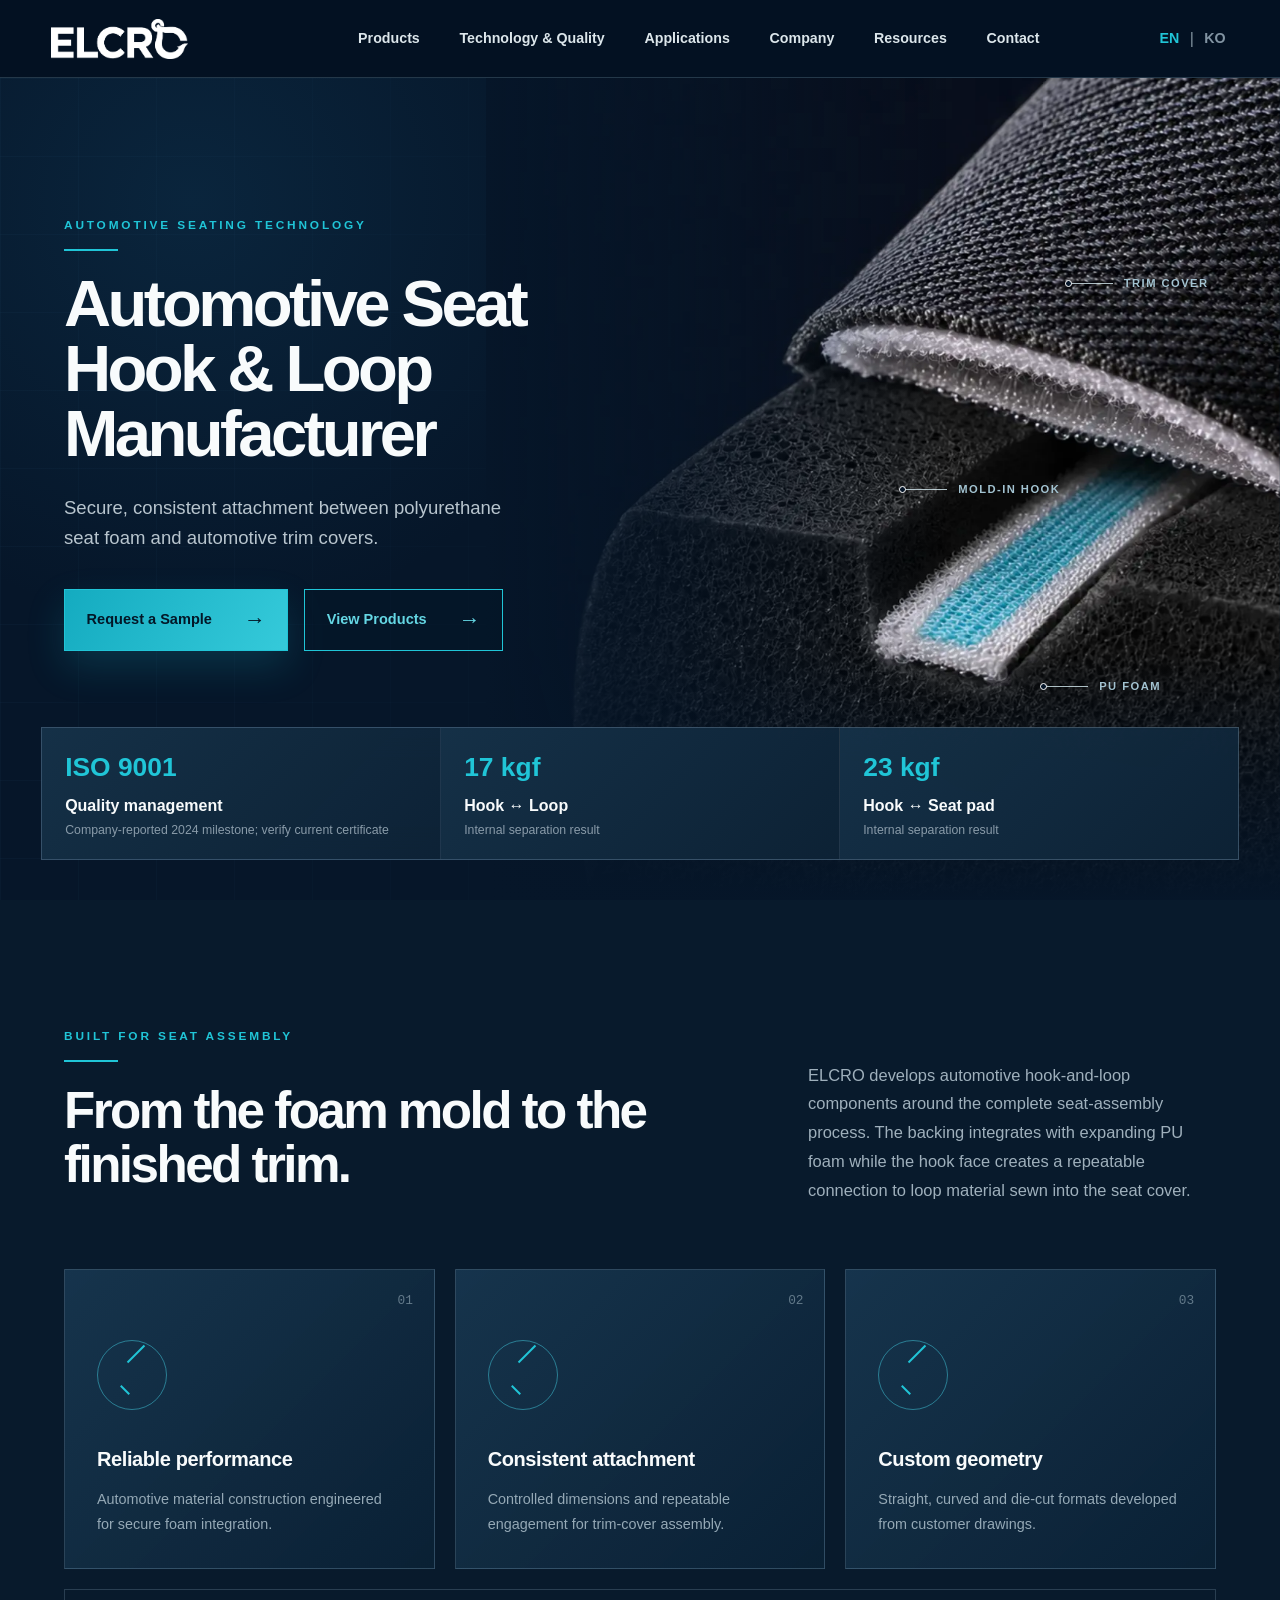
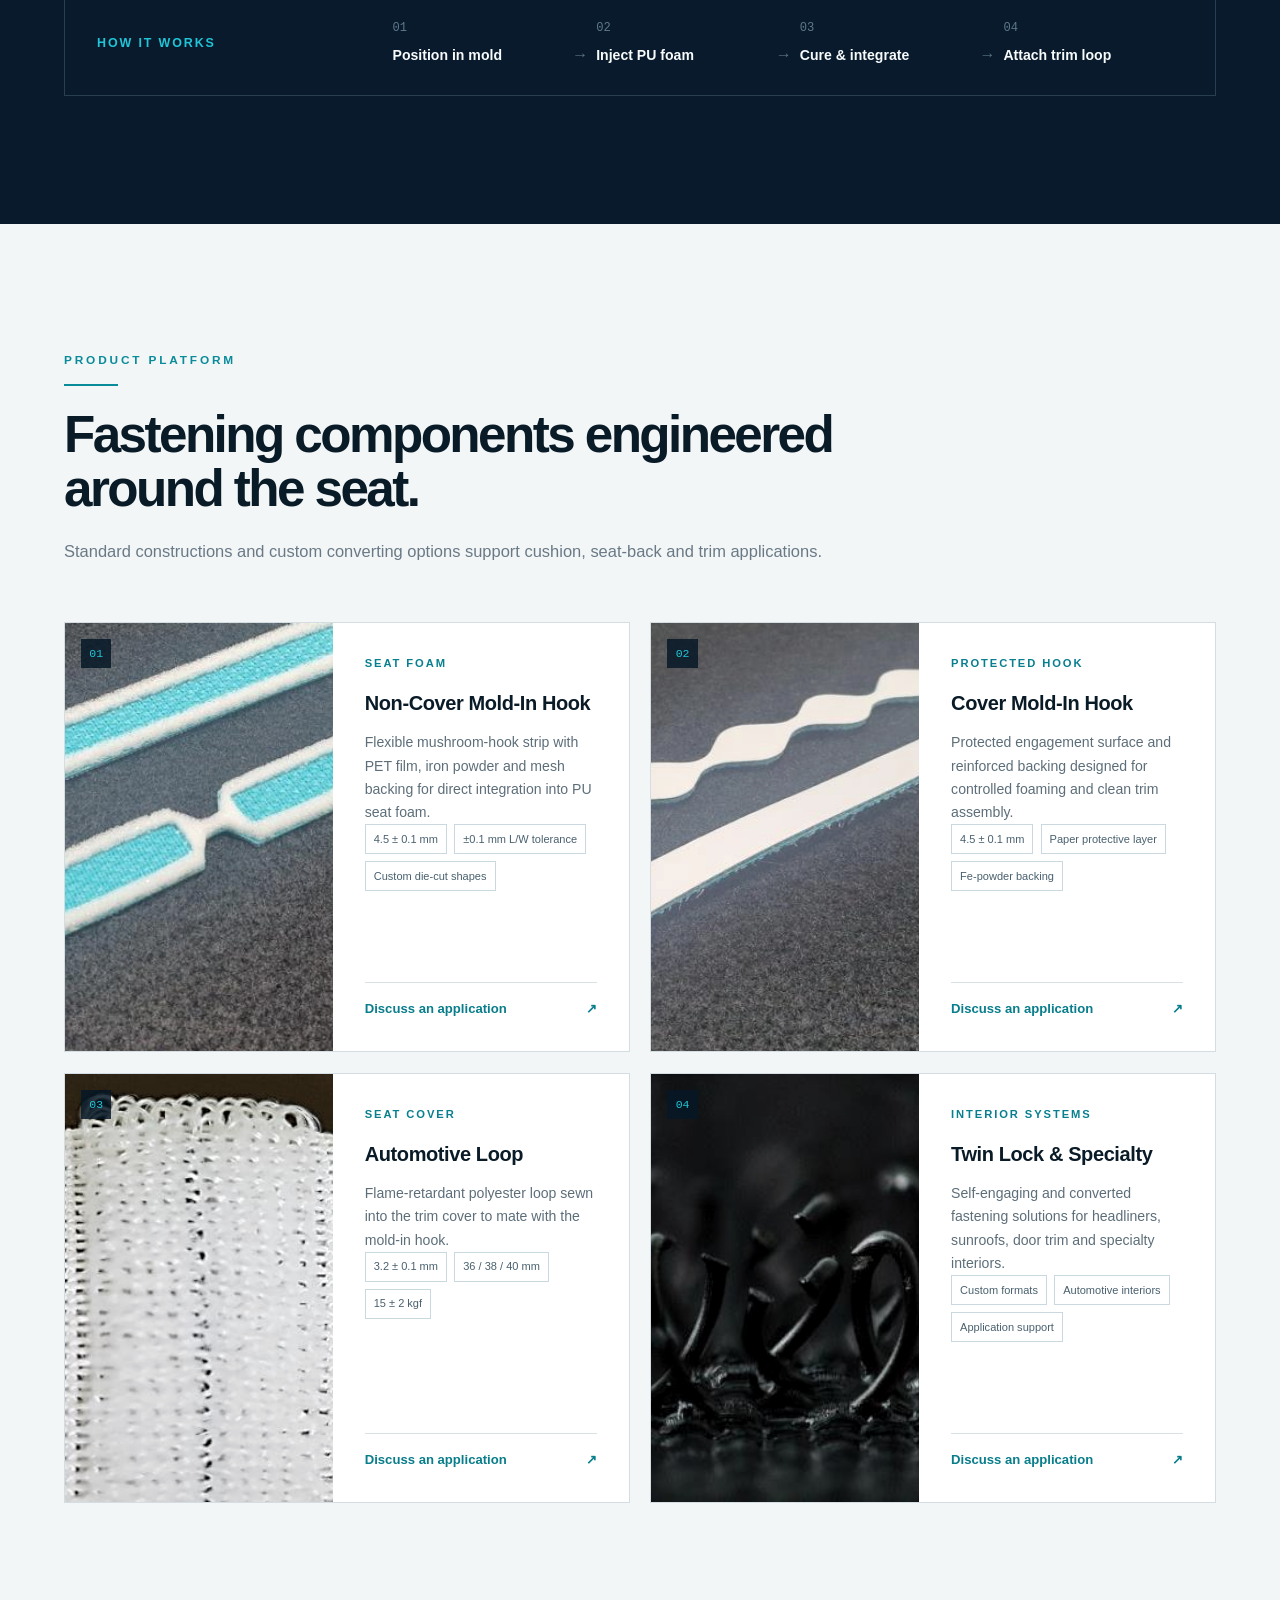
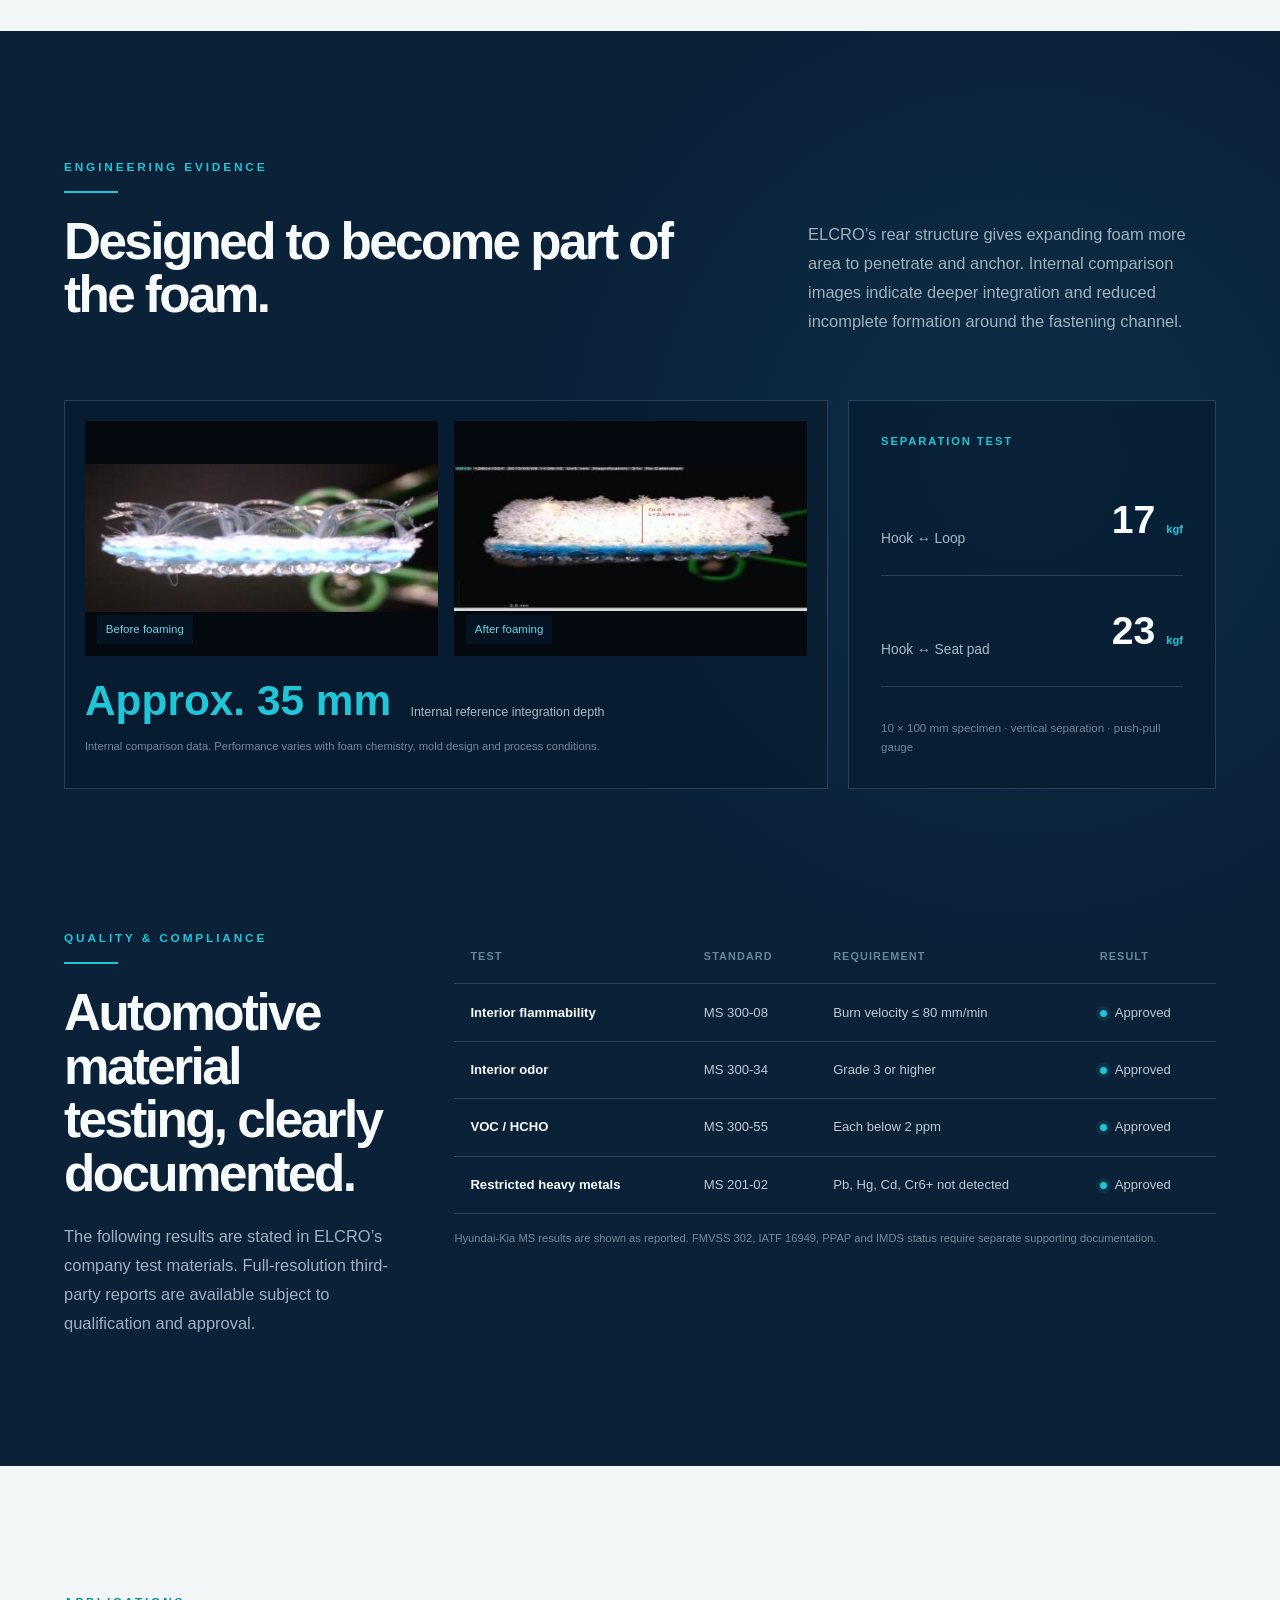
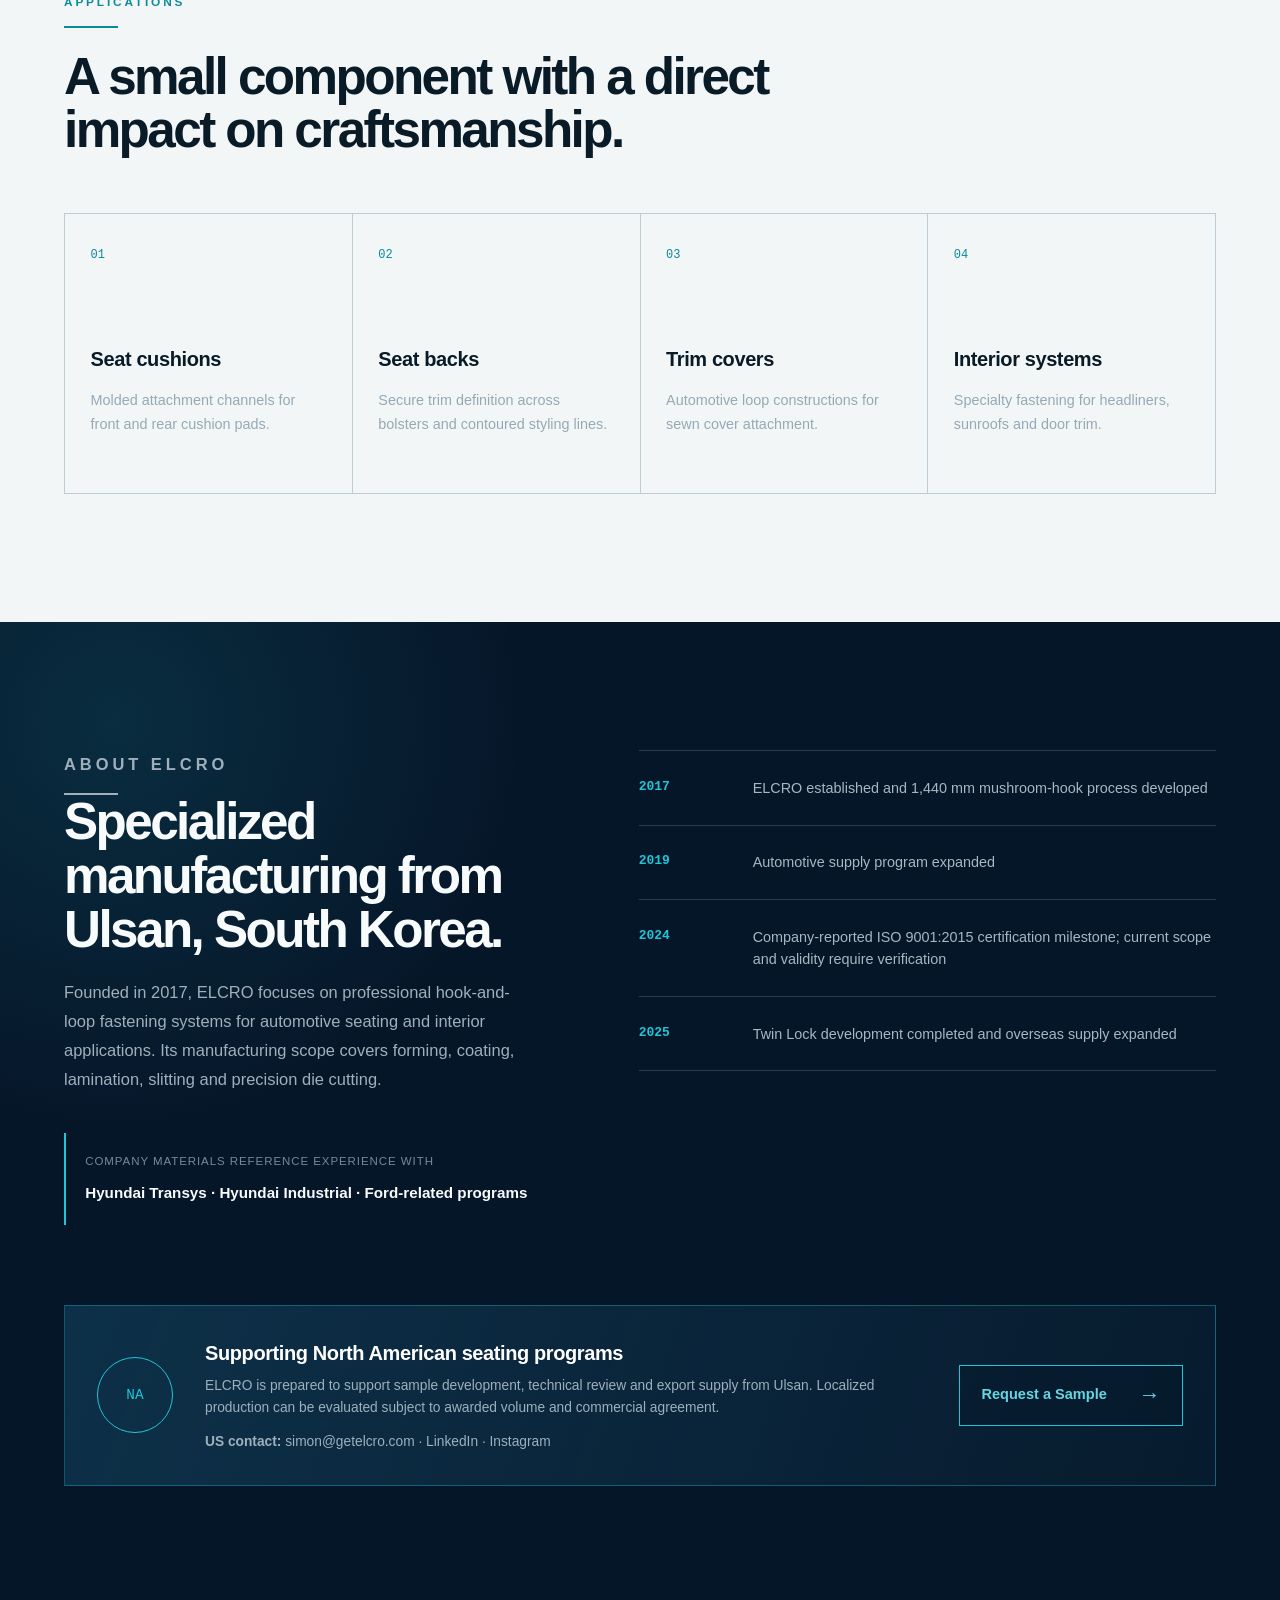
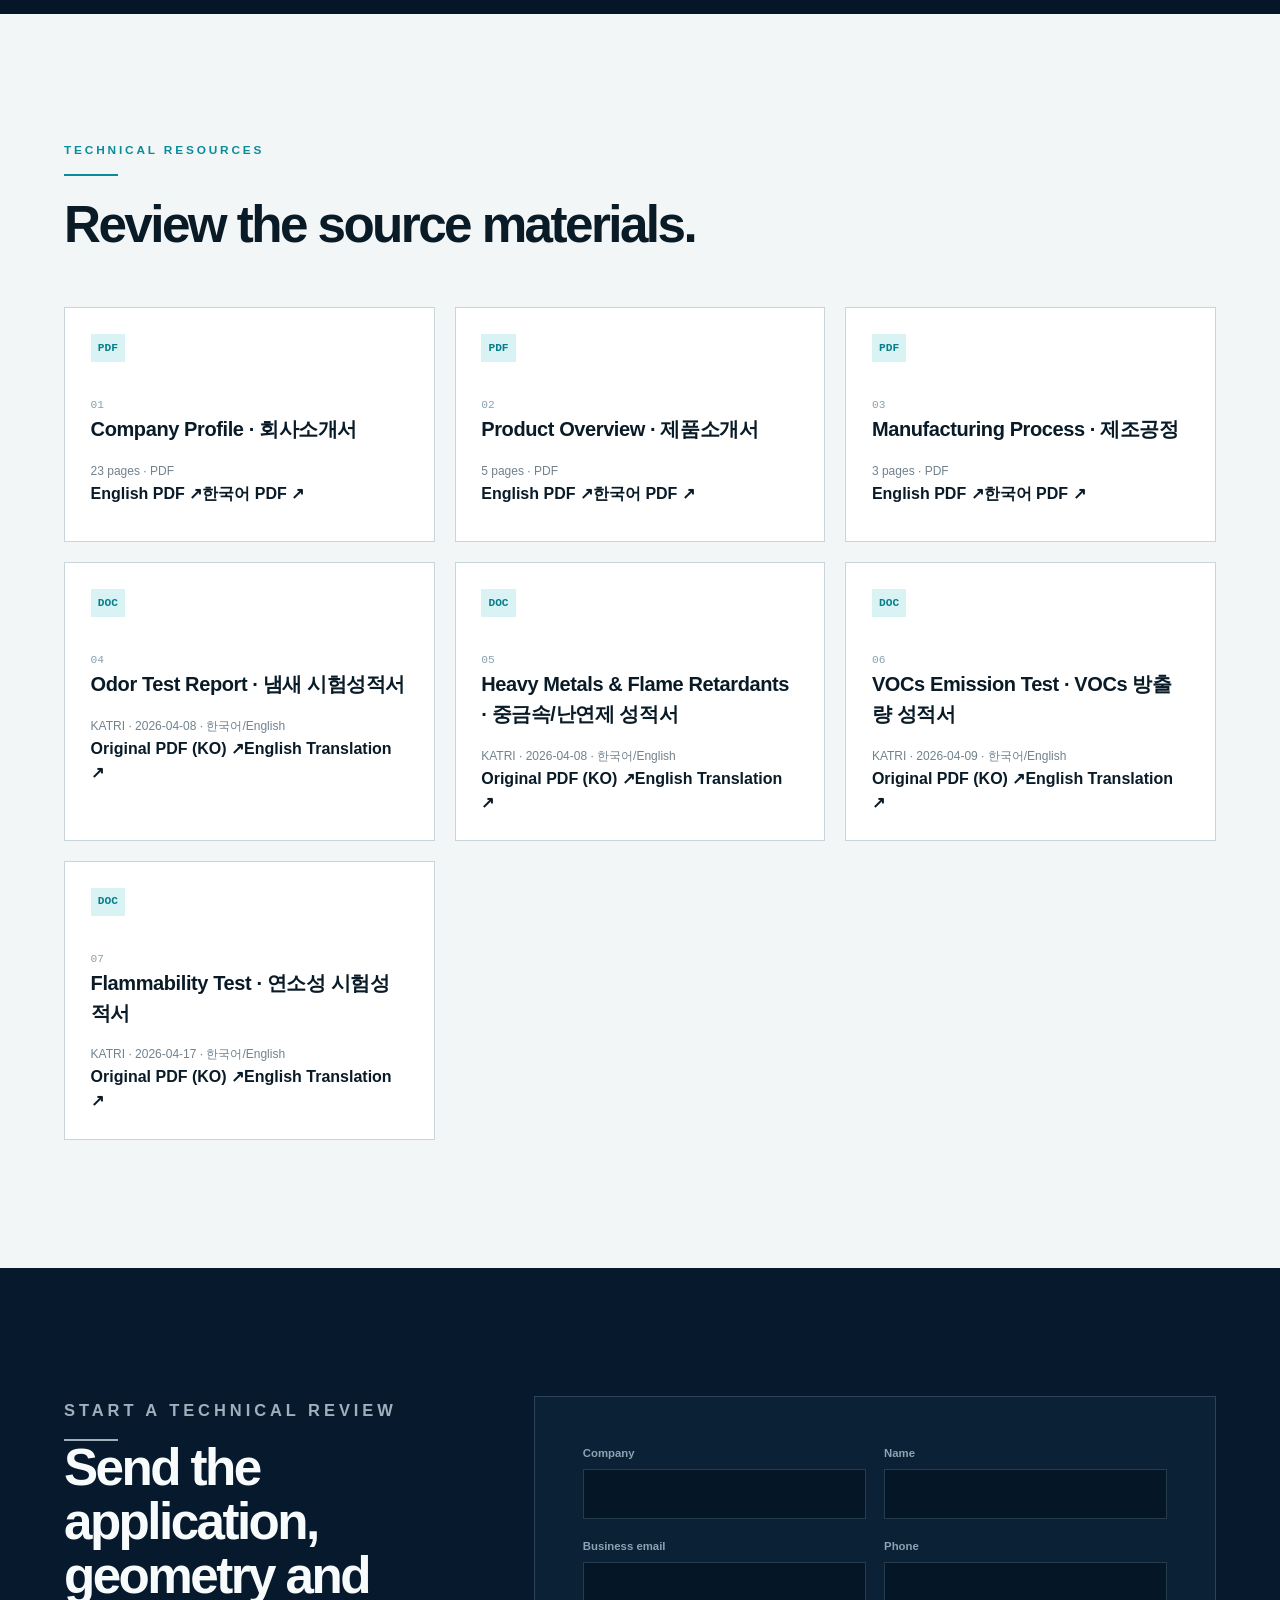
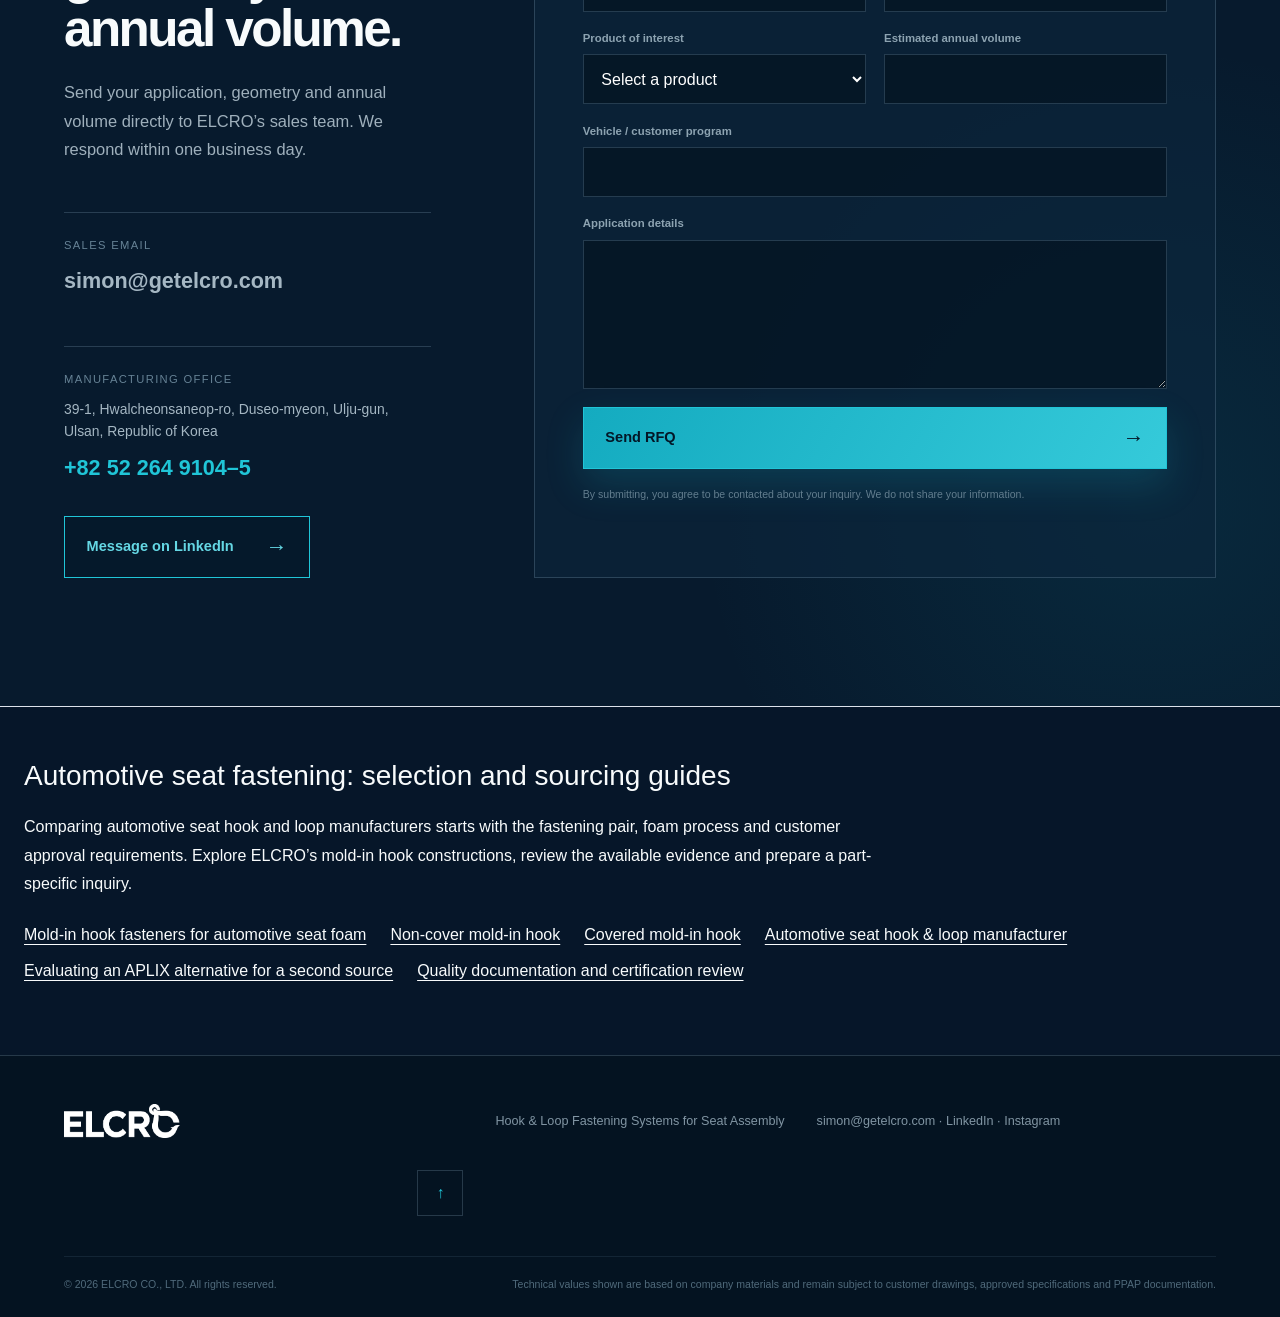
<file: index.html>
<!DOCTYPE html><html lang="en"><head><meta charSet="utf-8"/><meta name="viewport" content="width=device-width, initial-scale=1"/><link rel="preload" as="image" href="images/hero-production.webp" fetchPriority="high"/><link rel="stylesheet" href="_next/static/chunks/0lzzm9ht5tmoj.css" data-precedence="next"/><title>Automotive Seat Hook &amp; Loop Manufacturer | ELCRO</title><meta name="description" content="ELCRO manufactures automotive seat hook and loop fastening systems, including covered and non-cover mold-in hook for PU foam and trim-cover assembly."/><meta name="keywords" content="automotive mold-in hook fastener,automotive seat foam fastener,PU seat foam hook,automotive hook and loop manufacturer,seat trim attachment system"/><meta property="og:title" content="Automotive Seat Hook &amp; Loop Manufacturer | ELCRO"/><meta property="og:description" content="ELCRO manufactures automotive seat hook and loop fastening systems, including covered and non-cover mold-in hook for PU foam and trim-cover assembly."/><meta property="og:type" content="website"/><meta property="og:url" content="https://www.getelcro.com/"/><meta property="og:image" content="https://www.getelcro.com/images/og-image.png"/><meta name="twitter:card" content="summary"/><meta name="twitter:title" content="Automotive Seat Hook &amp; Loop Manufacturer | ELCRO"/><meta name="twitter:description" content="ELCRO manufactures automotive seat hook and loop fastening systems, including covered and non-cover mold-in hook for PU foam and trim-cover assembly."/><link rel="canonical" href="https://www.getelcro.com/"/><link rel="alternate" hreflang="en" href="https://www.getelcro.com/"/><link rel="alternate" hreflang="ko" href="https://www.getelcro.com/ko-index.html"/><link rel="alternate" hreflang="x-default" href="https://www.getelcro.com/"/><script type="application/ld+json">{"@context": "https://schema.org", "@type": "Organization", "@id": "https://www.getelcro.com/#organization", "name": "ELCRO", "legalName": "ELCRO CO., LTD.", "url": "https://www.getelcro.com/", "logo": "https://www.getelcro.com/elcro-logo.png", "description": "Hook and loop fastening systems for automotive seat assembly.", "email": "simon@getelcro.com", "address": {"@type": "PostalAddress", "streetAddress": "39-1, Hwalcheonsaneop-ro, Duseo-myeon", "addressLocality": "Ulju-gun, Ulsan", "addressCountry": "KR"}}</script><!-- Google tag (gtag.js) for getelcro.com --><script async src="https://www.googletagmanager.com/gtag/js?id=G-CCHFV2VJ75"></script><script>window.dataLayer=window.dataLayer||[];function gtag(){dataLayer.push(arguments);}gtag('js',new Date());gtag('config','G-CCHFV2VJ75');</script><link rel="shortcut icon" href="favicon.svg"/><link rel="icon" href="favicon.svg"/><link rel="stylesheet" href="technical-guides.css"/></head><body><div hidden=""><!--$--><!--/$--></div><main><header class="site-header"><a class="wordmark" href="index.html#top" aria-label="ELCRO home"><img src="[data-uri]" alt="ELCRO" style="height:40px;width:auto;display:block"></a><nav class="desktop-nav" aria-label="Primary navigation"><a href="index.html#products">Products</a><a href="index.html#technology">Technology &amp; Quality</a><a href="index.html#applications">Applications</a><a href="index.html#company">Company</a><a href="index.html#resources">Resources</a><a href="index.html#contact">Contact</a></nav><div class="header-actions"><div class="language-switch" aria-label="Language"><button class="active" aria-pressed="true">EN</button><span aria-hidden="true">|</span><button class="" aria-pressed="false" onclick="location.href='ko-index.html'">KO</button></div><button class="menu-toggle" aria-expanded="false" aria-controls="mobile-navigation">Menu</button></div><nav id="mobile-navigation" class="mobile-nav " aria-label="Mobile navigation"><a href="index.html#products">Products</a><a href="index.html#technology">Technology &amp; Quality</a><a href="index.html#applications">Applications</a><a href="index.html#company">Company</a><a href="index.html#resources">Resources</a><a href="index.html#contact">Contact</a></nav></header><section class="hero" id="top"><div class="hero-grid blueprint-grid" aria-hidden="true"></div><div class="hero-copy"><p class="eyebrow">AUTOMOTIVE SEATING TECHNOLOGY</p><h1>Automotive Seat Hook &amp; Loop Manufacturer</h1><p class="hero-body">Secure, consistent attachment between polyurethane seat foam and automotive trim covers.</p><div class="hero-actions"><a class="button primary" href="index.html#contact">Request a Sample<span aria-hidden="true">→</span></a><a class="button secondary" href="index.html#products">View Products<span aria-hidden="true">→</span></a></div></div><div class="hero-visual" role="img" aria-label="Advanced Mold-In Fastening Systems for Automotive Seating"><img src="images/hero-production.webp" alt="" fetchPriority="high"/><div class="hero-gradient"></div><div class="callout callout-trim"><i></i><span>TRIM COVER</span></div><div class="callout callout-hook"><i></i><span>MOLD-IN HOOK</span></div><div class="callout callout-foam"><i></i><span>PU FOAM</span></div></div><div class="proof-bar"><article><p class="proof-value">ISO 9001</p><p class="proof-label">Quality management</p><p class="proof-note"><a href="quality-certifications.html">Company-reported 2024 milestone; verify current certificate</a></p></article><article><p class="proof-value">17 kgf</p><p class="proof-label">Hook ↔ Loop</p><p class="proof-note">Internal separation result</p></article><article><p class="proof-value">23 kgf</p><p class="proof-label">Hook ↔ Seat pad</p><p class="proof-note">Internal separation result</p></article></div></section><section class="section section-dark intro" id="overview"><div class="section-heading split-heading"><div><p class="eyebrow">BUILT FOR SEAT ASSEMBLY</p><h2>From the foam mold to the finished trim.</h2></div><p>ELCRO develops automotive hook-and-loop components around the complete seat-assembly process. The backing integrates with expanding PU foam while the hook face creates a repeatable connection to loop material sewn into the seat cover.</p></div><div class="benefit-grid"><article class="benefit-card"><span class="card-num">01</span><div class="line-icon" aria-hidden="true"><span></span></div><h3>Reliable performance</h3><p>Automotive material construction engineered for secure foam integration.</p></article><article class="benefit-card"><span class="card-num">02</span><div class="line-icon" aria-hidden="true"><span></span></div><h3>Consistent attachment</h3><p>Controlled dimensions and repeatable engagement for trim-cover assembly.</p></article><article class="benefit-card"><span class="card-num">03</span><div class="line-icon" aria-hidden="true"><span></span></div><h3>Custom geometry</h3><p>Straight, curved and die-cut formats developed from customer drawings.</p></article></div><div class="process-panel"><p class="process-label">How it works</p><ol><li><span>01</span><strong>Position in mold</strong></li><li><span>02</span><strong>Inject PU foam</strong></li><li><span>03</span><strong>Cure &amp; integrate</strong></li><li><span>04</span><strong>Attach trim loop</strong></li></ol></div></section><section class="section section-light" id="products"><div class="section-heading"><p class="eyebrow dark">PRODUCT PLATFORM</p><h2>Fastening components engineered around the seat.</h2><p>Standard constructions and custom converting options support cushion, seat-back and trim applications.</p></div><div class="product-grid"><article class="product-card"><div class="product-image"><img src="images/non-cover-hook-front.jpg" alt="Non-Cover Mold-In Hook" loading="lazy"/><span>01</span></div><div class="product-content"><p class="product-type">SEAT FOAM</p><h3><a href="non-cover-mold-in-hook.html">Non-Cover Mold-In Hook</a></h3><p>Flexible mushroom-hook strip with PET film, iron powder and mesh backing for direct integration into PU seat foam.</p><ul><li>4.5 ± 0.1 mm</li><li>±0.1 mm L/W tolerance</li><li>Custom die-cut shapes</li></ul><a href="index.html#contact">Discuss an application<!-- --> <span aria-hidden="true">↗</span></a></div></article><article class="product-card"><div class="product-image"><img src="images/cover-hook.jpg" alt="Cover Mold-In Hook" loading="lazy"/><span>02</span></div><div class="product-content"><p class="product-type">PROTECTED HOOK</p><h3><a href="covered-mold-in-hook.html">Cover Mold-In Hook</a></h3><p>Protected engagement surface and reinforced backing designed for controlled foaming and clean trim assembly.</p><ul><li>4.5 ± 0.1 mm</li><li>Paper protective layer</li><li>Fe-powder backing</li></ul><a href="index.html#contact">Discuss an application<!-- --> <span aria-hidden="true">↗</span></a></div></article><article class="product-card"><div class="product-image"><img src="images/automotive-loop-macro.jpg" alt="Automotive Loop" loading="lazy"/><span>03</span></div><div class="product-content"><p class="product-type">SEAT COVER</p><h3><a href="automotive-seat-hook-loop-manufacturer.html">Automotive Loop</a></h3><p>Flame-retardant polyester loop sewn into the trim cover to mate with the mold-in hook.</p><ul><li>3.2 ± 0.1 mm</li><li>36 / 38 / 40 mm</li><li>15 ± 2 kgf</li></ul><a href="index.html#contact">Discuss an application<!-- --> <span aria-hidden="true">↗</span></a></div></article><article class="product-card"><div class="product-image"><img src="images/textile-hook-macro.jpg" alt="Twin Lock &amp; Specialty" loading="lazy"/><span>04</span></div><div class="product-content"><p class="product-type">INTERIOR SYSTEMS</p><h3>Twin Lock &amp; Specialty</h3><p>Self-engaging and converted fastening solutions for headliners, sunroofs, door trim and specialty interiors.</p><ul><li>Custom formats</li><li>Automotive interiors</li><li>Application support</li></ul><a href="index.html#contact">Discuss an application<!-- --> <span aria-hidden="true">↗</span></a></div></article></div></section><section class="section section-navy" id="technology"><div class="section-heading split-heading"><div><p class="eyebrow">ENGINEERING EVIDENCE</p><h2>Designed to become part of the foam.</h2></div><p>ELCRO’s rear structure gives expanding foam more area to penetrate and anchor. Internal comparison images indicate deeper integration and reduced incomplete formation around the fastening channel.</p></div><div class="technology-grid"><article class="foam-evidence"><div class="evidence-images"><figure><img src="images/hook-before-foaming.jpg" alt="Before foaming" loading="lazy"/><figcaption>Before foaming</figcaption></figure><figure><img src="images/hook-after-foaming.jpg" alt="After foaming" loading="lazy"/><figcaption>After foaming</figcaption></figure></div><div class="integration-stat"><strong>Approx. 35 mm</strong><span>Internal reference integration depth</span></div><p class="fine-print">Internal comparison data. Performance varies with foam chemistry, mold design and process conditions.</p></article><article class="test-panel"><p class="panel-kicker">Separation test</p><div class="test-result"><span>Hook ↔ Loop</span><strong>17 <small>kgf</small></strong></div><div class="test-result"><span>Hook ↔ Seat pad</span><strong>23 <small>kgf</small></strong></div><p class="test-method">10 × 100 mm specimen · vertical separation · push-pull gauge</p></article></div><div class="quality-block"><div class="quality-intro"><p class="eyebrow">QUALITY &amp; COMPLIANCE</p><h2>Automotive material testing, clearly documented.</h2><p>The following results are stated in ELCRO’s company test materials. Full-resolution third-party reports are available subject to qualification and approval.</p></div><div class="quality-table-wrap"><table><thead><tr><th>Test</th><th>Standard</th><th>Requirement</th><th>Result</th></tr></thead><tbody><tr><td>Interior flammability</td><td>MS 300-08</td><td>Burn velocity ≤ 80 mm/min</td><td><span class="status-dot"></span>Approved</td></tr><tr><td>Interior odor</td><td>MS 300-34</td><td>Grade 3 or higher</td><td><span class="status-dot"></span>Approved</td></tr><tr><td>VOC / HCHO</td><td>MS 300-55</td><td>Each below 2 ppm</td><td><span class="status-dot"></span>Approved</td></tr><tr><td>Restricted heavy metals</td><td>MS 201-02</td><td>Pb, Hg, Cd, Cr6+ not detected</td><td><span class="status-dot"></span>Approved</td></tr></tbody></table><p class="fine-print">Hyundai-Kia MS results are shown as reported. FMVSS 302, IATF 16949, PPAP and IMDS status require separate supporting documentation.</p></div></div></section><section class="section section-light" id="applications"><div class="section-heading"><p class="eyebrow dark">APPLICATIONS</p><h2>A small component with a direct impact on craftsmanship.</h2></div><div class="application-grid"><article><span>01</span><h3>Seat cushions</h3><p>Molded attachment channels for front and rear cushion pads.</p></article><article><span>02</span><h3>Seat backs</h3><p>Secure trim definition across bolsters and contoured styling lines.</p></article><article><span>03</span><h3>Trim covers</h3><p>Automotive loop constructions for sewn cover attachment.</p></article><article><span>04</span><h3>Interior systems</h3><p>Specialty fastening for headliners, sunroofs and door trim.</p></article></div></section><section class="section company-section" id="company"><div class="company-grid"><div class="company-copy"><p class="eyebrow">ABOUT ELCRO</p><h2>Specialized manufacturing from Ulsan, South Korea.</h2><p>Founded in 2017, ELCRO focuses on professional hook-and-loop fastening systems for automotive seating and interior applications. Its manufacturing scope covers forming, coating, lamination, slitting and precision die cutting.</p><div class="experience"><span>Company materials reference experience with</span><strong>Hyundai Transys · Hyundai Industrial · Ford-related programs</strong></div></div><ol class="timeline"><li><strong>2017</strong><span>ELCRO established and 1,440 mm mushroom-hook process developed</span></li><li><strong>2019</strong><span>Automotive supply program expanded</span></li><li><strong>2024</strong><span>Company-reported ISO 9001:2015 certification milestone; current scope and validity require verification</span></li><li><strong>2025</strong><span>Twin Lock development completed and overseas supply expanded</span></li></ol></div><article class="north-america"><span class="map-mark" aria-hidden="true">NA</span><div><h3>Supporting North American seating programs</h3><p>ELCRO is prepared to support sample development, technical review and export supply from Ulsan. Localized production can be evaluated subject to awarded volume and commercial agreement.</p><p style="margin-top:0.75rem;"><strong>US contact:</strong> <a href="mailto:simon@getelcro.com">simon@getelcro.com</a> · <a href="https://www.linkedin.com/company/elcro-automotive" target="_blank" rel="noreferrer">LinkedIn</a> · <a href="https://www.instagram.com/getelcro" target="_blank" rel="noreferrer">Instagram</a></p></div><a class="button secondary" href="index.html#contact">Request a Sample<!-- --> <span aria-hidden="true">→</span></a></article></section><section class="section section-light" id="resources"><div class="section-heading"><p class="eyebrow dark">TECHNICAL RESOURCES</p><h2>Review the source materials.</h2></div><div class="resource-grid"><div class="resource-card"><span class="pdf-icon" aria-hidden="true">PDF</span><div><p>01</p><h3>Company Profile · 회사소개서</h3><span>23 pages · PDF</span></div><div class="lang-downloads"><a href="downloads/elcro-company-profile-en.pdf" target="_blank" rel="noreferrer"><strong>English PDF<!-- --> <span aria-hidden="true">↗</span></strong></a><a href="downloads/elcro-company-profile-ko.pdf" target="_blank" rel="noreferrer"><strong>한국어 PDF<!-- --> <span aria-hidden="true">↗</span></strong></a></div></div><div class="resource-card"><span class="pdf-icon" aria-hidden="true">PDF</span><div><p>02</p><h3>Product Overview · 제품소개서</h3><span>5 pages · PDF</span></div><div class="lang-downloads"><a href="downloads/elcro-product-overview-en.pdf" target="_blank" rel="noreferrer"><strong>English PDF<!-- --> <span aria-hidden="true">↗</span></strong></a><a href="downloads/elcro-product-overview-ko.pdf" target="_blank" rel="noreferrer"><strong>한국어 PDF<!-- --> <span aria-hidden="true">↗</span></strong></a></div></div><div class="resource-card"><span class="pdf-icon" aria-hidden="true">PDF</span><div><p>03</p><h3>Manufacturing Process · 제조공정</h3><span>3 pages · PDF</span></div><div class="lang-downloads"><a href="downloads/elcro-manufacturing-process-en.pdf" target="_blank" rel="noreferrer"><strong>English PDF<!-- --> <span aria-hidden="true">↗</span></strong></a><a href="downloads/elcro-manufacturing-process-ko.pdf" target="_blank" rel="noreferrer"><strong>한국어 PDF<!-- --> <span aria-hidden="true">↗</span></strong></a></div></div><div class="resource-card"><span class="pdf-icon" aria-hidden="true">DOC</span><div><p>04</p><h3>Odor Test Report · 냄새 시험성적서</h3><span>KATRI · 2026-04-08 · 한국어/English</span></div><div class="lang-downloads"><a href="downloads/elcro-test-report-odor-ko.pdf" target="_blank" rel="noreferrer"><strong>Original PDF (KO)<!-- --> <span aria-hidden="true">↗</span></strong></a><a href="standards/test-0408.html" target="_blank" rel="noreferrer"><strong>English Translation<!-- --> <span aria-hidden="true">↗</span></strong></a></div></div><div class="resource-card"><span class="pdf-icon" aria-hidden="true">DOC</span><div><p>05</p><h3>Heavy Metals &amp; Flame Retardants · 중금속/난연제 성적서</h3><span>KATRI · 2026-04-08 · 한국어/English</span></div><div class="lang-downloads"><a href="downloads/elcro-test-report-heavymetals-ko.pdf" target="_blank" rel="noreferrer"><strong>Original PDF (KO)<!-- --> <span aria-hidden="true">↗</span></strong></a><a href="standards/test-0408-2.html" target="_blank" rel="noreferrer"><strong>English Translation<!-- --> <span aria-hidden="true">↗</span></strong></a></div></div><div class="resource-card"><span class="pdf-icon" aria-hidden="true">DOC</span><div><p>06</p><h3>VOCs Emission Test · VOCs 방출량 성적서</h3><span>KATRI · 2026-04-09 · 한국어/English</span></div><div class="lang-downloads"><a href="downloads/elcro-test-report-vocs-ko.pdf" target="_blank" rel="noreferrer"><strong>Original PDF (KO)<!-- --> <span aria-hidden="true">↗</span></strong></a><a href="standards/test-vocs-0408.html" target="_blank" rel="noreferrer"><strong>English Translation<!-- --> <span aria-hidden="true">↗</span></strong></a></div></div><div class="resource-card"><span class="pdf-icon" aria-hidden="true">DOC</span><div><p>07</p><h3>Flammability Test · 연소성 시험성적서</h3><span>KATRI · 2026-04-17 · 한국어/English</span></div><div class="lang-downloads"><a href="downloads/elcro-test-report-flammability-ko.pdf" target="_blank" rel="noreferrer"><strong>Original PDF (KO)<!-- --> <span aria-hidden="true">↗</span></strong></a><a href="standards/test-0417.html" target="_blank" rel="noreferrer"><strong>English Translation<!-- --> <span aria-hidden="true">↗</span></strong></a></div></div></div></section><section class="section contact-section" id="contact"><div class="contact-grid"><div class="contact-copy"><p class="eyebrow">START A TECHNICAL REVIEW</p><h2>Send the application, geometry and annual volume.</h2><p>Send your application, geometry and annual volume directly to ELCRO’s sales team. We respond within one business day.</p><div class="contact-details"><span>Sales email</span><p><a href="mailto:simon@getelcro.com" style="color:inherit;font-weight:600;">simon@getelcro.com</a></p></div><div class="contact-details"><span>Manufacturing office</span><p>39-1, Hwalcheonsaneop-ro, Duseo-myeon, Ulju-gun, Ulsan, Republic of Korea</p><a href="tel:+82522649104">+82 52 264 9104–5</a></div><a class="button secondary" href="https://www.linkedin.com/company/elcro-automotive" target="_blank" rel="noreferrer">Message on LinkedIn<!-- --> <span aria-hidden="true">→</span></a></div><form class="rfq-form"><div class="form-row"><label><span>Company</span><input required="" name="company"/></label><label><span>Name</span><input required="" name="name"/></label></div><div class="form-row"><label><span>Business email</span><input type="email" required="" name="email"/></label><label><span>Phone</span><input type="tel" name="phone"/></label></div><div class="form-row"><label><span>Product of interest</span><select name="product" required=""><option value="" disabled="" selected="">Select a product</option><option>Non-Cover Mold-In Hook</option><option>Cover Mold-In Hook</option><option>Automotive Loop</option><option>Twin Lock</option><option>Custom application</option></select></label><label><span>Estimated annual volume</span><input name="volume"/></label></div><label><span>Vehicle / customer program</span><input name="program"/></label><label><span>Application details</span><textarea name="message" rows="5" required=""></textarea></label><button class="button primary form-submit" type="submit">Send RFQ<!-- --> <span aria-hidden="true">→</span></button><p class="form-note" style="display:none;color:#1a7f37;font-weight:600;">Thank you — your RFQ was sent. Our sales team will respond within one business day.</p><p class="form-privacy">By submitting, you agree to be contacted about your inquiry. We do not share your information.</p></form></div></section><section class="guide-home" id="technical-guides"><h2>Automotive seat fastening: selection and sourcing guides</h2><p>Comparing automotive seat hook and loop manufacturers starts with the fastening pair, foam process and customer approval requirements. Explore ELCRO’s mold-in hook constructions, review the available evidence and prepare a part-specific inquiry.</p><nav class="guide-links" aria-label="Technical buying guides"><a href="mold-in-hook.html">Mold-in hook fasteners for automotive seat foam</a><a href="non-cover-mold-in-hook.html">Non-cover mold-in hook</a><a href="covered-mold-in-hook.html">Covered mold-in hook</a><a href="automotive-seat-hook-loop-manufacturer.html">Automotive seat hook &amp; loop manufacturer</a><a href="aplix-alternative-second-source.html">Evaluating an APLIX alternative for a second source</a><a href="quality-certifications.html">Quality documentation and certification review</a></nav></section><footer><div class="footer-main"><a class="wordmark" href="index.html#top"><img src="[data-uri]" alt="ELCRO" style="height:34px;width:auto;display:block"></a><p>Hook &amp; Loop Fastening Systems for Seat Assembly</p><p><a href="mailto:simon@getelcro.com" style="color:inherit;">simon@getelcro.com</a> · <a href="https://www.linkedin.com/company/elcro-automotive" target="_blank" rel="noreferrer" style="color:inherit;">LinkedIn</a> · <a href="https://www.instagram.com/getelcro" target="_blank" rel="noreferrer" style="color:inherit;">Instagram</a></p><a href="index.html#top" aria-label="Back to top">↑</a></div><div class="footer-bottom"><p>© <!-- -->2026<!-- --> <!-- -->ELCRO CO., LTD. All rights reserved.</p><p>Technical values shown are based on company materials and remain subject to customer drawings, approved specifications and PPAP documentation.</p></div></footer></main><!--$--><!--/$--><script>
(function(){
  var form = document.querySelector('.rfq-form');
  if(!form) return;
  var fresh = form.cloneNode(true);
  form.replaceWith(fresh);
  form = fresh;
  form.addEventListener('submit', function(e){
    e.preventDefault();
    var btn = form.querySelector('.form-submit');
    var note = form.querySelector('.form-note');
    var data = {};
    new FormData(form).forEach(function(v,k){ data[k]=v; });
    data['_subject'] = 'Website RFQ: ' + (data.company||'') + ' \u2014 ' + (data.product||'');
    btn.disabled = true;
    if(btn.firstChild) btn.firstChild.textContent = 'Sending\u2026 ';
    fetch('https://formsubmit.co/ajax/0f2c8254a7e2e703db266498dee0f8e7', {
      method: 'POST',
      headers: {'Content-Type':'application/json','Accept':'application/json'},
      body: JSON.stringify(data)
    }).then(function(r){ if(!r.ok) throw new Error('Request failed'); return r.json(); }).then(function(result){ if(result.success !== true && result.success !== 'true') throw new Error('Submission not accepted');
      btn.style.display = 'none';
      if(note) note.style.display = 'block';
      form.querySelectorAll('input,select,textarea').forEach(function(el){ el.disabled = true; });
    }).catch(function(){
      btn.disabled = false;
      if(btn.firstChild) btn.firstChild.textContent = 'Send RFQ ';
      alert('Something went wrong. Please email simon@getelcro.com directly.');
    });
  });
})();
</script>
<script src="site-navigation.js" defer></script></body></html>
</file>
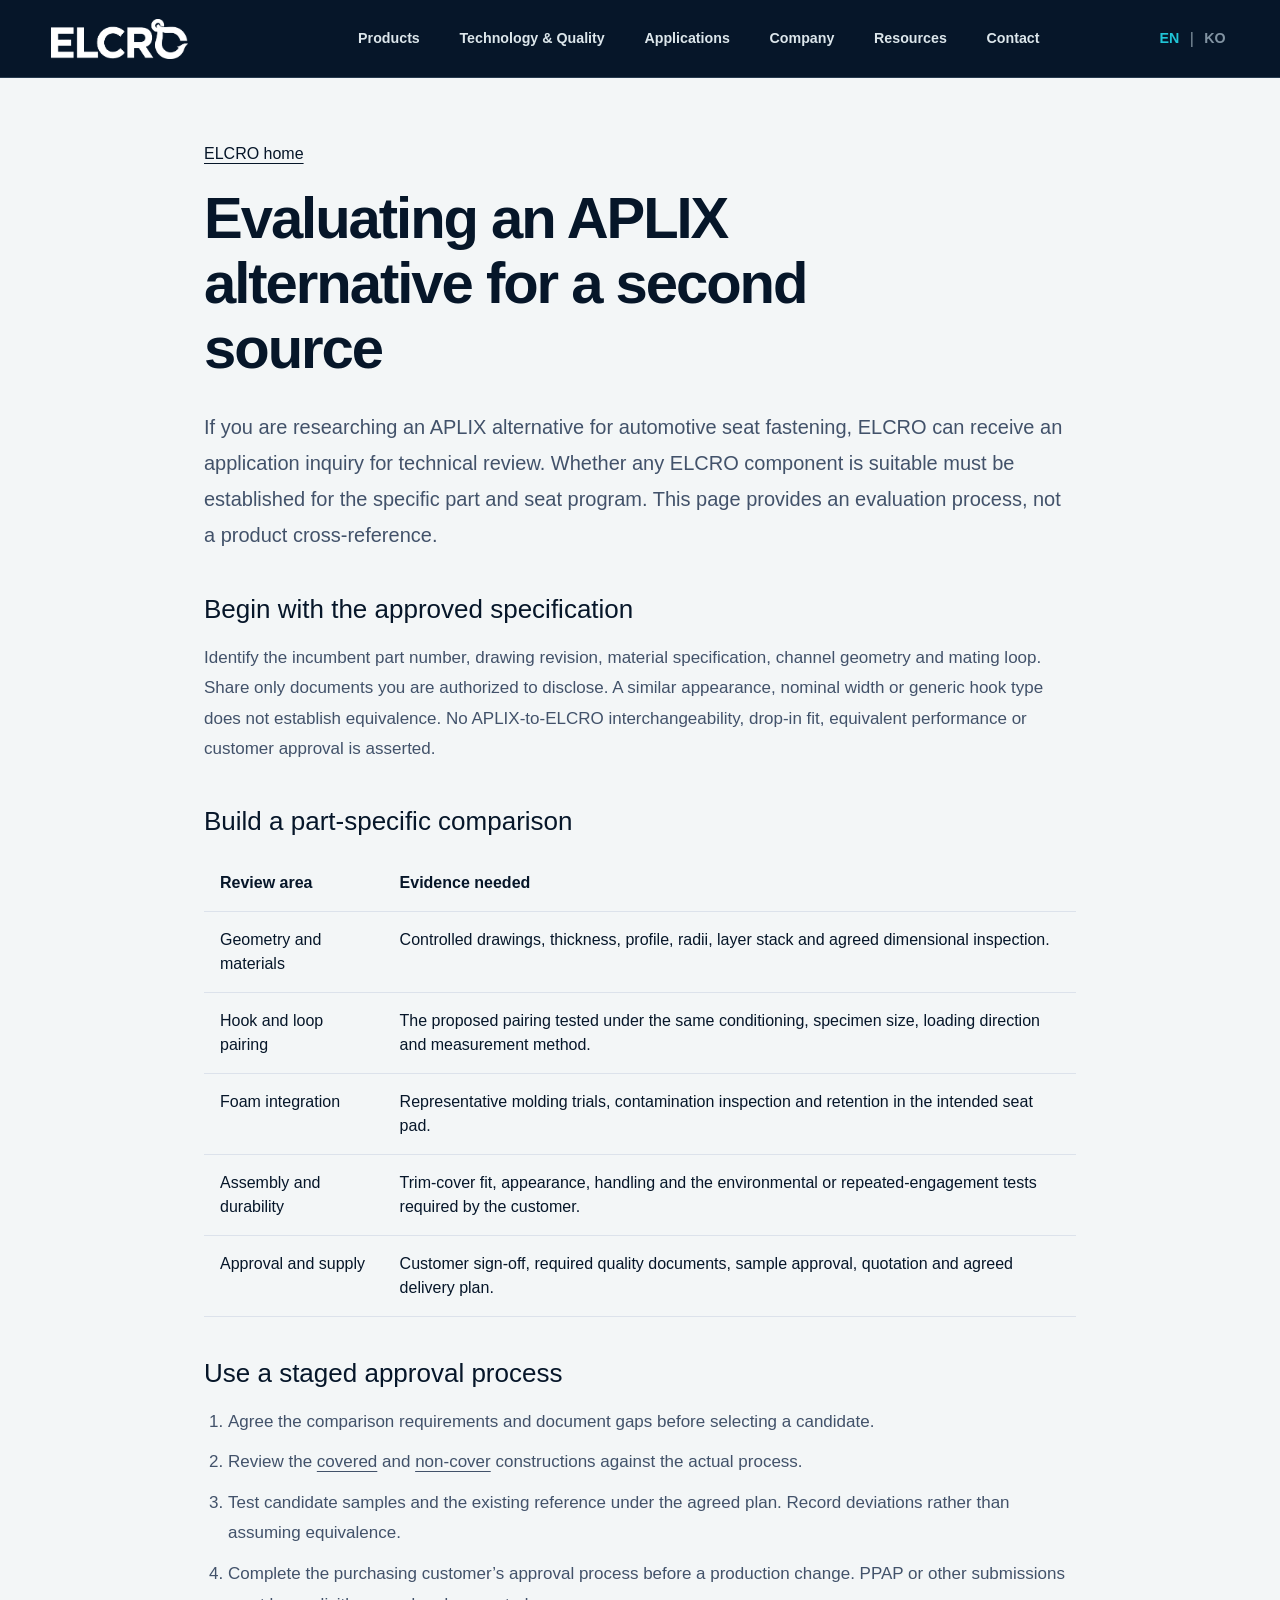
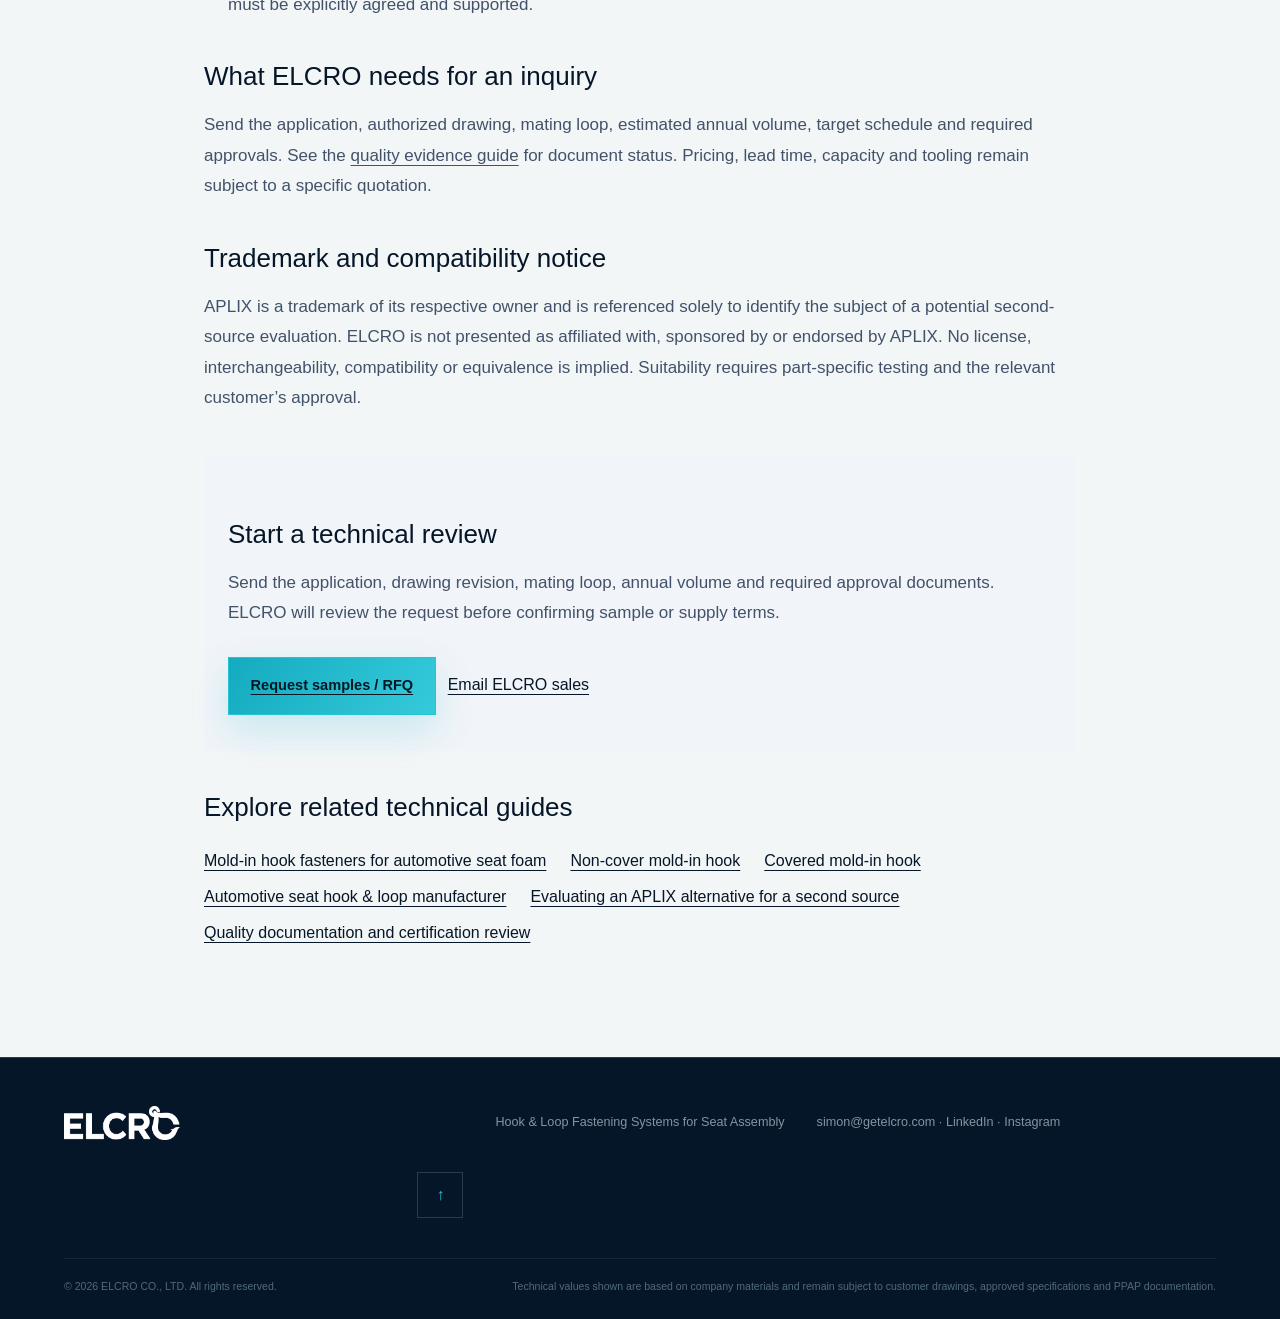
<file: aplix-alternative-second-source.html>
<!DOCTYPE html><html lang="en"><head><meta charset="utf-8"><meta name="viewport" content="width=device-width, initial-scale=1"><title>APLIX Alternative: Second-Source Evaluation Guide | ELCRO</title><meta name="description" content="Evaluate ELCRO as a potential second source for an APLIX-specified seat-fastener application through drawings, paired testing and customer approval."><link rel="canonical" href="https://www.getelcro.com/aplix-alternative-second-source.html"><meta property="og:type" content="website"><meta property="og:title" content="APLIX Alternative: Second-Source Evaluation Guide | ELCRO"><meta property="og:description" content="Evaluate ELCRO as a potential second source for an APLIX-specified seat-fastener application through drawings, paired testing and customer approval."><meta property="og:url" content="https://www.getelcro.com/aplix-alternative-second-source.html"><meta property="og:image" content="https://www.getelcro.com/images/og-image.png"><meta name="twitter:card" content="summary_large_image"><link rel="icon" href="favicon.svg"><link rel="stylesheet" href="_next/static/chunks/0lzzm9ht5tmoj.css"><link rel="stylesheet" href="technical-guides.css"><script type="application/ld+json">[{"@context": "https://schema.org", "@type": "Organization", "@id": "https://www.getelcro.com/#organization", "name": "ELCRO", "legalName": "ELCRO CO., LTD.", "url": "https://www.getelcro.com/", "logo": "https://www.getelcro.com/elcro-logo.png", "description": "Hook and loop fastening systems for automotive seat assembly.", "email": "simon@getelcro.com", "address": {"@type": "PostalAddress", "streetAddress": "39-1, Hwalcheonsaneop-ro, Duseo-myeon", "addressLocality": "Ulju-gun, Ulsan", "addressCountry": "KR"}}, {"@context": "https://schema.org", "@type": "WebPage", "@id": "https://www.getelcro.com/aplix-alternative-second-source.html#webpage", "url": "https://www.getelcro.com/aplix-alternative-second-source.html", "name": "APLIX Alternative: Second-Source Evaluation Guide | ELCRO", "description": "Evaluate ELCRO as a potential second source for an APLIX-specified seat-fastener application through drawings, paired testing and customer approval.", "publisher": {"@id": "https://www.getelcro.com/#organization"}}]</script></head><body class="technical-page"><main><header class="site-header"><a class="wordmark" href="index.html#top" aria-label="ELCRO home"><img src="[data-uri]" alt="ELCRO" style="height:40px;width:auto;display:block"></a><nav class="desktop-nav" aria-label="Primary navigation"><a href="index.html#products">Products</a><a href="index.html#technology">Technology &amp; Quality</a><a href="index.html#applications">Applications</a><a href="index.html#company">Company</a><a href="index.html#resources">Resources</a><a href="index.html#contact">Contact</a></nav><div class="header-actions"><div class="language-switch" aria-label="Language"><button class="active" aria-pressed="true">EN</button><span aria-hidden="true">|</span><button class="" aria-pressed="false" onclick="location.href='ko-index.html'">KO</button></div><button class="menu-toggle" aria-expanded="false" aria-controls="mobile-navigation">Menu</button></div><nav id="mobile-navigation" class="mobile-nav " aria-label="Mobile navigation"><a href="index.html#products">Products</a><a href="index.html#technology">Technology &amp; Quality</a><a href="index.html#applications">Applications</a><a href="index.html#company">Company</a><a href="index.html#resources">Resources</a><a href="index.html#contact">Contact</a></nav></header><article class="guide-copy"><a href="index.html">ELCRO home</a><h1>Evaluating an APLIX alternative for a second source</h1><p class="guide-lead">If you are researching an APLIX alternative for automotive seat fastening, ELCRO can receive an application inquiry for technical review. Whether any ELCRO component is suitable must be established for the specific part and seat program. This page provides an evaluation process, not a product cross-reference.</p><h2>Begin with the approved specification</h2><p>Identify the incumbent part number, drawing revision, material specification, channel geometry and mating loop. Share only documents you are authorized to disclose. A similar appearance, nominal width or generic hook type does not establish equivalence. No APLIX-to-ELCRO interchangeability, drop-in fit, equivalent performance or customer approval is asserted.</p>
<h2>Build a part-specific comparison</h2><div class="guide-table-wrap"><table><thead><tr><th>Review area</th><th>Evidence needed</th></tr></thead><tbody><tr><td>Geometry and materials</td><td>Controlled drawings, thickness, profile, radii, layer stack and agreed dimensional inspection.</td></tr><tr><td>Hook and loop pairing</td><td>The proposed pairing tested under the same conditioning, specimen size, loading direction and measurement method.</td></tr><tr><td>Foam integration</td><td>Representative molding trials, contamination inspection and retention in the intended seat pad.</td></tr><tr><td>Assembly and durability</td><td>Trim-cover fit, appearance, handling and the environmental or repeated-engagement tests required by the customer.</td></tr><tr><td>Approval and supply</td><td>Customer sign-off, required quality documents, sample approval, quotation and agreed delivery plan.</td></tr></tbody></table></div>
<h2>Use a staged approval process</h2><ol><li>Agree the comparison requirements and document gaps before selecting a candidate.</li><li>Review the <a href="covered-mold-in-hook.html">covered</a> and <a href="non-cover-mold-in-hook.html">non-cover</a> constructions against the actual process.</li><li>Test candidate samples and the existing reference under the agreed plan. Record deviations rather than assuming equivalence.</li><li>Complete the purchasing customer’s approval process before a production change. PPAP or other submissions must be explicitly agreed and supported.</li></ol>
<h2>What ELCRO needs for an inquiry</h2><p>Send the application, authorized drawing, mating loop, estimated annual volume, target schedule and required approvals. See the <a href="quality-certifications.html">quality evidence guide</a> for document status. Pricing, lead time, capacity and tooling remain subject to a specific quotation.</p>
<h2>Trademark and compatibility notice</h2><p>APLIX is a trademark of its respective owner and is referenced solely to identify the subject of a potential second-source evaluation. ELCRO is not presented as affiliated with, sponsored by or endorsed by APLIX. No license, interchangeability, compatibility or equivalence is implied. Suitability requires part-specific testing and the relevant customer’s approval.</p><section class="guide-cta"><h2>Start a technical review</h2><p>Send the application, drawing revision, mating loop, annual volume and required approval documents. ELCRO will review the request before confirming sample or supply terms.</p><a class="button primary" href="index.html#contact">Request samples / RFQ</a><a href="mailto:simon@getelcro.com?subject=aplix-alternative-second-source%20technical%20inquiry">Email ELCRO sales</a></section><h2>Explore related technical guides</h2><nav class="guide-links" aria-label="Technical buying guides"><a href="mold-in-hook.html">Mold-in hook fasteners for automotive seat foam</a><a href="non-cover-mold-in-hook.html">Non-cover mold-in hook</a><a href="covered-mold-in-hook.html">Covered mold-in hook</a><a href="automotive-seat-hook-loop-manufacturer.html">Automotive seat hook &amp; loop manufacturer</a><a href="aplix-alternative-second-source.html">Evaluating an APLIX alternative for a second source</a><a href="quality-certifications.html">Quality documentation and certification review</a></nav></article><footer><div class="footer-main"><a class="wordmark" href="index.html#top"><img src="[data-uri]" alt="ELCRO" style="height:34px;width:auto;display:block"></a><p>Hook &amp; Loop Fastening Systems for Seat Assembly</p><p><a href="mailto:simon@getelcro.com" style="color:inherit;">simon@getelcro.com</a> · <a href="https://www.linkedin.com/company/elcro-automotive" target="_blank" rel="noreferrer" style="color:inherit;">LinkedIn</a> · <a href="https://www.instagram.com/getelcro" target="_blank" rel="noreferrer" style="color:inherit;">Instagram</a></p><a href="index.html#top" aria-label="Back to top">↑</a></div><div class="footer-bottom"><p>© <!-- -->2026<!-- --> <!-- -->ELCRO CO., LTD. All rights reserved.</p><p>Technical values shown are based on company materials and remain subject to customer drawings, approved specifications and PPAP documentation.</p></div></footer></main><script src="site-navigation.js" defer></script></body></html>
</file>
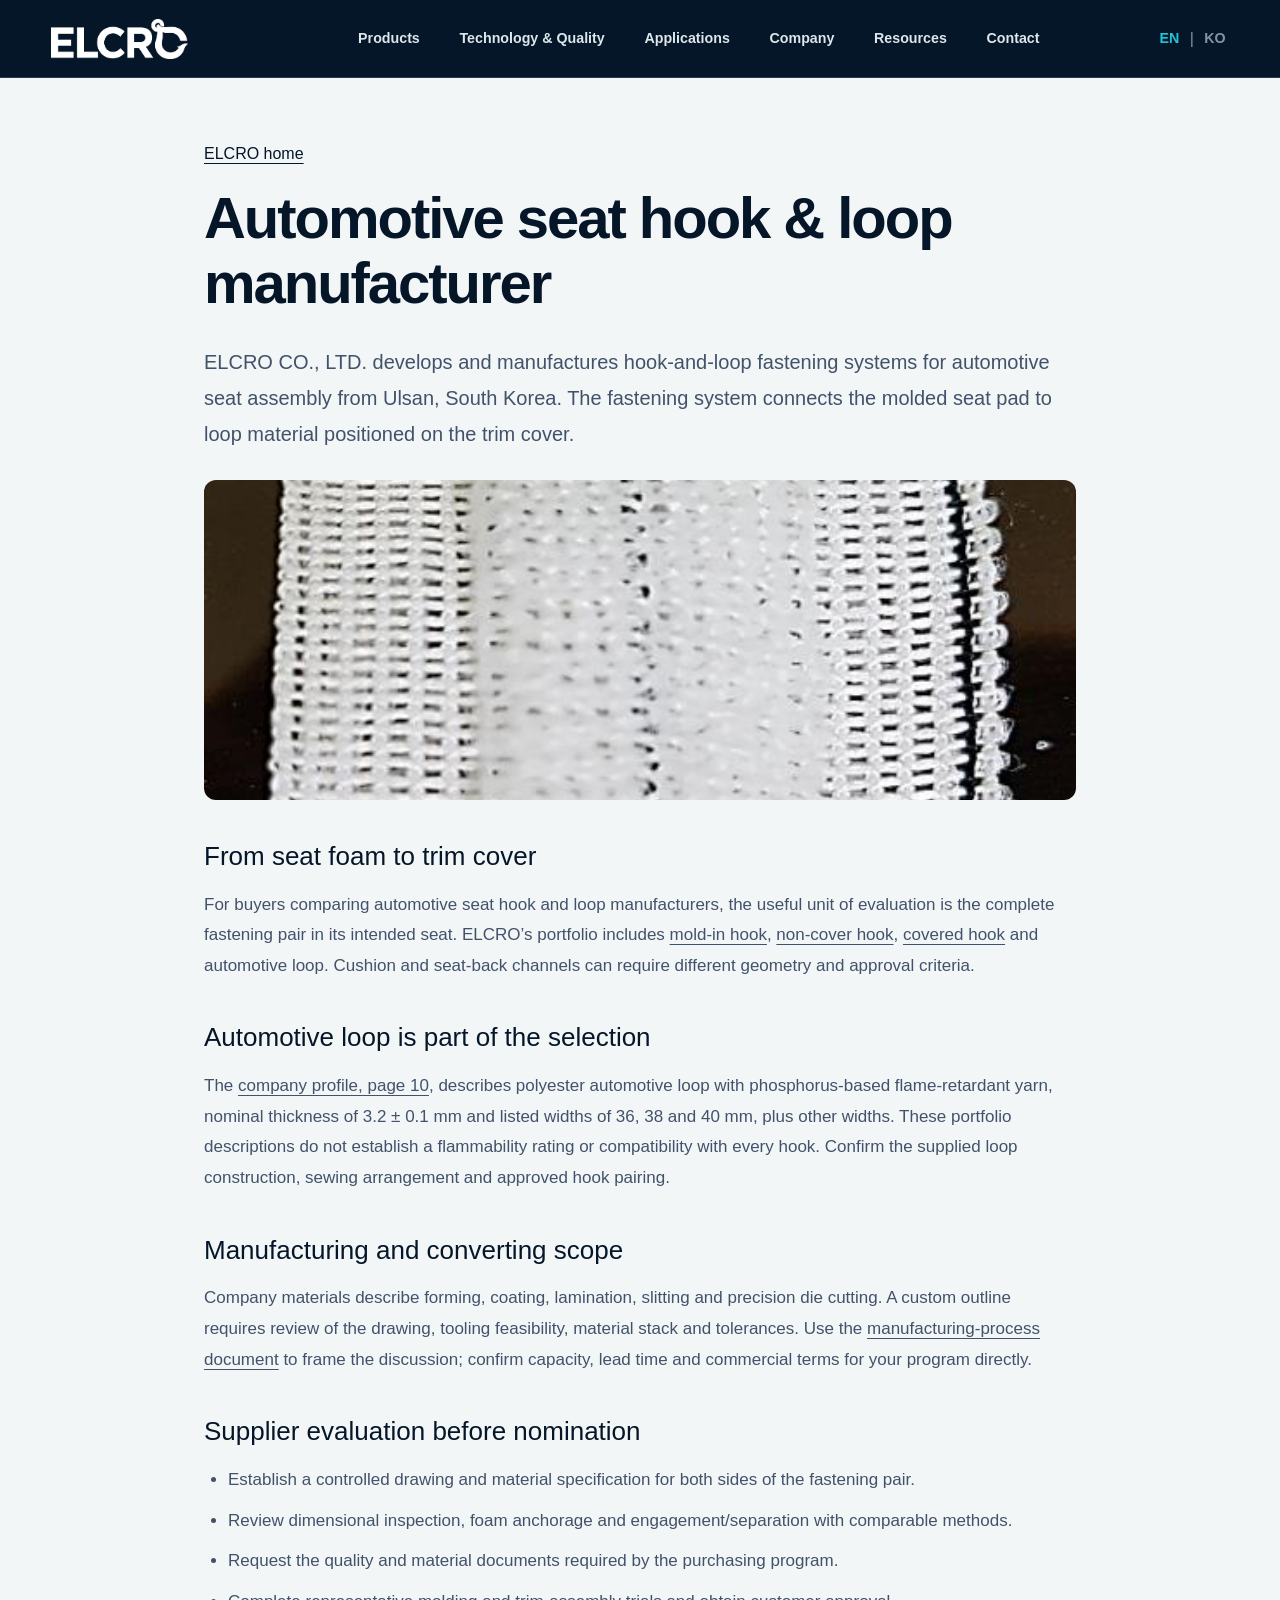
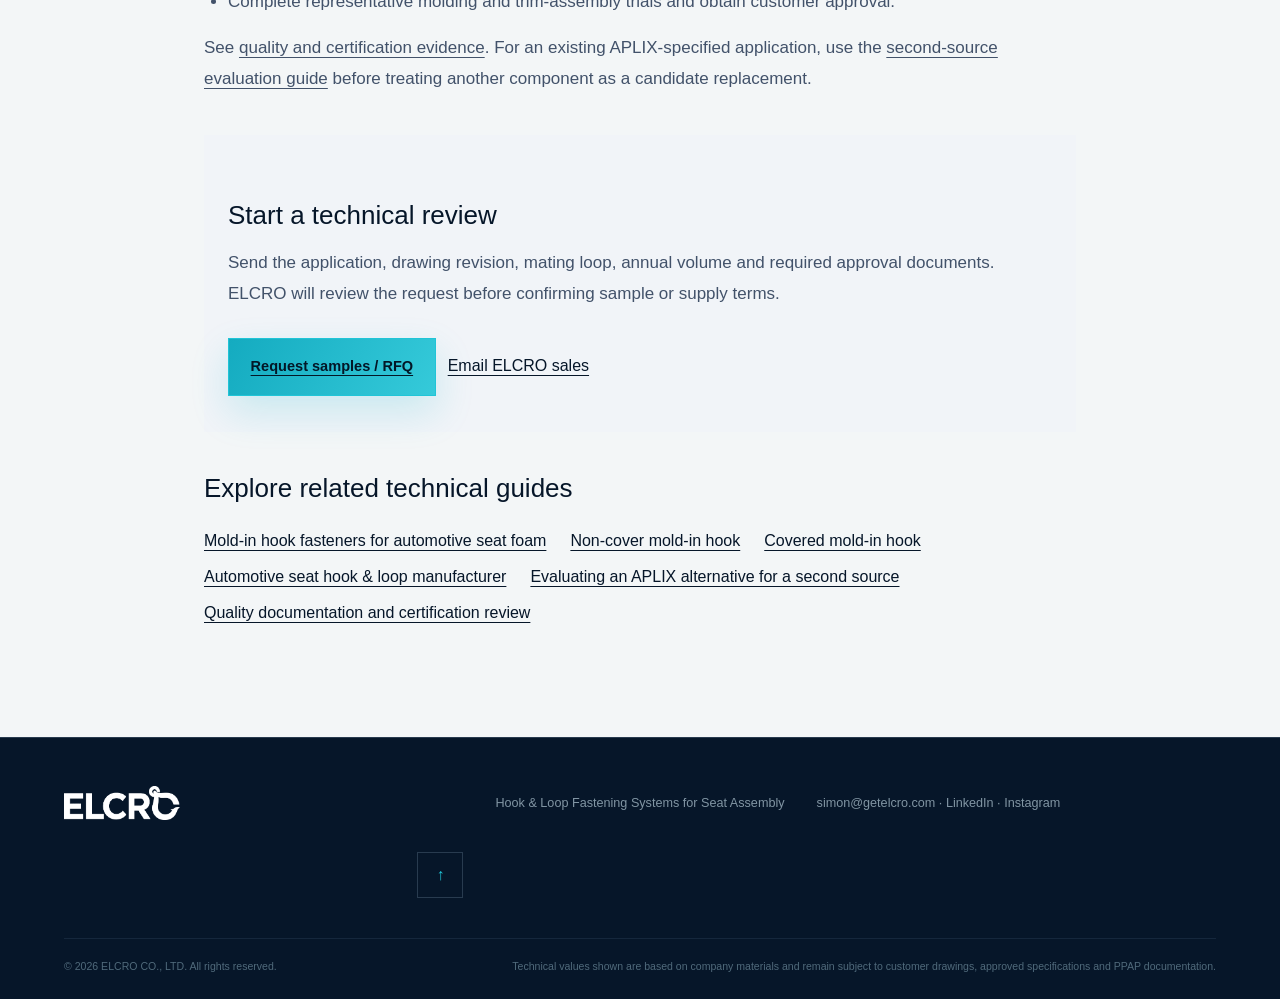
<file: automotive-seat-hook-loop-manufacturer.html>
<!DOCTYPE html><html lang="en"><head><meta charset="utf-8"><meta name="viewport" content="width=device-width, initial-scale=1"><title>Automotive Seat Hook &amp; Loop Manufacturer | ELCRO</title><meta name="description" content="ELCRO manufactures hook and loop fastening systems for automotive seating. Explore mold-in hook variants, trim-cover loop and technical RFQ requirements."><link rel="canonical" href="https://www.getelcro.com/automotive-seat-hook-loop-manufacturer.html"><meta property="og:type" content="website"><meta property="og:title" content="Automotive Seat Hook &amp; Loop Manufacturer | ELCRO"><meta property="og:description" content="ELCRO manufactures hook and loop fastening systems for automotive seating. Explore mold-in hook variants, trim-cover loop and technical RFQ requirements."><meta property="og:url" content="https://www.getelcro.com/automotive-seat-hook-loop-manufacturer.html"><meta property="og:image" content="https://www.getelcro.com/images/og-image.png"><meta name="twitter:card" content="summary_large_image"><link rel="icon" href="favicon.svg"><link rel="stylesheet" href="_next/static/chunks/0lzzm9ht5tmoj.css"><link rel="stylesheet" href="technical-guides.css"><script type="application/ld+json">[{"@context": "https://schema.org", "@type": "Organization", "@id": "https://www.getelcro.com/#organization", "name": "ELCRO", "legalName": "ELCRO CO., LTD.", "url": "https://www.getelcro.com/", "logo": "https://www.getelcro.com/elcro-logo.png", "description": "Hook and loop fastening systems for automotive seat assembly.", "email": "simon@getelcro.com", "address": {"@type": "PostalAddress", "streetAddress": "39-1, Hwalcheonsaneop-ro, Duseo-myeon", "addressLocality": "Ulju-gun, Ulsan", "addressCountry": "KR"}}, {"@context": "https://schema.org", "@type": "WebPage", "@id": "https://www.getelcro.com/automotive-seat-hook-loop-manufacturer.html#webpage", "url": "https://www.getelcro.com/automotive-seat-hook-loop-manufacturer.html", "name": "Automotive Seat Hook & Loop Manufacturer | ELCRO", "description": "ELCRO manufactures hook and loop fastening systems for automotive seating. Explore mold-in hook variants, trim-cover loop and technical RFQ requirements.", "publisher": {"@id": "https://www.getelcro.com/#organization"}}]</script></head><body class="technical-page"><main><header class="site-header"><a class="wordmark" href="index.html#top" aria-label="ELCRO home"><img src="[data-uri]" alt="ELCRO" style="height:40px;width:auto;display:block"></a><nav class="desktop-nav" aria-label="Primary navigation"><a href="index.html#products">Products</a><a href="index.html#technology">Technology &amp; Quality</a><a href="index.html#applications">Applications</a><a href="index.html#company">Company</a><a href="index.html#resources">Resources</a><a href="index.html#contact">Contact</a></nav><div class="header-actions"><div class="language-switch" aria-label="Language"><button class="active" aria-pressed="true">EN</button><span aria-hidden="true">|</span><button class="" aria-pressed="false" onclick="location.href='ko-index.html'">KO</button></div><button class="menu-toggle" aria-expanded="false" aria-controls="mobile-navigation">Menu</button></div><nav id="mobile-navigation" class="mobile-nav " aria-label="Mobile navigation"><a href="index.html#products">Products</a><a href="index.html#technology">Technology &amp; Quality</a><a href="index.html#applications">Applications</a><a href="index.html#company">Company</a><a href="index.html#resources">Resources</a><a href="index.html#contact">Contact</a></nav></header><article class="guide-copy"><a href="index.html">ELCRO home</a><h1>Automotive seat hook &amp; loop manufacturer</h1><p class="guide-lead">ELCRO CO., LTD. develops and manufactures hook-and-loop fastening systems for automotive seat assembly from Ulsan, South Korea. The fastening system connects the molded seat pad to loop material positioned on the trim cover.</p><img class="guide-image" src="images/automotive-loop-macro.jpg" alt="Automotive seat hook &amp; loop manufacturer" width="1000" height="320"><h2>From seat foam to trim cover</h2><p>For buyers comparing automotive seat hook and loop manufacturers, the useful unit of evaluation is the complete fastening pair in its intended seat. ELCRO’s portfolio includes <a href="mold-in-hook.html">mold-in hook</a>, <a href="non-cover-mold-in-hook.html">non-cover hook</a>, <a href="covered-mold-in-hook.html">covered hook</a> and automotive loop. Cushion and seat-back channels can require different geometry and approval criteria.</p>
<h2>Automotive loop is part of the selection</h2><p>The <a href="downloads/elcro-company-profile-en.pdf">company profile, page 10</a>, describes polyester automotive loop with phosphorus-based flame-retardant yarn, nominal thickness of 3.2 ± 0.1 mm and listed widths of 36, 38 and 40 mm, plus other widths. These portfolio descriptions do not establish a flammability rating or compatibility with every hook. Confirm the supplied loop construction, sewing arrangement and approved hook pairing.</p>
<h2>Manufacturing and converting scope</h2><p>Company materials describe forming, coating, lamination, slitting and precision die cutting. A custom outline requires review of the drawing, tooling feasibility, material stack and tolerances. Use the <a href="downloads/elcro-manufacturing-process-en.pdf">manufacturing-process document</a> to frame the discussion; confirm capacity, lead time and commercial terms for your program directly.</p>
<h2>Supplier evaluation before nomination</h2><ul><li>Establish a controlled drawing and material specification for both sides of the fastening pair.</li><li>Review dimensional inspection, foam anchorage and engagement/separation with comparable methods.</li><li>Request the quality and material documents required by the purchasing program.</li><li>Complete representative molding and trim-assembly trials and obtain customer approval.</li></ul><p>See <a href="quality-certifications.html">quality and certification evidence</a>. For an existing APLIX-specified application, use the <a href="aplix-alternative-second-source.html">second-source evaluation guide</a> before treating another component as a candidate replacement.</p><section class="guide-cta"><h2>Start a technical review</h2><p>Send the application, drawing revision, mating loop, annual volume and required approval documents. ELCRO will review the request before confirming sample or supply terms.</p><a class="button primary" href="index.html#contact">Request samples / RFQ</a><a href="mailto:simon@getelcro.com?subject=automotive-seat-hook-loop-manufacturer%20technical%20inquiry">Email ELCRO sales</a></section><h2>Explore related technical guides</h2><nav class="guide-links" aria-label="Technical buying guides"><a href="mold-in-hook.html">Mold-in hook fasteners for automotive seat foam</a><a href="non-cover-mold-in-hook.html">Non-cover mold-in hook</a><a href="covered-mold-in-hook.html">Covered mold-in hook</a><a href="automotive-seat-hook-loop-manufacturer.html">Automotive seat hook &amp; loop manufacturer</a><a href="aplix-alternative-second-source.html">Evaluating an APLIX alternative for a second source</a><a href="quality-certifications.html">Quality documentation and certification review</a></nav></article><footer><div class="footer-main"><a class="wordmark" href="index.html#top"><img src="[data-uri]" alt="ELCRO" style="height:34px;width:auto;display:block"></a><p>Hook &amp; Loop Fastening Systems for Seat Assembly</p><p><a href="mailto:simon@getelcro.com" style="color:inherit;">simon@getelcro.com</a> · <a href="https://www.linkedin.com/company/elcro-automotive" target="_blank" rel="noreferrer" style="color:inherit;">LinkedIn</a> · <a href="https://www.instagram.com/getelcro" target="_blank" rel="noreferrer" style="color:inherit;">Instagram</a></p><a href="index.html#top" aria-label="Back to top">↑</a></div><div class="footer-bottom"><p>© <!-- -->2026<!-- --> <!-- -->ELCRO CO., LTD. All rights reserved.</p><p>Technical values shown are based on company materials and remain subject to customer drawings, approved specifications and PPAP documentation.</p></div></footer></main><script src="site-navigation.js" defer></script></body></html>
</file>
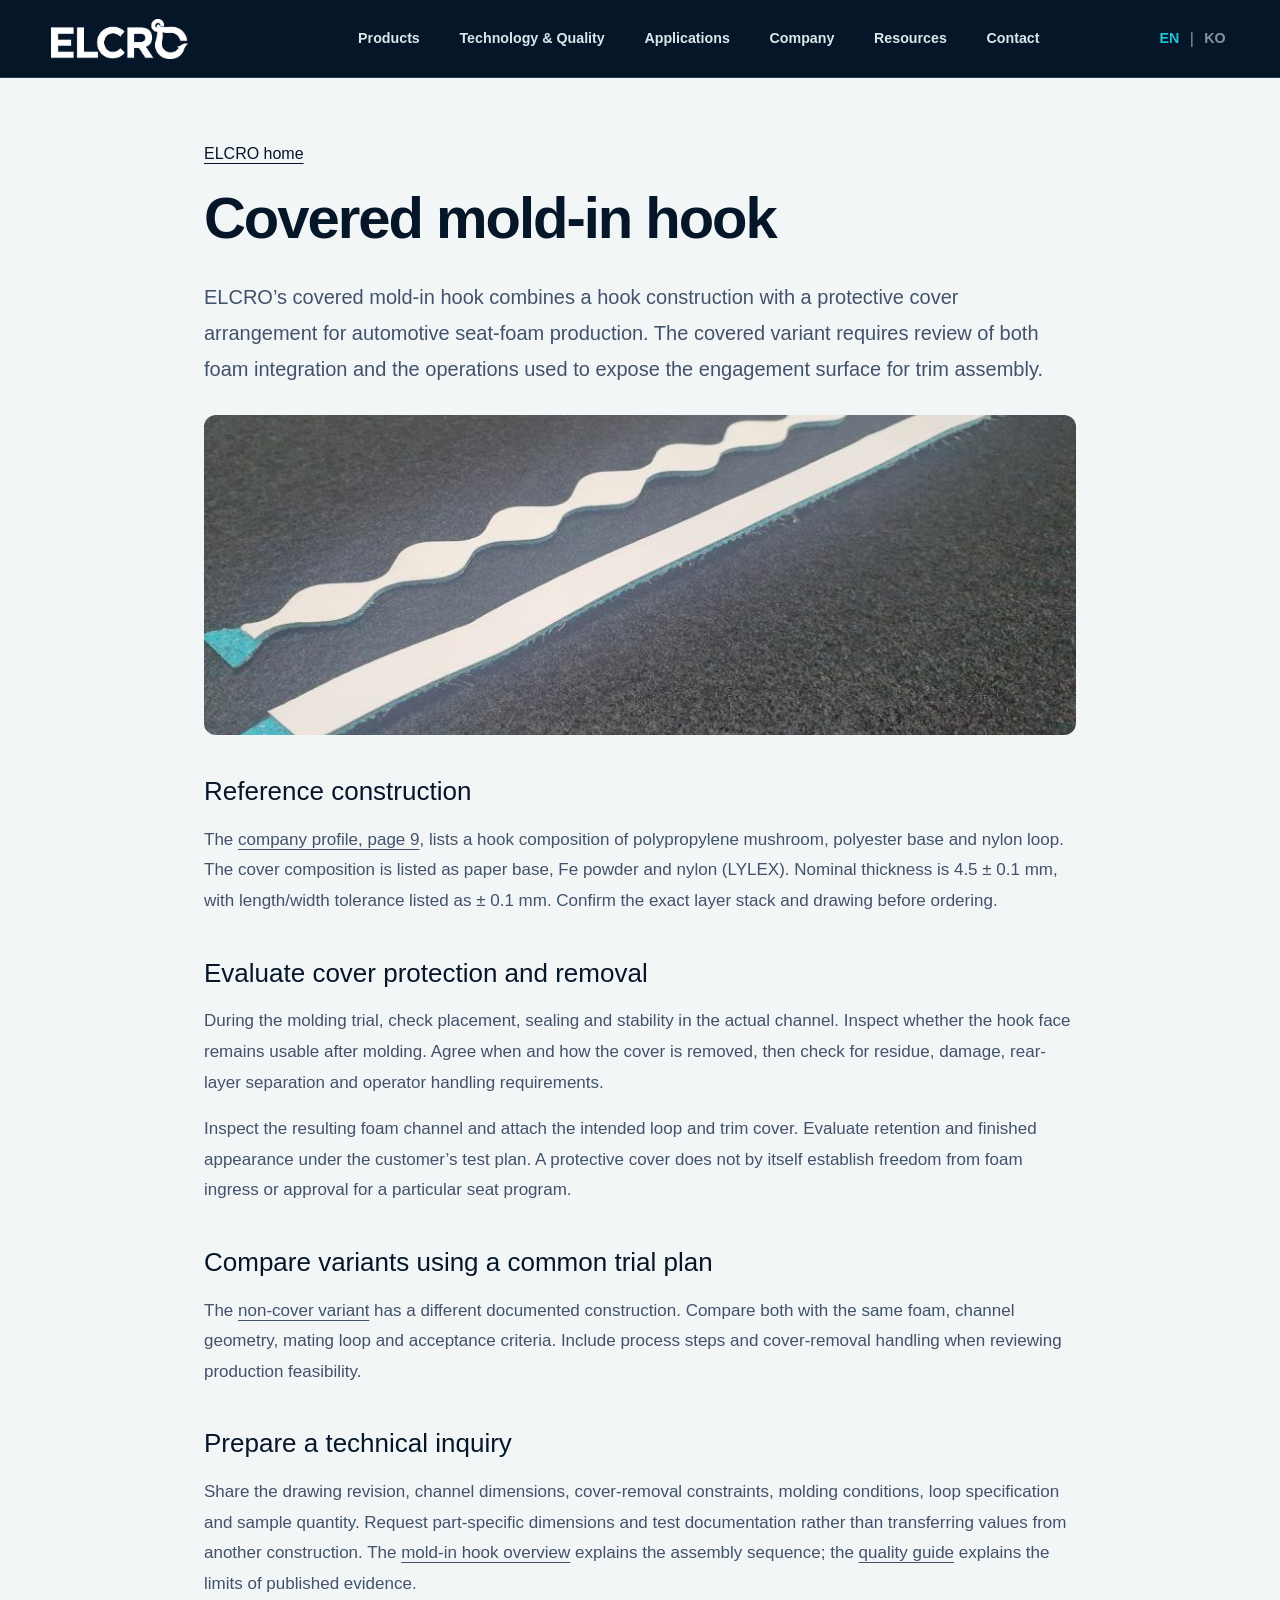
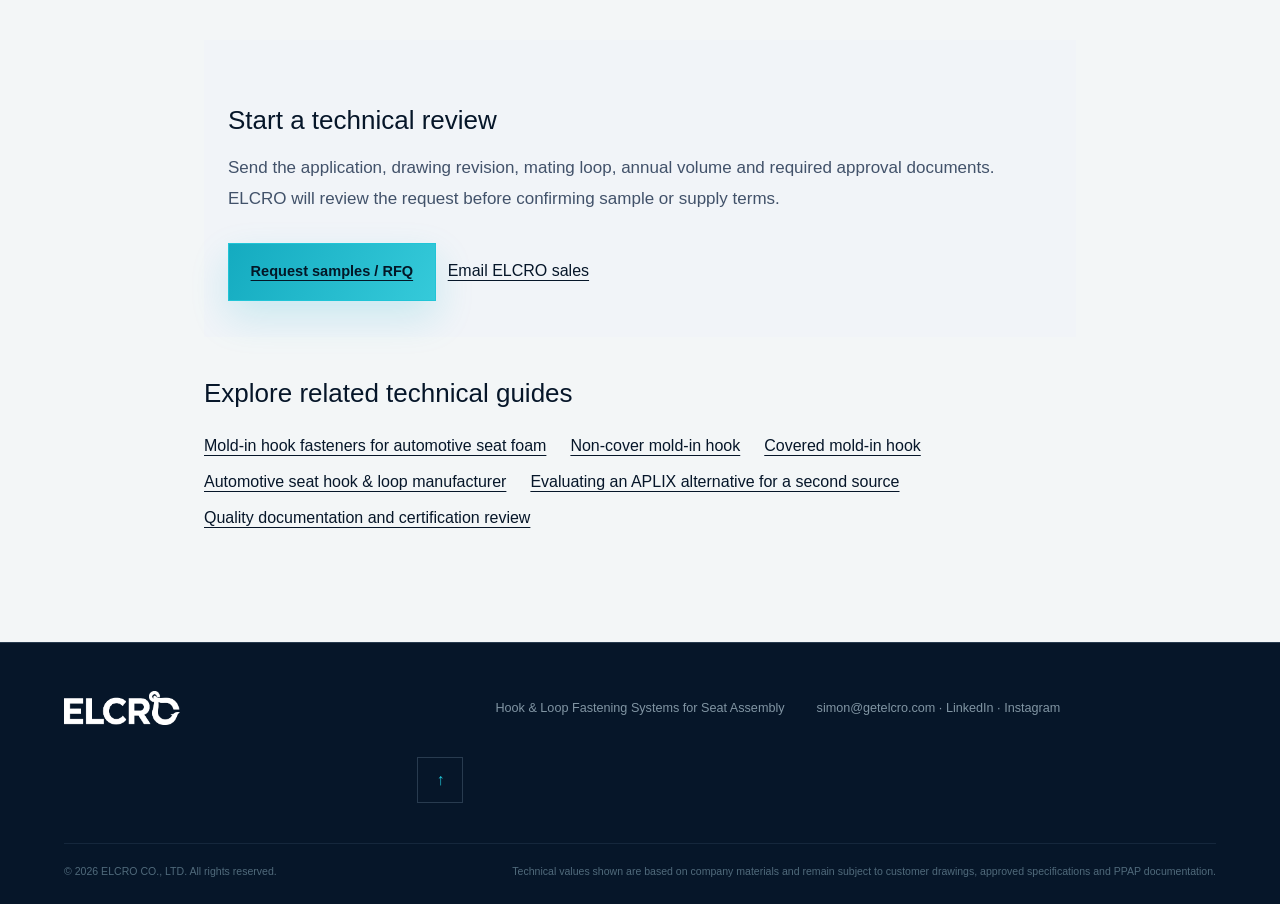
<file: covered-mold-in-hook.html>
<!DOCTYPE html><html lang="en"><head><meta charset="utf-8"><meta name="viewport" content="width=device-width, initial-scale=1"><title>Covered Mold-In Hook for Automotive Seat Foam | ELCRO</title><meta name="description" content="Review ELCRO covered mold-in hook, its protective construction, cover-removal checks and sample evaluation for automotive seat-foam production."><link rel="canonical" href="https://www.getelcro.com/covered-mold-in-hook.html"><meta property="og:type" content="website"><meta property="og:title" content="Covered Mold-In Hook for Automotive Seat Foam | ELCRO"><meta property="og:description" content="Review ELCRO covered mold-in hook, its protective construction, cover-removal checks and sample evaluation for automotive seat-foam production."><meta property="og:url" content="https://www.getelcro.com/covered-mold-in-hook.html"><meta property="og:image" content="https://www.getelcro.com/images/og-image.png"><meta name="twitter:card" content="summary_large_image"><link rel="icon" href="favicon.svg"><link rel="stylesheet" href="_next/static/chunks/0lzzm9ht5tmoj.css"><link rel="stylesheet" href="technical-guides.css"><script type="application/ld+json">[{"@context": "https://schema.org", "@type": "Organization", "@id": "https://www.getelcro.com/#organization", "name": "ELCRO", "legalName": "ELCRO CO., LTD.", "url": "https://www.getelcro.com/", "logo": "https://www.getelcro.com/elcro-logo.png", "description": "Hook and loop fastening systems for automotive seat assembly.", "email": "simon@getelcro.com", "address": {"@type": "PostalAddress", "streetAddress": "39-1, Hwalcheonsaneop-ro, Duseo-myeon", "addressLocality": "Ulju-gun, Ulsan", "addressCountry": "KR"}}, {"@context": "https://schema.org", "@type": "WebPage", "@id": "https://www.getelcro.com/covered-mold-in-hook.html#webpage", "url": "https://www.getelcro.com/covered-mold-in-hook.html", "name": "Covered Mold-In Hook for Automotive Seat Foam | ELCRO", "description": "Review ELCRO covered mold-in hook, its protective construction, cover-removal checks and sample evaluation for automotive seat-foam production.", "publisher": {"@id": "https://www.getelcro.com/#organization"}}, {"@context": "https://schema.org", "@type": "Product", "@id": "https://www.getelcro.com/covered-mold-in-hook.html#product", "name": "ELCRO Covered Mold-In Hook", "description": "ELCRO’s covered mold-in hook combines a hook construction with a protective cover arrangement for automotive seat-foam production. The covered variant requires review of both foam integration and the operations used to expose the engagement surface for trim assembly.", "image": "https://www.getelcro.com/images/cover-hook.jpg", "url": "https://www.getelcro.com/covered-mold-in-hook.html", "manufacturer": {"@id": "https://www.getelcro.com/#organization"}, "brand": {"@type": "Brand", "name": "ELCRO"}}]</script></head><body class="technical-page"><main><header class="site-header"><a class="wordmark" href="index.html#top" aria-label="ELCRO home"><img src="[data-uri]" alt="ELCRO" style="height:40px;width:auto;display:block"></a><nav class="desktop-nav" aria-label="Primary navigation"><a href="index.html#products">Products</a><a href="index.html#technology">Technology &amp; Quality</a><a href="index.html#applications">Applications</a><a href="index.html#company">Company</a><a href="index.html#resources">Resources</a><a href="index.html#contact">Contact</a></nav><div class="header-actions"><div class="language-switch" aria-label="Language"><button class="active" aria-pressed="true">EN</button><span aria-hidden="true">|</span><button class="" aria-pressed="false" onclick="location.href='ko-index.html'">KO</button></div><button class="menu-toggle" aria-expanded="false" aria-controls="mobile-navigation">Menu</button></div><nav id="mobile-navigation" class="mobile-nav " aria-label="Mobile navigation"><a href="index.html#products">Products</a><a href="index.html#technology">Technology &amp; Quality</a><a href="index.html#applications">Applications</a><a href="index.html#company">Company</a><a href="index.html#resources">Resources</a><a href="index.html#contact">Contact</a></nav></header><article class="guide-copy"><a href="index.html">ELCRO home</a><h1>Covered mold-in hook</h1><p class="guide-lead">ELCRO’s covered mold-in hook combines a hook construction with a protective cover arrangement for automotive seat-foam production. The covered variant requires review of both foam integration and the operations used to expose the engagement surface for trim assembly.</p><img class="guide-image" src="images/cover-hook.jpg" alt="ELCRO Covered Mold-In Hook" width="1000" height="320"><h2>Reference construction</h2><p>The <a href="downloads/elcro-company-profile-en.pdf">company profile, page 9</a>, lists a hook composition of polypropylene mushroom, polyester base and nylon loop. The cover composition is listed as paper base, Fe powder and nylon (LYLEX). Nominal thickness is 4.5 ± 0.1 mm, with length/width tolerance listed as ± 0.1 mm. Confirm the exact layer stack and drawing before ordering.</p>
<h2>Evaluate cover protection and removal</h2><p>During the molding trial, check placement, sealing and stability in the actual channel. Inspect whether the hook face remains usable after molding. Agree when and how the cover is removed, then check for residue, damage, rear-layer separation and operator handling requirements.</p><p>Inspect the resulting foam channel and attach the intended loop and trim cover. Evaluate retention and finished appearance under the customer’s test plan. A protective cover does not by itself establish freedom from foam ingress or approval for a particular seat program.</p>
<h2>Compare variants using a common trial plan</h2><p>The <a href="non-cover-mold-in-hook.html">non-cover variant</a> has a different documented construction. Compare both with the same foam, channel geometry, mating loop and acceptance criteria. Include process steps and cover-removal handling when reviewing production feasibility.</p>
<h2>Prepare a technical inquiry</h2><p>Share the drawing revision, channel dimensions, cover-removal constraints, molding conditions, loop specification and sample quantity. Request part-specific dimensions and test documentation rather than transferring values from another construction. The <a href="mold-in-hook.html">mold-in hook overview</a> explains the assembly sequence; the <a href="quality-certifications.html">quality guide</a> explains the limits of published evidence.</p><section class="guide-cta"><h2>Start a technical review</h2><p>Send the application, drawing revision, mating loop, annual volume and required approval documents. ELCRO will review the request before confirming sample or supply terms.</p><a class="button primary" href="index.html#contact">Request samples / RFQ</a><a href="mailto:simon@getelcro.com?subject=covered-mold-in-hook%20technical%20inquiry">Email ELCRO sales</a></section><h2>Explore related technical guides</h2><nav class="guide-links" aria-label="Technical buying guides"><a href="mold-in-hook.html">Mold-in hook fasteners for automotive seat foam</a><a href="non-cover-mold-in-hook.html">Non-cover mold-in hook</a><a href="covered-mold-in-hook.html">Covered mold-in hook</a><a href="automotive-seat-hook-loop-manufacturer.html">Automotive seat hook &amp; loop manufacturer</a><a href="aplix-alternative-second-source.html">Evaluating an APLIX alternative for a second source</a><a href="quality-certifications.html">Quality documentation and certification review</a></nav></article><footer><div class="footer-main"><a class="wordmark" href="index.html#top"><img src="[data-uri]" alt="ELCRO" style="height:34px;width:auto;display:block"></a><p>Hook &amp; Loop Fastening Systems for Seat Assembly</p><p><a href="mailto:simon@getelcro.com" style="color:inherit;">simon@getelcro.com</a> · <a href="https://www.linkedin.com/company/elcro-automotive" target="_blank" rel="noreferrer" style="color:inherit;">LinkedIn</a> · <a href="https://www.instagram.com/getelcro" target="_blank" rel="noreferrer" style="color:inherit;">Instagram</a></p><a href="index.html#top" aria-label="Back to top">↑</a></div><div class="footer-bottom"><p>© <!-- -->2026<!-- --> <!-- -->ELCRO CO., LTD. All rights reserved.</p><p>Technical values shown are based on company materials and remain subject to customer drawings, approved specifications and PPAP documentation.</p></div></footer></main><script src="site-navigation.js" defer></script></body></html>
</file>
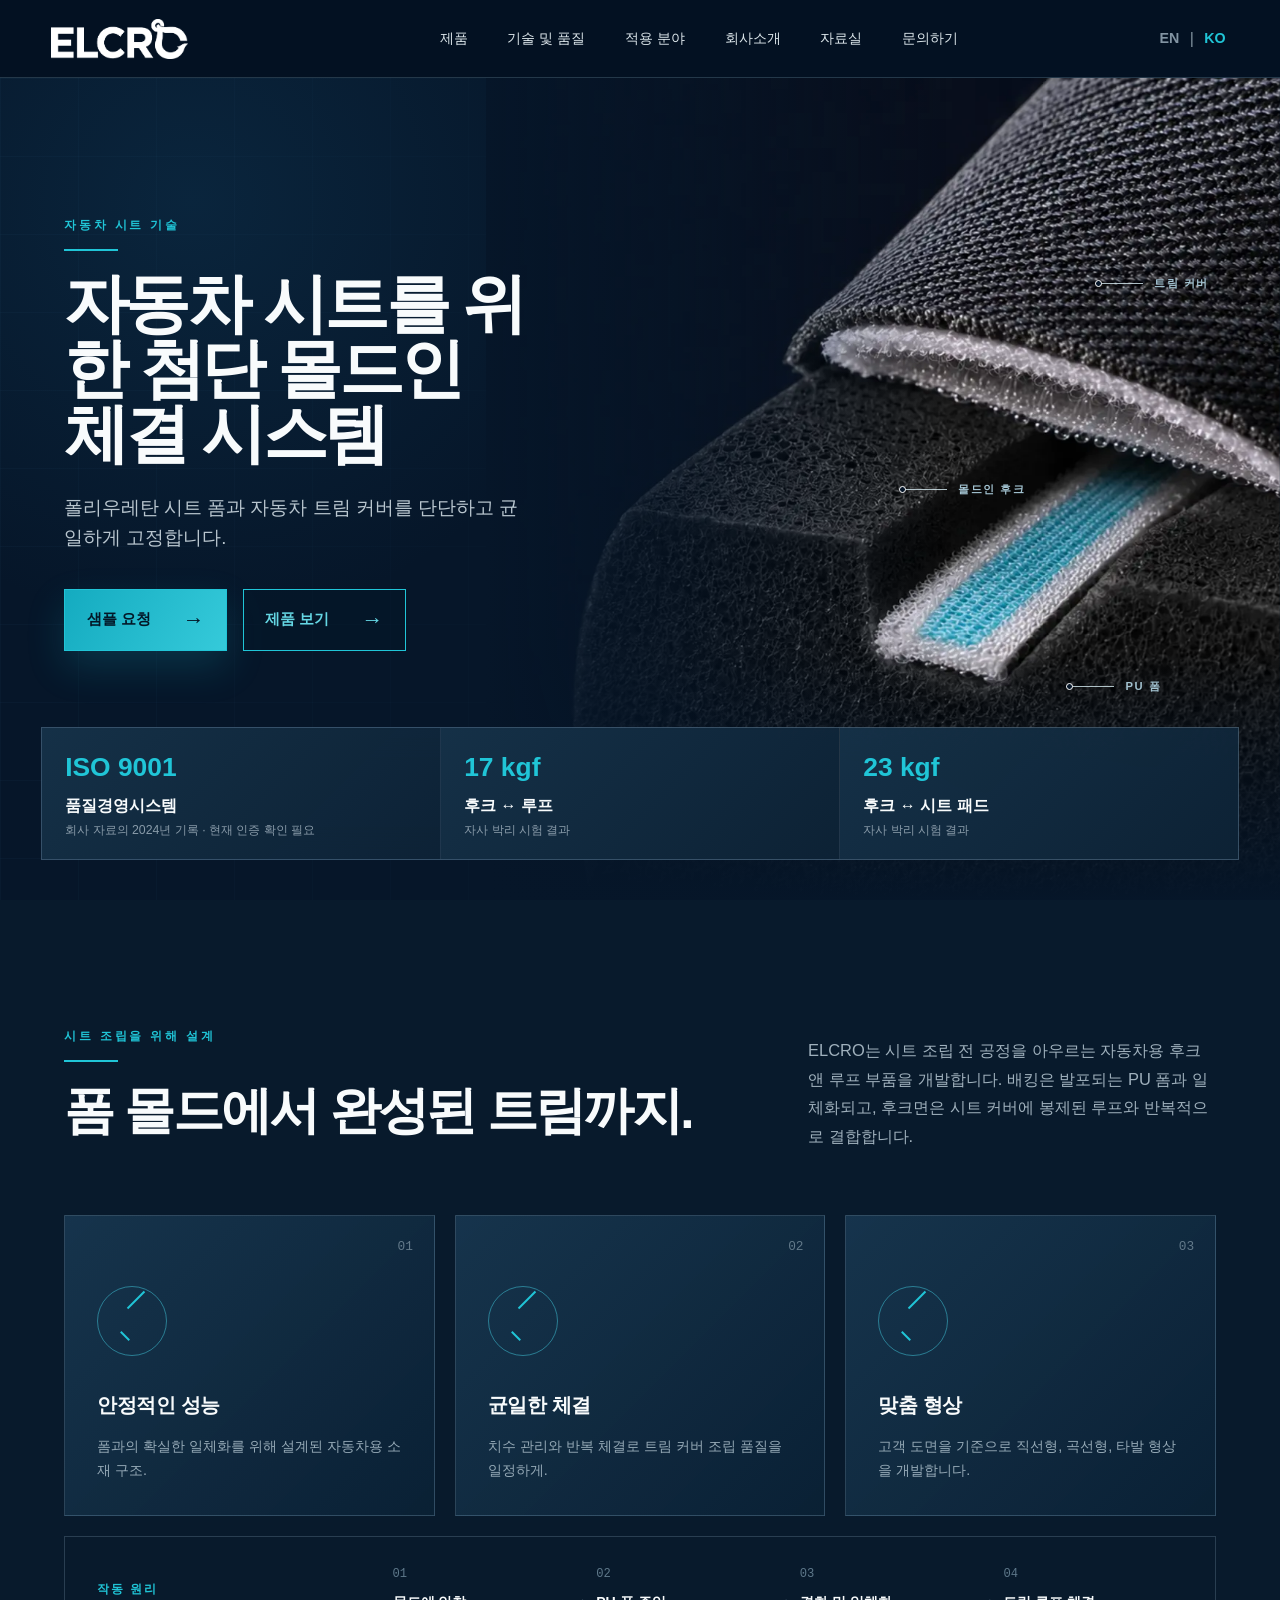
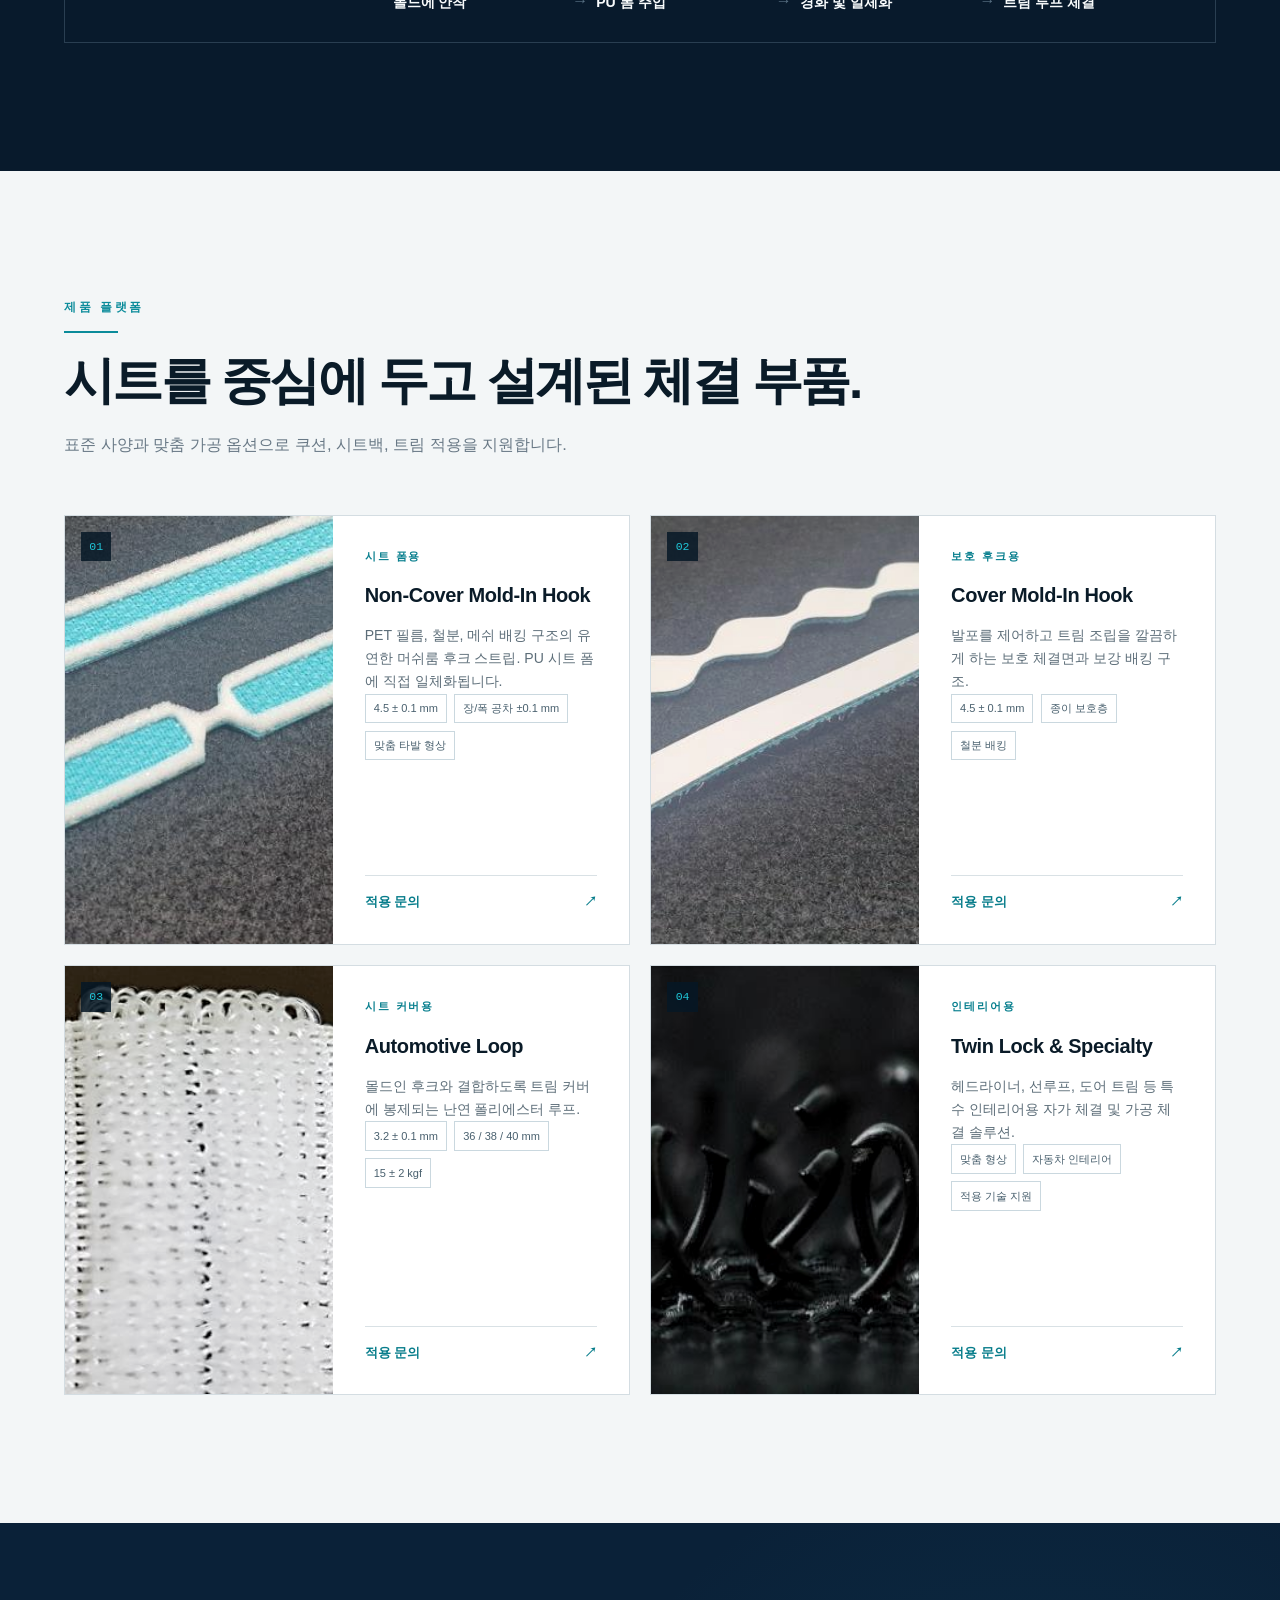
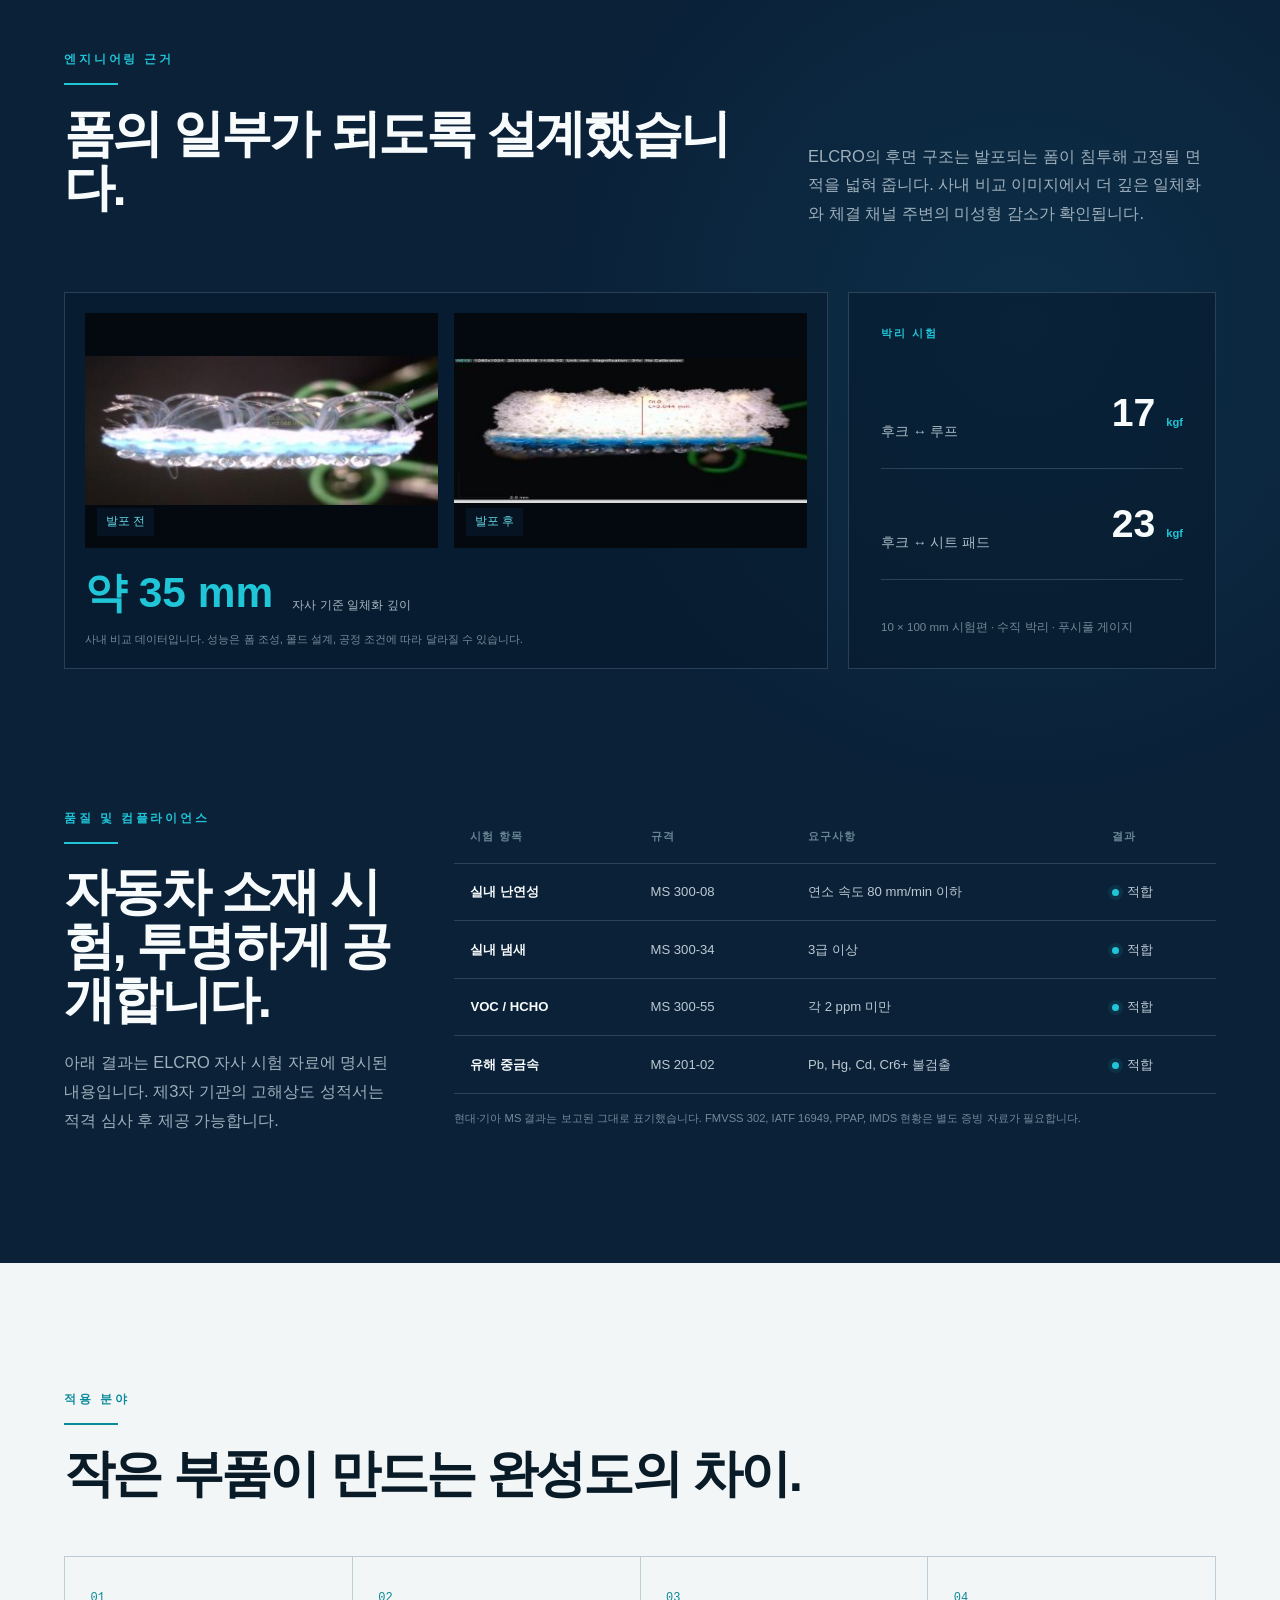
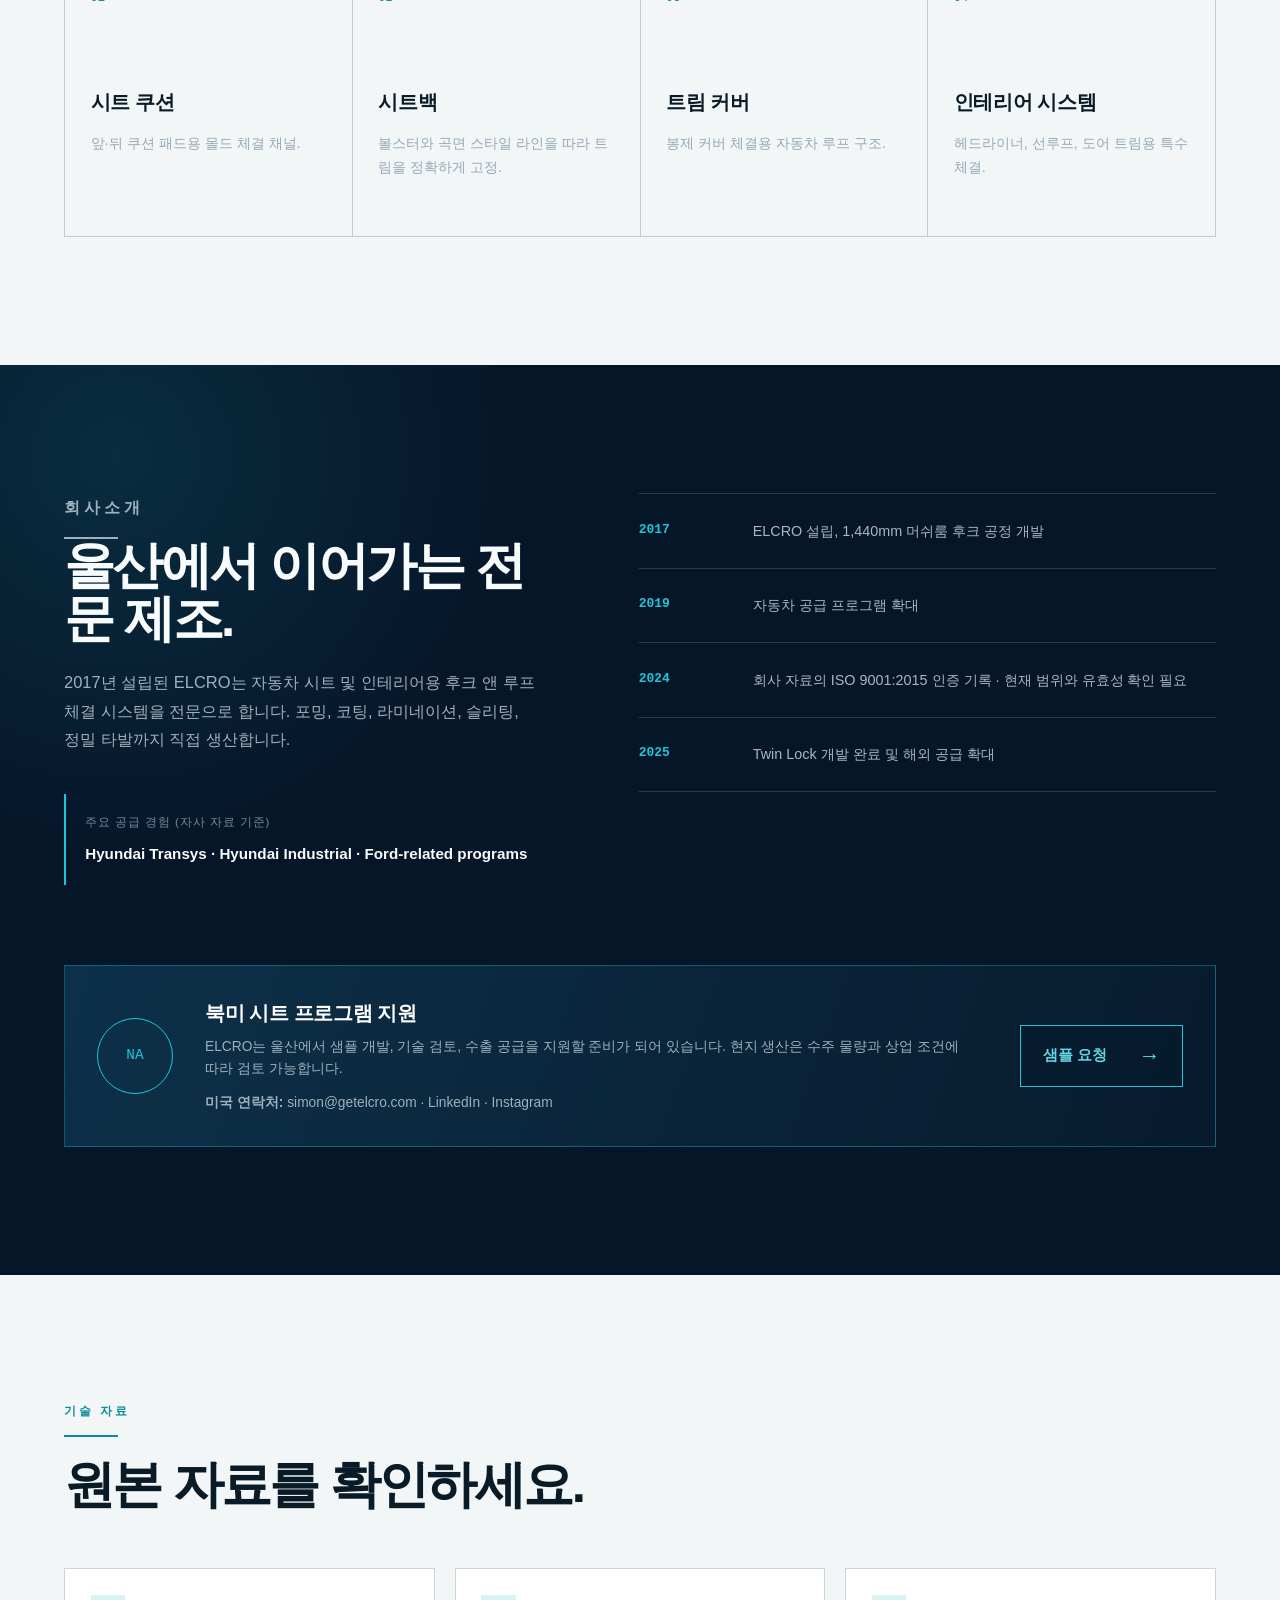
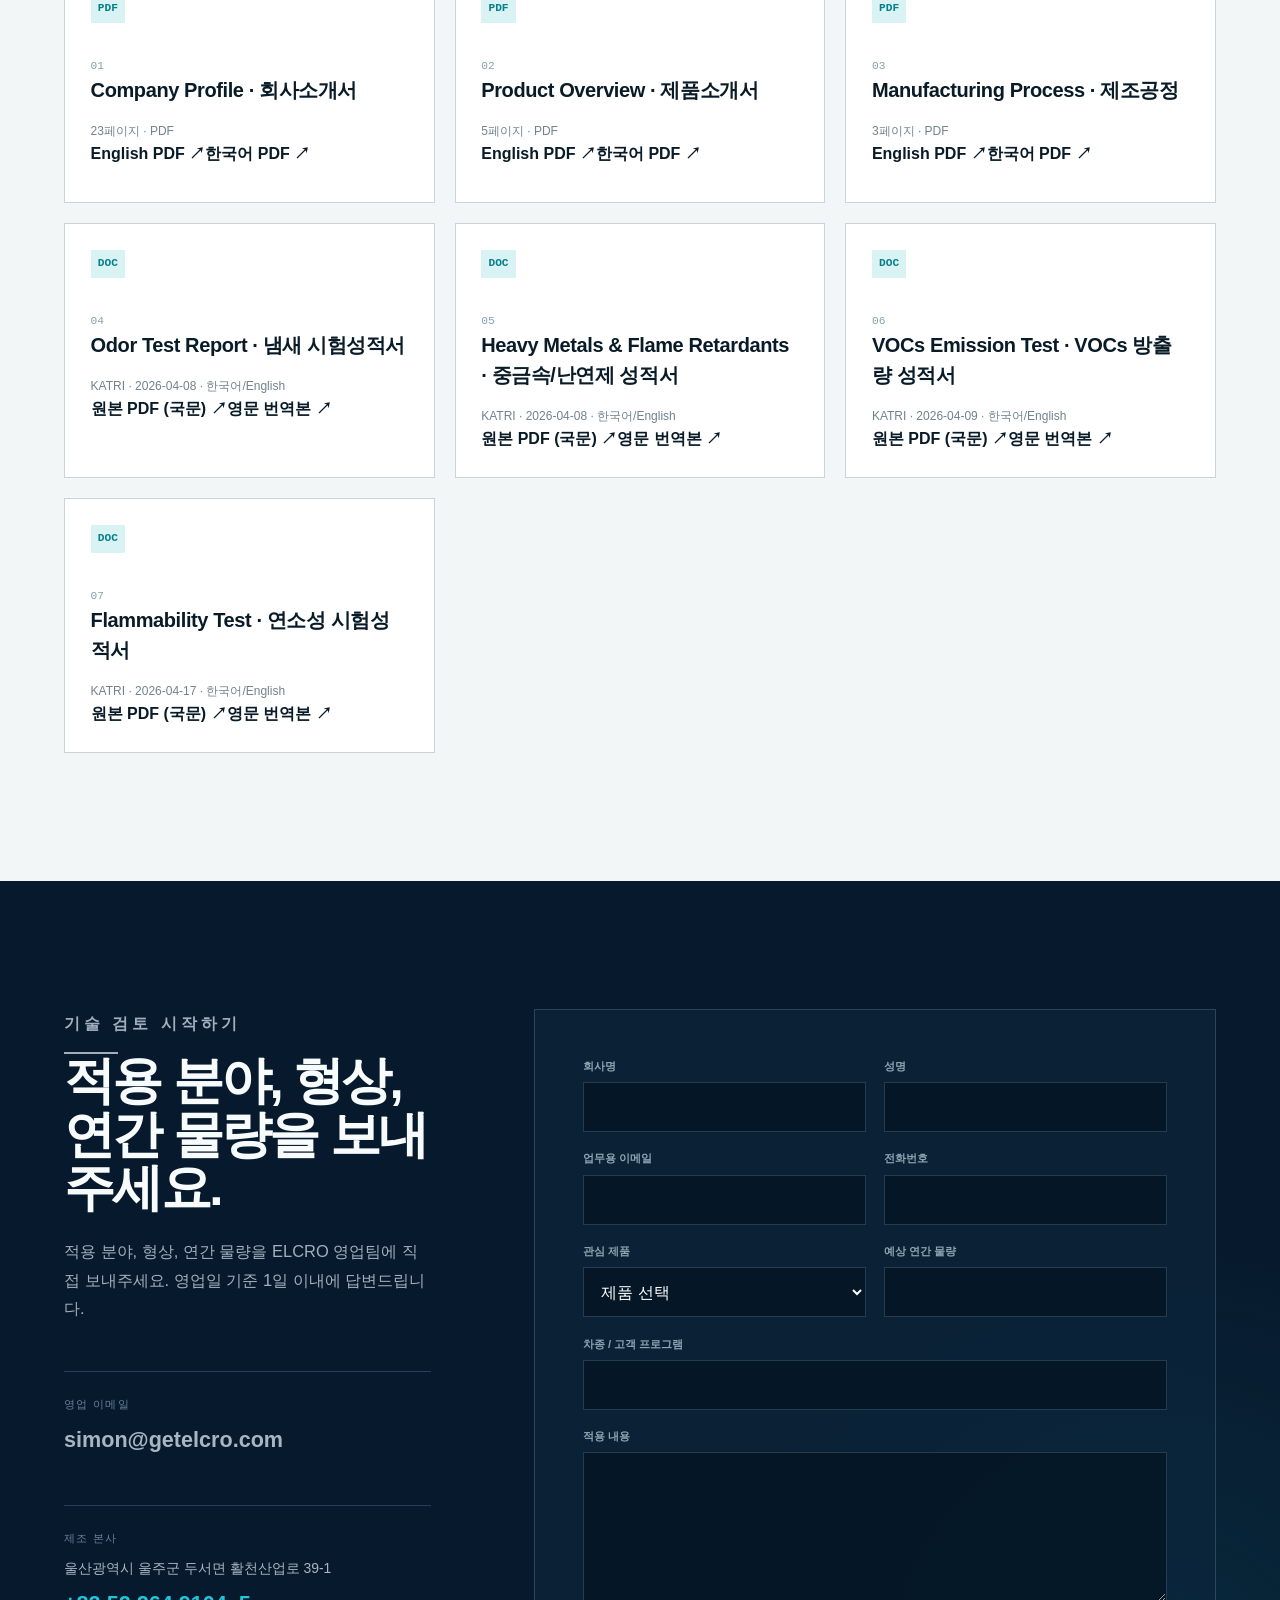
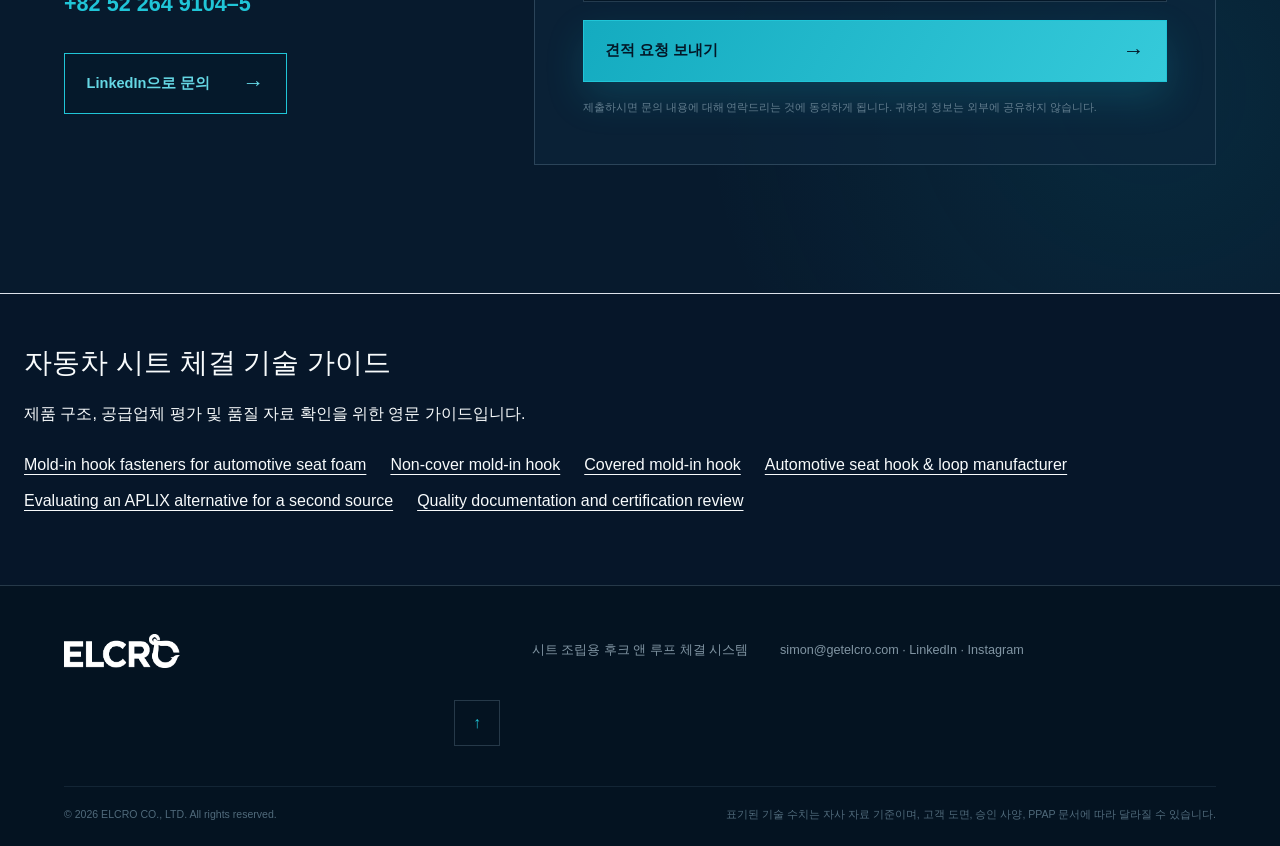
<file: ko-index.html>
<!DOCTYPE html><html lang="ko"><head><meta charSet="utf-8"/><meta name="viewport" content="width=device-width, initial-scale=1"/><link rel="preload" as="image" href="images/hero-production.webp" fetchPriority="high"/><link rel="stylesheet" href="_next/static/chunks/0lzzm9ht5tmoj.css" data-precedence="next"/><title>ELCRO | 자동차 시트용 몰드인 체결 시스템</title><meta name="description" content="폴리우레탄 시트 폼과 트림 커버 조립을 위해 설계된 자동차용 몰드인 후크 앤 루프 체결 시스템."/><meta name="keywords" content="자동차 몰드인 후크,시트 폼 후크,PU 시트 폼 체결,자동차 후크앤루프 제조,시트 트림 체결 시스템"/><meta property="og:title" content="ELCRO 자동차 체결 시스템"/><meta property="og:description" content="자동차 시트 조립을 위한 신뢰할 수 있는 몰드인 후크 앤 루프 부품."/><meta property="og:type" content="website"/><meta property="og:url" content="https://www.getelcro.com/ko-index.html"/><meta property="og:image" content="https://www.getelcro.com/images/og-image.png"/><meta name="twitter:card" content="summary"/><meta name="twitter:title" content="ELCRO 자동차 체결 시스템"/><meta name="twitter:description" content="자동차 시트 조립을 위한 신뢰할 수 있는 몰드인 후크 앤 루프 부품."/><link rel="canonical" href="https://www.getelcro.com/ko-index.html"/><link rel="alternate" hreflang="ko" href="https://www.getelcro.com/ko-index.html"/><link rel="alternate" hreflang="en" href="https://www.getelcro.com/"/><link rel="alternate" hreflang="x-default" href="https://www.getelcro.com/"/><script type="application/ld+json">{"@context": "https://schema.org", "@type": "Organization", "@id": "https://www.getelcro.com/#organization", "name": "ELCRO", "legalName": "ELCRO CO., LTD.", "url": "https://www.getelcro.com/", "logo": "https://www.getelcro.com/elcro-logo.png", "description": "Hook and loop fastening systems for automotive seat assembly.", "email": "simon@getelcro.com", "address": {"@type": "PostalAddress", "streetAddress": "39-1, Hwalcheonsaneop-ro, Duseo-myeon", "addressLocality": "Ulju-gun, Ulsan", "addressCountry": "KR"}}</script><!-- Google tag (gtag.js) for getelcro.com --><script async src="https://www.googletagmanager.com/gtag/js?id=G-CCHFV2VJ75"></script><script>window.dataLayer=window.dataLayer||[];function gtag(){dataLayer.push(arguments);}gtag('js',new Date());gtag('config','G-CCHFV2VJ75');</script><link rel="shortcut icon" href="favicon.svg"/><link rel="icon" href="favicon.svg"/><link rel="stylesheet" href="technical-guides.css"/></head><body><main><header class="site-header"><a class="wordmark" href="#top" aria-label="ELCRO 홈"><img src="[data-uri]" alt="ELCRO" style="height:40px;width:auto;display:block"></a><nav class="desktop-nav" aria-label="주 메뉴"><a href="#products">제품</a><a href="#technology">기술 및 품질</a><a href="#applications">적용 분야</a><a href="#company">회사소개</a><a href="#resources">자료실</a><a href="#contact">문의하기</a></nav><div class="header-actions"><div class="language-switch" aria-label="Language"><button class="" aria-pressed="false" onclick="location.href='../'">EN</button><span aria-hidden="true">|</span><button class="active" aria-pressed="true">KO</button></div><button class="menu-toggle" aria-expanded="false" aria-controls="mobile-navigation">메뉴</button></div><nav id="mobile-navigation" class="mobile-nav " aria-label="모바일 메뉴"><a href="#products">제품</a><a href="#technology">기술 및 품질</a><a href="#applications">적용 분야</a><a href="#company">회사소개</a><a href="#resources">자료실</a><a href="#contact">문의하기</a></nav></header><section class="hero" id="top"><div class="hero-grid blueprint-grid" aria-hidden="true"></div><div class="hero-copy"><p class="eyebrow">자동차 시트 기술</p><h1>자동차 시트를 위한 첨단 몰드인 체결 시스템</h1><p class="hero-body">폴리우레탄 시트 폼과 자동차 트림 커버를 단단하고 균일하게 고정합니다.</p><div class="hero-actions"><a class="button primary" href="#contact">샘플 요청<span aria-hidden="true">→</span></a><a class="button secondary" href="#products">제품 보기<span aria-hidden="true">→</span></a></div></div><div class="hero-visual" role="img" aria-label="자동차 시트를 위한 첨단 몰드인 체결 시스템"><img src="images/hero-production.webp" alt="" fetchPriority="high"/><div class="hero-gradient"></div><div class="callout callout-trim"><i></i><span>트림 커버</span></div><div class="callout callout-hook"><i></i><span>몰드인 후크</span></div><div class="callout callout-foam"><i></i><span>PU 폼</span></div></div><div class="proof-bar"><article><p class="proof-value">ISO 9001</p><p class="proof-label">품질경영시스템</p><p class="proof-note">회사 자료의 2024년 기록 · 현재 인증 확인 필요</p></article><article><p class="proof-value">17 kgf</p><p class="proof-label">후크 ↔ 루프</p><p class="proof-note">자사 박리 시험 결과</p></article><article><p class="proof-value">23 kgf</p><p class="proof-label">후크 ↔ 시트 패드</p><p class="proof-note">자사 박리 시험 결과</p></article></div></section><section class="section section-dark intro" id="overview"><div class="section-heading split-heading"><div><p class="eyebrow">시트 조립을 위해 설계</p><h2>폼 몰드에서 완성된 트림까지.</h2></div><p>ELCRO는 시트 조립 전 공정을 아우르는 자동차용 후크 앤 루프 부품을 개발합니다. 배킹은 발포되는 PU 폼과 일체화되고, 후크면은 시트 커버에 봉제된 루프와 반복적으로 결합합니다.</p></div><div class="benefit-grid"><article class="benefit-card"><span class="card-num">01</span><div class="line-icon" aria-hidden="true"><span></span></div><h3>안정적인 성능</h3><p>폼과의 확실한 일체화를 위해 설계된 자동차용 소재 구조.</p></article><article class="benefit-card"><span class="card-num">02</span><div class="line-icon" aria-hidden="true"><span></span></div><h3>균일한 체결</h3><p>치수 관리와 반복 체결로 트림 커버 조립 품질을 일정하게.</p></article><article class="benefit-card"><span class="card-num">03</span><div class="line-icon" aria-hidden="true"><span></span></div><h3>맞춤 형상</h3><p>고객 도면을 기준으로 직선형, 곡선형, 타발 형상을 개발합니다.</p></article></div><div class="process-panel"><p class="process-label">작동 원리</p><ol><li><span>01</span><strong>몰드에 안착</strong></li><li><span>02</span><strong>PU 폼 주입</strong></li><li><span>03</span><strong>경화 및 일체화</strong></li><li><span>04</span><strong>트림 루프 체결</strong></li></ol></div></section><section class="section section-light" id="products"><div class="section-heading"><p class="eyebrow dark">제품 플랫폼</p><h2>시트를 중심에 두고 설계된 체결 부품.</h2><p>표준 사양과 맞춤 가공 옵션으로 쿠션, 시트백, 트림 적용을 지원합니다.</p></div><div class="product-grid"><article class="product-card"><div class="product-image"><img src="images/non-cover-hook-front.jpg" alt="Non-Cover Mold-In Hook" loading="lazy"/><span>01</span></div><div class="product-content"><p class="product-type">시트 폼용</p><h3>Non-Cover Mold-In Hook</h3><p>PET 필름, 철분, 메쉬 배킹 구조의 유연한 머쉬룸 후크 스트립. PU 시트 폼에 직접 일체화됩니다.</p><ul><li>4.5 ± 0.1 mm</li><li>장/폭 공차 ±0.1 mm</li><li>맞춤 타발 형상</li></ul><a href="#contact">적용 문의<!-- --> <span aria-hidden="true">↗</span></a></div></article><article class="product-card"><div class="product-image"><img src="images/cover-hook.jpg" alt="Cover Mold-In Hook" loading="lazy"/><span>02</span></div><div class="product-content"><p class="product-type">보호 후크용</p><h3>Cover Mold-In Hook</h3><p>발포를 제어하고 트림 조립을 깔끔하게 하는 보호 체결면과 보강 배킹 구조.</p><ul><li>4.5 ± 0.1 mm</li><li>종이 보호층</li><li>철분 배킹</li></ul><a href="#contact">적용 문의<!-- --> <span aria-hidden="true">↗</span></a></div></article><article class="product-card"><div class="product-image"><img src="images/automotive-loop-macro.jpg" alt="Automotive Loop" loading="lazy"/><span>03</span></div><div class="product-content"><p class="product-type">시트 커버용</p><h3>Automotive Loop</h3><p>몰드인 후크와 결합하도록 트림 커버에 봉제되는 난연 폴리에스터 루프.</p><ul><li>3.2 ± 0.1 mm</li><li>36 / 38 / 40 mm</li><li>15 ± 2 kgf</li></ul><a href="#contact">적용 문의<!-- --> <span aria-hidden="true">↗</span></a></div></article><article class="product-card"><div class="product-image"><img src="images/textile-hook-macro.jpg" alt="Twin Lock &amp; Specialty" loading="lazy"/><span>04</span></div><div class="product-content"><p class="product-type">인테리어용</p><h3>Twin Lock &amp; Specialty</h3><p>헤드라이너, 선루프, 도어 트림 등 특수 인테리어용 자가 체결 및 가공 체결 솔루션.</p><ul><li>맞춤 형상</li><li>자동차 인테리어</li><li>적용 기술 지원</li></ul><a href="#contact">적용 문의<!-- --> <span aria-hidden="true">↗</span></a></div></article></div></section><section class="section section-navy" id="technology"><div class="section-heading split-heading"><div><p class="eyebrow">엔지니어링 근거</p><h2>폼의 일부가 되도록 설계했습니다.</h2></div><p>ELCRO의 후면 구조는 발포되는 폼이 침투해 고정될 면적을 넓혀 줍니다. 사내 비교 이미지에서 더 깊은 일체화와 체결 채널 주변의 미성형 감소가 확인됩니다.</p></div><div class="technology-grid"><article class="foam-evidence"><div class="evidence-images"><figure><img src="images/hook-before-foaming.jpg" alt="발포 전" loading="lazy"/><figcaption>발포 전</figcaption></figure><figure><img src="images/hook-after-foaming.jpg" alt="발포 후" loading="lazy"/><figcaption>발포 후</figcaption></figure></div><div class="integration-stat"><strong>약 35 mm</strong><span>자사 기준 일체화 깊이</span></div><p class="fine-print">사내 비교 데이터입니다. 성능은 폼 조성, 몰드 설계, 공정 조건에 따라 달라질 수 있습니다.</p></article><article class="test-panel"><p class="panel-kicker">박리 시험</p><div class="test-result"><span>후크 ↔ 루프</span><strong>17 <small>kgf</small></strong></div><div class="test-result"><span>후크 ↔ 시트 패드</span><strong>23 <small>kgf</small></strong></div><p class="test-method">10 × 100 mm 시험편 · 수직 박리 · 푸시풀 게이지</p></article></div><div class="quality-block"><div class="quality-intro"><p class="eyebrow">품질 및 컴플라이언스</p><h2>자동차 소재 시험, 투명하게 공개합니다.</h2><p>아래 결과는 ELCRO 자사 시험 자료에 명시된 내용입니다. 제3자 기관의 고해상도 성적서는 적격 심사 후 제공 가능합니다.</p></div><div class="quality-table-wrap"><table><thead><tr><th>시험 항목</th><th>규격</th><th>요구사항</th><th>결과</th></tr></thead><tbody><tr><td>실내 난연성</td><td>MS 300-08</td><td>연소 속도 80 mm/min 이하</td><td><span class="status-dot"></span>적합</td></tr><tr><td>실내 냄새</td><td>MS 300-34</td><td>3급 이상</td><td><span class="status-dot"></span>적합</td></tr><tr><td>VOC / HCHO</td><td>MS 300-55</td><td>각 2 ppm 미만</td><td><span class="status-dot"></span>적합</td></tr><tr><td>유해 중금속</td><td>MS 201-02</td><td>Pb, Hg, Cd, Cr6+ 불검출</td><td><span class="status-dot"></span>적합</td></tr></tbody></table><p class="fine-print">현대·기아 MS 결과는 보고된 그대로 표기했습니다. FMVSS 302, IATF 16949, PPAP, IMDS 현황은 별도 증빙 자료가 필요합니다.</p></div></div></section><section class="section section-light" id="applications"><div class="section-heading"><p class="eyebrow dark">적용 분야</p><h2>작은 부품이 만드는 완성도의 차이.</h2></div><div class="application-grid"><article><span>01</span><h3>시트 쿠션</h3><p>앞·뒤 쿠션 패드용 몰드 체결 채널.</p></article><article><span>02</span><h3>시트백</h3><p>볼스터와 곡면 스타일 라인을 따라 트림을 정확하게 고정.</p></article><article><span>03</span><h3>트림 커버</h3><p>봉제 커버 체결용 자동차 루프 구조.</p></article><article><span>04</span><h3>인테리어 시스템</h3><p>헤드라이너, 선루프, 도어 트림용 특수 체결.</p></article></div></section><section class="section company-section" id="company"><div class="company-grid"><div class="company-copy"><p class="eyebrow">회사소개</p><h2>울산에서 이어가는 전문 제조.</h2><p>2017년 설립된 ELCRO는 자동차 시트 및 인테리어용 후크 앤 루프 체결 시스템을 전문으로 합니다. 포밍, 코팅, 라미네이션, 슬리팅, 정밀 타발까지 직접 생산합니다.</p><div class="experience"><span>주요 공급 경험 (자사 자료 기준)</span><strong>Hyundai Transys · Hyundai Industrial · Ford-related programs</strong></div></div><ol class="timeline"><li><strong>2017</strong><span>ELCRO 설립, 1,440mm 머쉬룸 후크 공정 개발</span></li><li><strong>2019</strong><span>자동차 공급 프로그램 확대</span></li><li><strong>2024</strong><span>회사 자료의 ISO 9001:2015 인증 기록 · 현재 범위와 유효성 확인 필요</span></li><li><strong>2025</strong><span>Twin Lock 개발 완료 및 해외 공급 확대</span></li></ol></div><article class="north-america"><span class="map-mark" aria-hidden="true">NA</span><div><h3>북미 시트 프로그램 지원</h3><p>ELCRO는 울산에서 샘플 개발, 기술 검토, 수출 공급을 지원할 준비가 되어 있습니다. 현지 생산은 수주 물량과 상업 조건에 따라 검토 가능합니다.</p><p style="margin-top:0.75rem;"><strong>미국 연락처:</strong> <a href="mailto:simon@getelcro.com">simon@getelcro.com</a> · <a href="https://www.linkedin.com/company/elcro-automotive" target="_blank" rel="noreferrer">LinkedIn</a> · <a href="https://www.instagram.com/getelcro" target="_blank" rel="noreferrer">Instagram</a></p></div><a class="button secondary" href="#contact">샘플 요청<!-- --> <span aria-hidden="true">→</span></a></article></section><section class="section section-light" id="resources"><div class="section-heading"><p class="eyebrow dark">기술 자료</p><h2>원본 자료를 확인하세요.</h2></div><div class="resource-grid"><div class="resource-card"><span class="pdf-icon" aria-hidden="true">PDF</span><div><p>01</p><h3>Company Profile · 회사소개서</h3><span>23페이지 · PDF</span></div><div class="lang-downloads"><a href="downloads/elcro-company-profile-en.pdf" target="_blank" rel="noreferrer"><strong>English PDF<!-- --> <span aria-hidden="true">↗</span></strong></a><a href="downloads/elcro-company-profile-ko.pdf" target="_blank" rel="noreferrer"><strong>한국어 PDF<!-- --> <span aria-hidden="true">↗</span></strong></a></div></div><div class="resource-card"><span class="pdf-icon" aria-hidden="true">PDF</span><div><p>02</p><h3>Product Overview · 제품소개서</h3><span>5페이지 · PDF</span></div><div class="lang-downloads"><a href="downloads/elcro-product-overview-en.pdf" target="_blank" rel="noreferrer"><strong>English PDF<!-- --> <span aria-hidden="true">↗</span></strong></a><a href="downloads/elcro-product-overview-ko.pdf" target="_blank" rel="noreferrer"><strong>한국어 PDF<!-- --> <span aria-hidden="true">↗</span></strong></a></div></div><div class="resource-card"><span class="pdf-icon" aria-hidden="true">PDF</span><div><p>03</p><h3>Manufacturing Process · 제조공정</h3><span>3페이지 · PDF</span></div><div class="lang-downloads"><a href="downloads/elcro-manufacturing-process-en.pdf" target="_blank" rel="noreferrer"><strong>English PDF<!-- --> <span aria-hidden="true">↗</span></strong></a><a href="downloads/elcro-manufacturing-process-ko.pdf" target="_blank" rel="noreferrer"><strong>한국어 PDF<!-- --> <span aria-hidden="true">↗</span></strong></a></div></div><div class="resource-card"><span class="pdf-icon" aria-hidden="true">DOC</span><div><p>04</p><h3>Odor Test Report · 냄새 시험성적서</h3><span>KATRI · 2026-04-08 · 한국어/English</span></div><div class="lang-downloads"><a href="downloads/elcro-test-report-odor-ko.pdf" target="_blank" rel="noreferrer"><strong>원본 PDF (국문)<!-- --> <span aria-hidden="true">↗</span></strong></a><a href="standards/test-0408.html" target="_blank" rel="noreferrer"><strong>영문 번역본<!-- --> <span aria-hidden="true">↗</span></strong></a></div></div><div class="resource-card"><span class="pdf-icon" aria-hidden="true">DOC</span><div><p>05</p><h3>Heavy Metals &amp; Flame Retardants · 중금속/난연제 성적서</h3><span>KATRI · 2026-04-08 · 한국어/English</span></div><div class="lang-downloads"><a href="downloads/elcro-test-report-heavymetals-ko.pdf" target="_blank" rel="noreferrer"><strong>원본 PDF (국문)<!-- --> <span aria-hidden="true">↗</span></strong></a><a href="standards/test-0408-2.html" target="_blank" rel="noreferrer"><strong>영문 번역본<!-- --> <span aria-hidden="true">↗</span></strong></a></div></div><div class="resource-card"><span class="pdf-icon" aria-hidden="true">DOC</span><div><p>06</p><h3>VOCs Emission Test · VOCs 방출량 성적서</h3><span>KATRI · 2026-04-09 · 한국어/English</span></div><div class="lang-downloads"><a href="downloads/elcro-test-report-vocs-ko.pdf" target="_blank" rel="noreferrer"><strong>원본 PDF (국문)<!-- --> <span aria-hidden="true">↗</span></strong></a><a href="standards/test-vocs-0408.html" target="_blank" rel="noreferrer"><strong>영문 번역본<!-- --> <span aria-hidden="true">↗</span></strong></a></div></div><div class="resource-card"><span class="pdf-icon" aria-hidden="true">DOC</span><div><p>07</p><h3>Flammability Test · 연소성 시험성적서</h3><span>KATRI · 2026-04-17 · 한국어/English</span></div><div class="lang-downloads"><a href="downloads/elcro-test-report-flammability-ko.pdf" target="_blank" rel="noreferrer"><strong>원본 PDF (국문)<!-- --> <span aria-hidden="true">↗</span></strong></a><a href="standards/test-0417.html" target="_blank" rel="noreferrer"><strong>영문 번역본<!-- --> <span aria-hidden="true">↗</span></strong></a></div></div></div></section><section class="section contact-section" id="contact"><div class="contact-grid"><div class="contact-copy"><p class="eyebrow">기술 검토 시작하기</p><h2>적용 분야, 형상, 연간 물량을 보내주세요.</h2><p>적용 분야, 형상, 연간 물량을 ELCRO 영업팀에 직접 보내주세요. 영업일 기준 1일 이내에 답변드립니다.</p><div class="contact-details"><span>영업 이메일</span><p><a href="mailto:simon@getelcro.com" style="color:inherit;font-weight:600;">simon@getelcro.com</a></p></div><div class="contact-details"><span>제조 본사</span><p>울산광역시 울주군 두서면 활천산업로 39-1</p><a href="tel:+82522649104">+82 52 264 9104–5</a></div><a class="button secondary" href="https://www.linkedin.com/company/elcro-automotive" target="_blank" rel="noreferrer">LinkedIn으로 문의<!-- --> <span aria-hidden="true">→</span></a></div><form class="rfq-form"><div class="form-row"><label><span>회사명</span><input required="" name="company"/></label><label><span>성명</span><input required="" name="name"/></label></div><div class="form-row"><label><span>업무용 이메일</span><input type="email" required="" name="email"/></label><label><span>전화번호</span><input type="tel" name="phone"/></label></div><div class="form-row"><label><span>관심 제품</span><select name="product" required=""><option value="" disabled="" selected="">제품 선택</option><option>Non-Cover Mold-In Hook</option><option>Cover Mold-In Hook</option><option>Automotive Loop</option><option>Twin Lock</option><option>맞춤 적용</option></select></label><label><span>예상 연간 물량</span><input name="volume"/></label></div><label><span>차종 / 고객 프로그램</span><input name="program"/></label><label><span>적용 내용</span><textarea name="message" rows="5" required=""></textarea></label><button class="button primary form-submit" type="submit">견적 요청 보내기<!-- --> <span aria-hidden="true">→</span></button><p class="form-note" style="display:none;color:#1a7f37;font-weight:600;">감사합니다. 견적 요청이 접수되었습니다. 영업일 기준 1일 이내에 답변드리겠습니다.</p><p class="form-privacy">제출하시면 문의 내용에 대해 연락드리는 것에 동의하게 됩니다. 귀하의 정보는 외부에 공유하지 않습니다.</p></form></div></section><section class="guide-home" id="technical-guides"><h2>자동차 시트 체결 기술 가이드</h2><p>제품 구조, 공급업체 평가 및 품질 자료 확인을 위한 영문 가이드입니다.</p><nav class="guide-links" aria-label="Technical buying guides"><a href="mold-in-hook.html">Mold-in hook fasteners for automotive seat foam</a><a href="non-cover-mold-in-hook.html">Non-cover mold-in hook</a><a href="covered-mold-in-hook.html">Covered mold-in hook</a><a href="automotive-seat-hook-loop-manufacturer.html">Automotive seat hook &amp; loop manufacturer</a><a href="aplix-alternative-second-source.html">Evaluating an APLIX alternative for a second source</a><a href="quality-certifications.html">Quality documentation and certification review</a></nav></section><footer><div class="footer-main"><a class="wordmark" href="#top"><img src="[data-uri]" alt="ELCRO" style="height:34px;width:auto;display:block"></a><p>시트 조립용 후크 앤 루프 체결 시스템</p><p><a href="mailto:simon@getelcro.com" style="color:inherit;">simon@getelcro.com</a> · <a href="https://www.linkedin.com/company/elcro-automotive" target="_blank" rel="noreferrer" style="color:inherit;">LinkedIn</a> · <a href="https://www.instagram.com/getelcro" target="_blank" rel="noreferrer" style="color:inherit;">Instagram</a></p><a href="#top" aria-label="맨 위로">↑</a></div><div class="footer-bottom"><p>© <!-- -->2026<!-- --> <!-- -->ELCRO CO., LTD. All rights reserved.</p><p>표기된 기술 수치는 자사 자료 기준이며, 고객 도면, 승인 사양, PPAP 문서에 따라 달라질 수 있습니다.</p></div></footer></main><!--$--><!--/$--><script>
(function(){
  var form = document.querySelector('.rfq-form');
  if(!form) return;
  var fresh = form.cloneNode(true);
  form.replaceWith(fresh);
  form = fresh;
  form.addEventListener('submit', function(e){
    e.preventDefault();
    var btn = form.querySelector('.form-submit');
    var note = form.querySelector('.form-note');
    var data = {};
    new FormData(form).forEach(function(v,k){ data[k]=v; });
    data['_subject'] = '웹사이트 견적 요청: ' + (data.company||'') + ' - ' + (data.product||'');
    btn.disabled = true;
    if(btn.firstChild) btn.firstChild.textContent = '전송 중... ';
    fetch('https://formsubmit.co/ajax/0f2c8254a7e2e703db266498dee0f8e7', {
      method: 'POST',
      headers: {'Content-Type':'application/json','Accept':'application/json'},
      body: JSON.stringify(data)
    }).then(function(r){ if(!r.ok) throw new Error('Request failed'); return r.json(); }).then(function(result){ if(result.success !== true && result.success !== 'true') throw new Error('Submission not accepted');
      btn.style.display = 'none';
      if(note) note.style.display = 'block';
      form.querySelectorAll('input,select,textarea').forEach(function(el){ el.disabled = true; });
    }).catch(function(){
      btn.disabled = false;
      if(btn.firstChild) btn.firstChild.textContent = '견적 요청 보내기 ';
      alert('오류가 발생했습니다. simon@getelcro.com으로 직접 이메일 보내주세요.');
    });
  });
})();
</script>

<script src="site-navigation.js" defer></script></body></html>
</file>
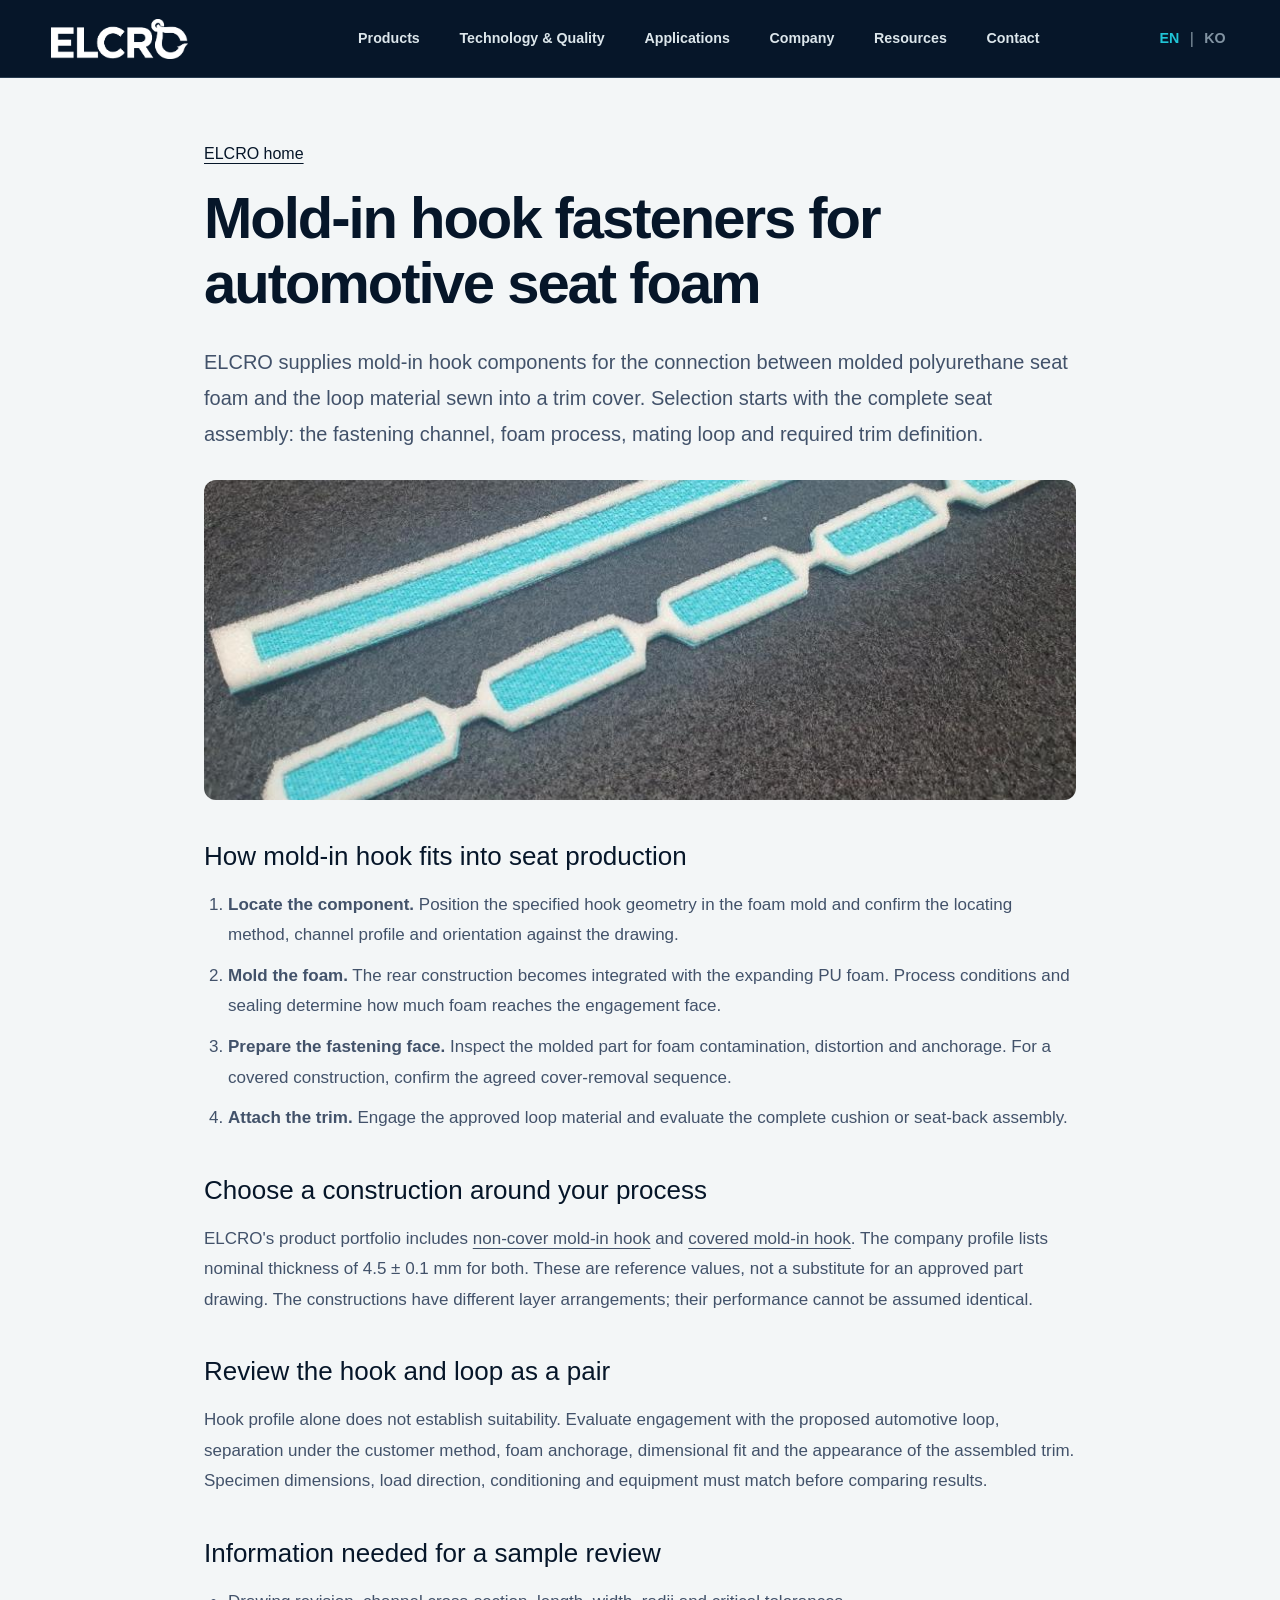
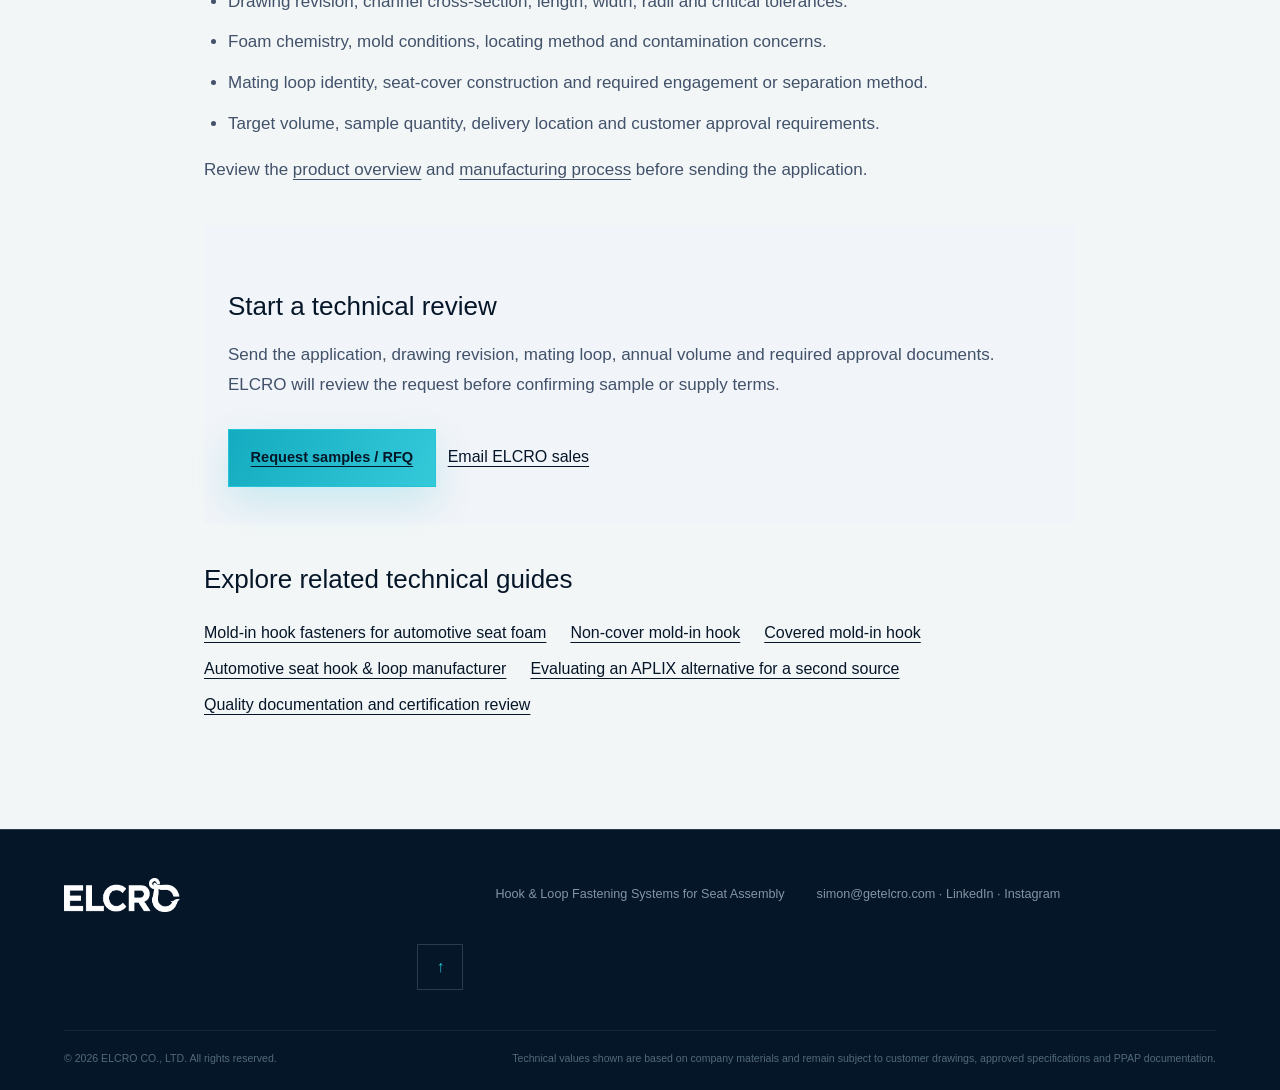
<file: mold-in-hook.html>
<!DOCTYPE html><html lang="en"><head><meta charset="utf-8"><meta name="viewport" content="width=device-width, initial-scale=1"><title>Mold-In Hook Fasteners for Automotive Seat Foam | ELCRO</title><meta name="description" content="Explore ELCRO mold-in hook fasteners for PU seat foam, covered and non-cover constructions, mating loop selection and application review."><link rel="canonical" href="https://www.getelcro.com/mold-in-hook.html"><meta property="og:type" content="website"><meta property="og:title" content="Mold-In Hook Fasteners for Automotive Seat Foam | ELCRO"><meta property="og:description" content="Explore ELCRO mold-in hook fasteners for PU seat foam, covered and non-cover constructions, mating loop selection and application review."><meta property="og:url" content="https://www.getelcro.com/mold-in-hook.html"><meta property="og:image" content="https://www.getelcro.com/images/og-image.png"><meta name="twitter:card" content="summary_large_image"><link rel="icon" href="favicon.svg"><link rel="stylesheet" href="_next/static/chunks/0lzzm9ht5tmoj.css"><link rel="stylesheet" href="technical-guides.css"><script type="application/ld+json">[{"@context": "https://schema.org", "@type": "Organization", "@id": "https://www.getelcro.com/#organization", "name": "ELCRO", "legalName": "ELCRO CO., LTD.", "url": "https://www.getelcro.com/", "logo": "https://www.getelcro.com/elcro-logo.png", "description": "Hook and loop fastening systems for automotive seat assembly.", "email": "simon@getelcro.com", "address": {"@type": "PostalAddress", "streetAddress": "39-1, Hwalcheonsaneop-ro, Duseo-myeon", "addressLocality": "Ulju-gun, Ulsan", "addressCountry": "KR"}}, {"@context": "https://schema.org", "@type": "WebPage", "@id": "https://www.getelcro.com/mold-in-hook.html#webpage", "url": "https://www.getelcro.com/mold-in-hook.html", "name": "Mold-In Hook Fasteners for Automotive Seat Foam | ELCRO", "description": "Explore ELCRO mold-in hook fasteners for PU seat foam, covered and non-cover constructions, mating loop selection and application review.", "publisher": {"@id": "https://www.getelcro.com/#organization"}}, {"@context": "https://schema.org", "@type": "Product", "@id": "https://www.getelcro.com/mold-in-hook.html#product", "name": "ELCRO Mold-In Hook Fastener", "description": "ELCRO supplies mold-in hook components for the connection between molded polyurethane seat foam and the loop material sewn into a trim cover. Selection starts with the complete seat assembly: the fastening channel, foam process, mating loop and required trim definition.", "image": "https://www.getelcro.com/images/non-cover-hook-front.jpg", "url": "https://www.getelcro.com/mold-in-hook.html", "manufacturer": {"@id": "https://www.getelcro.com/#organization"}, "brand": {"@type": "Brand", "name": "ELCRO"}}]</script></head><body class="technical-page"><main><header class="site-header"><a class="wordmark" href="index.html#top" aria-label="ELCRO home"><img src="[data-uri]" alt="ELCRO" style="height:40px;width:auto;display:block"></a><nav class="desktop-nav" aria-label="Primary navigation"><a href="index.html#products">Products</a><a href="index.html#technology">Technology &amp; Quality</a><a href="index.html#applications">Applications</a><a href="index.html#company">Company</a><a href="index.html#resources">Resources</a><a href="index.html#contact">Contact</a></nav><div class="header-actions"><div class="language-switch" aria-label="Language"><button class="active" aria-pressed="true">EN</button><span aria-hidden="true">|</span><button class="" aria-pressed="false" onclick="location.href='ko-index.html'">KO</button></div><button class="menu-toggle" aria-expanded="false" aria-controls="mobile-navigation">Menu</button></div><nav id="mobile-navigation" class="mobile-nav " aria-label="Mobile navigation"><a href="index.html#products">Products</a><a href="index.html#technology">Technology &amp; Quality</a><a href="index.html#applications">Applications</a><a href="index.html#company">Company</a><a href="index.html#resources">Resources</a><a href="index.html#contact">Contact</a></nav></header><article class="guide-copy"><a href="index.html">ELCRO home</a><h1>Mold-in hook fasteners for automotive seat foam</h1><p class="guide-lead">ELCRO supplies mold-in hook components for the connection between molded polyurethane seat foam and the loop material sewn into a trim cover. Selection starts with the complete seat assembly: the fastening channel, foam process, mating loop and required trim definition.</p><img class="guide-image" src="images/non-cover-hook-front.jpg" alt="ELCRO Mold-In Hook Fastener" width="1000" height="320"><h2>How mold-in hook fits into seat production</h2><ol><li><strong>Locate the component.</strong> Position the specified hook geometry in the foam mold and confirm the locating method, channel profile and orientation against the drawing.</li><li><strong>Mold the foam.</strong> The rear construction becomes integrated with the expanding PU foam. Process conditions and sealing determine how much foam reaches the engagement face.</li><li><strong>Prepare the fastening face.</strong> Inspect the molded part for foam contamination, distortion and anchorage. For a covered construction, confirm the agreed cover-removal sequence.</li><li><strong>Attach the trim.</strong> Engage the approved loop material and evaluate the complete cushion or seat-back assembly.</li></ol>
<h2>Choose a construction around your process</h2><p>ELCRO's product portfolio includes <a href="non-cover-mold-in-hook.html">non-cover mold-in hook</a> and <a href="covered-mold-in-hook.html">covered mold-in hook</a>. The company profile lists nominal thickness of 4.5 ± 0.1 mm for both. These are reference values, not a substitute for an approved part drawing. The constructions have different layer arrangements; their performance cannot be assumed identical.</p>
<h2>Review the hook and loop as a pair</h2><p>Hook profile alone does not establish suitability. Evaluate engagement with the proposed automotive loop, separation under the customer method, foam anchorage, dimensional fit and the appearance of the assembled trim. Specimen dimensions, load direction, conditioning and equipment must match before comparing results.</p>
<h2>Information needed for a sample review</h2><ul><li>Drawing revision, channel cross-section, length, width, radii and critical tolerances.</li><li>Foam chemistry, mold conditions, locating method and contamination concerns.</li><li>Mating loop identity, seat-cover construction and required engagement or separation method.</li><li>Target volume, sample quantity, delivery location and customer approval requirements.</li></ul><p>Review the <a href="downloads/elcro-product-overview-en.pdf">product overview</a> and <a href="downloads/elcro-manufacturing-process-en.pdf">manufacturing process</a> before sending the application.</p><section class="guide-cta"><h2>Start a technical review</h2><p>Send the application, drawing revision, mating loop, annual volume and required approval documents. ELCRO will review the request before confirming sample or supply terms.</p><a class="button primary" href="index.html#contact">Request samples / RFQ</a><a href="mailto:simon@getelcro.com?subject=mold-in-hook%20technical%20inquiry">Email ELCRO sales</a></section><h2>Explore related technical guides</h2><nav class="guide-links" aria-label="Technical buying guides"><a href="mold-in-hook.html">Mold-in hook fasteners for automotive seat foam</a><a href="non-cover-mold-in-hook.html">Non-cover mold-in hook</a><a href="covered-mold-in-hook.html">Covered mold-in hook</a><a href="automotive-seat-hook-loop-manufacturer.html">Automotive seat hook &amp; loop manufacturer</a><a href="aplix-alternative-second-source.html">Evaluating an APLIX alternative for a second source</a><a href="quality-certifications.html">Quality documentation and certification review</a></nav></article><footer><div class="footer-main"><a class="wordmark" href="index.html#top"><img src="[data-uri]" alt="ELCRO" style="height:34px;width:auto;display:block"></a><p>Hook &amp; Loop Fastening Systems for Seat Assembly</p><p><a href="mailto:simon@getelcro.com" style="color:inherit;">simon@getelcro.com</a> · <a href="https://www.linkedin.com/company/elcro-automotive" target="_blank" rel="noreferrer" style="color:inherit;">LinkedIn</a> · <a href="https://www.instagram.com/getelcro" target="_blank" rel="noreferrer" style="color:inherit;">Instagram</a></p><a href="index.html#top" aria-label="Back to top">↑</a></div><div class="footer-bottom"><p>© <!-- -->2026<!-- --> <!-- -->ELCRO CO., LTD. All rights reserved.</p><p>Technical values shown are based on company materials and remain subject to customer drawings, approved specifications and PPAP documentation.</p></div></footer></main><script src="site-navigation.js" defer></script></body></html>
</file>
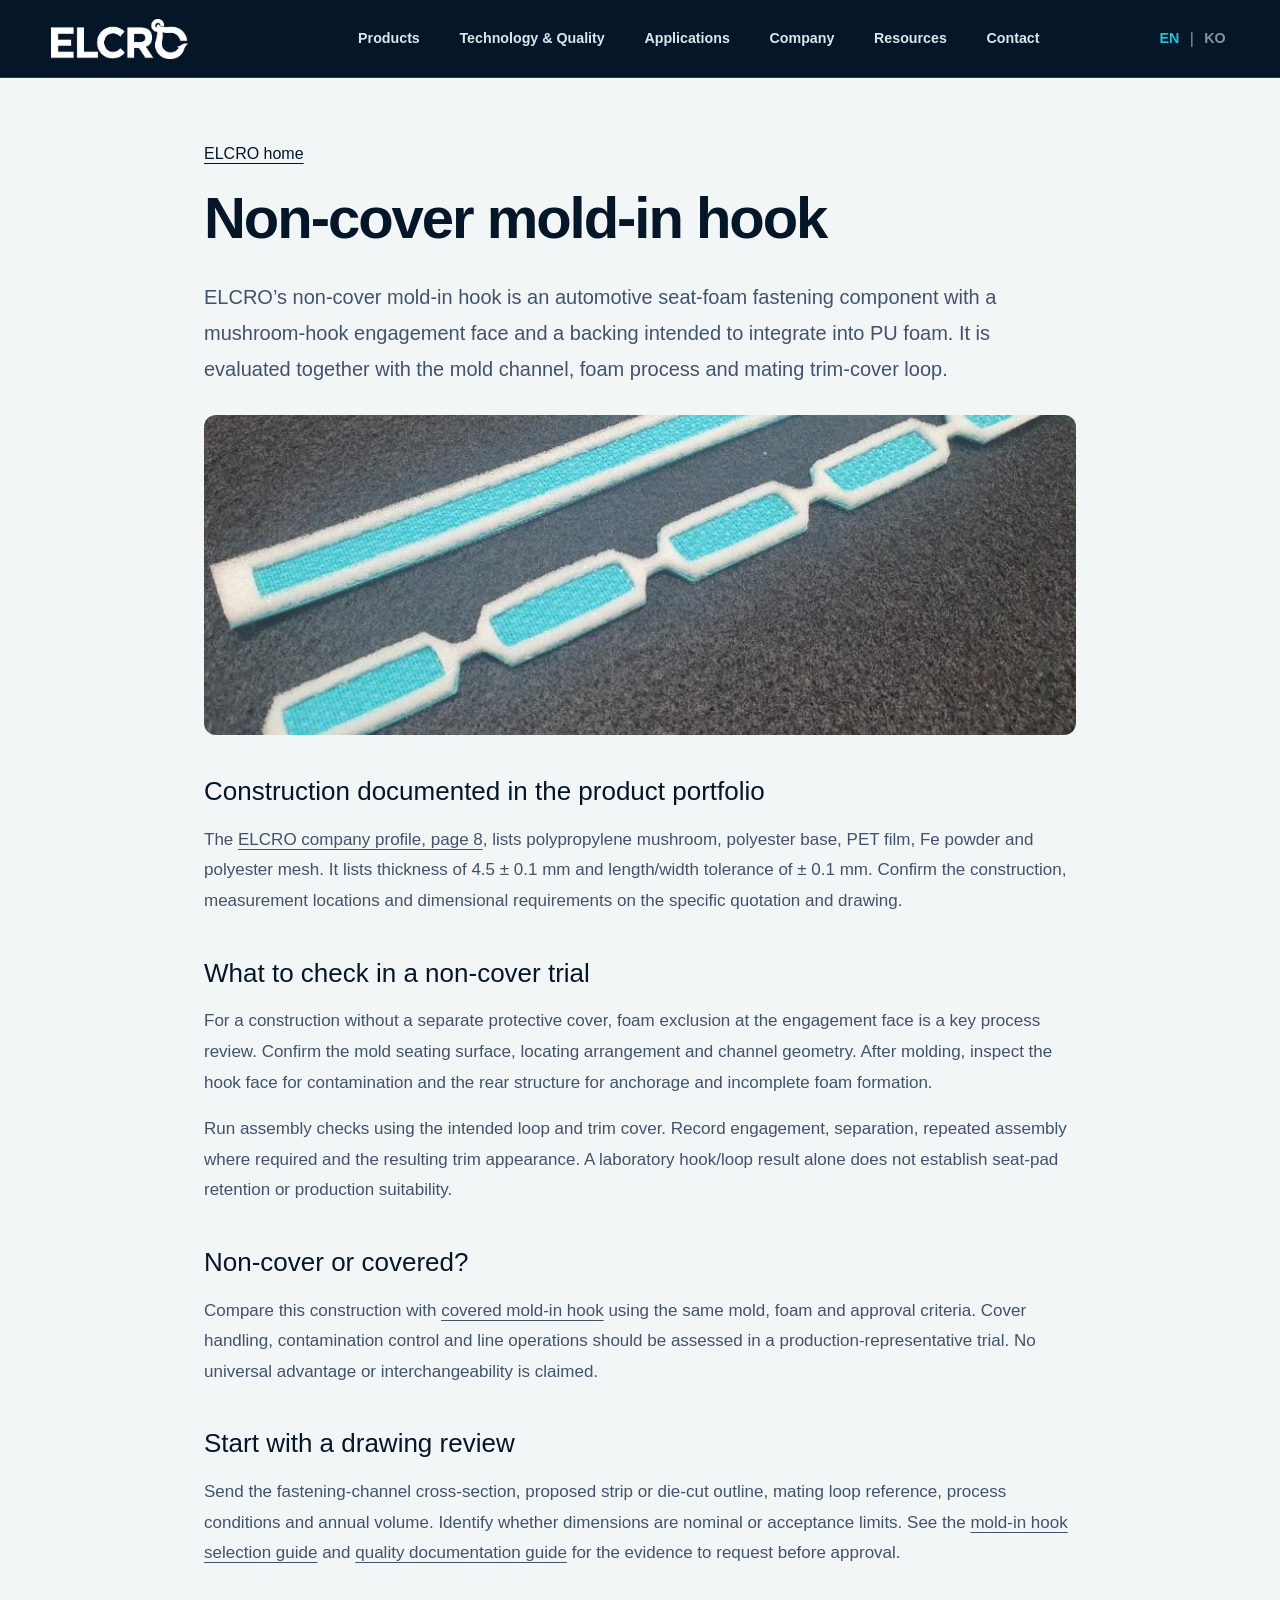
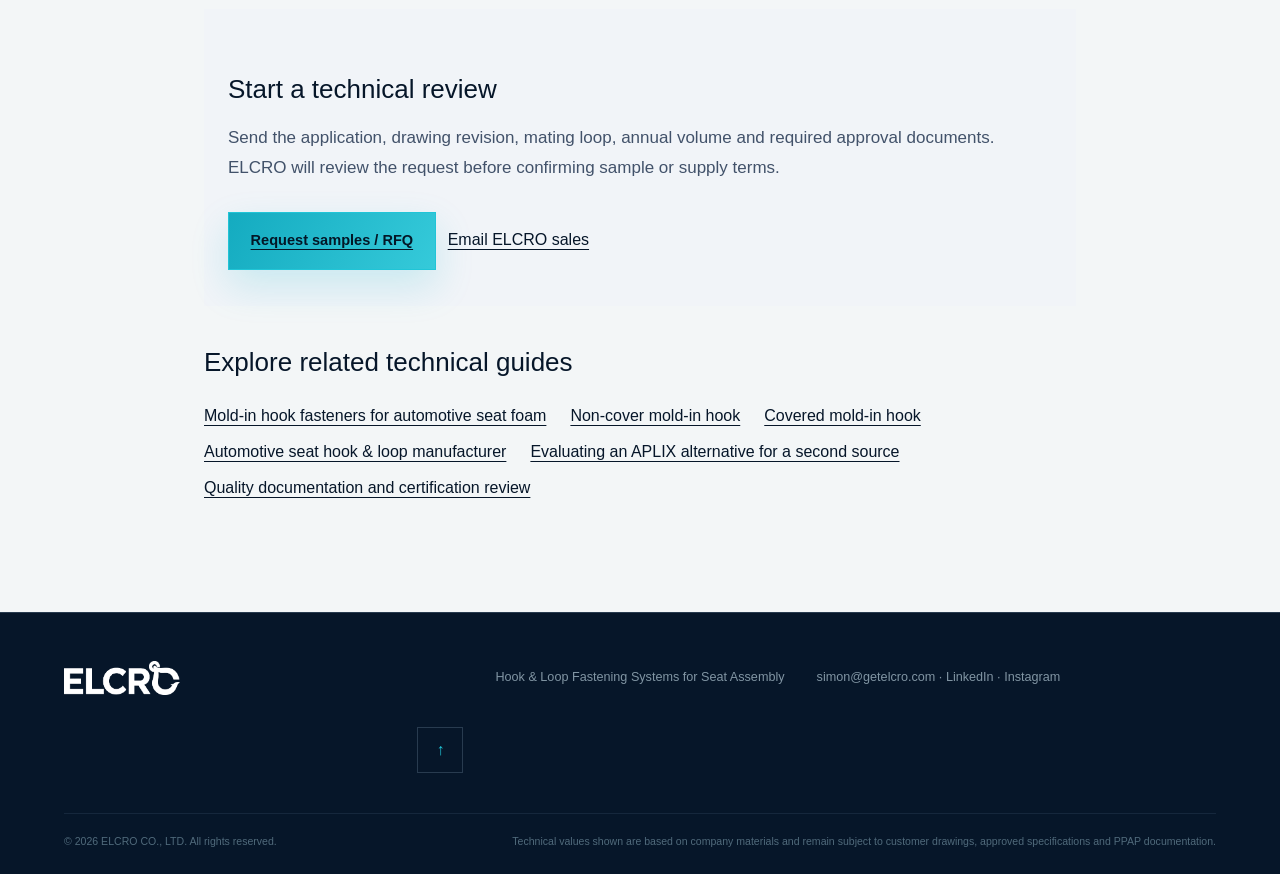
<file: non-cover-mold-in-hook.html>
<!DOCTYPE html><html lang="en"><head><meta charset="utf-8"><meta name="viewport" content="width=device-width, initial-scale=1"><title>Non-Cover Mold-In Hook for Automotive Seats | ELCRO</title><meta name="description" content="Review ELCRO non-cover mold-in hook construction, nominal dimensions and the process checks needed for PU seat-foam sample evaluation."><link rel="canonical" href="https://www.getelcro.com/non-cover-mold-in-hook.html"><meta property="og:type" content="website"><meta property="og:title" content="Non-Cover Mold-In Hook for Automotive Seats | ELCRO"><meta property="og:description" content="Review ELCRO non-cover mold-in hook construction, nominal dimensions and the process checks needed for PU seat-foam sample evaluation."><meta property="og:url" content="https://www.getelcro.com/non-cover-mold-in-hook.html"><meta property="og:image" content="https://www.getelcro.com/images/og-image.png"><meta name="twitter:card" content="summary_large_image"><link rel="icon" href="favicon.svg"><link rel="stylesheet" href="_next/static/chunks/0lzzm9ht5tmoj.css"><link rel="stylesheet" href="technical-guides.css"><script type="application/ld+json">[{"@context": "https://schema.org", "@type": "Organization", "@id": "https://www.getelcro.com/#organization", "name": "ELCRO", "legalName": "ELCRO CO., LTD.", "url": "https://www.getelcro.com/", "logo": "https://www.getelcro.com/elcro-logo.png", "description": "Hook and loop fastening systems for automotive seat assembly.", "email": "simon@getelcro.com", "address": {"@type": "PostalAddress", "streetAddress": "39-1, Hwalcheonsaneop-ro, Duseo-myeon", "addressLocality": "Ulju-gun, Ulsan", "addressCountry": "KR"}}, {"@context": "https://schema.org", "@type": "WebPage", "@id": "https://www.getelcro.com/non-cover-mold-in-hook.html#webpage", "url": "https://www.getelcro.com/non-cover-mold-in-hook.html", "name": "Non-Cover Mold-In Hook for Automotive Seats | ELCRO", "description": "Review ELCRO non-cover mold-in hook construction, nominal dimensions and the process checks needed for PU seat-foam sample evaluation.", "publisher": {"@id": "https://www.getelcro.com/#organization"}}, {"@context": "https://schema.org", "@type": "Product", "@id": "https://www.getelcro.com/non-cover-mold-in-hook.html#product", "name": "ELCRO Non-Cover Mold-In Hook", "description": "ELCRO’s non-cover mold-in hook is an automotive seat-foam fastening component with a mushroom-hook engagement face and a backing intended to integrate into PU foam. It is evaluated together with the mold channel, foam process and mating trim-cover loop.", "image": "https://www.getelcro.com/images/non-cover-hook-front.jpg", "url": "https://www.getelcro.com/non-cover-mold-in-hook.html", "manufacturer": {"@id": "https://www.getelcro.com/#organization"}, "brand": {"@type": "Brand", "name": "ELCRO"}}]</script></head><body class="technical-page"><main><header class="site-header"><a class="wordmark" href="index.html#top" aria-label="ELCRO home"><img src="[data-uri]" alt="ELCRO" style="height:40px;width:auto;display:block"></a><nav class="desktop-nav" aria-label="Primary navigation"><a href="index.html#products">Products</a><a href="index.html#technology">Technology &amp; Quality</a><a href="index.html#applications">Applications</a><a href="index.html#company">Company</a><a href="index.html#resources">Resources</a><a href="index.html#contact">Contact</a></nav><div class="header-actions"><div class="language-switch" aria-label="Language"><button class="active" aria-pressed="true">EN</button><span aria-hidden="true">|</span><button class="" aria-pressed="false" onclick="location.href='ko-index.html'">KO</button></div><button class="menu-toggle" aria-expanded="false" aria-controls="mobile-navigation">Menu</button></div><nav id="mobile-navigation" class="mobile-nav " aria-label="Mobile navigation"><a href="index.html#products">Products</a><a href="index.html#technology">Technology &amp; Quality</a><a href="index.html#applications">Applications</a><a href="index.html#company">Company</a><a href="index.html#resources">Resources</a><a href="index.html#contact">Contact</a></nav></header><article class="guide-copy"><a href="index.html">ELCRO home</a><h1>Non-cover mold-in hook</h1><p class="guide-lead">ELCRO’s non-cover mold-in hook is an automotive seat-foam fastening component with a mushroom-hook engagement face and a backing intended to integrate into PU foam. It is evaluated together with the mold channel, foam process and mating trim-cover loop.</p><img class="guide-image" src="images/non-cover-hook-front.jpg" alt="ELCRO Non-Cover Mold-In Hook" width="1000" height="320"><h2>Construction documented in the product portfolio</h2><p>The <a href="downloads/elcro-company-profile-en.pdf">ELCRO company profile, page 8</a>, lists polypropylene mushroom, polyester base, PET film, Fe powder and polyester mesh. It lists thickness of 4.5 ± 0.1 mm and length/width tolerance of ± 0.1 mm. Confirm the construction, measurement locations and dimensional requirements on the specific quotation and drawing.</p>
<h2>What to check in a non-cover trial</h2><p>For a construction without a separate protective cover, foam exclusion at the engagement face is a key process review. Confirm the mold seating surface, locating arrangement and channel geometry. After molding, inspect the hook face for contamination and the rear structure for anchorage and incomplete foam formation.</p><p>Run assembly checks using the intended loop and trim cover. Record engagement, separation, repeated assembly where required and the resulting trim appearance. A laboratory hook/loop result alone does not establish seat-pad retention or production suitability.</p>
<h2>Non-cover or covered?</h2><p>Compare this construction with <a href="covered-mold-in-hook.html">covered mold-in hook</a> using the same mold, foam and approval criteria. Cover handling, contamination control and line operations should be assessed in a production-representative trial. No universal advantage or interchangeability is claimed.</p>
<h2>Start with a drawing review</h2><p>Send the fastening-channel cross-section, proposed strip or die-cut outline, mating loop reference, process conditions and annual volume. Identify whether dimensions are nominal or acceptance limits. See the <a href="mold-in-hook.html">mold-in hook selection guide</a> and <a href="quality-certifications.html">quality documentation guide</a> for the evidence to request before approval.</p><section class="guide-cta"><h2>Start a technical review</h2><p>Send the application, drawing revision, mating loop, annual volume and required approval documents. ELCRO will review the request before confirming sample or supply terms.</p><a class="button primary" href="index.html#contact">Request samples / RFQ</a><a href="mailto:simon@getelcro.com?subject=non-cover-mold-in-hook%20technical%20inquiry">Email ELCRO sales</a></section><h2>Explore related technical guides</h2><nav class="guide-links" aria-label="Technical buying guides"><a href="mold-in-hook.html">Mold-in hook fasteners for automotive seat foam</a><a href="non-cover-mold-in-hook.html">Non-cover mold-in hook</a><a href="covered-mold-in-hook.html">Covered mold-in hook</a><a href="automotive-seat-hook-loop-manufacturer.html">Automotive seat hook &amp; loop manufacturer</a><a href="aplix-alternative-second-source.html">Evaluating an APLIX alternative for a second source</a><a href="quality-certifications.html">Quality documentation and certification review</a></nav></article><footer><div class="footer-main"><a class="wordmark" href="index.html#top"><img src="[data-uri]" alt="ELCRO" style="height:34px;width:auto;display:block"></a><p>Hook &amp; Loop Fastening Systems for Seat Assembly</p><p><a href="mailto:simon@getelcro.com" style="color:inherit;">simon@getelcro.com</a> · <a href="https://www.linkedin.com/company/elcro-automotive" target="_blank" rel="noreferrer" style="color:inherit;">LinkedIn</a> · <a href="https://www.instagram.com/getelcro" target="_blank" rel="noreferrer" style="color:inherit;">Instagram</a></p><a href="index.html#top" aria-label="Back to top">↑</a></div><div class="footer-bottom"><p>© <!-- -->2026<!-- --> <!-- -->ELCRO CO., LTD. All rights reserved.</p><p>Technical values shown are based on company materials and remain subject to customer drawings, approved specifications and PPAP documentation.</p></div></footer></main><script src="site-navigation.js" defer></script></body></html>
</file>
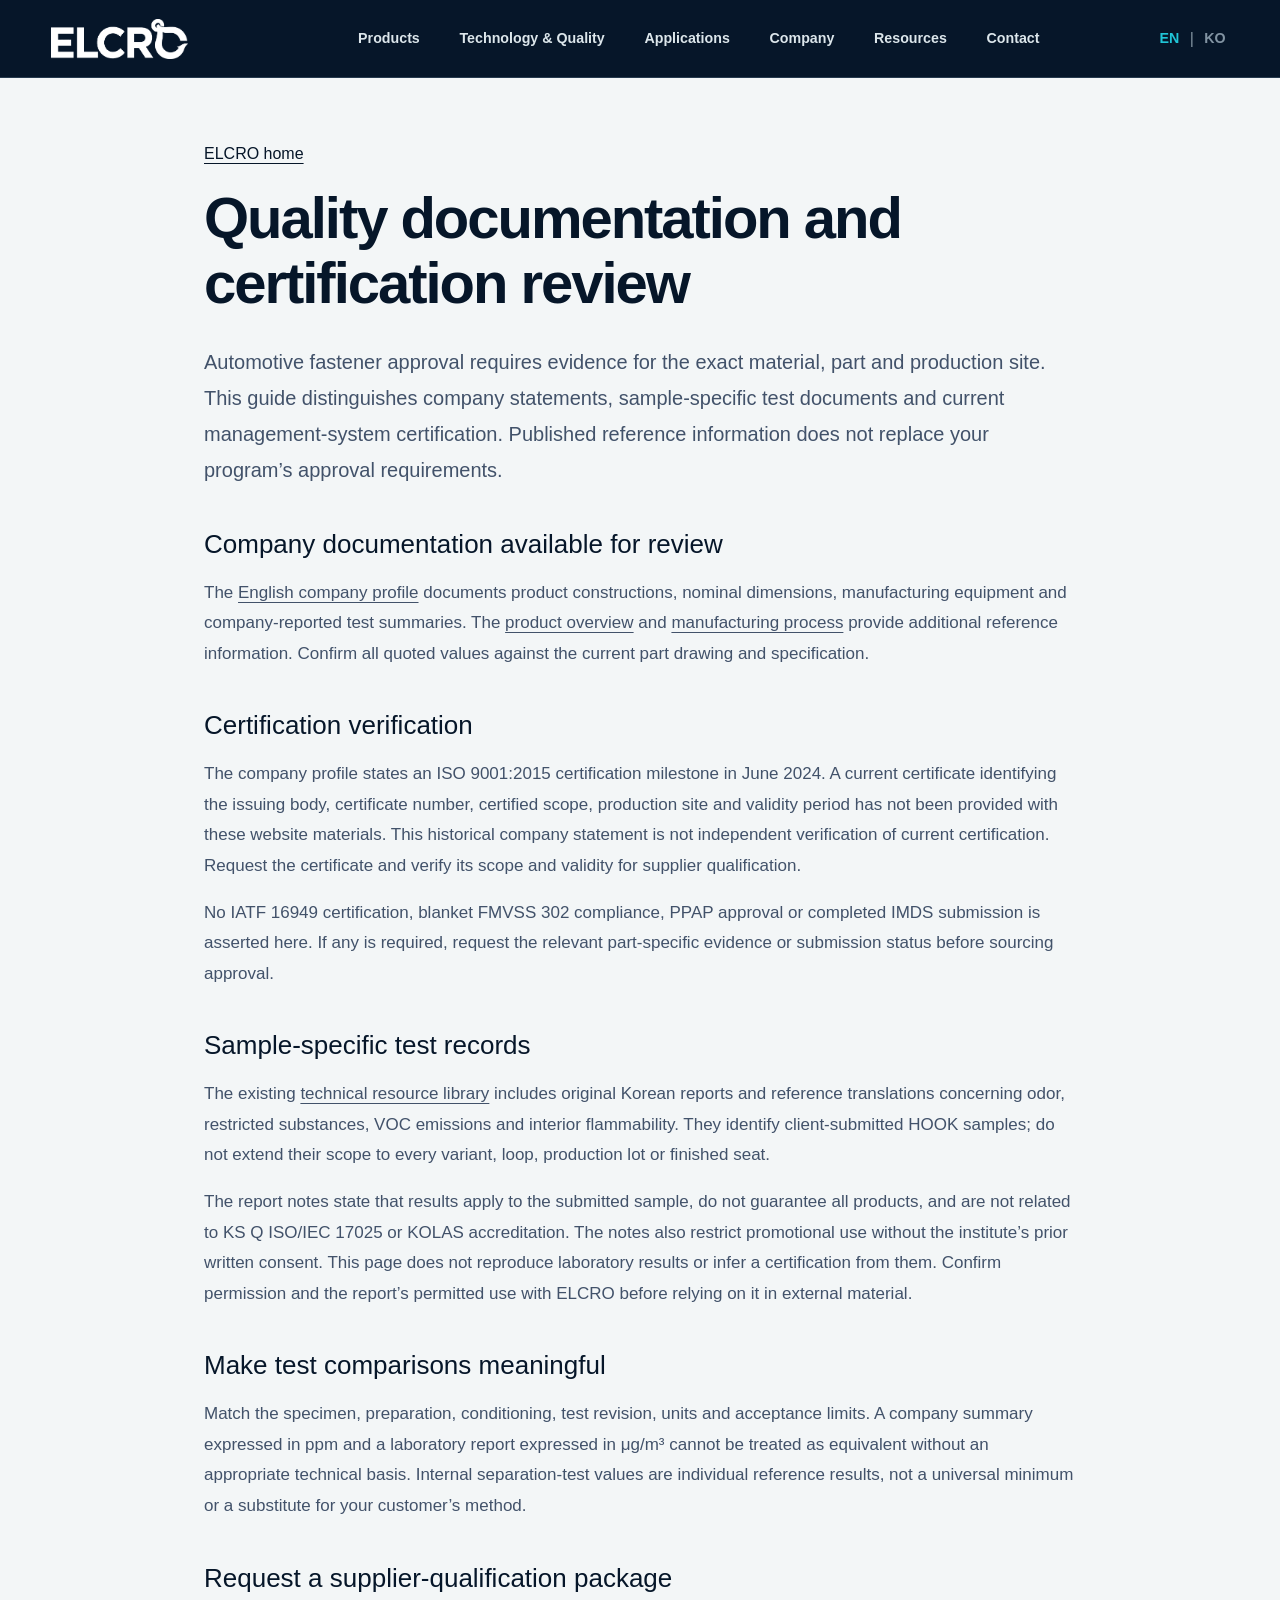
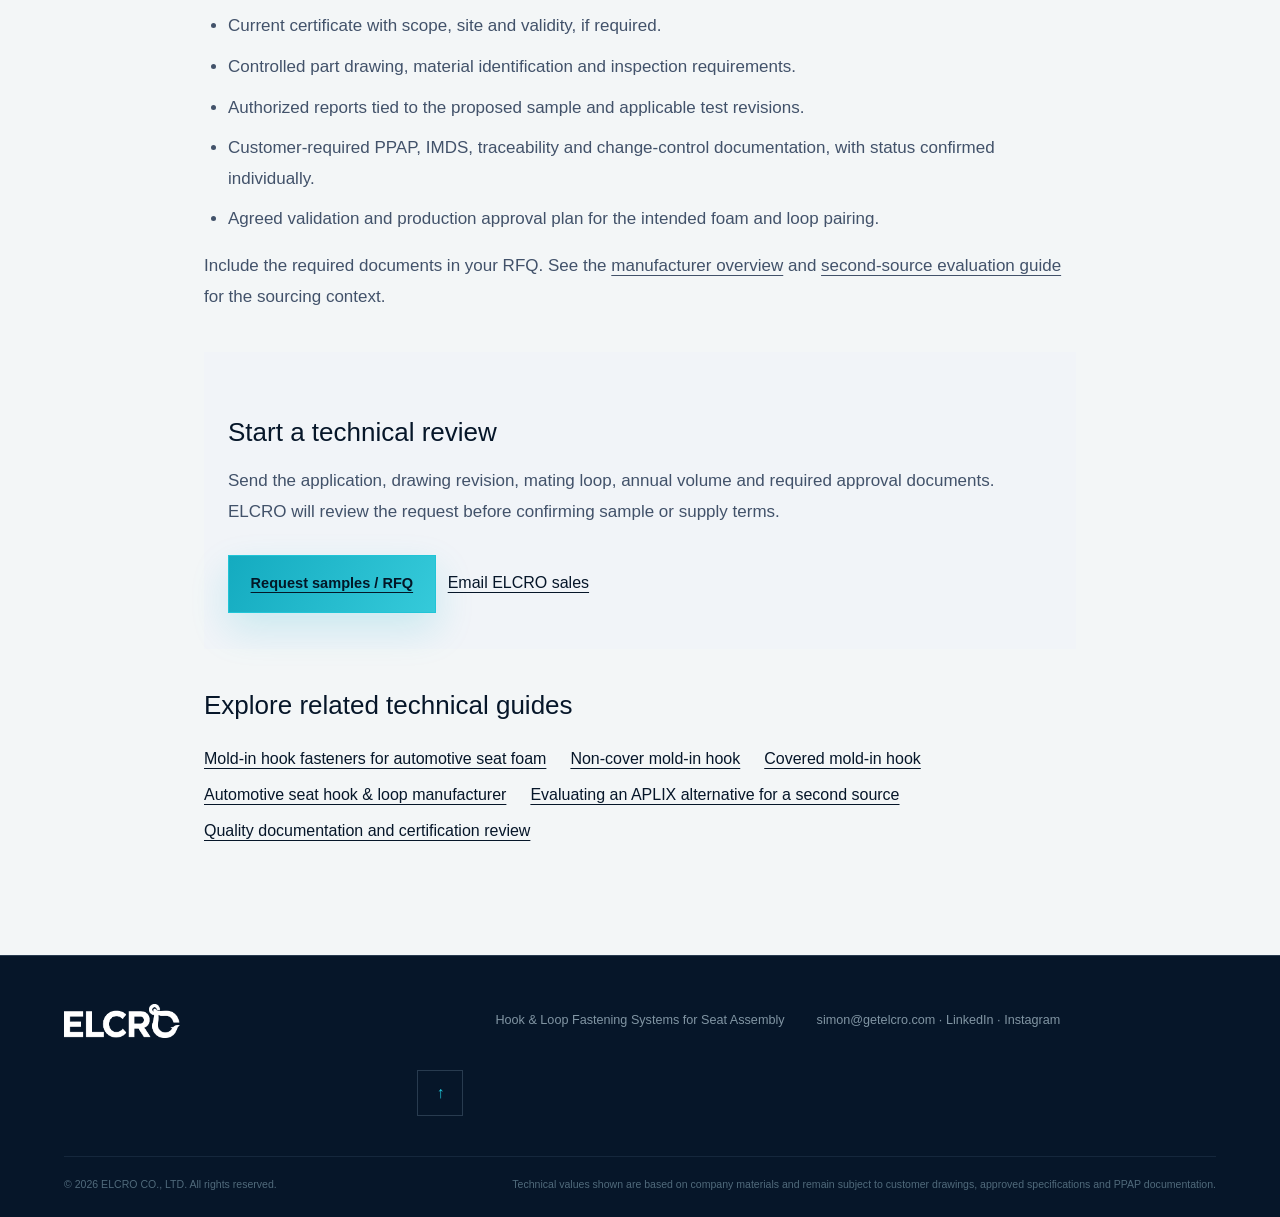
<file: quality-certifications.html>
<!DOCTYPE html><html lang="en"><head><meta charset="utf-8"><meta name="viewport" content="width=device-width, initial-scale=1"><title>Quality Documentation &amp; Certification Review | ELCRO</title><meta name="description" content="Review ELCRO source documents, sample-specific test-report scope and certification verification requirements for automotive fastening procurement."><link rel="canonical" href="https://www.getelcro.com/quality-certifications.html"><meta property="og:type" content="website"><meta property="og:title" content="Quality Documentation &amp; Certification Review | ELCRO"><meta property="og:description" content="Review ELCRO source documents, sample-specific test-report scope and certification verification requirements for automotive fastening procurement."><meta property="og:url" content="https://www.getelcro.com/quality-certifications.html"><meta property="og:image" content="https://www.getelcro.com/images/og-image.png"><meta name="twitter:card" content="summary_large_image"><link rel="icon" href="favicon.svg"><link rel="stylesheet" href="_next/static/chunks/0lzzm9ht5tmoj.css"><link rel="stylesheet" href="technical-guides.css"><script type="application/ld+json">[{"@context": "https://schema.org", "@type": "Organization", "@id": "https://www.getelcro.com/#organization", "name": "ELCRO", "legalName": "ELCRO CO., LTD.", "url": "https://www.getelcro.com/", "logo": "https://www.getelcro.com/elcro-logo.png", "description": "Hook and loop fastening systems for automotive seat assembly.", "email": "simon@getelcro.com", "address": {"@type": "PostalAddress", "streetAddress": "39-1, Hwalcheonsaneop-ro, Duseo-myeon", "addressLocality": "Ulju-gun, Ulsan", "addressCountry": "KR"}}, {"@context": "https://schema.org", "@type": "WebPage", "@id": "https://www.getelcro.com/quality-certifications.html#webpage", "url": "https://www.getelcro.com/quality-certifications.html", "name": "Quality Documentation & Certification Review | ELCRO", "description": "Review ELCRO source documents, sample-specific test-report scope and certification verification requirements for automotive fastening procurement.", "publisher": {"@id": "https://www.getelcro.com/#organization"}}]</script></head><body class="technical-page"><main><header class="site-header"><a class="wordmark" href="index.html#top" aria-label="ELCRO home"><img src="[data-uri]" alt="ELCRO" style="height:40px;width:auto;display:block"></a><nav class="desktop-nav" aria-label="Primary navigation"><a href="index.html#products">Products</a><a href="index.html#technology">Technology &amp; Quality</a><a href="index.html#applications">Applications</a><a href="index.html#company">Company</a><a href="index.html#resources">Resources</a><a href="index.html#contact">Contact</a></nav><div class="header-actions"><div class="language-switch" aria-label="Language"><button class="active" aria-pressed="true">EN</button><span aria-hidden="true">|</span><button class="" aria-pressed="false" onclick="location.href='ko-index.html'">KO</button></div><button class="menu-toggle" aria-expanded="false" aria-controls="mobile-navigation">Menu</button></div><nav id="mobile-navigation" class="mobile-nav " aria-label="Mobile navigation"><a href="index.html#products">Products</a><a href="index.html#technology">Technology &amp; Quality</a><a href="index.html#applications">Applications</a><a href="index.html#company">Company</a><a href="index.html#resources">Resources</a><a href="index.html#contact">Contact</a></nav></header><article class="guide-copy"><a href="index.html">ELCRO home</a><h1>Quality documentation and certification review</h1><p class="guide-lead">Automotive fastener approval requires evidence for the exact material, part and production site. This guide distinguishes company statements, sample-specific test documents and current management-system certification. Published reference information does not replace your program’s approval requirements.</p><h2>Company documentation available for review</h2><p>The <a href="downloads/elcro-company-profile-en.pdf">English company profile</a> documents product constructions, nominal dimensions, manufacturing equipment and company-reported test summaries. The <a href="downloads/elcro-product-overview-en.pdf">product overview</a> and <a href="downloads/elcro-manufacturing-process-en.pdf">manufacturing process</a> provide additional reference information. Confirm all quoted values against the current part drawing and specification.</p>
<h2>Certification verification</h2><p>The company profile states an ISO 9001:2015 certification milestone in June 2024. A current certificate identifying the issuing body, certificate number, certified scope, production site and validity period has not been provided with these website materials. This historical company statement is not independent verification of current certification. Request the certificate and verify its scope and validity for supplier qualification.</p><p>No IATF 16949 certification, blanket FMVSS 302 compliance, PPAP approval or completed IMDS submission is asserted here. If any is required, request the relevant part-specific evidence or submission status before sourcing approval.</p>
<h2>Sample-specific test records</h2><p>The existing <a href="index.html#resources">technical resource library</a> includes original Korean reports and reference translations concerning odor, restricted substances, VOC emissions and interior flammability. They identify client-submitted HOOK samples; do not extend their scope to every variant, loop, production lot or finished seat.</p><p>The report notes state that results apply to the submitted sample, do not guarantee all products, and are not related to KS Q ISO/IEC 17025 or KOLAS accreditation. The notes also restrict promotional use without the institute’s prior written consent. This page does not reproduce laboratory results or infer a certification from them. Confirm permission and the report’s permitted use with ELCRO before relying on it in external material.</p>
<h2>Make test comparisons meaningful</h2><p>Match the specimen, preparation, conditioning, test revision, units and acceptance limits. A company summary expressed in ppm and a laboratory report expressed in μg/m³ cannot be treated as equivalent without an appropriate technical basis. Internal separation-test values are individual reference results, not a universal minimum or a substitute for your customer’s method.</p>
<h2>Request a supplier-qualification package</h2><ul><li>Current certificate with scope, site and validity, if required.</li><li>Controlled part drawing, material identification and inspection requirements.</li><li>Authorized reports tied to the proposed sample and applicable test revisions.</li><li>Customer-required PPAP, IMDS, traceability and change-control documentation, with status confirmed individually.</li><li>Agreed validation and production approval plan for the intended foam and loop pairing.</li></ul><p>Include the required documents in your RFQ. See the <a href="automotive-seat-hook-loop-manufacturer.html">manufacturer overview</a> and <a href="aplix-alternative-second-source.html">second-source evaluation guide</a> for the sourcing context.</p><section class="guide-cta"><h2>Start a technical review</h2><p>Send the application, drawing revision, mating loop, annual volume and required approval documents. ELCRO will review the request before confirming sample or supply terms.</p><a class="button primary" href="index.html#contact">Request samples / RFQ</a><a href="mailto:simon@getelcro.com?subject=quality-certifications%20technical%20inquiry">Email ELCRO sales</a></section><h2>Explore related technical guides</h2><nav class="guide-links" aria-label="Technical buying guides"><a href="mold-in-hook.html">Mold-in hook fasteners for automotive seat foam</a><a href="non-cover-mold-in-hook.html">Non-cover mold-in hook</a><a href="covered-mold-in-hook.html">Covered mold-in hook</a><a href="automotive-seat-hook-loop-manufacturer.html">Automotive seat hook &amp; loop manufacturer</a><a href="aplix-alternative-second-source.html">Evaluating an APLIX alternative for a second source</a><a href="quality-certifications.html">Quality documentation and certification review</a></nav></article><footer><div class="footer-main"><a class="wordmark" href="index.html#top"><img src="[data-uri]" alt="ELCRO" style="height:34px;width:auto;display:block"></a><p>Hook &amp; Loop Fastening Systems for Seat Assembly</p><p><a href="mailto:simon@getelcro.com" style="color:inherit;">simon@getelcro.com</a> · <a href="https://www.linkedin.com/company/elcro-automotive" target="_blank" rel="noreferrer" style="color:inherit;">LinkedIn</a> · <a href="https://www.instagram.com/getelcro" target="_blank" rel="noreferrer" style="color:inherit;">Instagram</a></p><a href="index.html#top" aria-label="Back to top">↑</a></div><div class="footer-bottom"><p>© <!-- -->2026<!-- --> <!-- -->ELCRO CO., LTD. All rights reserved.</p><p>Technical values shown are based on company materials and remain subject to customer drawings, approved specifications and PPAP documentation.</p></div></footer></main><script src="site-navigation.js" defer></script></body></html>
</file>
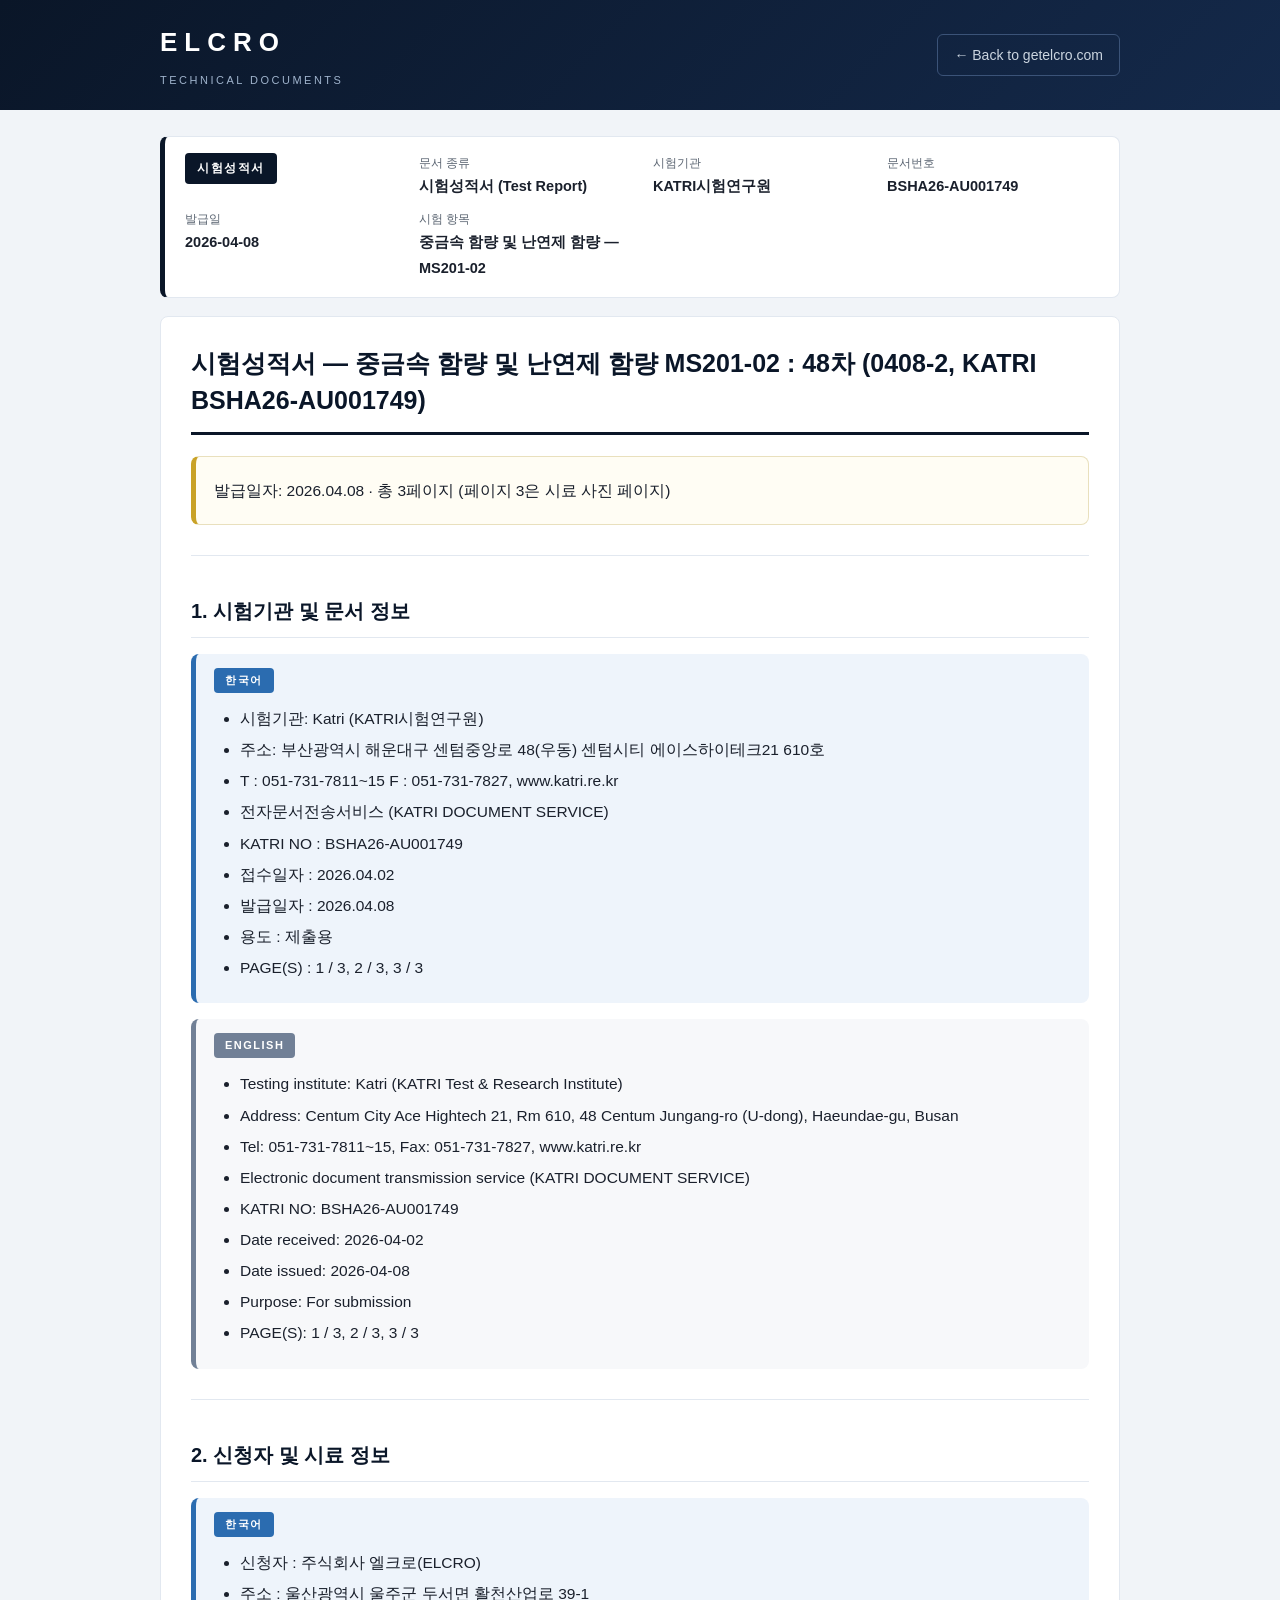
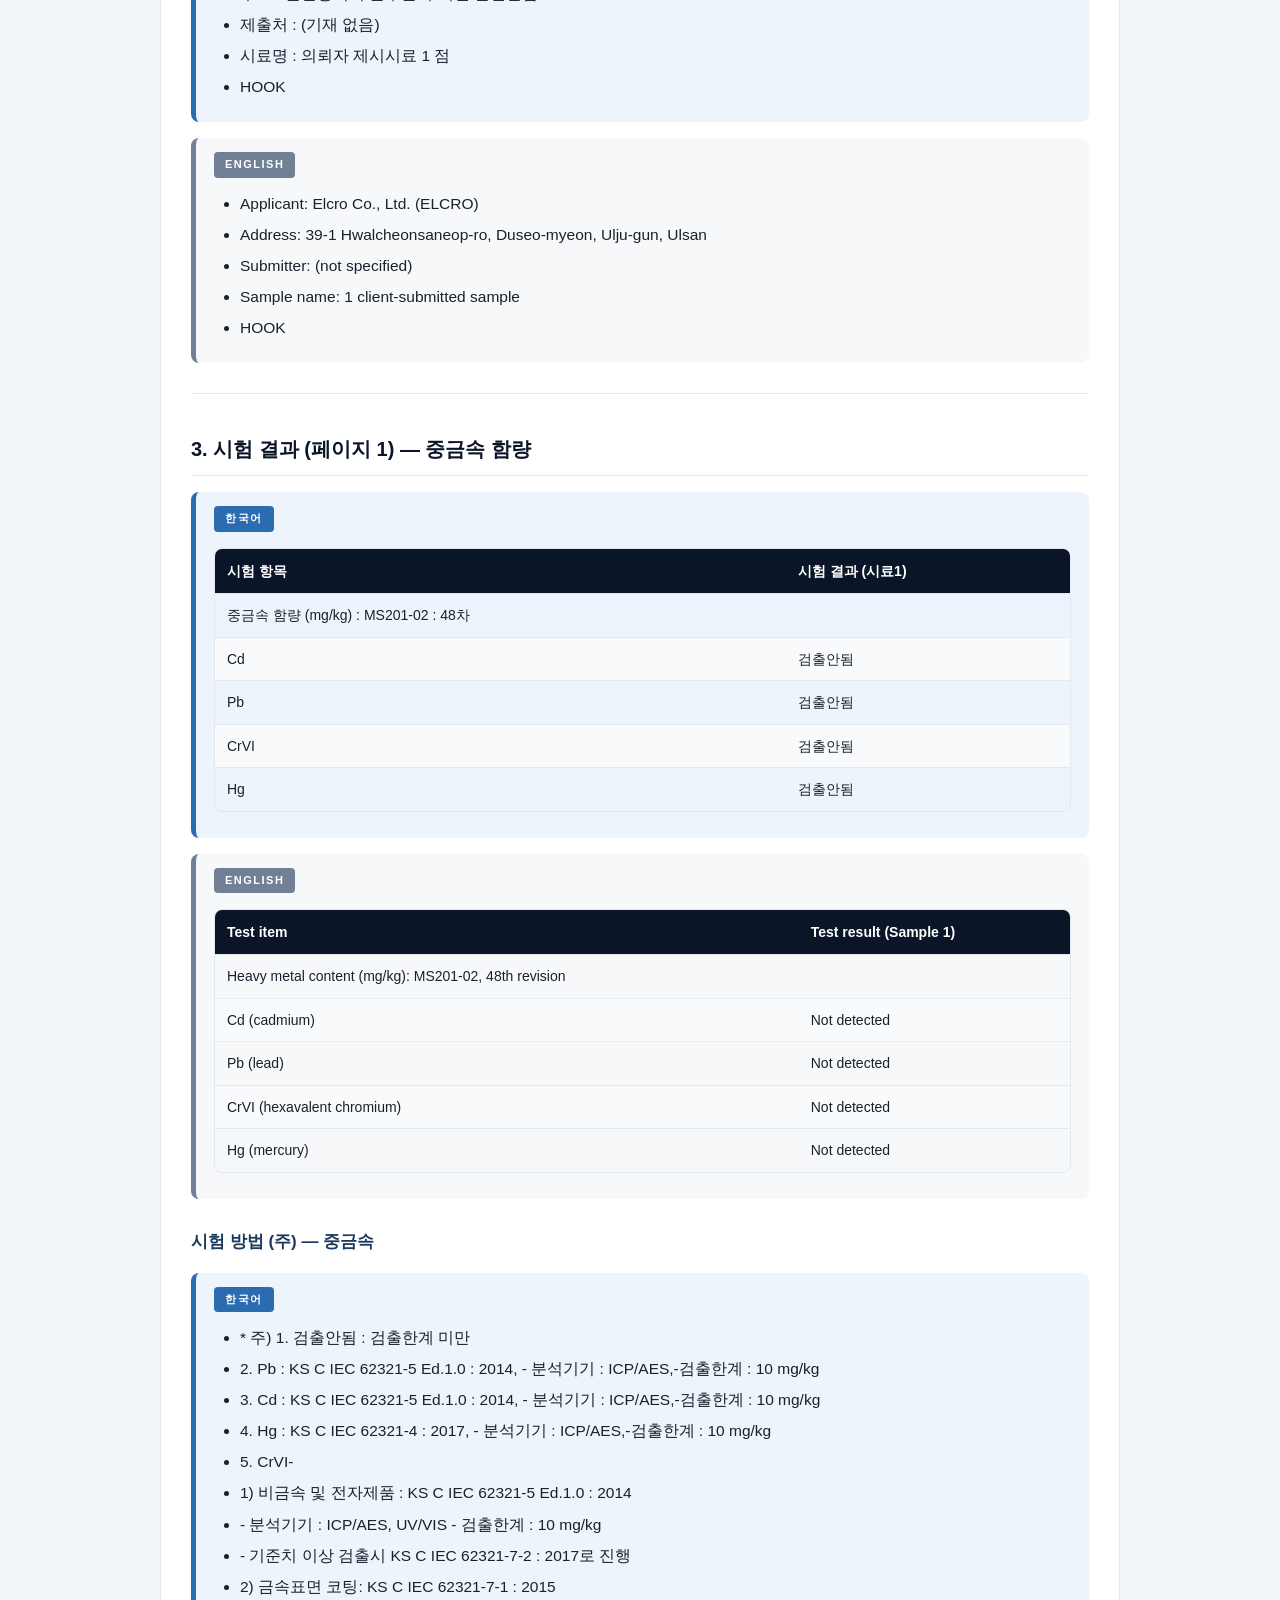
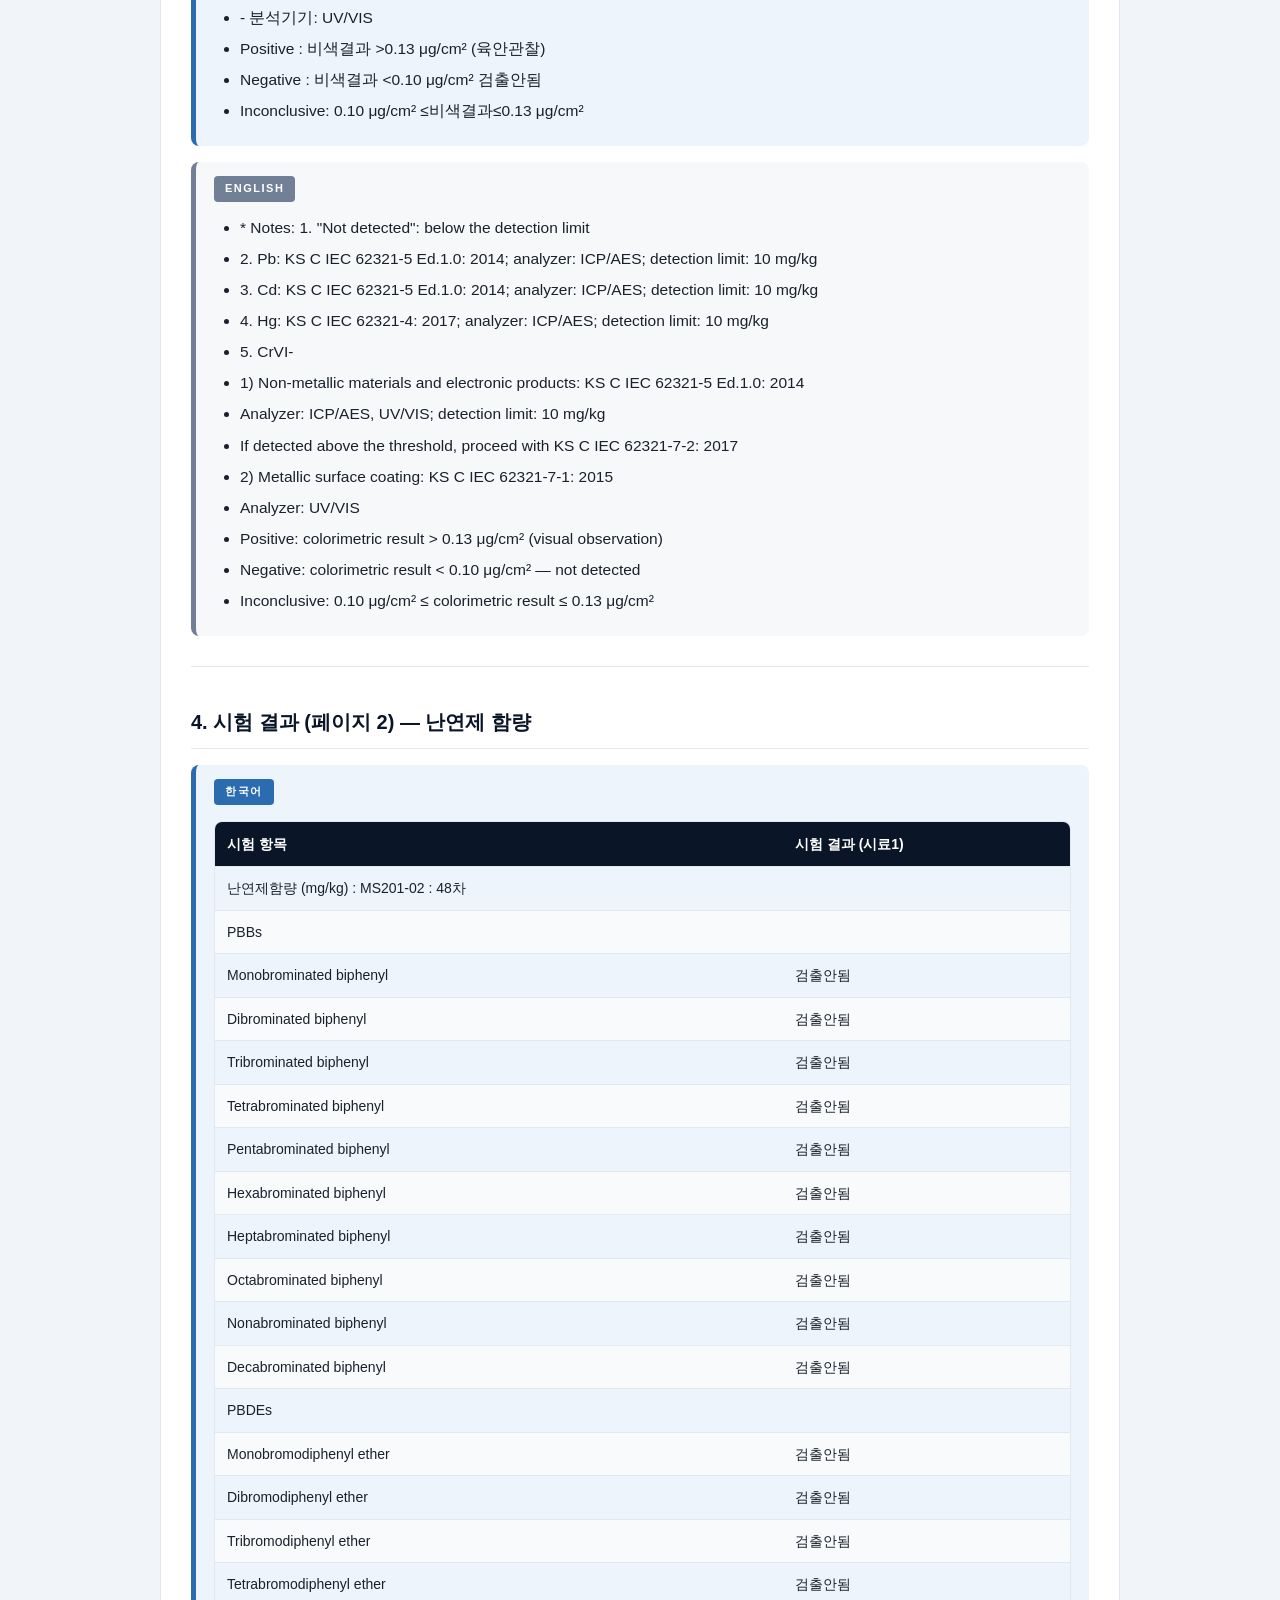
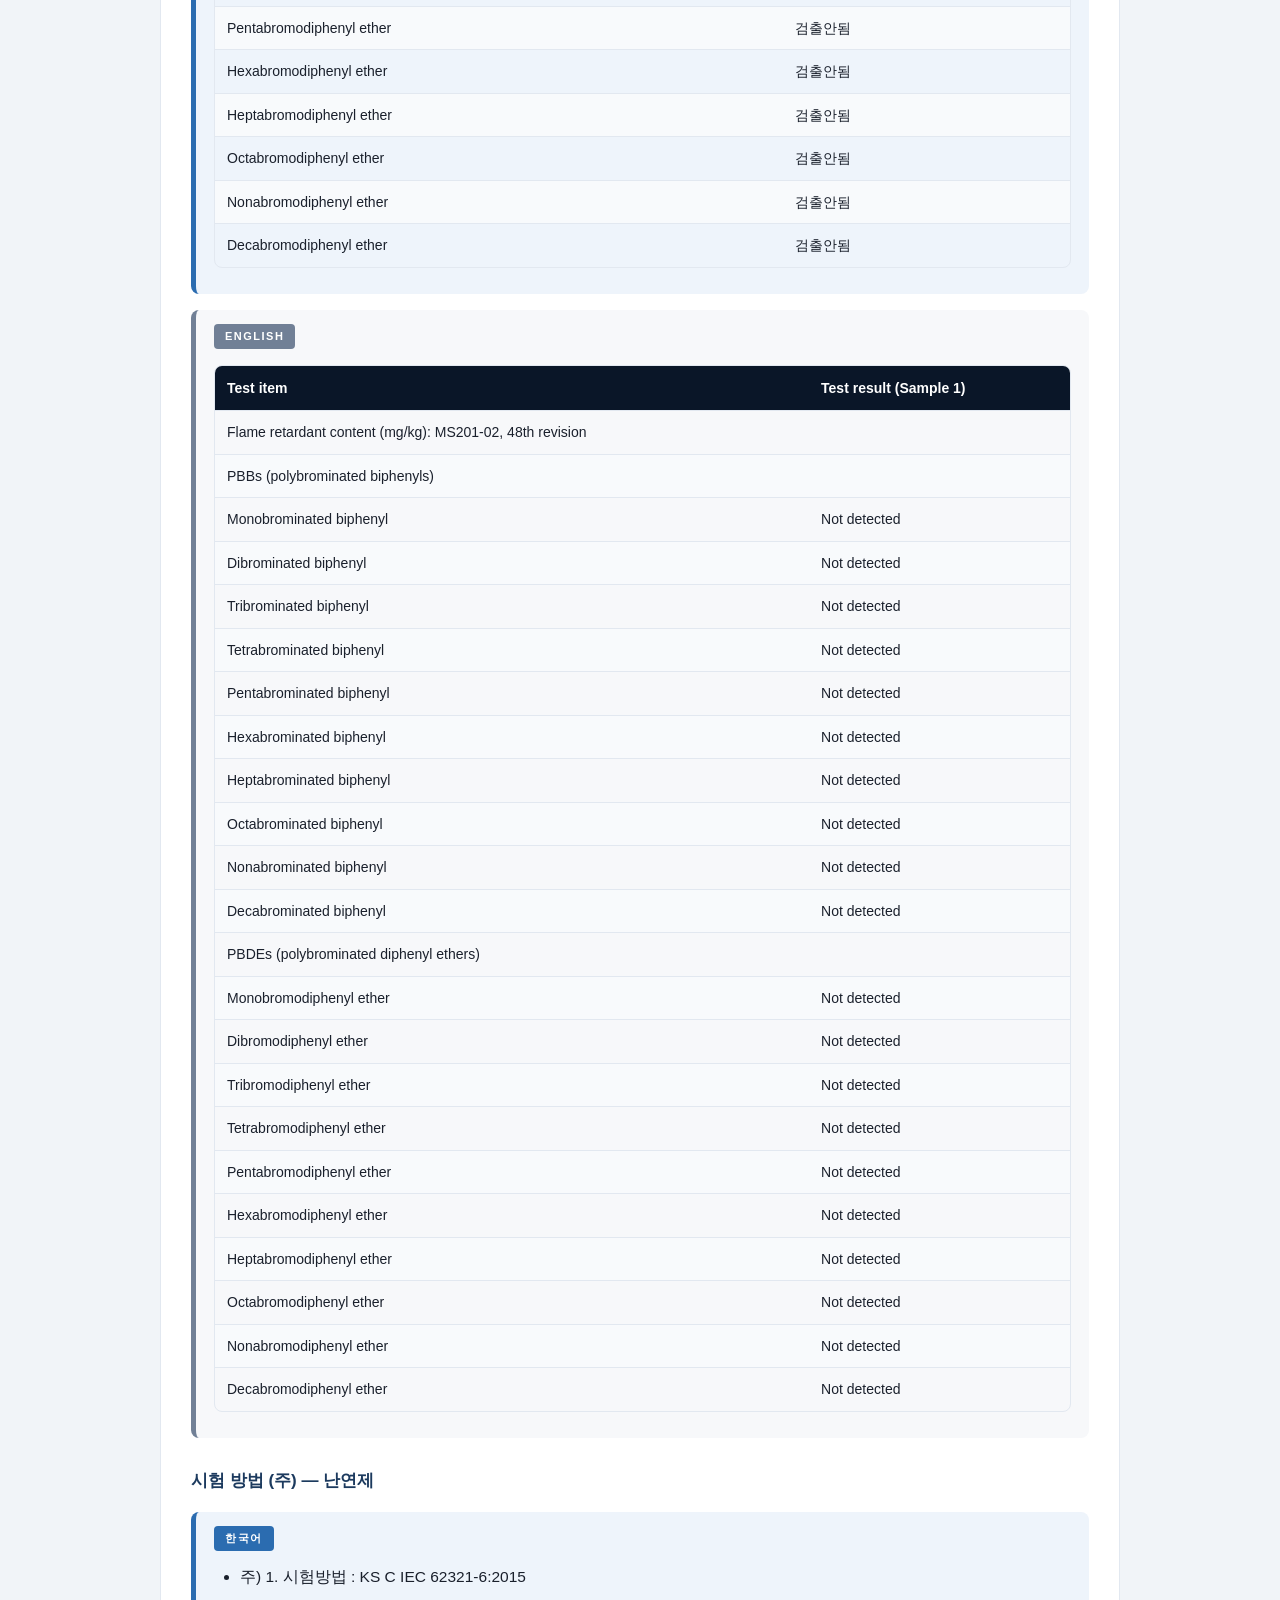
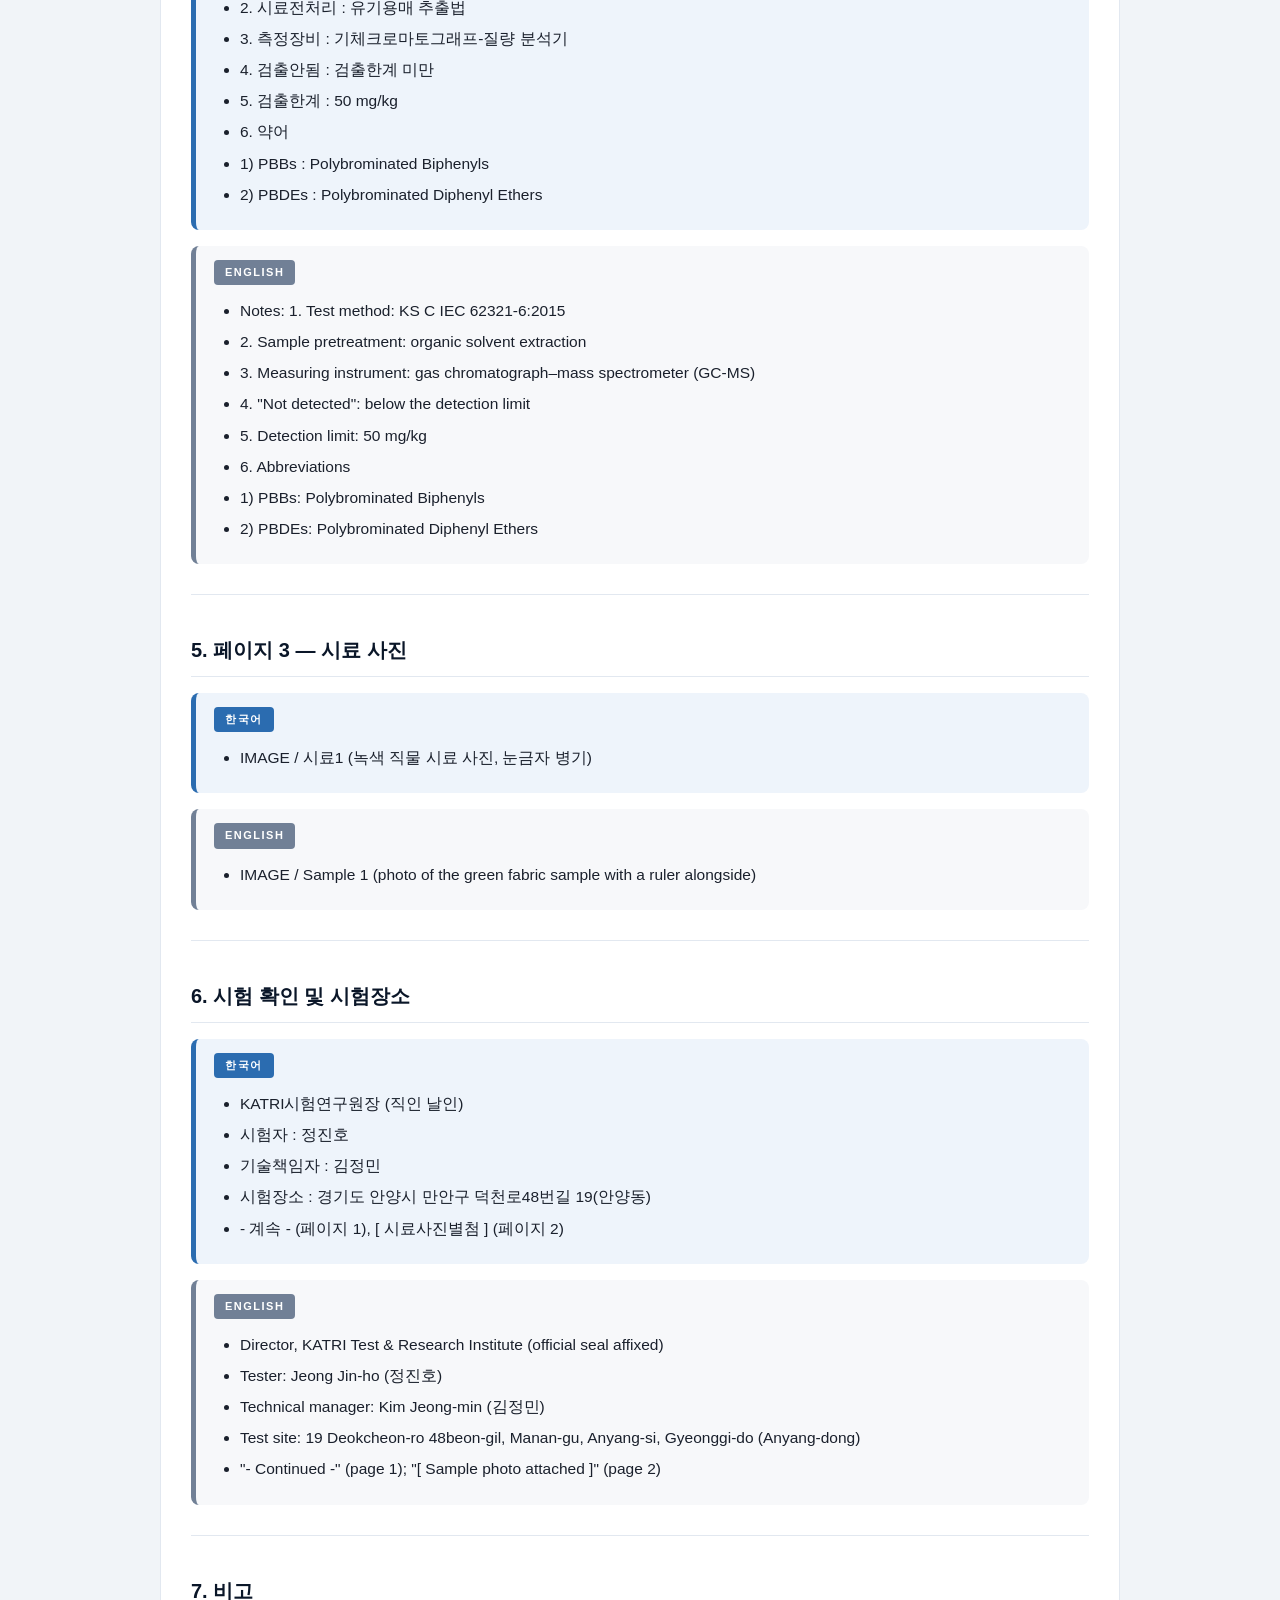
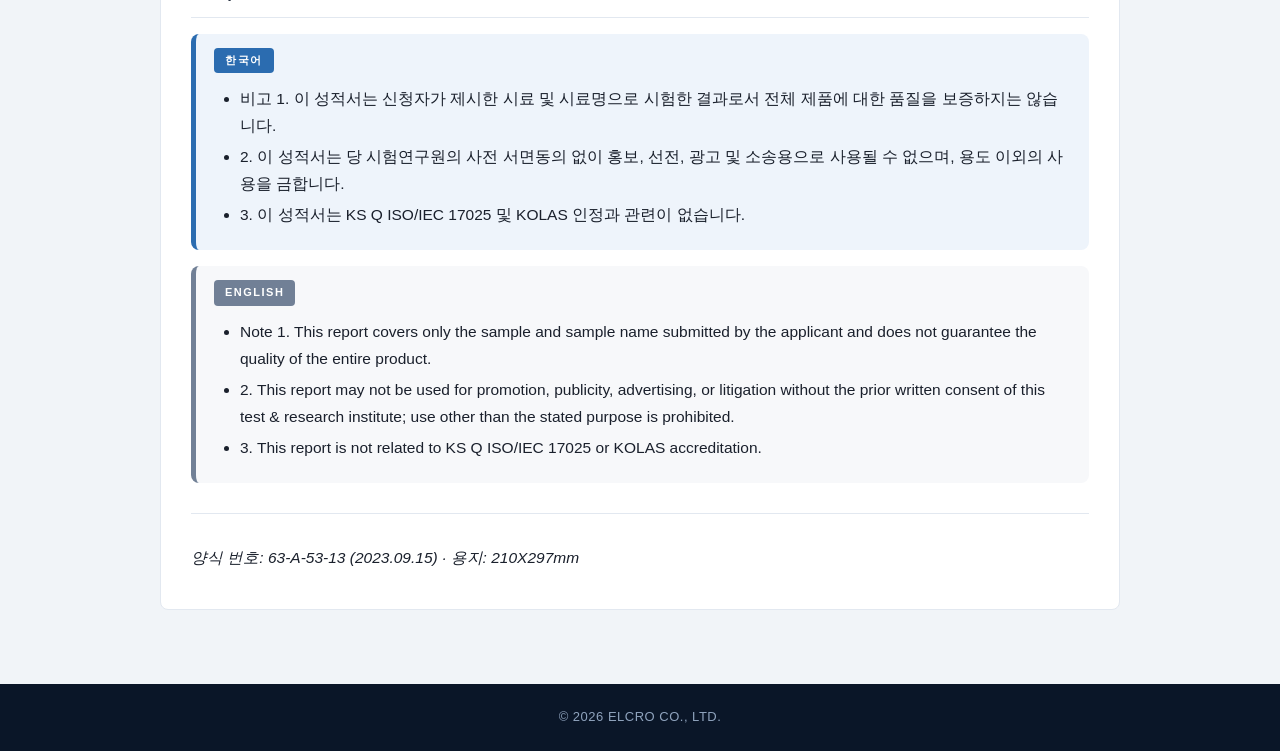
<file: standards/test-0408-2.html>
<!DOCTYPE html>
<html lang="ko">
<head>
<meta charset="UTF-8">
<meta name="viewport" content="width=device-width, initial-scale=1.0">
<title>시험성적서 — 중금속 함량 및 난연제 함량 MS201-02 : 48차 (0408-2, KATRI BSHA26-AU001749) | ELCRO Technical Documents</title>
<style>
:root{
  --navy:#0a1628; --navy2:#14294a; --accent:#2b6cb0;
  --ink:#1a202c; --muted:#5b6572; --line:#e2e8f0;
}
*{box-sizing:border-box}
body{margin:0;background:#f1f4f8;color:var(--ink);
  font-family:-apple-system,BlinkMacSystemFont,"Segoe UI","Noto Sans KR","Malgun Gothic","Apple SD Gothic Neo",sans-serif;
  line-height:1.75;font-size:15.5px;
  -webkit-print-color-adjust:exact;print-color-adjust:exact;}
.site-header{background:linear-gradient(135deg,var(--navy) 0%,var(--navy2) 100%);color:#fff;padding:20px 0;}
.header-inner{max-width:1000px;margin:0 auto;padding:0 20px;display:flex;justify-content:space-between;align-items:center;gap:12px;flex-wrap:wrap;}
.brand .logo{font-size:26px;font-weight:800;letter-spacing:7px;}
.brand .tagline{display:block;font-size:11px;letter-spacing:2.5px;color:#9fb3cc;text-transform:uppercase;margin-top:5px;}
.back-link{color:#cbd5e0;text-decoration:none;font-size:14px;border:1px solid #3b5378;padding:8px 16px;border-radius:6px;white-space:nowrap;}
.back-link:hover{background:#1b3358;color:#fff;}
.container{max-width:1000px;margin:0 auto;padding:0 20px 8px;}
.doc-meta{background:#fff;border:1px solid var(--line);border-left:5px solid var(--navy);
  border-radius:8px;padding:16px 20px;margin:26px 0 8px;
  display:grid;grid-template-columns:repeat(auto-fit,minmax(210px,1fr));gap:10px 22px;}
.doc-type{display:inline-block;background:var(--navy);color:#fff;font-size:12px;font-weight:700;
  padding:5px 12px;border-radius:4px;letter-spacing:1.5px;}
.meta-item .k{font-size:12px;color:var(--muted);}
.meta-item .v{font-weight:600;font-size:14.5px;}
.doc-body{background:#fff;border:1px solid var(--line);border-radius:8px;padding:28px 30px;margin:18px 0 30px;}
.doc-body h1{font-size:25px;color:var(--navy);border-bottom:3px solid var(--navy);padding-bottom:12px;margin-top:0;line-height:1.5;}
.doc-body h2{font-size:20px;color:var(--navy);margin:38px 0 12px;border-bottom:1px solid var(--line);padding-bottom:8px;}
.doc-body h3{font-size:17px;color:#1c3a5e;margin:28px 0 8px;}
.doc-body h4{font-size:15.5px;color:#2d4a6b;margin:22px 0 6px;}
.doc-body p{margin:10px 0;}
.doc-body hr{border:none;border-top:1px solid var(--line);margin:30px 0;}
.doc-body ul,.doc-body ol{margin:10px 0;padding-left:26px;}
.doc-body li{margin:4px 0;}
.doc-body a{color:var(--accent);word-break:break-all;}
.lang-block{border-radius:8px;padding:2px 18px 12px;margin:16px 0;}
.lang-block.ko{background:#eef4fb;border-left:5px solid #2b6cb0;}
.lang-block.en{background:#f7f8fa;border-left:5px solid #718096;}
.lang-badge{display:inline-block;font-size:11px;font-weight:800;letter-spacing:1.5px;color:#fff;
  padding:3px 11px;border-radius:4px;margin:12px 0 2px;text-transform:uppercase;}
.ko .lang-badge{background:#2b6cb0;}
.en .lang-badge{background:#718096;}
.note-box{background:#fffdf4;border:1px solid #e9e0bd;border-left:5px solid #c9a227;
  border-radius:8px;padding:10px 18px;margin:16px 0;}
.table-wrap{overflow-x:auto;margin:14px 0;border:1px solid var(--line);border-radius:8px;}
table{border-collapse:collapse;width:100%;font-size:14px;min-width:620px;}
thead th{background:var(--navy);color:#fff;padding:10px 12px;text-align:left;font-weight:600;vertical-align:top;}
tbody td{padding:9px 12px;border-top:1px solid var(--line);vertical-align:top;}
tbody tr:nth-child(even){background:#f8fafc;}
.site-footer{background:var(--navy);color:#8fa3bd;text-align:center;padding:22px 16px;font-size:13px;margin-top:36px;letter-spacing:.5px;}
@media (max-width:640px){
  body{font-size:14.5px;}
  .doc-body{padding:20px 18px;}
  .doc-body h1{font-size:21px;}
  table{font-size:12.5px;min-width:560px;}
}
@media print{
  .back-link{display:none;}
  body{background:#fff;font-size:12px;}
  .container{max-width:100%;}
  .doc-body{border:none;padding:0;}
  .lang-block,.note-box,.doc-meta,table{break-inside:avoid;}
  .site-header{padding:12px 0;}
}
</style>
<link rel="canonical" href="https://www.getelcro.com/standards/test-0408-2.html"><meta name="description" content="ELCRO reference translation of a sample-specific test report. Review the original report, scope and use limitations before relying on the document."></head>
<body>
<header class="site-header">
  <div class="header-inner">
    <div class="brand"><span class="logo">ELCRO</span><span class="tagline">Technical Documents</span></div>
    <a class="back-link" href="https://www.getelcro.com">&larr; Back to getelcro.com</a>
  </div>
</header>
<main class="container">
  <div class="doc-meta">
    <div class="meta-badge"><span class="doc-type">시험성적서</span></div>
    <div class="meta-item"><div class="k">문서 종류</div><div class="v">시험성적서 (Test Report)</div></div><div class="meta-item"><div class="k">시험기관</div><div class="v">KATRI시험연구원</div></div><div class="meta-item"><div class="k">문서번호</div><div class="v">BSHA26-AU001749</div></div><div class="meta-item"><div class="k">발급일</div><div class="v">2026-04-08</div></div><div class="meta-item"><div class="k">시험 항목</div><div class="v">중금속 함량 및 난연제 함량 — MS201-02</div></div>
  </div>
  <article class="doc-body">
<h1>시험성적서 — 중금속 함량 및 난연제 함량 MS201-02 : 48차 (0408-2, KATRI BSHA26-AU001749)</h1><div class="note-box"><p>발급일자: 2026.04.08 · 총 3페이지 (페이지 3은 시료 사진 페이지)</p></div><hr><h2>1. 시험기관 및 문서 정보</h2><section class="lang-block ko"><span class="lang-badge">한국어</span><div class="lang-body"><ul><li>시험기관: Katri (KATRI시험연구원)</li><li>주소: 부산광역시 해운대구 센텀중앙로 48(우동) 센텀시티 에이스하이테크21 610호</li><li>T : 051-731-7811~15 F : 051-731-7827, www.katri.re.kr</li><li>전자문서전송서비스 (KATRI DOCUMENT SERVICE)</li><li>KATRI NO : BSHA26-AU001749</li><li>접수일자 : 2026.04.02</li><li>발급일자 : 2026.04.08</li><li>용도 : 제출용</li><li>PAGE(S) : 1 / 3, 2 / 3, 3 / 3</li></ul></div></section><section class="lang-block en"><span class="lang-badge">English</span><div class="lang-body"><ul><li>Testing institute: Katri (KATRI Test &amp; Research Institute)</li><li>Address: Centum City Ace Hightech 21, Rm 610, 48 Centum Jungang-ro (U-dong), Haeundae-gu, Busan</li><li>Tel: 051-731-7811~15, Fax: 051-731-7827, www.katri.re.kr</li><li>Electronic document transmission service (KATRI DOCUMENT SERVICE)</li><li>KATRI NO: BSHA26-AU001749</li><li>Date received: 2026-04-02</li><li>Date issued: 2026-04-08</li><li>Purpose: For submission</li><li>PAGE(S): 1 / 3, 2 / 3, 3 / 3</li></ul></div></section><hr><h2>2. 신청자 및 시료 정보</h2><section class="lang-block ko"><span class="lang-badge">한국어</span><div class="lang-body"><ul><li>신청자 : 주식회사 엘크로(ELCRO)</li><li>주소 : 울산광역시 울주군 두서면 활천산업로 39-1</li><li>제출처 : (기재 없음)</li><li>시료명 : 의뢰자 제시시료 1 점</li><li>HOOK</li></ul></div></section><section class="lang-block en"><span class="lang-badge">English</span><div class="lang-body"><ul><li>Applicant: Elcro Co., Ltd. (ELCRO)</li><li>Address: 39-1 Hwalcheonsaneop-ro, Duseo-myeon, Ulju-gun, Ulsan</li><li>Submitter: (not specified)</li><li>Sample name: 1 client-submitted sample</li><li>HOOK</li></ul></div></section><hr><h2>3. 시험 결과 (페이지 1) — 중금속 함량</h2><section class="lang-block ko"><span class="lang-badge">한국어</span><div class="lang-body"><div class="table-wrap"><table><thead><tr><th>시험 항목</th><th>시험 결과 (시료1)</th></tr></thead><tbody><tr><td>중금속 함량 (mg/kg) : MS201-02 : 48차</td><td></td></tr><tr><td>Cd</td><td>검출안됨</td></tr><tr><td>Pb</td><td>검출안됨</td></tr><tr><td>CrVI</td><td>검출안됨</td></tr><tr><td>Hg</td><td>검출안됨</td></tr></tbody></table></div></div></section><section class="lang-block en"><span class="lang-badge">English</span><div class="lang-body"><div class="table-wrap"><table><thead><tr><th>Test item</th><th>Test result (Sample 1)</th></tr></thead><tbody><tr><td>Heavy metal content (mg/kg): MS201-02, 48th revision</td><td></td></tr><tr><td>Cd (cadmium)</td><td>Not detected</td></tr><tr><td>Pb (lead)</td><td>Not detected</td></tr><tr><td>CrVI (hexavalent chromium)</td><td>Not detected</td></tr><tr><td>Hg (mercury)</td><td>Not detected</td></tr></tbody></table></div></div></section><h3>시험 방법 (주) — 중금속</h3><section class="lang-block ko"><span class="lang-badge">한국어</span><div class="lang-body"><ul><li>* 주) 1. 검출안됨 : 검출한계 미만</li><li>2. Pb : KS C IEC 62321-5 Ed.1.0 : 2014, - 분석기기 : ICP/AES,-검출한계 : 10 mg/kg</li><li>3. Cd : KS C IEC 62321-5 Ed.1.0 : 2014, - 분석기기 : ICP/AES,-검출한계 : 10 mg/kg</li><li>4. Hg : KS C IEC 62321-4 : 2017, - 분석기기 : ICP/AES,-검출한계 : 10 mg/kg</li><li>5. CrVI-</li><li>1) 비금속 및 전자제품 : KS C IEC 62321-5 Ed.1.0 : 2014</li><li>- 분석기기 : ICP/AES, UV/VIS - 검출한계 : 10 mg/kg</li><li>- 기준치 이상 검출시 KS C IEC 62321-7-2 : 2017로 진행</li><li>2) 금속표면 코팅: KS C IEC 62321-7-1 : 2015</li><li>- 분석기기: UV/VIS</li><li>Positive : 비색결과 &gt;0.13 μg/cm² (육안관찰)</li><li>Negative : 비색결과 &lt;0.10 μg/cm² 검출안됨</li><li>Inconclusive: 0.10 μg/cm² ≤비색결과≤0.13 μg/cm²</li></ul></div></section><section class="lang-block en"><span class="lang-badge">English</span><div class="lang-body"><ul><li>* Notes: 1. "Not detected": below the detection limit</li><li>2. Pb: KS C IEC 62321-5 Ed.1.0: 2014; analyzer: ICP/AES; detection limit: 10 mg/kg</li><li>3. Cd: KS C IEC 62321-5 Ed.1.0: 2014; analyzer: ICP/AES; detection limit: 10 mg/kg</li><li>4. Hg: KS C IEC 62321-4: 2017; analyzer: ICP/AES; detection limit: 10 mg/kg</li><li>5. CrVI-</li><li>1) Non-metallic materials and electronic products: KS C IEC 62321-5 Ed.1.0: 2014</li><li>Analyzer: ICP/AES, UV/VIS; detection limit: 10 mg/kg</li><li>If detected above the threshold, proceed with KS C IEC 62321-7-2: 2017</li><li>2) Metallic surface coating: KS C IEC 62321-7-1: 2015</li><li>Analyzer: UV/VIS</li><li>Positive: colorimetric result &gt; 0.13 μg/cm² (visual observation)</li><li>Negative: colorimetric result &lt; 0.10 μg/cm² — not detected</li><li>Inconclusive: 0.10 μg/cm² ≤ colorimetric result ≤ 0.13 μg/cm²</li></ul></div></section><hr><h2>4. 시험 결과 (페이지 2) — 난연제 함량</h2><section class="lang-block ko"><span class="lang-badge">한국어</span><div class="lang-body"><div class="table-wrap"><table><thead><tr><th>시험 항목</th><th>시험 결과 (시료1)</th></tr></thead><tbody><tr><td>난연제함량 (mg/kg) : MS201-02 : 48차</td><td></td></tr><tr><td>PBBs</td><td></td></tr><tr><td>Monobrominated biphenyl</td><td>검출안됨</td></tr><tr><td>Dibrominated biphenyl</td><td>검출안됨</td></tr><tr><td>Tribrominated biphenyl</td><td>검출안됨</td></tr><tr><td>Tetrabrominated biphenyl</td><td>검출안됨</td></tr><tr><td>Pentabrominated biphenyl</td><td>검출안됨</td></tr><tr><td>Hexabrominated biphenyl</td><td>검출안됨</td></tr><tr><td>Heptabrominated biphenyl</td><td>검출안됨</td></tr><tr><td>Octabrominated biphenyl</td><td>검출안됨</td></tr><tr><td>Nonabrominated biphenyl</td><td>검출안됨</td></tr><tr><td>Decabrominated biphenyl</td><td>검출안됨</td></tr><tr><td>PBDEs</td><td></td></tr><tr><td>Monobromodiphenyl ether</td><td>검출안됨</td></tr><tr><td>Dibromodiphenyl ether</td><td>검출안됨</td></tr><tr><td>Tribromodiphenyl ether</td><td>검출안됨</td></tr><tr><td>Tetrabromodiphenyl ether</td><td>검출안됨</td></tr><tr><td>Pentabromodiphenyl ether</td><td>검출안됨</td></tr><tr><td>Hexabromodiphenyl ether</td><td>검출안됨</td></tr><tr><td>Heptabromodiphenyl ether</td><td>검출안됨</td></tr><tr><td>Octabromodiphenyl ether</td><td>검출안됨</td></tr><tr><td>Nonabromodiphenyl ether</td><td>검출안됨</td></tr><tr><td>Decabromodiphenyl ether</td><td>검출안됨</td></tr></tbody></table></div></div></section><section class="lang-block en"><span class="lang-badge">English</span><div class="lang-body"><div class="table-wrap"><table><thead><tr><th>Test item</th><th>Test result (Sample 1)</th></tr></thead><tbody><tr><td>Flame retardant content (mg/kg): MS201-02, 48th revision</td><td></td></tr><tr><td>PBBs (polybrominated biphenyls)</td><td></td></tr><tr><td>Monobrominated biphenyl</td><td>Not detected</td></tr><tr><td>Dibrominated biphenyl</td><td>Not detected</td></tr><tr><td>Tribrominated biphenyl</td><td>Not detected</td></tr><tr><td>Tetrabrominated biphenyl</td><td>Not detected</td></tr><tr><td>Pentabrominated biphenyl</td><td>Not detected</td></tr><tr><td>Hexabrominated biphenyl</td><td>Not detected</td></tr><tr><td>Heptabrominated biphenyl</td><td>Not detected</td></tr><tr><td>Octabrominated biphenyl</td><td>Not detected</td></tr><tr><td>Nonabrominated biphenyl</td><td>Not detected</td></tr><tr><td>Decabrominated biphenyl</td><td>Not detected</td></tr><tr><td>PBDEs (polybrominated diphenyl ethers)</td><td></td></tr><tr><td>Monobromodiphenyl ether</td><td>Not detected</td></tr><tr><td>Dibromodiphenyl ether</td><td>Not detected</td></tr><tr><td>Tribromodiphenyl ether</td><td>Not detected</td></tr><tr><td>Tetrabromodiphenyl ether</td><td>Not detected</td></tr><tr><td>Pentabromodiphenyl ether</td><td>Not detected</td></tr><tr><td>Hexabromodiphenyl ether</td><td>Not detected</td></tr><tr><td>Heptabromodiphenyl ether</td><td>Not detected</td></tr><tr><td>Octabromodiphenyl ether</td><td>Not detected</td></tr><tr><td>Nonabromodiphenyl ether</td><td>Not detected</td></tr><tr><td>Decabromodiphenyl ether</td><td>Not detected</td></tr></tbody></table></div></div></section><h3>시험 방법 (주) — 난연제</h3><section class="lang-block ko"><span class="lang-badge">한국어</span><div class="lang-body"><ul><li>주) 1. 시험방법 : KS C IEC 62321-6:2015</li><li>2. 시료전처리 : 유기용매 추출법</li><li>3. 측정장비 : 기체크로마토그래프-질량 분석기</li><li>4. 검출안됨 : 검출한계 미만</li><li>5. 검출한계 : 50 mg/kg</li><li>6. 약어</li><li>1) PBBs : Polybrominated Biphenyls</li><li>2) PBDEs : Polybrominated Diphenyl Ethers</li></ul></div></section><section class="lang-block en"><span class="lang-badge">English</span><div class="lang-body"><ul><li>Notes: 1. Test method: KS C IEC 62321-6:2015</li><li>2. Sample pretreatment: organic solvent extraction</li><li>3. Measuring instrument: gas chromatograph–mass spectrometer (GC-MS)</li><li>4. "Not detected": below the detection limit</li><li>5. Detection limit: 50 mg/kg</li><li>6. Abbreviations</li><li>1) PBBs: Polybrominated Biphenyls</li><li>2) PBDEs: Polybrominated Diphenyl Ethers</li></ul></div></section><hr><h2>5. 페이지 3 — 시료 사진</h2><section class="lang-block ko"><span class="lang-badge">한국어</span><div class="lang-body"><ul><li>IMAGE / 시료1 (녹색 직물 시료 사진, 눈금자 병기)</li></ul></div></section><section class="lang-block en"><span class="lang-badge">English</span><div class="lang-body"><ul><li>IMAGE / Sample 1 (photo of the green fabric sample with a ruler alongside)</li></ul></div></section><hr><h2>6. 시험 확인 및 시험장소</h2><section class="lang-block ko"><span class="lang-badge">한국어</span><div class="lang-body"><ul><li>KATRI시험연구원장 (직인 날인)</li><li>시험자 : 정진호</li><li>기술책임자 : 김정민</li><li>시험장소 : 경기도 안양시 만안구 덕천로48번길 19(안양동)</li><li>- 계속 - (페이지 1), [ 시료사진별첨 ] (페이지 2)</li></ul></div></section><section class="lang-block en"><span class="lang-badge">English</span><div class="lang-body"><ul><li>Director, KATRI Test &amp; Research Institute (official seal affixed)</li><li>Tester: Jeong Jin-ho (정진호)</li><li>Technical manager: Kim Jeong-min (김정민)</li><li>Test site: 19 Deokcheon-ro 48beon-gil, Manan-gu, Anyang-si, Gyeonggi-do (Anyang-dong)</li><li>"- Continued -" (page 1); "[ Sample photo attached ]" (page 2)</li></ul></div></section><hr><h2>7. 비고</h2><section class="lang-block ko"><span class="lang-badge">한국어</span><div class="lang-body"><ul><li>비고 1. 이 성적서는 신청자가 제시한 시료 및 시료명으로 시험한 결과로서 전체 제품에 대한 품질을 보증하지는 않습니다.</li><li>2. 이 성적서는 당 시험연구원의 사전 서면동의 없이 홍보, 선전, 광고 및 소송용으로 사용될 수 없으며, 용도 이외의 사용을 금합니다.</li><li>3. 이 성적서는 KS Q ISO/IEC 17025 및 KOLAS 인정과 관련이 없습니다.</li></ul></div></section><section class="lang-block en"><span class="lang-badge">English</span><div class="lang-body"><ul><li>Note 1. This report covers only the sample and sample name submitted by the applicant and does not guarantee the quality of the entire product.</li><li>2. This report may not be used for promotion, publicity, advertising, or litigation without the prior written consent of this test &amp; research institute; use other than the stated purpose is prohibited.</li><li>3. This report is not related to KS Q ISO/IEC 17025 or KOLAS accreditation.</li></ul></div></section><hr><p><em>양식 번호: 63-A-53-13 (2023.09.15) · 용지: 210X297mm</em></p>
  </article>
</main>
<footer class="site-footer">&copy; 2026 ELCRO CO., LTD.</footer>
</body>
</html>
</file>
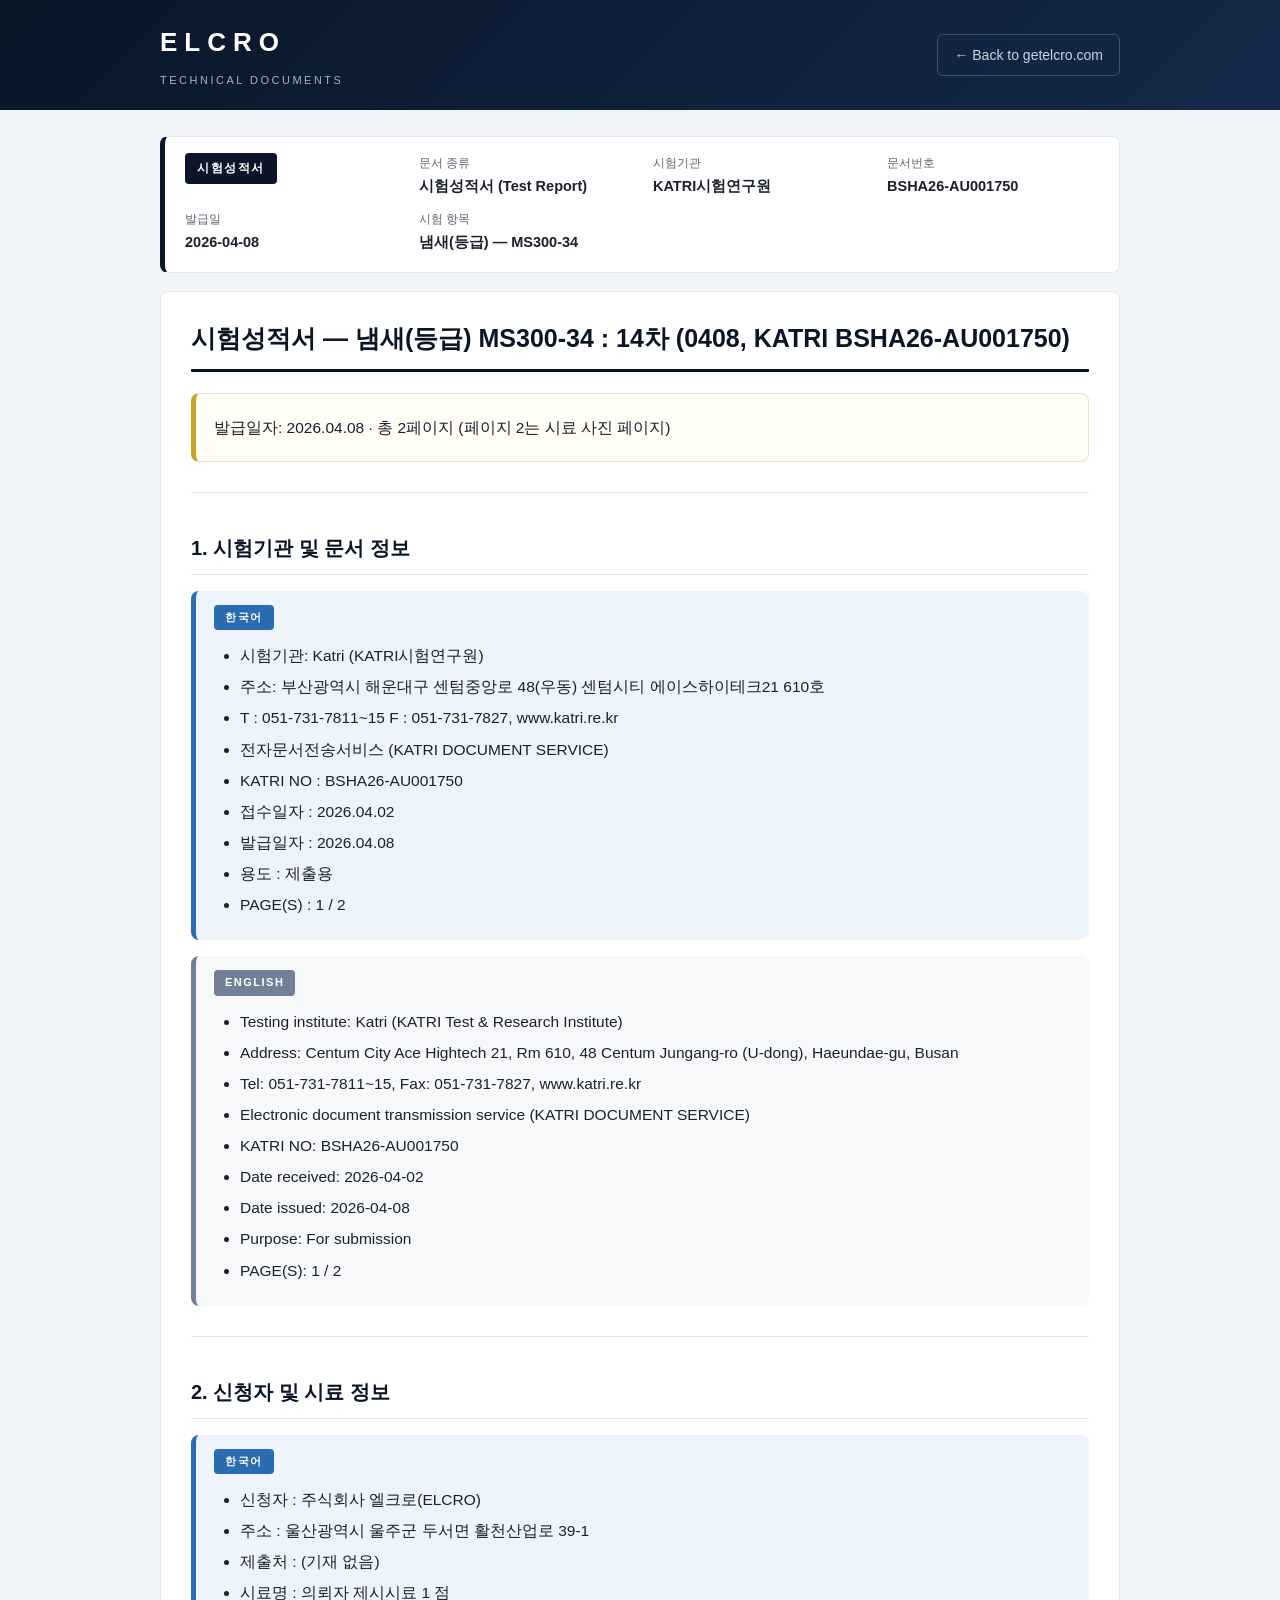
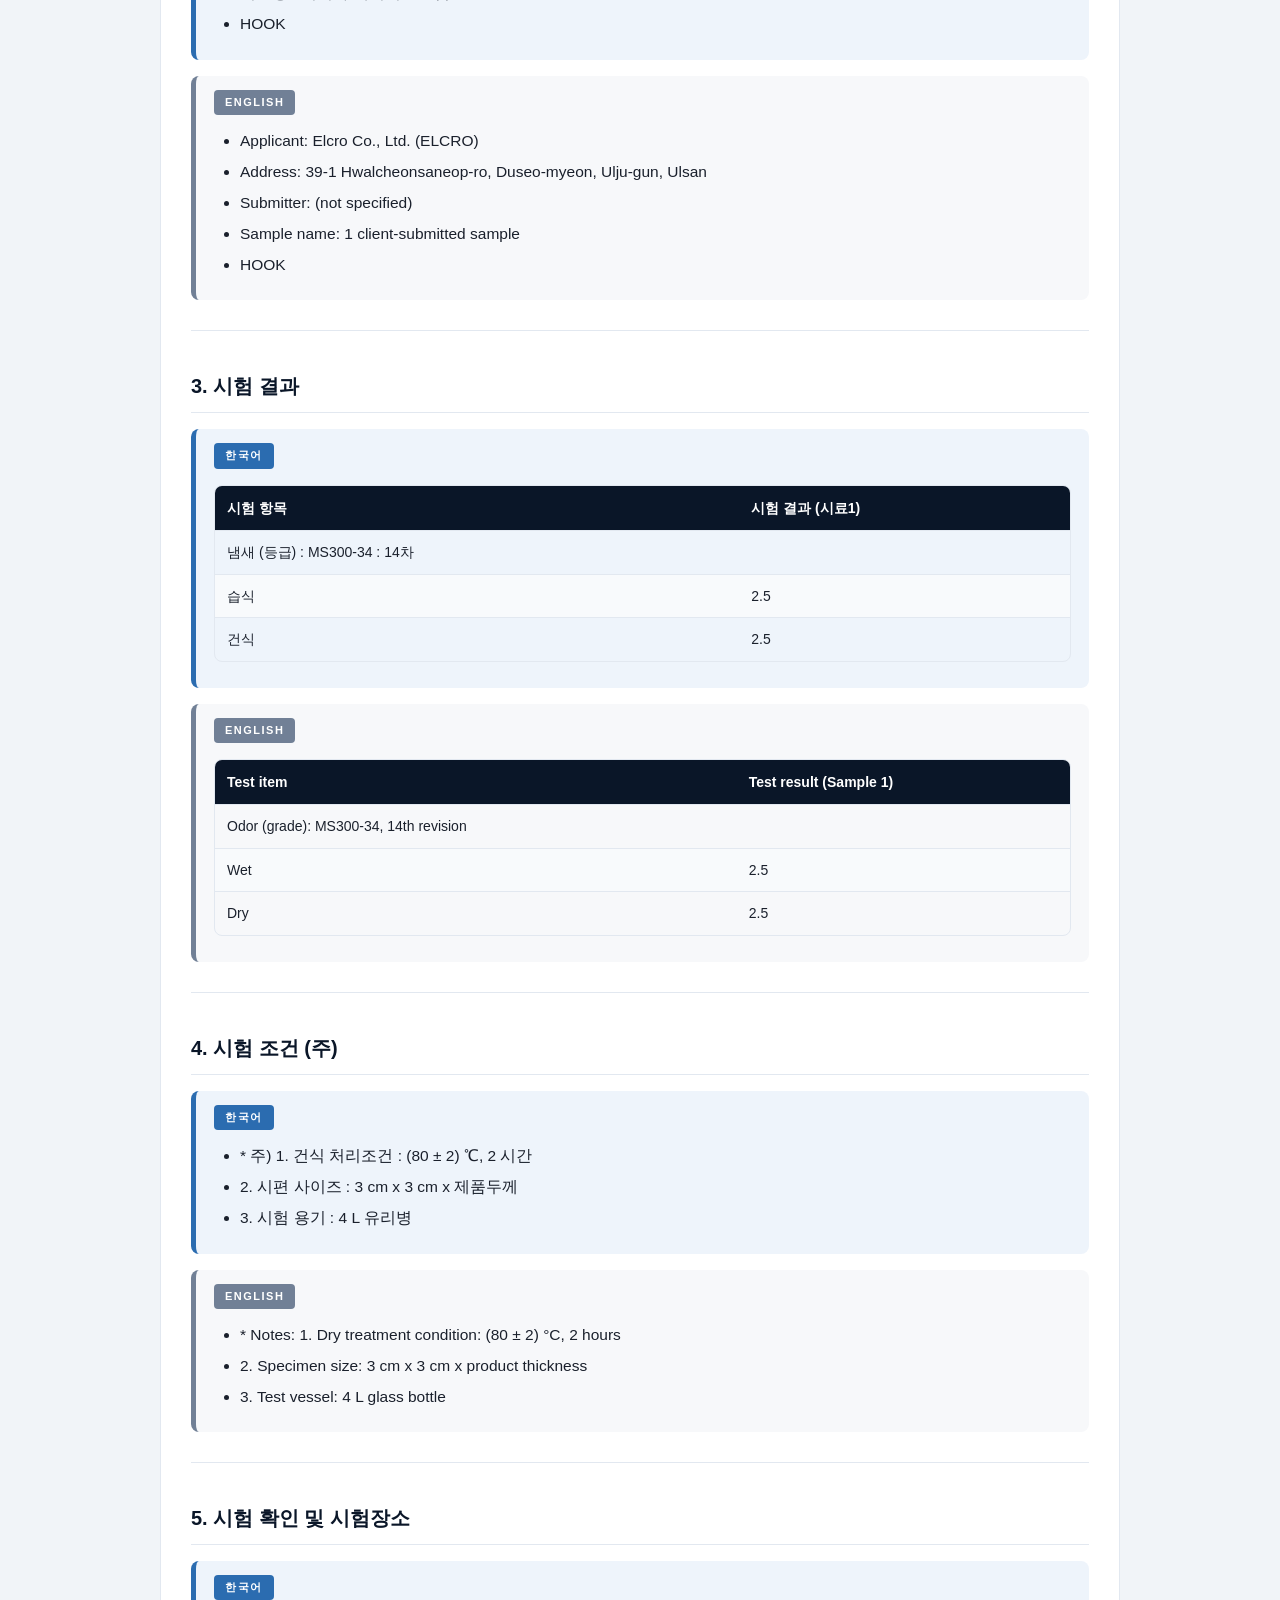
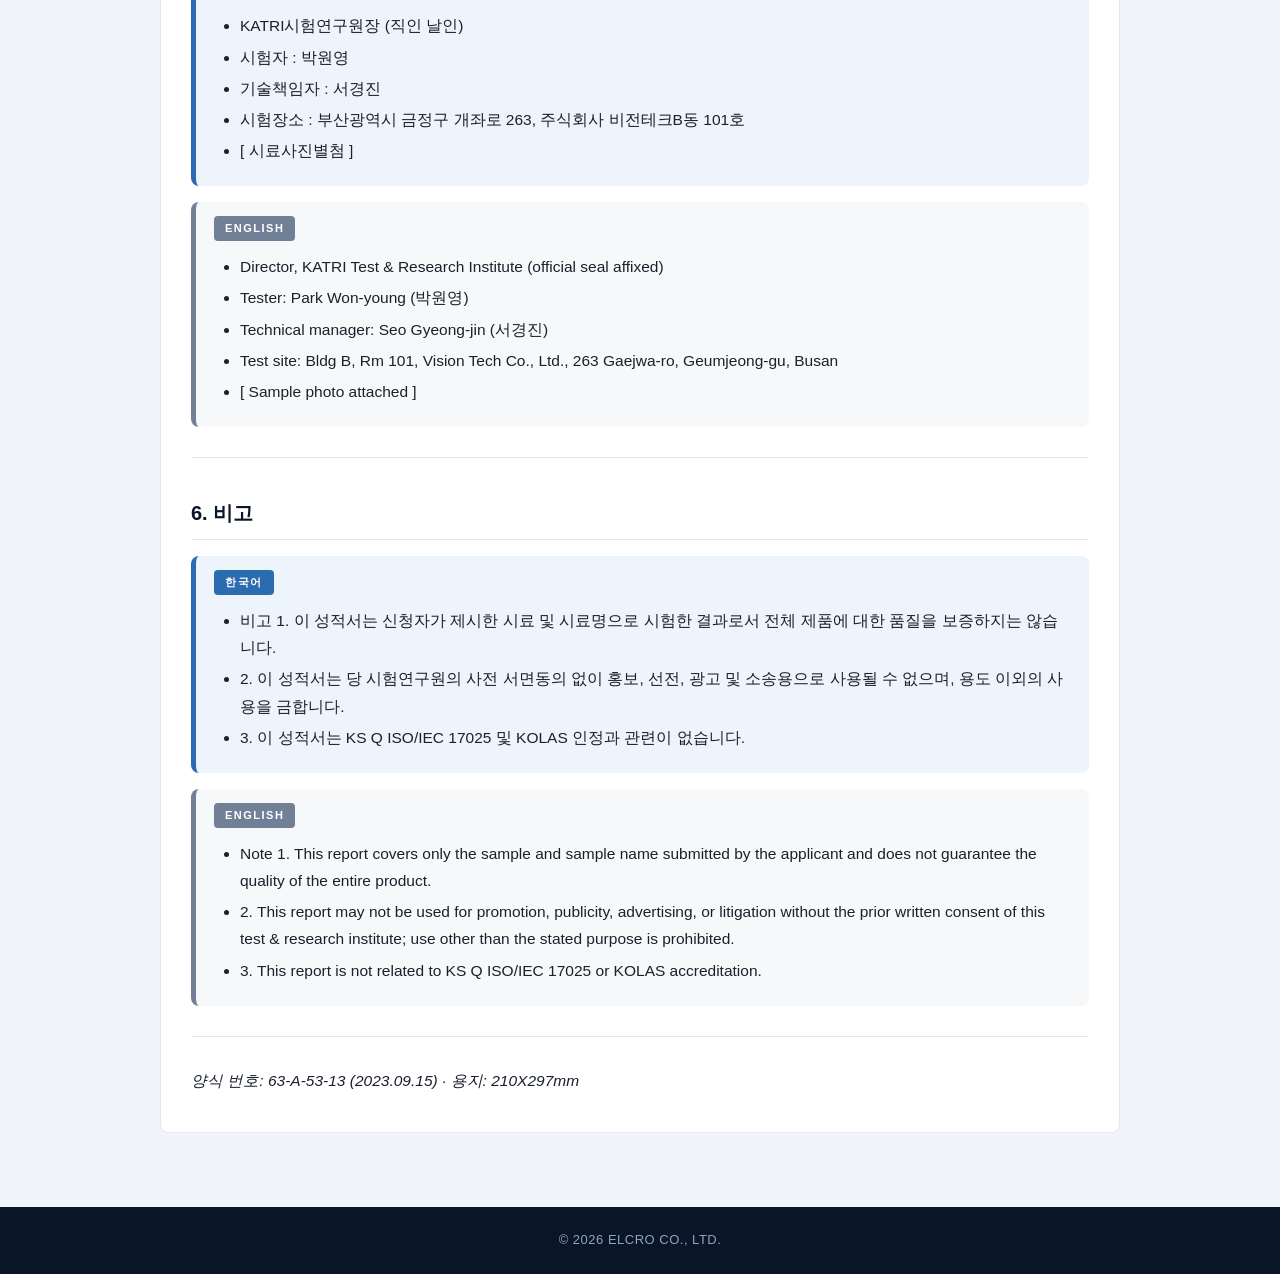
<file: standards/test-0408.html>
<!DOCTYPE html>
<html lang="ko">
<head>
<meta charset="UTF-8">
<meta name="viewport" content="width=device-width, initial-scale=1.0">
<title>시험성적서 — 냄새(등급) MS300-34 : 14차 (0408, KATRI BSHA26-AU001750) | ELCRO Technical Documents</title>
<style>
:root{
  --navy:#0a1628; --navy2:#14294a; --accent:#2b6cb0;
  --ink:#1a202c; --muted:#5b6572; --line:#e2e8f0;
}
*{box-sizing:border-box}
body{margin:0;background:#f1f4f8;color:var(--ink);
  font-family:-apple-system,BlinkMacSystemFont,"Segoe UI","Noto Sans KR","Malgun Gothic","Apple SD Gothic Neo",sans-serif;
  line-height:1.75;font-size:15.5px;
  -webkit-print-color-adjust:exact;print-color-adjust:exact;}
.site-header{background:linear-gradient(135deg,var(--navy) 0%,var(--navy2) 100%);color:#fff;padding:20px 0;}
.header-inner{max-width:1000px;margin:0 auto;padding:0 20px;display:flex;justify-content:space-between;align-items:center;gap:12px;flex-wrap:wrap;}
.brand .logo{font-size:26px;font-weight:800;letter-spacing:7px;}
.brand .tagline{display:block;font-size:11px;letter-spacing:2.5px;color:#9fb3cc;text-transform:uppercase;margin-top:5px;}
.back-link{color:#cbd5e0;text-decoration:none;font-size:14px;border:1px solid #3b5378;padding:8px 16px;border-radius:6px;white-space:nowrap;}
.back-link:hover{background:#1b3358;color:#fff;}
.container{max-width:1000px;margin:0 auto;padding:0 20px 8px;}
.doc-meta{background:#fff;border:1px solid var(--line);border-left:5px solid var(--navy);
  border-radius:8px;padding:16px 20px;margin:26px 0 8px;
  display:grid;grid-template-columns:repeat(auto-fit,minmax(210px,1fr));gap:10px 22px;}
.doc-type{display:inline-block;background:var(--navy);color:#fff;font-size:12px;font-weight:700;
  padding:5px 12px;border-radius:4px;letter-spacing:1.5px;}
.meta-item .k{font-size:12px;color:var(--muted);}
.meta-item .v{font-weight:600;font-size:14.5px;}
.doc-body{background:#fff;border:1px solid var(--line);border-radius:8px;padding:28px 30px;margin:18px 0 30px;}
.doc-body h1{font-size:25px;color:var(--navy);border-bottom:3px solid var(--navy);padding-bottom:12px;margin-top:0;line-height:1.5;}
.doc-body h2{font-size:20px;color:var(--navy);margin:38px 0 12px;border-bottom:1px solid var(--line);padding-bottom:8px;}
.doc-body h3{font-size:17px;color:#1c3a5e;margin:28px 0 8px;}
.doc-body h4{font-size:15.5px;color:#2d4a6b;margin:22px 0 6px;}
.doc-body p{margin:10px 0;}
.doc-body hr{border:none;border-top:1px solid var(--line);margin:30px 0;}
.doc-body ul,.doc-body ol{margin:10px 0;padding-left:26px;}
.doc-body li{margin:4px 0;}
.doc-body a{color:var(--accent);word-break:break-all;}
.lang-block{border-radius:8px;padding:2px 18px 12px;margin:16px 0;}
.lang-block.ko{background:#eef4fb;border-left:5px solid #2b6cb0;}
.lang-block.en{background:#f7f8fa;border-left:5px solid #718096;}
.lang-badge{display:inline-block;font-size:11px;font-weight:800;letter-spacing:1.5px;color:#fff;
  padding:3px 11px;border-radius:4px;margin:12px 0 2px;text-transform:uppercase;}
.ko .lang-badge{background:#2b6cb0;}
.en .lang-badge{background:#718096;}
.note-box{background:#fffdf4;border:1px solid #e9e0bd;border-left:5px solid #c9a227;
  border-radius:8px;padding:10px 18px;margin:16px 0;}
.table-wrap{overflow-x:auto;margin:14px 0;border:1px solid var(--line);border-radius:8px;}
table{border-collapse:collapse;width:100%;font-size:14px;min-width:620px;}
thead th{background:var(--navy);color:#fff;padding:10px 12px;text-align:left;font-weight:600;vertical-align:top;}
tbody td{padding:9px 12px;border-top:1px solid var(--line);vertical-align:top;}
tbody tr:nth-child(even){background:#f8fafc;}
.site-footer{background:var(--navy);color:#8fa3bd;text-align:center;padding:22px 16px;font-size:13px;margin-top:36px;letter-spacing:.5px;}
@media (max-width:640px){
  body{font-size:14.5px;}
  .doc-body{padding:20px 18px;}
  .doc-body h1{font-size:21px;}
  table{font-size:12.5px;min-width:560px;}
}
@media print{
  .back-link{display:none;}
  body{background:#fff;font-size:12px;}
  .container{max-width:100%;}
  .doc-body{border:none;padding:0;}
  .lang-block,.note-box,.doc-meta,table{break-inside:avoid;}
  .site-header{padding:12px 0;}
}
</style>
<link rel="canonical" href="https://www.getelcro.com/standards/test-0408.html"><meta name="description" content="ELCRO reference translation of a sample-specific test report. Review the original report, scope and use limitations before relying on the document."></head>
<body>
<header class="site-header">
  <div class="header-inner">
    <div class="brand"><span class="logo">ELCRO</span><span class="tagline">Technical Documents</span></div>
    <a class="back-link" href="https://www.getelcro.com">&larr; Back to getelcro.com</a>
  </div>
</header>
<main class="container">
  <div class="doc-meta">
    <div class="meta-badge"><span class="doc-type">시험성적서</span></div>
    <div class="meta-item"><div class="k">문서 종류</div><div class="v">시험성적서 (Test Report)</div></div><div class="meta-item"><div class="k">시험기관</div><div class="v">KATRI시험연구원</div></div><div class="meta-item"><div class="k">문서번호</div><div class="v">BSHA26-AU001750</div></div><div class="meta-item"><div class="k">발급일</div><div class="v">2026-04-08</div></div><div class="meta-item"><div class="k">시험 항목</div><div class="v">냄새(등급) — MS300-34</div></div>
  </div>
  <article class="doc-body">
<h1>시험성적서 — 냄새(등급) MS300-34 : 14차 (0408, KATRI BSHA26-AU001750)</h1><div class="note-box"><p>발급일자: 2026.04.08 · 총 2페이지 (페이지 2는 시료 사진 페이지)</p></div><hr><h2>1. 시험기관 및 문서 정보</h2><section class="lang-block ko"><span class="lang-badge">한국어</span><div class="lang-body"><ul><li>시험기관: Katri (KATRI시험연구원)</li><li>주소: 부산광역시 해운대구 센텀중앙로 48(우동) 센텀시티 에이스하이테크21 610호</li><li>T : 051-731-7811~15 F : 051-731-7827, www.katri.re.kr</li><li>전자문서전송서비스 (KATRI DOCUMENT SERVICE)</li><li>KATRI NO : BSHA26-AU001750</li><li>접수일자 : 2026.04.02</li><li>발급일자 : 2026.04.08</li><li>용도 : 제출용</li><li>PAGE(S) : 1 / 2</li></ul></div></section><section class="lang-block en"><span class="lang-badge">English</span><div class="lang-body"><ul><li>Testing institute: Katri (KATRI Test &amp; Research Institute)</li><li>Address: Centum City Ace Hightech 21, Rm 610, 48 Centum Jungang-ro (U-dong), Haeundae-gu, Busan</li><li>Tel: 051-731-7811~15, Fax: 051-731-7827, www.katri.re.kr</li><li>Electronic document transmission service (KATRI DOCUMENT SERVICE)</li><li>KATRI NO: BSHA26-AU001750</li><li>Date received: 2026-04-02</li><li>Date issued: 2026-04-08</li><li>Purpose: For submission</li><li>PAGE(S): 1 / 2</li></ul></div></section><hr><h2>2. 신청자 및 시료 정보</h2><section class="lang-block ko"><span class="lang-badge">한국어</span><div class="lang-body"><ul><li>신청자 : 주식회사 엘크로(ELCRO)</li><li>주소 : 울산광역시 울주군 두서면 활천산업로 39-1</li><li>제출처 : (기재 없음)</li><li>시료명 : 의뢰자 제시시료 1 점</li><li>HOOK</li></ul></div></section><section class="lang-block en"><span class="lang-badge">English</span><div class="lang-body"><ul><li>Applicant: Elcro Co., Ltd. (ELCRO)</li><li>Address: 39-1 Hwalcheonsaneop-ro, Duseo-myeon, Ulju-gun, Ulsan</li><li>Submitter: (not specified)</li><li>Sample name: 1 client-submitted sample</li><li>HOOK</li></ul></div></section><hr><h2>3. 시험 결과</h2><section class="lang-block ko"><span class="lang-badge">한국어</span><div class="lang-body"><div class="table-wrap"><table><thead><tr><th>시험 항목</th><th>시험 결과 (시료1)</th></tr></thead><tbody><tr><td>냄새 (등급) : MS300-34 : 14차</td><td></td></tr><tr><td>습식</td><td>2.5</td></tr><tr><td>건식</td><td>2.5</td></tr></tbody></table></div></div></section><section class="lang-block en"><span class="lang-badge">English</span><div class="lang-body"><div class="table-wrap"><table><thead><tr><th>Test item</th><th>Test result (Sample 1)</th></tr></thead><tbody><tr><td>Odor (grade): MS300-34, 14th revision</td><td></td></tr><tr><td>Wet</td><td>2.5</td></tr><tr><td>Dry</td><td>2.5</td></tr></tbody></table></div></div></section><hr><h2>4. 시험 조건 (주)</h2><section class="lang-block ko"><span class="lang-badge">한국어</span><div class="lang-body"><ul><li>* 주) 1. 건식 처리조건 : (80 ± 2) ℃, 2 시간</li><li>2. 시편 사이즈 : 3 cm x 3 cm x 제품두께</li><li>3. 시험 용기 : 4 L 유리병</li></ul></div></section><section class="lang-block en"><span class="lang-badge">English</span><div class="lang-body"><ul><li>* Notes: 1. Dry treatment condition: (80 ± 2) °C, 2 hours</li><li>2. Specimen size: 3 cm x 3 cm x product thickness</li><li>3. Test vessel: 4 L glass bottle</li></ul></div></section><hr><h2>5. 시험 확인 및 시험장소</h2><section class="lang-block ko"><span class="lang-badge">한국어</span><div class="lang-body"><ul><li>KATRI시험연구원장 (직인 날인)</li><li>시험자 : 박원영</li><li>기술책임자 : 서경진</li><li>시험장소 : 부산광역시 금정구 개좌로 263, 주식회사 비전테크B동 101호</li><li>[ 시료사진별첨 ]</li></ul></div></section><section class="lang-block en"><span class="lang-badge">English</span><div class="lang-body"><ul><li>Director, KATRI Test &amp; Research Institute (official seal affixed)</li><li>Tester: Park Won-young (박원영)</li><li>Technical manager: Seo Gyeong-jin (서경진)</li><li>Test site: Bldg B, Rm 101, Vision Tech Co., Ltd., 263 Gaejwa-ro, Geumjeong-gu, Busan</li><li>[ Sample photo attached ]</li></ul></div></section><hr><h2>6. 비고</h2><section class="lang-block ko"><span class="lang-badge">한국어</span><div class="lang-body"><ul><li>비고 1. 이 성적서는 신청자가 제시한 시료 및 시료명으로 시험한 결과로서 전체 제품에 대한 품질을 보증하지는 않습니다.</li><li>2. 이 성적서는 당 시험연구원의 사전 서면동의 없이 홍보, 선전, 광고 및 소송용으로 사용될 수 없으며, 용도 이외의 사용을 금합니다.</li><li>3. 이 성적서는 KS Q ISO/IEC 17025 및 KOLAS 인정과 관련이 없습니다.</li></ul></div></section><section class="lang-block en"><span class="lang-badge">English</span><div class="lang-body"><ul><li>Note 1. This report covers only the sample and sample name submitted by the applicant and does not guarantee the quality of the entire product.</li><li>2. This report may not be used for promotion, publicity, advertising, or litigation without the prior written consent of this test &amp; research institute; use other than the stated purpose is prohibited.</li><li>3. This report is not related to KS Q ISO/IEC 17025 or KOLAS accreditation.</li></ul></div></section><hr><p><em>양식 번호: 63-A-53-13 (2023.09.15) · 용지: 210X297mm</em></p>
  </article>
</main>
<footer class="site-footer">&copy; 2026 ELCRO CO., LTD.</footer>
</body>
</html>
</file>
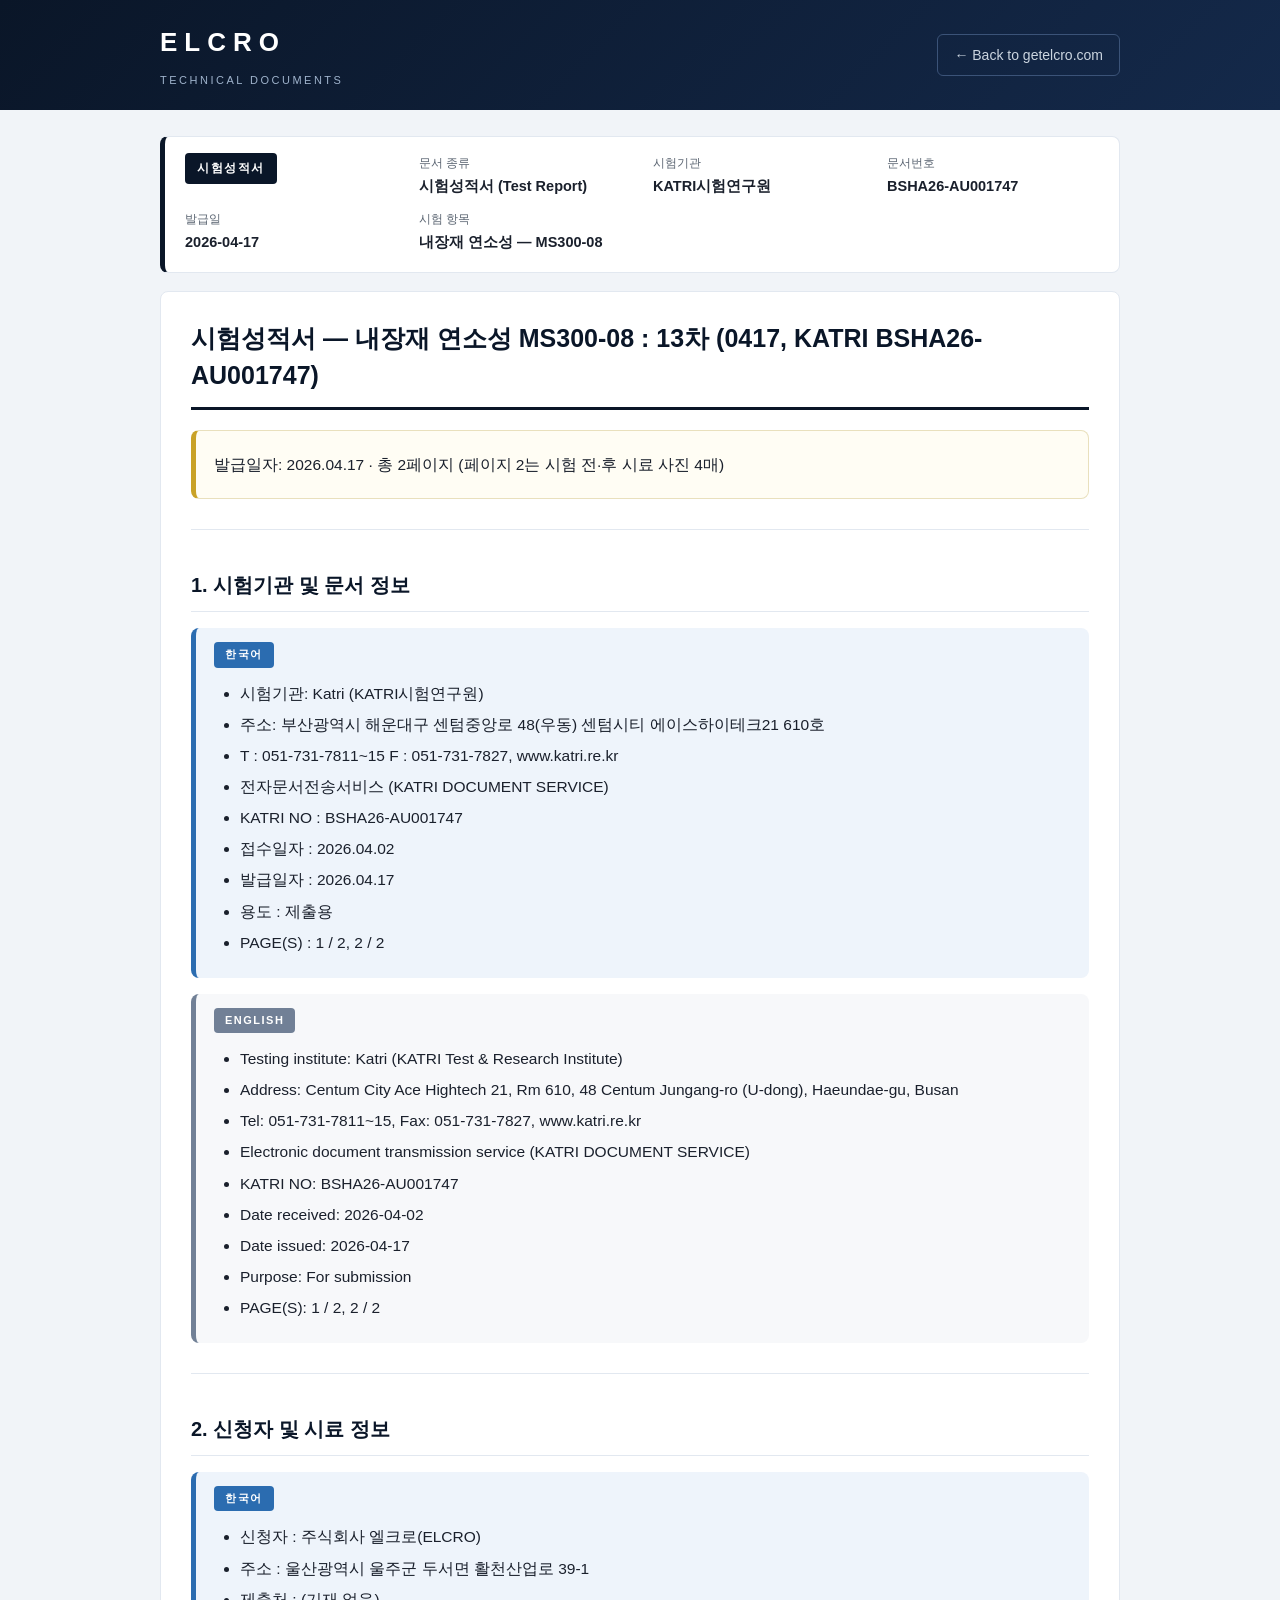
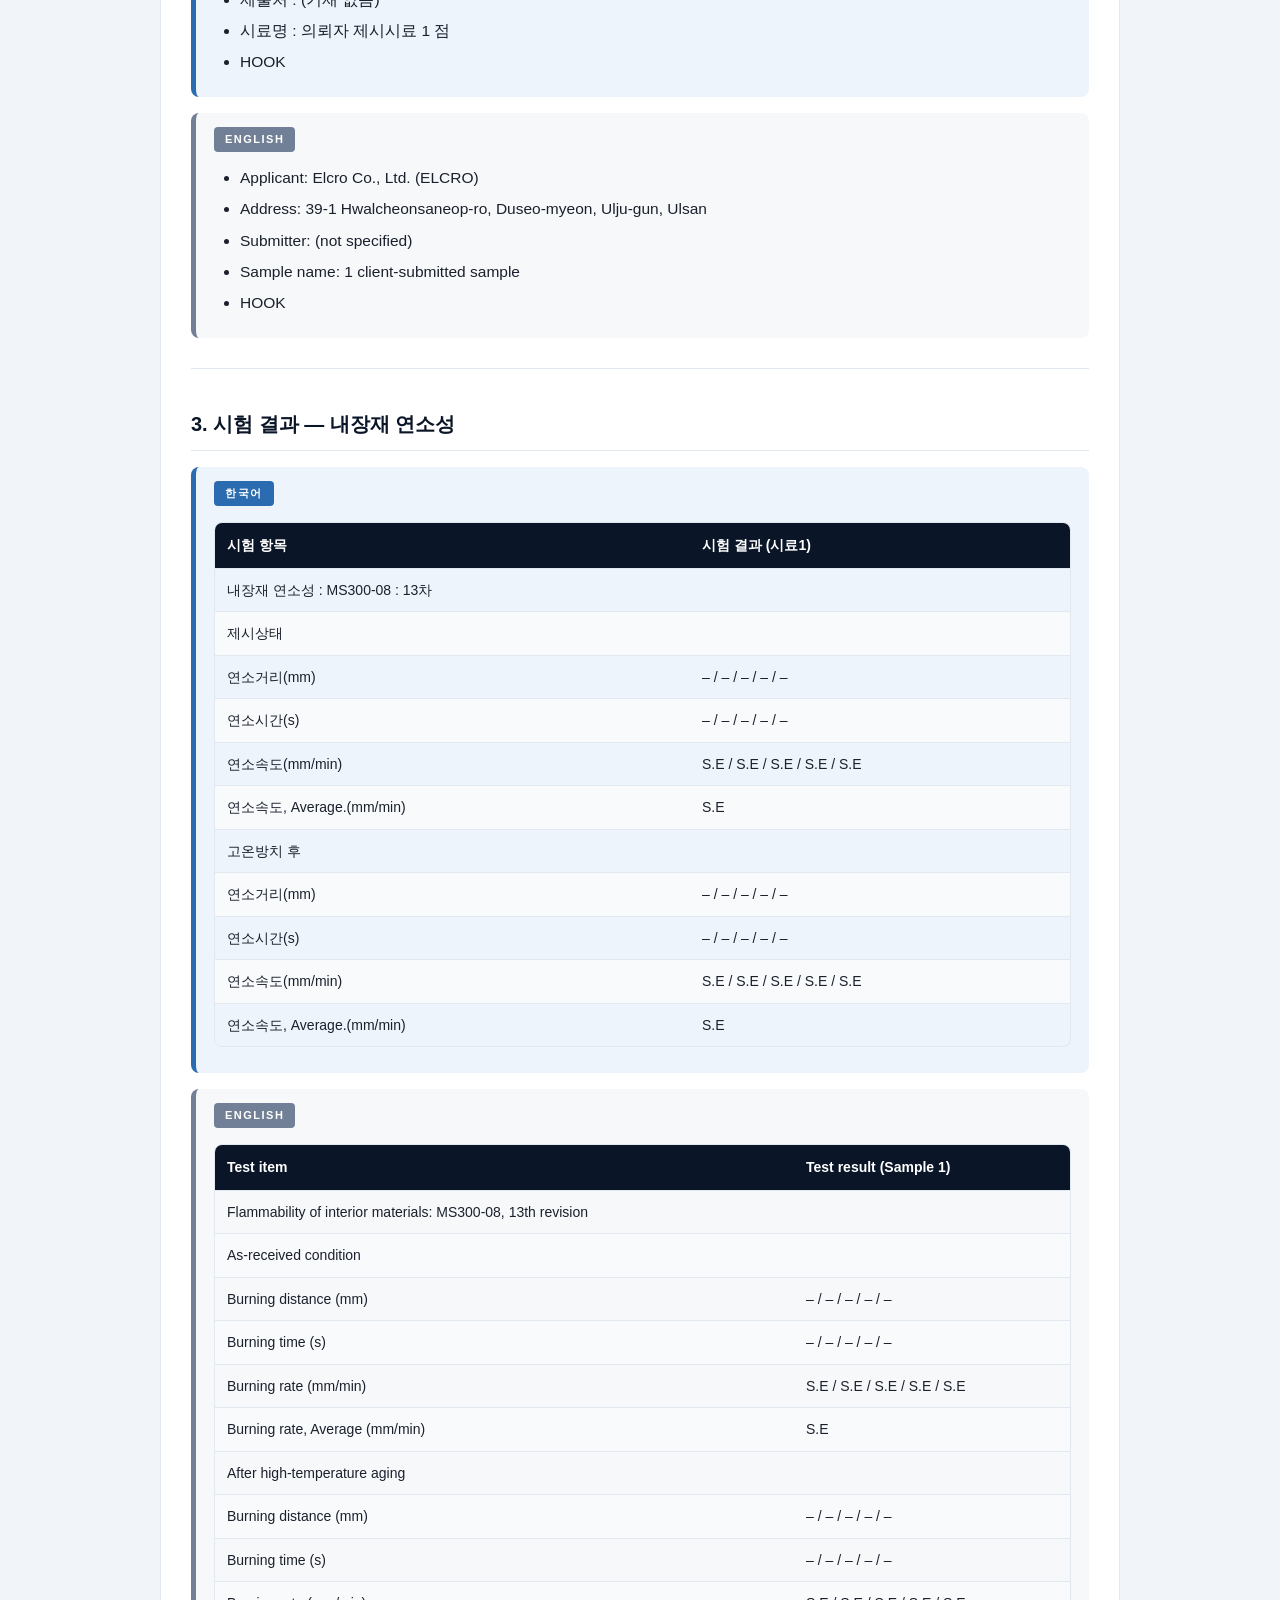
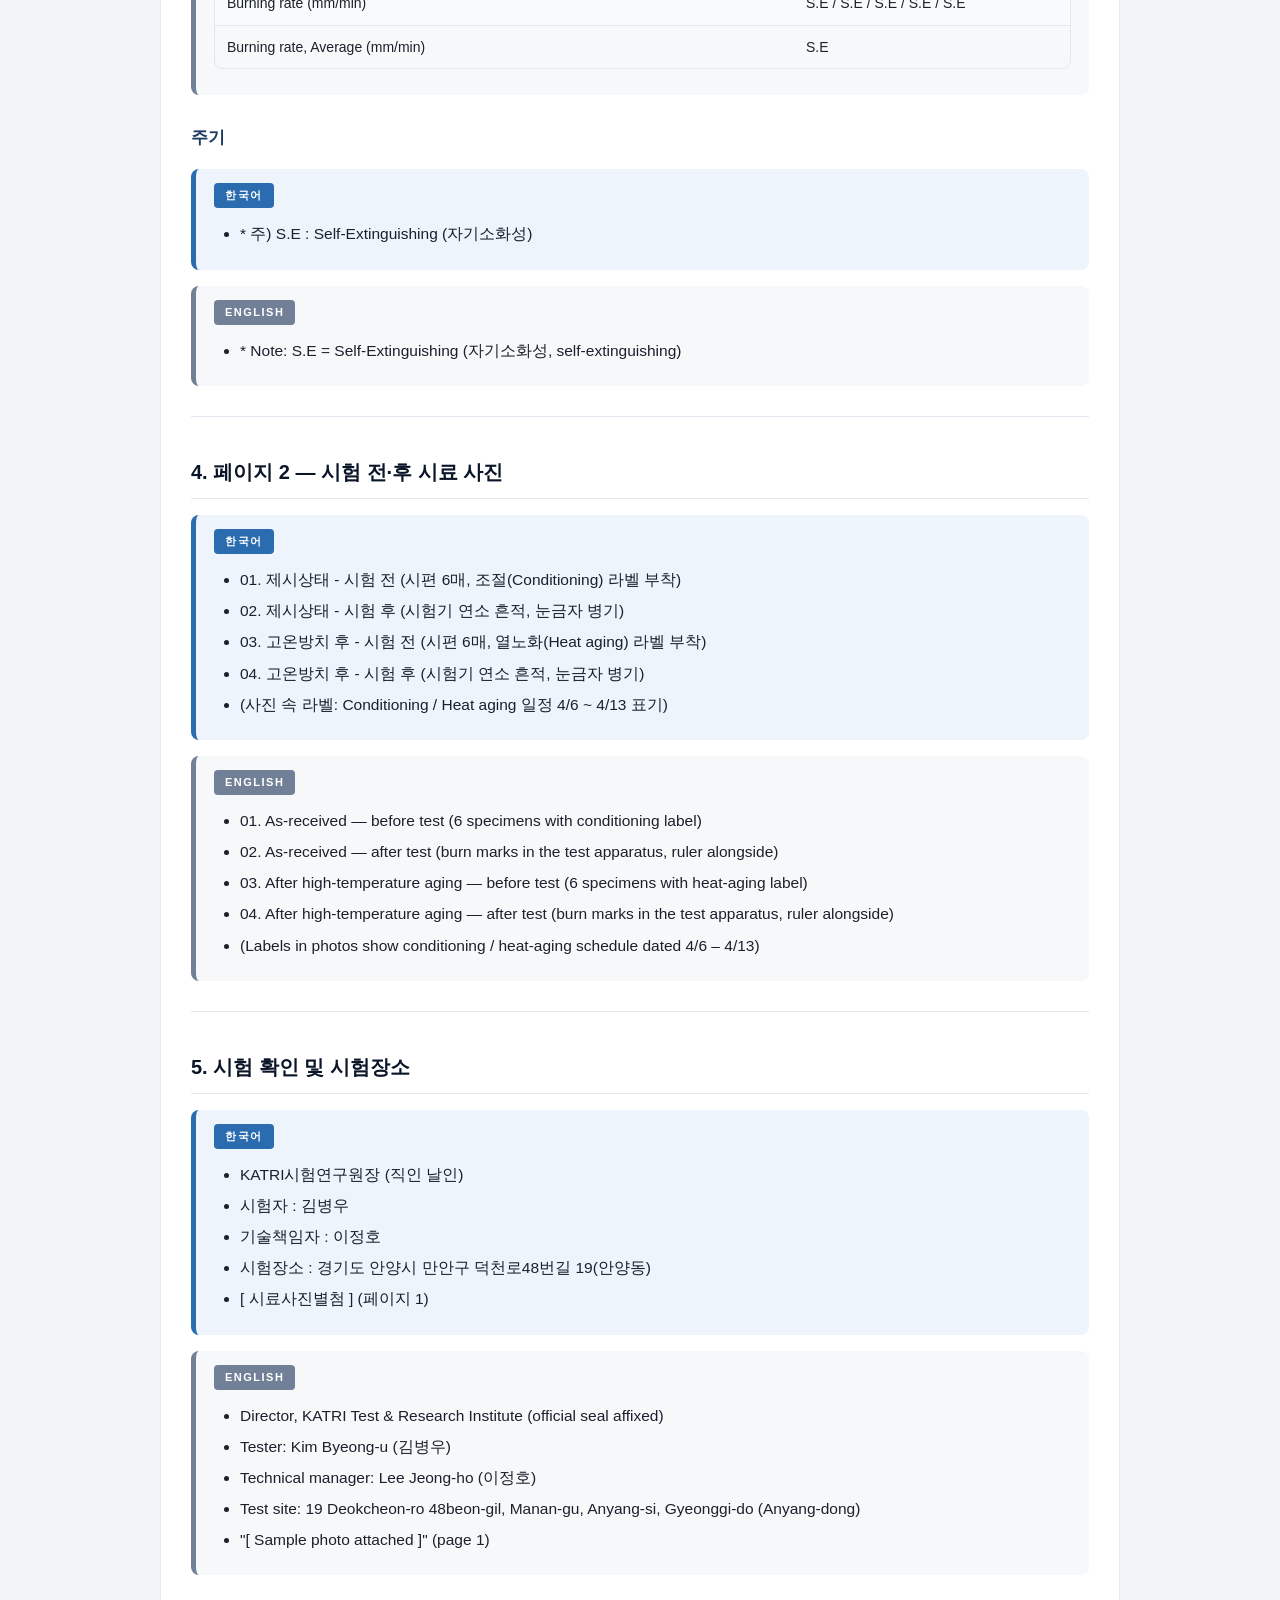
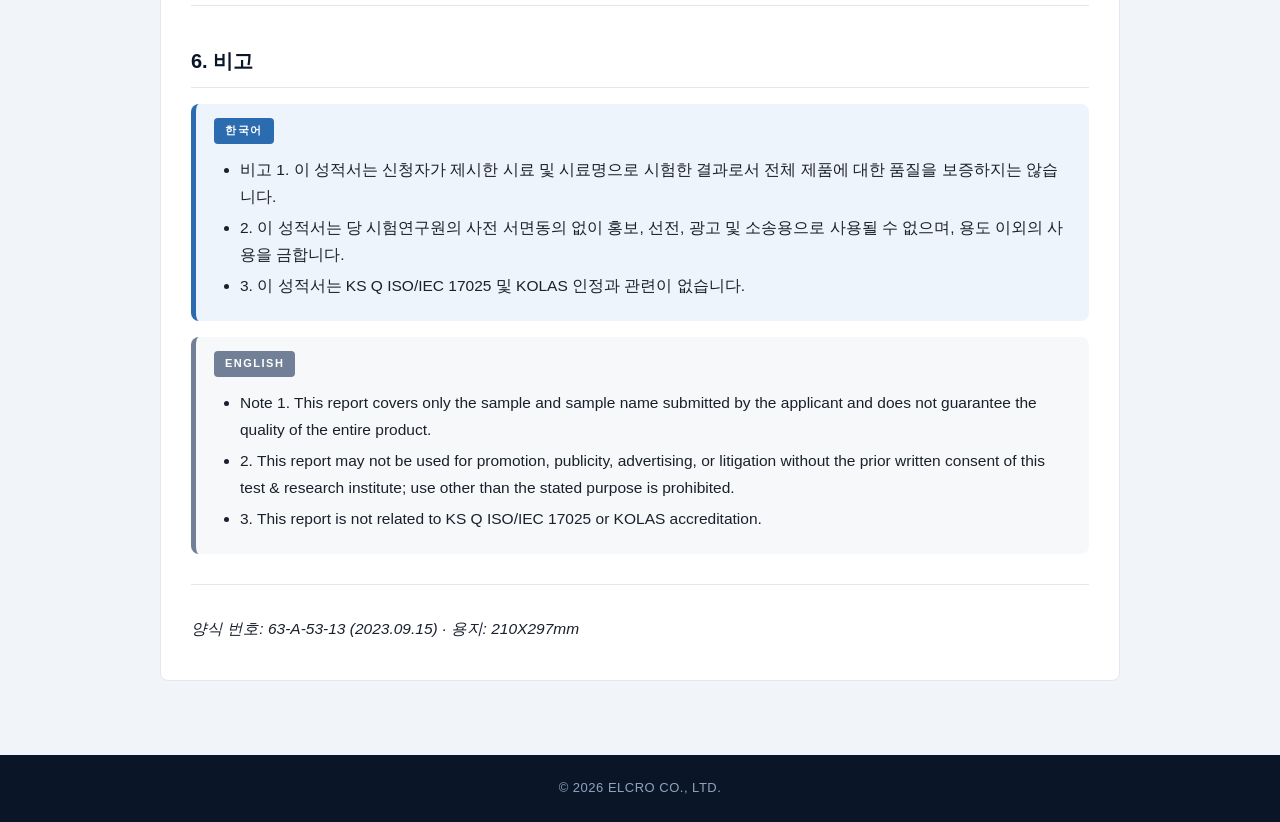
<file: standards/test-0417.html>
<!DOCTYPE html>
<html lang="ko">
<head>
<meta charset="UTF-8">
<meta name="viewport" content="width=device-width, initial-scale=1.0">
<title>시험성적서 — 내장재 연소성 MS300-08 : 13차 (0417, KATRI BSHA26-AU001747) | ELCRO Technical Documents</title>
<style>
:root{
  --navy:#0a1628; --navy2:#14294a; --accent:#2b6cb0;
  --ink:#1a202c; --muted:#5b6572; --line:#e2e8f0;
}
*{box-sizing:border-box}
body{margin:0;background:#f1f4f8;color:var(--ink);
  font-family:-apple-system,BlinkMacSystemFont,"Segoe UI","Noto Sans KR","Malgun Gothic","Apple SD Gothic Neo",sans-serif;
  line-height:1.75;font-size:15.5px;
  -webkit-print-color-adjust:exact;print-color-adjust:exact;}
.site-header{background:linear-gradient(135deg,var(--navy) 0%,var(--navy2) 100%);color:#fff;padding:20px 0;}
.header-inner{max-width:1000px;margin:0 auto;padding:0 20px;display:flex;justify-content:space-between;align-items:center;gap:12px;flex-wrap:wrap;}
.brand .logo{font-size:26px;font-weight:800;letter-spacing:7px;}
.brand .tagline{display:block;font-size:11px;letter-spacing:2.5px;color:#9fb3cc;text-transform:uppercase;margin-top:5px;}
.back-link{color:#cbd5e0;text-decoration:none;font-size:14px;border:1px solid #3b5378;padding:8px 16px;border-radius:6px;white-space:nowrap;}
.back-link:hover{background:#1b3358;color:#fff;}
.container{max-width:1000px;margin:0 auto;padding:0 20px 8px;}
.doc-meta{background:#fff;border:1px solid var(--line);border-left:5px solid var(--navy);
  border-radius:8px;padding:16px 20px;margin:26px 0 8px;
  display:grid;grid-template-columns:repeat(auto-fit,minmax(210px,1fr));gap:10px 22px;}
.doc-type{display:inline-block;background:var(--navy);color:#fff;font-size:12px;font-weight:700;
  padding:5px 12px;border-radius:4px;letter-spacing:1.5px;}
.meta-item .k{font-size:12px;color:var(--muted);}
.meta-item .v{font-weight:600;font-size:14.5px;}
.doc-body{background:#fff;border:1px solid var(--line);border-radius:8px;padding:28px 30px;margin:18px 0 30px;}
.doc-body h1{font-size:25px;color:var(--navy);border-bottom:3px solid var(--navy);padding-bottom:12px;margin-top:0;line-height:1.5;}
.doc-body h2{font-size:20px;color:var(--navy);margin:38px 0 12px;border-bottom:1px solid var(--line);padding-bottom:8px;}
.doc-body h3{font-size:17px;color:#1c3a5e;margin:28px 0 8px;}
.doc-body h4{font-size:15.5px;color:#2d4a6b;margin:22px 0 6px;}
.doc-body p{margin:10px 0;}
.doc-body hr{border:none;border-top:1px solid var(--line);margin:30px 0;}
.doc-body ul,.doc-body ol{margin:10px 0;padding-left:26px;}
.doc-body li{margin:4px 0;}
.doc-body a{color:var(--accent);word-break:break-all;}
.lang-block{border-radius:8px;padding:2px 18px 12px;margin:16px 0;}
.lang-block.ko{background:#eef4fb;border-left:5px solid #2b6cb0;}
.lang-block.en{background:#f7f8fa;border-left:5px solid #718096;}
.lang-badge{display:inline-block;font-size:11px;font-weight:800;letter-spacing:1.5px;color:#fff;
  padding:3px 11px;border-radius:4px;margin:12px 0 2px;text-transform:uppercase;}
.ko .lang-badge{background:#2b6cb0;}
.en .lang-badge{background:#718096;}
.note-box{background:#fffdf4;border:1px solid #e9e0bd;border-left:5px solid #c9a227;
  border-radius:8px;padding:10px 18px;margin:16px 0;}
.table-wrap{overflow-x:auto;margin:14px 0;border:1px solid var(--line);border-radius:8px;}
table{border-collapse:collapse;width:100%;font-size:14px;min-width:620px;}
thead th{background:var(--navy);color:#fff;padding:10px 12px;text-align:left;font-weight:600;vertical-align:top;}
tbody td{padding:9px 12px;border-top:1px solid var(--line);vertical-align:top;}
tbody tr:nth-child(even){background:#f8fafc;}
.site-footer{background:var(--navy);color:#8fa3bd;text-align:center;padding:22px 16px;font-size:13px;margin-top:36px;letter-spacing:.5px;}
@media (max-width:640px){
  body{font-size:14.5px;}
  .doc-body{padding:20px 18px;}
  .doc-body h1{font-size:21px;}
  table{font-size:12.5px;min-width:560px;}
}
@media print{
  .back-link{display:none;}
  body{background:#fff;font-size:12px;}
  .container{max-width:100%;}
  .doc-body{border:none;padding:0;}
  .lang-block,.note-box,.doc-meta,table{break-inside:avoid;}
  .site-header{padding:12px 0;}
}
</style>
<link rel="canonical" href="https://www.getelcro.com/standards/test-0417.html"><meta name="description" content="ELCRO reference translation of a sample-specific test report. Review the original report, scope and use limitations before relying on the document."></head>
<body>
<header class="site-header">
  <div class="header-inner">
    <div class="brand"><span class="logo">ELCRO</span><span class="tagline">Technical Documents</span></div>
    <a class="back-link" href="https://www.getelcro.com">&larr; Back to getelcro.com</a>
  </div>
</header>
<main class="container">
  <div class="doc-meta">
    <div class="meta-badge"><span class="doc-type">시험성적서</span></div>
    <div class="meta-item"><div class="k">문서 종류</div><div class="v">시험성적서 (Test Report)</div></div><div class="meta-item"><div class="k">시험기관</div><div class="v">KATRI시험연구원</div></div><div class="meta-item"><div class="k">문서번호</div><div class="v">BSHA26-AU001747</div></div><div class="meta-item"><div class="k">발급일</div><div class="v">2026-04-17</div></div><div class="meta-item"><div class="k">시험 항목</div><div class="v">내장재 연소성 — MS300-08</div></div>
  </div>
  <article class="doc-body">
<h1>시험성적서 — 내장재 연소성 MS300-08 : 13차 (0417, KATRI BSHA26-AU001747)</h1><div class="note-box"><p>발급일자: 2026.04.17 · 총 2페이지 (페이지 2는 시험 전·후 시료 사진 4매)</p></div><hr><h2>1. 시험기관 및 문서 정보</h2><section class="lang-block ko"><span class="lang-badge">한국어</span><div class="lang-body"><ul><li>시험기관: Katri (KATRI시험연구원)</li><li>주소: 부산광역시 해운대구 센텀중앙로 48(우동) 센텀시티 에이스하이테크21 610호</li><li>T : 051-731-7811~15 F : 051-731-7827, www.katri.re.kr</li><li>전자문서전송서비스 (KATRI DOCUMENT SERVICE)</li><li>KATRI NO : BSHA26-AU001747</li><li>접수일자 : 2026.04.02</li><li>발급일자 : 2026.04.17</li><li>용도 : 제출용</li><li>PAGE(S) : 1 / 2, 2 / 2</li></ul></div></section><section class="lang-block en"><span class="lang-badge">English</span><div class="lang-body"><ul><li>Testing institute: Katri (KATRI Test &amp; Research Institute)</li><li>Address: Centum City Ace Hightech 21, Rm 610, 48 Centum Jungang-ro (U-dong), Haeundae-gu, Busan</li><li>Tel: 051-731-7811~15, Fax: 051-731-7827, www.katri.re.kr</li><li>Electronic document transmission service (KATRI DOCUMENT SERVICE)</li><li>KATRI NO: BSHA26-AU001747</li><li>Date received: 2026-04-02</li><li>Date issued: 2026-04-17</li><li>Purpose: For submission</li><li>PAGE(S): 1 / 2, 2 / 2</li></ul></div></section><hr><h2>2. 신청자 및 시료 정보</h2><section class="lang-block ko"><span class="lang-badge">한국어</span><div class="lang-body"><ul><li>신청자 : 주식회사 엘크로(ELCRO)</li><li>주소 : 울산광역시 울주군 두서면 활천산업로 39-1</li><li>제출처 : (기재 없음)</li><li>시료명 : 의뢰자 제시시료 1 점</li><li>HOOK</li></ul></div></section><section class="lang-block en"><span class="lang-badge">English</span><div class="lang-body"><ul><li>Applicant: Elcro Co., Ltd. (ELCRO)</li><li>Address: 39-1 Hwalcheonsaneop-ro, Duseo-myeon, Ulju-gun, Ulsan</li><li>Submitter: (not specified)</li><li>Sample name: 1 client-submitted sample</li><li>HOOK</li></ul></div></section><hr><h2>3. 시험 결과 — 내장재 연소성</h2><section class="lang-block ko"><span class="lang-badge">한국어</span><div class="lang-body"><div class="table-wrap"><table><thead><tr><th>시험 항목</th><th>시험 결과 (시료1)</th></tr></thead><tbody><tr><td>내장재 연소성 : MS300-08 : 13차</td><td></td></tr><tr><td>제시상태</td><td></td></tr><tr><td>연소거리(mm)</td><td>– / – / – / – / –</td></tr><tr><td>연소시간(s)</td><td>– / – / – / – / –</td></tr><tr><td>연소속도(mm/min)</td><td>S.E / S.E / S.E / S.E / S.E</td></tr><tr><td>연소속도, Average.(mm/min)</td><td>S.E</td></tr><tr><td>고온방치 후</td><td></td></tr><tr><td>연소거리(mm)</td><td>– / – / – / – / –</td></tr><tr><td>연소시간(s)</td><td>– / – / – / – / –</td></tr><tr><td>연소속도(mm/min)</td><td>S.E / S.E / S.E / S.E / S.E</td></tr><tr><td>연소속도, Average.(mm/min)</td><td>S.E</td></tr></tbody></table></div></div></section><section class="lang-block en"><span class="lang-badge">English</span><div class="lang-body"><div class="table-wrap"><table><thead><tr><th>Test item</th><th>Test result (Sample 1)</th></tr></thead><tbody><tr><td>Flammability of interior materials: MS300-08, 13th revision</td><td></td></tr><tr><td>As-received condition</td><td></td></tr><tr><td>Burning distance (mm)</td><td>– / – / – / – / –</td></tr><tr><td>Burning time (s)</td><td>– / – / – / – / –</td></tr><tr><td>Burning rate (mm/min)</td><td>S.E / S.E / S.E / S.E / S.E</td></tr><tr><td>Burning rate, Average (mm/min)</td><td>S.E</td></tr><tr><td>After high-temperature aging</td><td></td></tr><tr><td>Burning distance (mm)</td><td>– / – / – / – / –</td></tr><tr><td>Burning time (s)</td><td>– / – / – / – / –</td></tr><tr><td>Burning rate (mm/min)</td><td>S.E / S.E / S.E / S.E / S.E</td></tr><tr><td>Burning rate, Average (mm/min)</td><td>S.E</td></tr></tbody></table></div></div></section><h3>주기</h3><section class="lang-block ko"><span class="lang-badge">한국어</span><div class="lang-body"><ul><li>* 주) S.E : Self-Extinguishing (자기소화성)</li></ul></div></section><section class="lang-block en"><span class="lang-badge">English</span><div class="lang-body"><ul><li>* Note: S.E = Self-Extinguishing (자기소화성, self-extinguishing)</li></ul></div></section><hr><h2>4. 페이지 2 — 시험 전·후 시료 사진</h2><section class="lang-block ko"><span class="lang-badge">한국어</span><div class="lang-body"><ul><li>01. 제시상태 - 시험 전 (시편 6매, 조절(Conditioning) 라벨 부착)</li><li>02. 제시상태 - 시험 후 (시험기 연소 흔적, 눈금자 병기)</li><li>03. 고온방치 후 - 시험 전 (시편 6매, 열노화(Heat aging) 라벨 부착)</li><li>04. 고온방치 후 - 시험 후 (시험기 연소 흔적, 눈금자 병기)</li><li>(사진 속 라벨: Conditioning / Heat aging 일정 4/6 ~ 4/13 표기)</li></ul></div></section><section class="lang-block en"><span class="lang-badge">English</span><div class="lang-body"><ul><li>01. As-received — before test (6 specimens with conditioning label)</li><li>02. As-received — after test (burn marks in the test apparatus, ruler alongside)</li><li>03. After high-temperature aging — before test (6 specimens with heat-aging label)</li><li>04. After high-temperature aging — after test (burn marks in the test apparatus, ruler alongside)</li><li>(Labels in photos show conditioning / heat-aging schedule dated 4/6 – 4/13)</li></ul></div></section><hr><h2>5. 시험 확인 및 시험장소</h2><section class="lang-block ko"><span class="lang-badge">한국어</span><div class="lang-body"><ul><li>KATRI시험연구원장 (직인 날인)</li><li>시험자 : 김병우</li><li>기술책임자 : 이정호</li><li>시험장소 : 경기도 안양시 만안구 덕천로48번길 19(안양동)</li><li>[ 시료사진별첨 ] (페이지 1)</li></ul></div></section><section class="lang-block en"><span class="lang-badge">English</span><div class="lang-body"><ul><li>Director, KATRI Test &amp; Research Institute (official seal affixed)</li><li>Tester: Kim Byeong-u (김병우)</li><li>Technical manager: Lee Jeong-ho (이정호)</li><li>Test site: 19 Deokcheon-ro 48beon-gil, Manan-gu, Anyang-si, Gyeonggi-do (Anyang-dong)</li><li>"[ Sample photo attached ]" (page 1)</li></ul></div></section><hr><h2>6. 비고</h2><section class="lang-block ko"><span class="lang-badge">한국어</span><div class="lang-body"><ul><li>비고 1. 이 성적서는 신청자가 제시한 시료 및 시료명으로 시험한 결과로서 전체 제품에 대한 품질을 보증하지는 않습니다.</li><li>2. 이 성적서는 당 시험연구원의 사전 서면동의 없이 홍보, 선전, 광고 및 소송용으로 사용될 수 없으며, 용도 이외의 사용을 금합니다.</li><li>3. 이 성적서는 KS Q ISO/IEC 17025 및 KOLAS 인정과 관련이 없습니다.</li></ul></div></section><section class="lang-block en"><span class="lang-badge">English</span><div class="lang-body"><ul><li>Note 1. This report covers only the sample and sample name submitted by the applicant and does not guarantee the quality of the entire product.</li><li>2. This report may not be used for promotion, publicity, advertising, or litigation without the prior written consent of this test &amp; research institute; use other than the stated purpose is prohibited.</li><li>3. This report is not related to KS Q ISO/IEC 17025 or KOLAS accreditation.</li></ul></div></section><hr><p><em>양식 번호: 63-A-53-13 (2023.09.15) · 용지: 210X297mm</em></p>
  </article>
</main>
<footer class="site-footer">&copy; 2026 ELCRO CO., LTD.</footer>
</body>
</html>
</file>
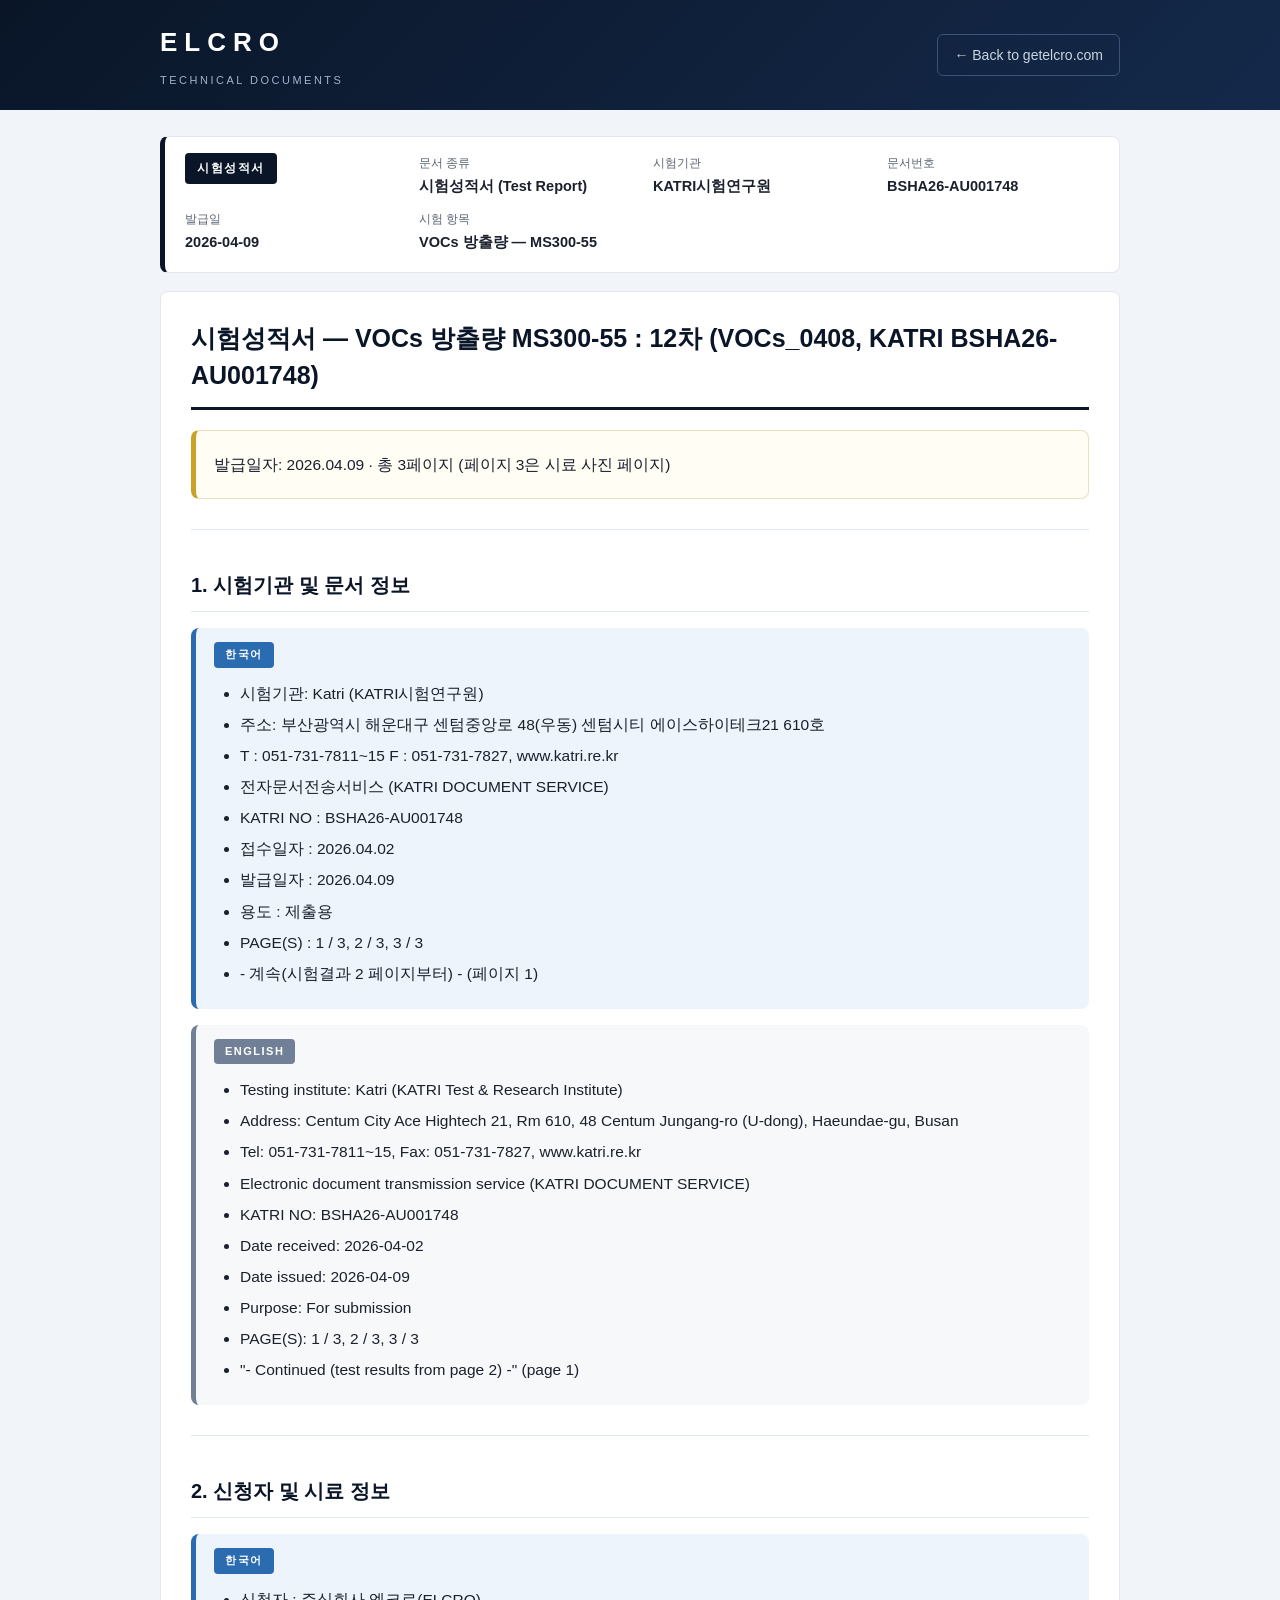
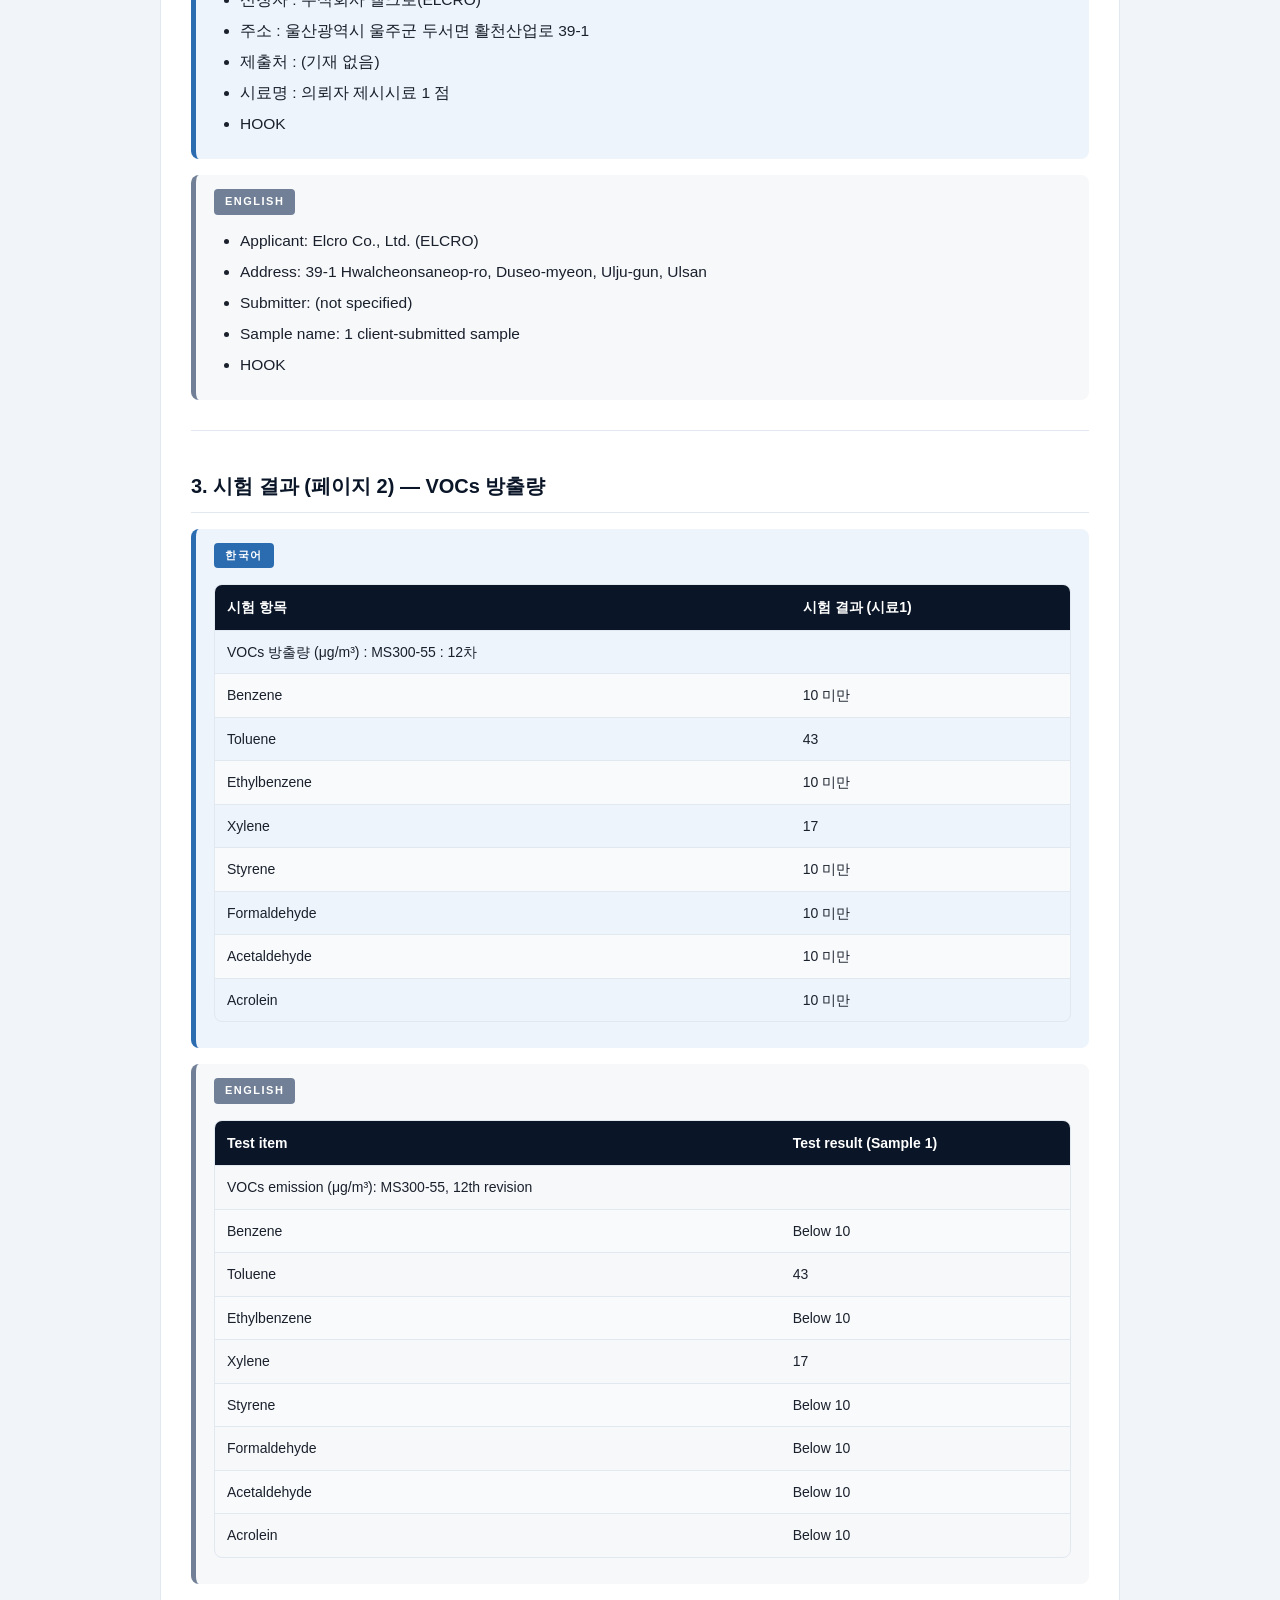
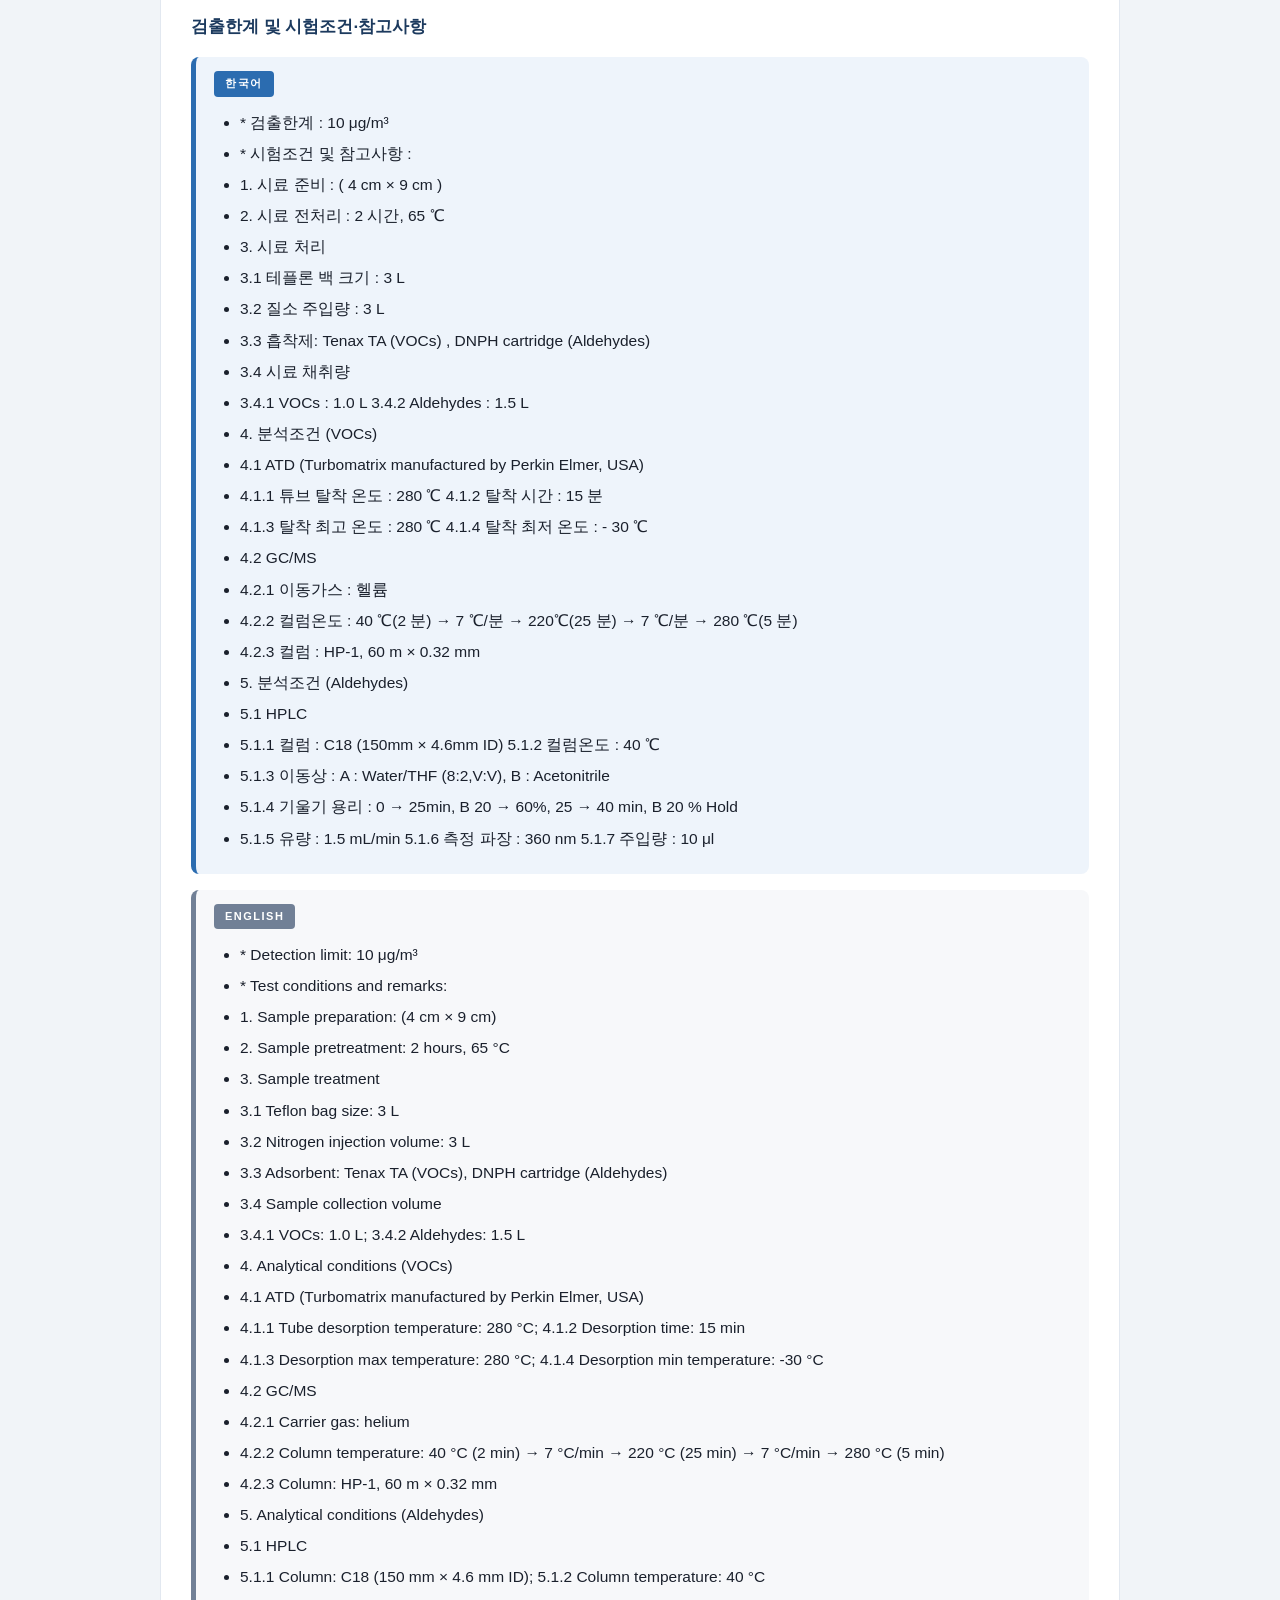
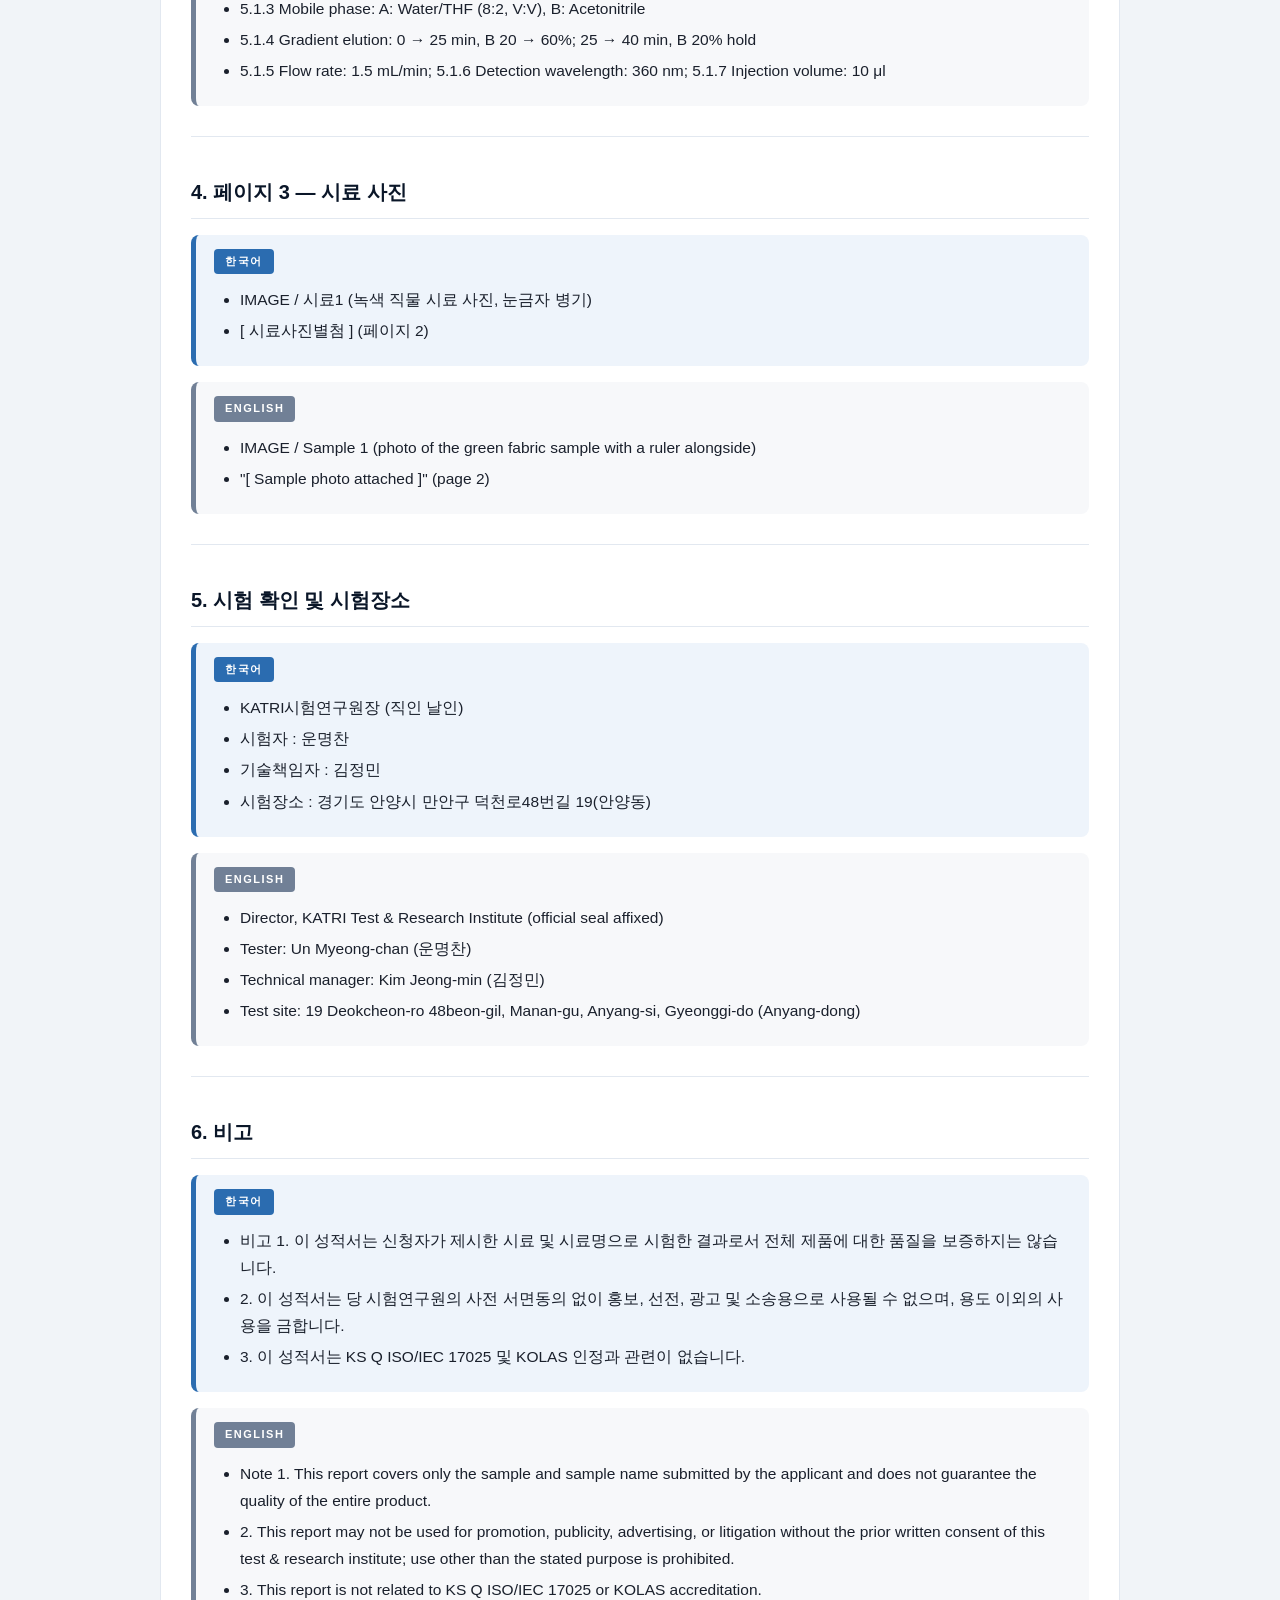
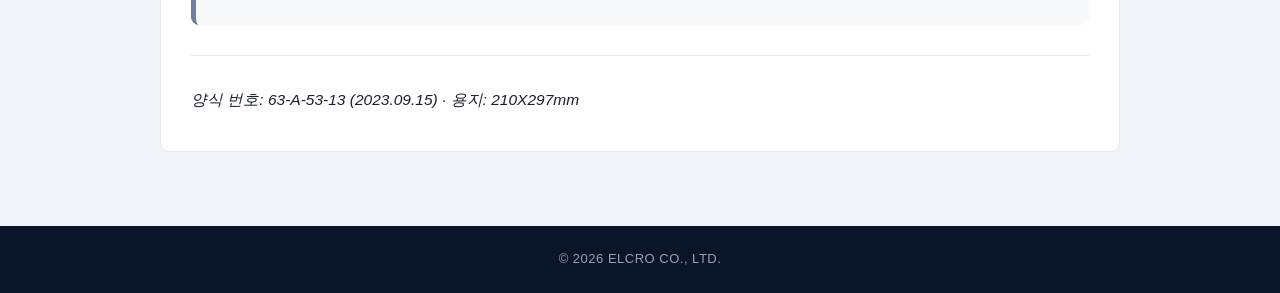
<file: standards/test-vocs-0408.html>
<!DOCTYPE html>
<html lang="ko">
<head>
<meta charset="UTF-8">
<meta name="viewport" content="width=device-width, initial-scale=1.0">
<title>시험성적서 — VOCs 방출량 MS300-55 : 12차 (VOCs_0408, KATRI BSHA26-AU001748) | ELCRO Technical Documents</title>
<style>
:root{
  --navy:#0a1628; --navy2:#14294a; --accent:#2b6cb0;
  --ink:#1a202c; --muted:#5b6572; --line:#e2e8f0;
}
*{box-sizing:border-box}
body{margin:0;background:#f1f4f8;color:var(--ink);
  font-family:-apple-system,BlinkMacSystemFont,"Segoe UI","Noto Sans KR","Malgun Gothic","Apple SD Gothic Neo",sans-serif;
  line-height:1.75;font-size:15.5px;
  -webkit-print-color-adjust:exact;print-color-adjust:exact;}
.site-header{background:linear-gradient(135deg,var(--navy) 0%,var(--navy2) 100%);color:#fff;padding:20px 0;}
.header-inner{max-width:1000px;margin:0 auto;padding:0 20px;display:flex;justify-content:space-between;align-items:center;gap:12px;flex-wrap:wrap;}
.brand .logo{font-size:26px;font-weight:800;letter-spacing:7px;}
.brand .tagline{display:block;font-size:11px;letter-spacing:2.5px;color:#9fb3cc;text-transform:uppercase;margin-top:5px;}
.back-link{color:#cbd5e0;text-decoration:none;font-size:14px;border:1px solid #3b5378;padding:8px 16px;border-radius:6px;white-space:nowrap;}
.back-link:hover{background:#1b3358;color:#fff;}
.container{max-width:1000px;margin:0 auto;padding:0 20px 8px;}
.doc-meta{background:#fff;border:1px solid var(--line);border-left:5px solid var(--navy);
  border-radius:8px;padding:16px 20px;margin:26px 0 8px;
  display:grid;grid-template-columns:repeat(auto-fit,minmax(210px,1fr));gap:10px 22px;}
.doc-type{display:inline-block;background:var(--navy);color:#fff;font-size:12px;font-weight:700;
  padding:5px 12px;border-radius:4px;letter-spacing:1.5px;}
.meta-item .k{font-size:12px;color:var(--muted);}
.meta-item .v{font-weight:600;font-size:14.5px;}
.doc-body{background:#fff;border:1px solid var(--line);border-radius:8px;padding:28px 30px;margin:18px 0 30px;}
.doc-body h1{font-size:25px;color:var(--navy);border-bottom:3px solid var(--navy);padding-bottom:12px;margin-top:0;line-height:1.5;}
.doc-body h2{font-size:20px;color:var(--navy);margin:38px 0 12px;border-bottom:1px solid var(--line);padding-bottom:8px;}
.doc-body h3{font-size:17px;color:#1c3a5e;margin:28px 0 8px;}
.doc-body h4{font-size:15.5px;color:#2d4a6b;margin:22px 0 6px;}
.doc-body p{margin:10px 0;}
.doc-body hr{border:none;border-top:1px solid var(--line);margin:30px 0;}
.doc-body ul,.doc-body ol{margin:10px 0;padding-left:26px;}
.doc-body li{margin:4px 0;}
.doc-body a{color:var(--accent);word-break:break-all;}
.lang-block{border-radius:8px;padding:2px 18px 12px;margin:16px 0;}
.lang-block.ko{background:#eef4fb;border-left:5px solid #2b6cb0;}
.lang-block.en{background:#f7f8fa;border-left:5px solid #718096;}
.lang-badge{display:inline-block;font-size:11px;font-weight:800;letter-spacing:1.5px;color:#fff;
  padding:3px 11px;border-radius:4px;margin:12px 0 2px;text-transform:uppercase;}
.ko .lang-badge{background:#2b6cb0;}
.en .lang-badge{background:#718096;}
.note-box{background:#fffdf4;border:1px solid #e9e0bd;border-left:5px solid #c9a227;
  border-radius:8px;padding:10px 18px;margin:16px 0;}
.table-wrap{overflow-x:auto;margin:14px 0;border:1px solid var(--line);border-radius:8px;}
table{border-collapse:collapse;width:100%;font-size:14px;min-width:620px;}
thead th{background:var(--navy);color:#fff;padding:10px 12px;text-align:left;font-weight:600;vertical-align:top;}
tbody td{padding:9px 12px;border-top:1px solid var(--line);vertical-align:top;}
tbody tr:nth-child(even){background:#f8fafc;}
.site-footer{background:var(--navy);color:#8fa3bd;text-align:center;padding:22px 16px;font-size:13px;margin-top:36px;letter-spacing:.5px;}
@media (max-width:640px){
  body{font-size:14.5px;}
  .doc-body{padding:20px 18px;}
  .doc-body h1{font-size:21px;}
  table{font-size:12.5px;min-width:560px;}
}
@media print{
  .back-link{display:none;}
  body{background:#fff;font-size:12px;}
  .container{max-width:100%;}
  .doc-body{border:none;padding:0;}
  .lang-block,.note-box,.doc-meta,table{break-inside:avoid;}
  .site-header{padding:12px 0;}
}
</style>
<link rel="canonical" href="https://www.getelcro.com/standards/test-vocs-0408.html"><meta name="description" content="ELCRO reference translation of a sample-specific test report. Review the original report, scope and use limitations before relying on the document."></head>
<body>
<header class="site-header">
  <div class="header-inner">
    <div class="brand"><span class="logo">ELCRO</span><span class="tagline">Technical Documents</span></div>
    <a class="back-link" href="https://www.getelcro.com">&larr; Back to getelcro.com</a>
  </div>
</header>
<main class="container">
  <div class="doc-meta">
    <div class="meta-badge"><span class="doc-type">시험성적서</span></div>
    <div class="meta-item"><div class="k">문서 종류</div><div class="v">시험성적서 (Test Report)</div></div><div class="meta-item"><div class="k">시험기관</div><div class="v">KATRI시험연구원</div></div><div class="meta-item"><div class="k">문서번호</div><div class="v">BSHA26-AU001748</div></div><div class="meta-item"><div class="k">발급일</div><div class="v">2026-04-09</div></div><div class="meta-item"><div class="k">시험 항목</div><div class="v">VOCs 방출량 — MS300-55</div></div>
  </div>
  <article class="doc-body">
<h1>시험성적서 — VOCs 방출량 MS300-55 : 12차 (VOCs_0408, KATRI BSHA26-AU001748)</h1><div class="note-box"><p>발급일자: 2026.04.09 · 총 3페이지 (페이지 3은 시료 사진 페이지)</p></div><hr><h2>1. 시험기관 및 문서 정보</h2><section class="lang-block ko"><span class="lang-badge">한국어</span><div class="lang-body"><ul><li>시험기관: Katri (KATRI시험연구원)</li><li>주소: 부산광역시 해운대구 센텀중앙로 48(우동) 센텀시티 에이스하이테크21 610호</li><li>T : 051-731-7811~15 F : 051-731-7827, www.katri.re.kr</li><li>전자문서전송서비스 (KATRI DOCUMENT SERVICE)</li><li>KATRI NO : BSHA26-AU001748</li><li>접수일자 : 2026.04.02</li><li>발급일자 : 2026.04.09</li><li>용도 : 제출용</li><li>PAGE(S) : 1 / 3, 2 / 3, 3 / 3</li><li>- 계속(시험결과 2 페이지부터) - (페이지 1)</li></ul></div></section><section class="lang-block en"><span class="lang-badge">English</span><div class="lang-body"><ul><li>Testing institute: Katri (KATRI Test &amp; Research Institute)</li><li>Address: Centum City Ace Hightech 21, Rm 610, 48 Centum Jungang-ro (U-dong), Haeundae-gu, Busan</li><li>Tel: 051-731-7811~15, Fax: 051-731-7827, www.katri.re.kr</li><li>Electronic document transmission service (KATRI DOCUMENT SERVICE)</li><li>KATRI NO: BSHA26-AU001748</li><li>Date received: 2026-04-02</li><li>Date issued: 2026-04-09</li><li>Purpose: For submission</li><li>PAGE(S): 1 / 3, 2 / 3, 3 / 3</li><li>"- Continued (test results from page 2) -" (page 1)</li></ul></div></section><hr><h2>2. 신청자 및 시료 정보</h2><section class="lang-block ko"><span class="lang-badge">한국어</span><div class="lang-body"><ul><li>신청자 : 주식회사 엘크로(ELCRO)</li><li>주소 : 울산광역시 울주군 두서면 활천산업로 39-1</li><li>제출처 : (기재 없음)</li><li>시료명 : 의뢰자 제시시료 1 점</li><li>HOOK</li></ul></div></section><section class="lang-block en"><span class="lang-badge">English</span><div class="lang-body"><ul><li>Applicant: Elcro Co., Ltd. (ELCRO)</li><li>Address: 39-1 Hwalcheonsaneop-ro, Duseo-myeon, Ulju-gun, Ulsan</li><li>Submitter: (not specified)</li><li>Sample name: 1 client-submitted sample</li><li>HOOK</li></ul></div></section><hr><h2>3. 시험 결과 (페이지 2) — VOCs 방출량</h2><section class="lang-block ko"><span class="lang-badge">한국어</span><div class="lang-body"><div class="table-wrap"><table><thead><tr><th>시험 항목</th><th>시험 결과 (시료1)</th></tr></thead><tbody><tr><td>VOCs 방출량 (μg/m³) : MS300-55 : 12차</td><td></td></tr><tr><td>Benzene</td><td>10 미만</td></tr><tr><td>Toluene</td><td>43</td></tr><tr><td>Ethylbenzene</td><td>10 미만</td></tr><tr><td>Xylene</td><td>17</td></tr><tr><td>Styrene</td><td>10 미만</td></tr><tr><td>Formaldehyde</td><td>10 미만</td></tr><tr><td>Acetaldehyde</td><td>10 미만</td></tr><tr><td>Acrolein</td><td>10 미만</td></tr></tbody></table></div></div></section><section class="lang-block en"><span class="lang-badge">English</span><div class="lang-body"><div class="table-wrap"><table><thead><tr><th>Test item</th><th>Test result (Sample 1)</th></tr></thead><tbody><tr><td>VOCs emission (μg/m³): MS300-55, 12th revision</td><td></td></tr><tr><td>Benzene</td><td>Below 10</td></tr><tr><td>Toluene</td><td>43</td></tr><tr><td>Ethylbenzene</td><td>Below 10</td></tr><tr><td>Xylene</td><td>17</td></tr><tr><td>Styrene</td><td>Below 10</td></tr><tr><td>Formaldehyde</td><td>Below 10</td></tr><tr><td>Acetaldehyde</td><td>Below 10</td></tr><tr><td>Acrolein</td><td>Below 10</td></tr></tbody></table></div></div></section><h3>검출한계 및 시험조건·참고사항</h3><section class="lang-block ko"><span class="lang-badge">한국어</span><div class="lang-body"><ul><li>* 검출한계 : 10 μg/m³</li><li>* 시험조건 및 참고사항 :</li><li>1. 시료 준비 : ( 4 cm × 9 cm )</li><li>2. 시료 전처리 : 2 시간, 65 ℃</li><li>3. 시료 처리</li><li>3.1 테플론 백 크기 : 3 L</li><li>3.2 질소 주입량 : 3 L</li><li>3.3 흡착제: Tenax TA (VOCs) , DNPH cartridge (Aldehydes)</li><li>3.4 시료 채취량</li><li>3.4.1 VOCs : 1.0 L 3.4.2 Aldehydes : 1.5 L</li><li>4. 분석조건 (VOCs)</li><li>4.1 ATD (Turbomatrix manufactured by Perkin Elmer, USA)</li><li>4.1.1 튜브 탈착 온도 : 280 ℃ 4.1.2 탈착 시간 : 15 분</li><li>4.1.3 탈착 최고 온도 : 280 ℃ 4.1.4 탈착 최저 온도 : - 30 ℃</li><li>4.2 GC/MS</li><li>4.2.1 이동가스 : 헬륨</li><li>4.2.2 컬럼온도 : 40 ℃(2 분) → 7 ℃/분 → 220℃(25 분) → 7 ℃/분 → 280 ℃(5 분)</li><li>4.2.3 컬럼 : HP-1, 60 m × 0.32 mm</li><li>5. 분석조건 (Aldehydes)</li><li>5.1 HPLC</li><li>5.1.1 컬럼 : C18 (150mm × 4.6mm ID) 5.1.2 컬럼온도 : 40 ℃</li><li>5.1.3 이동상 : A : Water/THF (8:2,V:V), B : Acetonitrile</li><li>5.1.4 기울기 용리 : 0 → 25min, B 20 → 60%, 25 → 40 min, B 20 % Hold</li><li>5.1.5 유량 : 1.5 mL/min 5.1.6 측정 파장 : 360 nm 5.1.7 주입량 : 10 μl</li></ul></div></section><section class="lang-block en"><span class="lang-badge">English</span><div class="lang-body"><ul><li>* Detection limit: 10 μg/m³</li><li>* Test conditions and remarks:</li><li>1. Sample preparation: (4 cm × 9 cm)</li><li>2. Sample pretreatment: 2 hours, 65 °C</li><li>3. Sample treatment</li><li>3.1 Teflon bag size: 3 L</li><li>3.2 Nitrogen injection volume: 3 L</li><li>3.3 Adsorbent: Tenax TA (VOCs), DNPH cartridge (Aldehydes)</li><li>3.4 Sample collection volume</li><li>3.4.1 VOCs: 1.0 L; 3.4.2 Aldehydes: 1.5 L</li><li>4. Analytical conditions (VOCs)</li><li>4.1 ATD (Turbomatrix manufactured by Perkin Elmer, USA)</li><li>4.1.1 Tube desorption temperature: 280 °C; 4.1.2 Desorption time: 15 min</li><li>4.1.3 Desorption max temperature: 280 °C; 4.1.4 Desorption min temperature: -30 °C</li><li>4.2 GC/MS</li><li>4.2.1 Carrier gas: helium</li><li>4.2.2 Column temperature: 40 °C (2 min) → 7 °C/min → 220 °C (25 min) → 7 °C/min → 280 °C (5 min)</li><li>4.2.3 Column: HP-1, 60 m × 0.32 mm</li><li>5. Analytical conditions (Aldehydes)</li><li>5.1 HPLC</li><li>5.1.1 Column: C18 (150 mm × 4.6 mm ID); 5.1.2 Column temperature: 40 °C</li><li>5.1.3 Mobile phase: A: Water/THF (8:2, V:V), B: Acetonitrile</li><li>5.1.4 Gradient elution: 0 → 25 min, B 20 → 60%; 25 → 40 min, B 20% hold</li><li>5.1.5 Flow rate: 1.5 mL/min; 5.1.6 Detection wavelength: 360 nm; 5.1.7 Injection volume: 10 μl</li></ul></div></section><hr><h2>4. 페이지 3 — 시료 사진</h2><section class="lang-block ko"><span class="lang-badge">한국어</span><div class="lang-body"><ul><li>IMAGE / 시료1 (녹색 직물 시료 사진, 눈금자 병기)</li><li>[ 시료사진별첨 ] (페이지 2)</li></ul></div></section><section class="lang-block en"><span class="lang-badge">English</span><div class="lang-body"><ul><li>IMAGE / Sample 1 (photo of the green fabric sample with a ruler alongside)</li><li>"[ Sample photo attached ]" (page 2)</li></ul></div></section><hr><h2>5. 시험 확인 및 시험장소</h2><section class="lang-block ko"><span class="lang-badge">한국어</span><div class="lang-body"><ul><li>KATRI시험연구원장 (직인 날인)</li><li>시험자 : 운명찬</li><li>기술책임자 : 김정민</li><li>시험장소 : 경기도 안양시 만안구 덕천로48번길 19(안양동)</li></ul></div></section><section class="lang-block en"><span class="lang-badge">English</span><div class="lang-body"><ul><li>Director, KATRI Test &amp; Research Institute (official seal affixed)</li><li>Tester: Un Myeong-chan (운명찬)</li><li>Technical manager: Kim Jeong-min (김정민)</li><li>Test site: 19 Deokcheon-ro 48beon-gil, Manan-gu, Anyang-si, Gyeonggi-do (Anyang-dong)</li></ul></div></section><hr><h2>6. 비고</h2><section class="lang-block ko"><span class="lang-badge">한국어</span><div class="lang-body"><ul><li>비고 1. 이 성적서는 신청자가 제시한 시료 및 시료명으로 시험한 결과로서 전체 제품에 대한 품질을 보증하지는 않습니다.</li><li>2. 이 성적서는 당 시험연구원의 사전 서면동의 없이 홍보, 선전, 광고 및 소송용으로 사용될 수 없으며, 용도 이외의 사용을 금합니다.</li><li>3. 이 성적서는 KS Q ISO/IEC 17025 및 KOLAS 인정과 관련이 없습니다.</li></ul></div></section><section class="lang-block en"><span class="lang-badge">English</span><div class="lang-body"><ul><li>Note 1. This report covers only the sample and sample name submitted by the applicant and does not guarantee the quality of the entire product.</li><li>2. This report may not be used for promotion, publicity, advertising, or litigation without the prior written consent of this test &amp; research institute; use other than the stated purpose is prohibited.</li><li>3. This report is not related to KS Q ISO/IEC 17025 or KOLAS accreditation.</li></ul></div></section><hr><p><em>양식 번호: 63-A-53-13 (2023.09.15) · 용지: 210X297mm</em></p>
  </article>
</main>
<footer class="site-footer">&copy; 2026 ELCRO CO., LTD.</footer>
</body>
</html>
</file>
<file: _next/static/chunks/0lzzm9ht5tmoj.css>
@layer properties{@supports (((-webkit-hyphens:none)) and (not (margin-trim:inline))) or ((-moz-orient:inline) and (not (color:rgb(from red r g b)))){*,:before,:after,::backdrop{--tw-rotate-x:initial;--tw-rotate-y:initial;--tw-rotate-z:initial;--tw-skew-x:initial;--tw-skew-y:initial;--tw-border-style:solid;--tw-shadow:0 0 #0000;--tw-shadow-color:initial;--tw-shadow-alpha:100%;--tw-inset-shadow:0 0 #0000;--tw-inset-shadow-color:initial;--tw-inset-shadow-alpha:100%;--tw-ring-color:initial;--tw-ring-shadow:0 0 #0000;--tw-inset-ring-color:initial;--tw-inset-ring-shadow:0 0 #0000;--tw-ring-inset:initial;--tw-ring-offset-width:0px;--tw-ring-offset-color:#fff;--tw-ring-offset-shadow:0 0 #0000;--tw-blur:initial;--tw-brightness:initial;--tw-contrast:initial;--tw-grayscale:initial;--tw-hue-rotate:initial;--tw-invert:initial;--tw-opacity:initial;--tw-saturate:initial;--tw-sepia:initial;--tw-drop-shadow:initial;--tw-drop-shadow-color:initial;--tw-drop-shadow-alpha:100%;--tw-drop-shadow-size:initial}}}@layer theme{:root,:host{--font-sans:ui-sans-serif, system-ui, sans-serif, "Apple Color Emoji", "Segoe UI Emoji", "Segoe UI Symbol", "Noto Color Emoji";--font-mono:ui-monospace, SFMono-Regular, Menlo, Monaco, Consolas, "Liberation Mono", "Courier New", monospace;--spacing:.25rem;--default-transition-duration:.15s;--default-transition-timing-function:cubic-bezier(.4, 0, .2, 1);--default-font-family:var(--font-sans);--default-mono-font-family:var(--font-mono)}}@layer base{*,:after,:before,::backdrop{box-sizing:border-box;border:0 solid;margin:0;padding:0}::file-selector-button{box-sizing:border-box;border:0 solid;margin:0;padding:0}html,:host{-webkit-text-size-adjust:100%;tab-size:4;line-height:1.5;font-family:var(--default-font-family,ui-sans-serif, system-ui, sans-serif, "Apple Color Emoji", "Segoe UI Emoji", "Segoe UI Symbol", "Noto Color Emoji");font-feature-settings:var(--default-font-feature-settings,normal);font-variation-settings:var(--default-font-variation-settings,normal);-webkit-tap-highlight-color:transparent}hr{height:0;color:inherit;border-top-width:1px}abbr:where([title]){-webkit-text-decoration:underline dotted;text-decoration:underline dotted}h1,h2,h3,h4,h5,h6{font-size:inherit;font-weight:inherit}a{color:inherit;-webkit-text-decoration:inherit;-webkit-text-decoration:inherit;-webkit-text-decoration:inherit;-webkit-text-decoration:inherit;text-decoration:inherit}b,strong{font-weight:bolder}code,kbd,samp,pre{font-family:var(--default-mono-font-family,ui-monospace, SFMono-Regular, Menlo, Monaco, Consolas, "Liberation Mono", "Courier New", monospace);font-feature-settings:var(--default-mono-font-feature-settings,normal);font-variation-settings:var(--default-mono-font-variation-settings,normal);font-size:1em}small{font-size:80%}sub,sup{vertical-align:baseline;font-size:75%;line-height:0;position:relative}sub{bottom:-.25em}sup{top:-.5em}table{text-indent:0;border-color:inherit;border-collapse:collapse}:-moz-focusring{outline:auto}progress{vertical-align:baseline}summary{display:list-item}ol,ul,menu{list-style:none}img,svg,video,canvas,audio,iframe,embed,object{vertical-align:middle;display:block}img,video{max-width:100%;height:auto}button,input,select,optgroup,textarea{font:inherit;font-feature-settings:inherit;font-variation-settings:inherit;letter-spacing:inherit;color:inherit;opacity:1;background-color:#0000;border-radius:0}::file-selector-button{font:inherit;font-feature-settings:inherit;font-variation-settings:inherit;letter-spacing:inherit;color:inherit;opacity:1;background-color:#0000;border-radius:0}:where(select:is([multiple],[size])) optgroup{font-weight:bolder}:where(select:is([multiple],[size])) optgroup option{padding-inline-start:20px}::file-selector-button{margin-inline-end:4px}::placeholder{opacity:1}@supports (not ((-webkit-appearance:-apple-pay-button))) or (contain-intrinsic-size:1px){::placeholder{color:currentColor}@supports (color:color-mix(in lab, red, red)){::placeholder{color:color-mix(in oklab, currentcolor 50%, transparent)}}}textarea{resize:vertical}::-webkit-search-decoration{-webkit-appearance:none}::-webkit-date-and-time-value{min-height:1lh;text-align:inherit}::-webkit-datetime-edit{display:inline-flex}::-webkit-datetime-edit-fields-wrapper{padding:0}::-webkit-datetime-edit{padding-block:0}::-webkit-datetime-edit-year-field{padding-block:0}::-webkit-datetime-edit-month-field{padding-block:0}::-webkit-datetime-edit-day-field{padding-block:0}::-webkit-datetime-edit-hour-field{padding-block:0}::-webkit-datetime-edit-minute-field{padding-block:0}::-webkit-datetime-edit-second-field{padding-block:0}::-webkit-datetime-edit-millisecond-field{padding-block:0}::-webkit-datetime-edit-meridiem-field{padding-block:0}::-webkit-calendar-picker-indicator{line-height:1}:-moz-ui-invalid{box-shadow:none}button,input:where([type=button],[type=reset],[type=submit]){appearance:button}::file-selector-button{appearance:button}::-webkit-inner-spin-button{height:auto}::-webkit-outer-spin-button{height:auto}[hidden]:where(:not([hidden=until-found])){display:none!important}}@layer components;@layer utilities{.collapse{visibility:collapse}.visible{visibility:visible}.absolute{position:absolute}.fixed{position:fixed}.relative{position:relative}.static{position:static}.start{inset-inline-start:var(--spacing)}.end{inset-inline-end:var(--spacing)}.isolate{isolation:isolate}.z-5\!{z-index:5!important}.container{width:100%}@media (min-width:40rem){.container{max-width:40rem}}@media (min-width:48rem){.container{max-width:48rem}}@media (min-width:64rem){.container{max-width:64rem}}@media (min-width:80rem){.container{max-width:80rem}}@media (min-width:96rem){.container{max-width:96rem}}.block{display:block}.contents{display:contents}.flex{display:flex}.grid{display:grid}.hidden{display:none}.inline{display:inline}.inline-block{display:inline-block}.inline-flex{display:inline-flex}.inline-grid{display:inline-grid}.list-item{display:list-item}.table{display:table}.transform{transform:var(--tw-rotate-x,) var(--tw-rotate-y,) var(--tw-rotate-z,) var(--tw-skew-x,) var(--tw-skew-y,)}.resize{resize:both}.truncate{text-overflow:ellipsis;white-space:nowrap;overflow:hidden}.border{border-style:var(--tw-border-style);border-width:1px}.capitalize{text-transform:capitalize}.lowercase{text-transform:lowercase}.uppercase{text-transform:uppercase}.italic{font-style:italic}.underline{text-decoration-line:underline}.shadow{--tw-shadow:0 1px 3px 0 var(--tw-shadow-color,#0000001a), 0 1px 2px -1px var(--tw-shadow-color,#0000001a);box-shadow:var(--tw-inset-shadow), var(--tw-inset-ring-shadow), var(--tw-ring-offset-shadow), var(--tw-ring-shadow), var(--tw-shadow)}.blur{--tw-blur:blur(8px);filter:var(--tw-blur,) var(--tw-brightness,) var(--tw-contrast,) var(--tw-grayscale,) var(--tw-hue-rotate,) var(--tw-invert,) var(--tw-saturate,) var(--tw-sepia,) var(--tw-drop-shadow,)}.filter{filter:var(--tw-blur,) var(--tw-brightness,) var(--tw-contrast,) var(--tw-grayscale,) var(--tw-hue-rotate,) var(--tw-invert,) var(--tw-saturate,) var(--tw-sepia,) var(--tw-drop-shadow,)}.transition{transition-property:color,background-color,border-color,outline-color,text-decoration-color,fill,stroke,--tw-gradient-from,--tw-gradient-via,--tw-gradient-to,opacity,box-shadow,transform,translate,scale,rotate,filter,-webkit-backdrop-filter,backdrop-filter,display,content-visibility,overlay,pointer-events;transition-timing-function:var(--tw-ease,var(--default-transition-timing-function));transition-duration:var(--tw-duration,var(--default-transition-duration))}}:root{--ink:#061629;--ink-2:#0a2138;--ink-3:#112e48;--panel:#17334c;--cyan:#20c5d7;--cyan-2:#65d7e4;--paper:#f3f6f7;--paper-2:#e6ecef;--white:#f8fbfc;--steel:#a8b6c1;--muted:#697986;--line:#a0c0d638}*{box-sizing:border-box}html{scroll-behavior:smooth;scroll-padding-top:88px}body{background:var(--ink);color:var(--white);text-rendering:optimizelegibility;margin:0;font-family:Inter,Pretendard,Noto Sans KR,Malgun Gothic,Apple SD Gothic Neo,Arial,sans-serif}button,input,select,textarea{font:inherit}button,a{-webkit-tap-highlight-color:transparent}a{color:inherit;text-decoration:none}img{max-width:100%;display:block}p,h1,h2,h3{margin-top:0}.site-header{z-index:100;-webkit-backdrop-filter:blur(18px);backdrop-filter:blur(18px);background:#041222eb;border-bottom:1px solid #9bbdd438;grid-template-columns:190px 1fr auto;align-items:center;min-height:78px;padding:0 4vw;display:grid;position:sticky;top:0}.wordmark{letter-spacing:-.055em;width:fit-content;font-size:clamp(1.45rem,2.5vw,2rem);font-weight:850}.desktop-nav{justify-content:center;gap:clamp(1.3rem,3.1vw,3.25rem);display:flex}.desktop-nav a,.language-switch button{color:#dce6eb;cursor:pointer;background:0 0;border:0;font-size:.89rem;font-weight:570;position:relative}.desktop-nav a:after{background:var(--cyan);content:"";height:2px;transition:inset .18s;position:absolute;bottom:-10px;left:50%;right:50%}.desktop-nav a:hover:after,.desktop-nav a:focus-visible:after{left:0;right:0}.header-actions{align-items:center;gap:1rem;display:flex}.language-switch{color:#8192a0;align-items:center;gap:.45rem;display:flex}.language-switch button{color:#8294a3;padding:.35rem .2rem}.language-switch button.active{color:var(--cyan)}.menu-toggle,.mobile-nav{display:none}.hero{isolation:isolate;background:radial-gradient(circle at 15% 15%, #15507542, transparent 33%), var(--ink);grid-template-columns:minmax(0,.9fr) minmax(470px,1.1fr);min-height:calc(100svh - 78px);display:grid;position:relative;overflow:hidden}.hero-grid{z-index:-1;opacity:.42;position:absolute;inset:0}.blueprint-grid{background-image:linear-gradient(#4a8fb91c 1px,#0000 1px),linear-gradient(90deg,#4a8fb91c 1px,#0000 1px);background-size:78px 78px;-webkit-mask-image:linear-gradient(90deg,#000,#0000 65%);mask-image:linear-gradient(90deg,#000,#0000 65%)}.hero-copy{z-index:4;align-self:center;padding:clamp(5rem,9vw,8.5rem) 2.5rem clamp(9rem,18vh,13rem) 5vw;animation:.62s both rise-in}.eyebrow{color:var(--cyan);letter-spacing:.24em;text-transform:uppercase;margin-bottom:1.35rem;font-size:.74rem;font-weight:750}.eyebrow:after{content:"";background:currentColor;width:54px;height:2px;margin-top:.9rem;display:block}.eyebrow.dark{color:#0a8b9a}h1{letter-spacing:-.055em;max-width:780px;margin-bottom:1.65rem;font-size:clamp(3rem,5.1vw,5.35rem);font-weight:730;line-height:.99}.hero-body{color:#b8c5ce;max-width:590px;margin-bottom:2.2rem;font-size:clamp(1.05rem,1.45vw,1.3rem);line-height:1.65}.hero-actions{flex-wrap:wrap;gap:1rem;display:flex}.button{border:1px solid var(--cyan);justify-content:space-between;align-items:center;gap:2rem;min-height:58px;padding:.85rem 1.35rem;font-size:.91rem;font-weight:660;transition:transform .18s,background .18s,color .18s,box-shadow .18s;display:inline-flex}.button span{font-size:1.35rem;transition:transform .18s}.button:hover,.button:focus-visible{transform:translateY(-2px)}.button:hover span,.button:focus-visible span{transform:translate(5px)}.button.primary{border-color:var(--cyan);color:#031727;background:linear-gradient(120deg,#14abc0,#35cada);box-shadow:0 16px 38px #14b8cb2e}.button.primary:hover{box-shadow:0 18px 45px #20c5d74d}.button.secondary{color:var(--cyan-2);background:#0417285c}.hero-visual{z-index:1;width:62%;position:absolute;top:0;bottom:0;right:0;overflow:hidden}.hero-visual>img{object-fit:cover;object-position:72% 50%;width:100%;height:100%;animation:1.2s both hero-scale}.hero-gradient{background:linear-gradient(90deg, var(--ink) 0%, #061629ad 24%, transparent 58%), linear-gradient(0deg, var(--ink) 0%, transparent 30%);position:absolute;inset:0}.callout{color:#a3c3d1;letter-spacing:.13em;align-items:center;gap:.7rem;font-size:.7rem;font-weight:700;display:flex;position:absolute}.callout i{background:#dcf1f8c7;width:48px;height:1px;display:block}.callout i:before{background:var(--ink);content:"";border:1px solid #fff;border-radius:50%;width:7px;height:7px;margin-top:-3px;display:block}.callout-trim{top:24%;right:9%}.callout-hook{top:49%;left:52%}.callout-foam{bottom:25%;right:15%}.proof-bar{z-index:5;-webkit-backdrop-filter:blur(16px);backdrop-filter:blur(16px);background:#729dba40;border:1px solid #84aec738;grid-template-columns:repeat(3,1fr);gap:1px;display:grid;position:absolute;bottom:2.5rem;left:3.2vw;right:3.2vw}.proof-bar article{background:linear-gradient(135deg,#143047eb,#0b2033e6);min-height:120px;padding:1.25rem 1.45rem}.proof-value{color:var(--cyan);margin-bottom:.35rem;font-size:1.65rem;font-weight:750}.proof-label{margin-bottom:.18rem;font-weight:650}.proof-note{color:#899ba9;margin-bottom:0;font-size:.77rem}.section{padding:clamp(5.5rem,10vw,9rem) 5vw}.section-dark{background:#081a2c}.section-light{background:var(--paper);color:#0a1b28}.section-navy{background:radial-gradient(circle at 80% 30%, #1b749929, transparent 35%), var(--ink-2)}.section-heading{max-width:850px;margin-bottom:3.5rem}.section-heading h2,.company-copy h2,.contact-copy h2,.quality-intro h2{letter-spacing:-.05em;margin-bottom:1.35rem;font-size:clamp(2.25rem,4vw,4rem);font-weight:720;line-height:1.05}.section-heading>p:last-child,.company-copy>p,.contact-copy>p,.quality-intro>p:last-child{max-width:760px;color:var(--muted);margin-bottom:0;font-size:1.03rem;line-height:1.75}.section-dark .section-heading>p:last-child,.section-navy .section-heading>p:last-child,.company-copy>p,.contact-copy>p,.quality-intro>p:last-child{color:#9fb0bc}.split-heading{grid-template-columns:1.25fr .75fr;gap:4rem;max-width:none;display:grid}.split-heading>p{align-self:end;padding-bottom:.5rem}.benefit-grid{grid-template-columns:repeat(3,1fr);gap:1.25rem;display:grid}.benefit-card{border:1px solid var(--line);background:linear-gradient(135deg, #1a3b54b8, #0a2033c2), var(--ink-2);min-height:300px;padding:2rem;transition:transform .18s,border-color .18s;position:relative;overflow:hidden}.benefit-card:hover{border-color:#20c5d785;transform:translateY(-5px)}.card-num{color:#637a8a;font-family:monospace;font-size:.8rem;position:absolute;top:1.3rem;right:1.3rem}.line-icon{border:1px solid #3ec0d38c;border-radius:50%;place-items:center;width:70px;height:70px;margin:2.4rem 0 2.1rem;display:grid}.line-icon:before,.line-icon:after,.line-icon span{background:var(--cyan);content:"";display:block}.line-icon:before{width:24px;height:2px;transform:translate(4px,1px)rotate(-45deg)}.line-icon:after{width:12px;height:2px;transform:translate(-7px,-8px)rotate(45deg)}.benefit-card h3,.product-card h3,.application-grid h3,.north-america h3,.resource-card h3{letter-spacing:-.02em;margin-bottom:.85rem;font-size:1.25rem;font-weight:680}.benefit-card p,.application-grid p{color:#95a9b6;margin-bottom:0;font-size:.9rem;line-height:1.7}.process-panel{border:1px solid var(--line);grid-template-columns:.5fr 1.5fr;gap:2rem;margin-top:1.25rem;padding:1.8rem 2rem;display:grid}.process-label{color:var(--cyan);letter-spacing:.15em;text-transform:uppercase;align-self:center;margin:0;font-size:.78rem;font-weight:700}.process-panel ol{grid-template-columns:repeat(4,1fr);gap:1.5rem;margin:0;padding:0;list-style:none;display:grid}.process-panel li{flex-direction:column;gap:.5rem;display:flex;position:relative}.process-panel li:not(:last-child):after{color:#587083;content:"→";position:absolute;top:50%;right:-1rem}.process-panel li span{color:#5e788a;font-family:monospace;font-size:.76rem}.process-panel li strong{font-size:.88rem;font-weight:630}.product-grid{grid-template-columns:repeat(2,1fr);gap:1.3rem;display:grid}.product-card{background:#fff;border:1px solid #d4dde2;grid-template-columns:.95fr 1.05fr;min-height:430px;display:grid;overflow:hidden}.product-image{background:#d8e1e5;min-height:310px;position:relative;overflow:hidden}.product-image img{object-fit:cover;filter:saturate(.85)contrast(1.04);width:100%;height:100%;transition:transform .45s}.product-card:hover .product-image img{transform:scale(1.035)}.product-image>span{color:var(--cyan);background:#051726d6;padding:.38rem .52rem;font-family:monospace;font-size:.72rem;position:absolute;top:1rem;left:1rem}.product-content{flex-direction:column;padding:2rem;display:flex}.product-type,.panel-kicker{color:#087f8e;letter-spacing:.17em;text-transform:uppercase;margin-bottom:1rem;font-size:.7rem;font-weight:760}.product-content>p:not(.product-type){color:#5d6e79;font-size:.88rem;line-height:1.65}.product-content ul{flex-wrap:wrap;gap:.45rem;margin:0 0 1.4rem;padding:0;list-style:none;display:flex}.product-content li{color:#49606e;border:1px solid #cad8df;padding:.35rem .5rem;font-size:.69rem}.product-content>a{color:#087d8b;border-top:1px solid #d9e1e5;justify-content:space-between;align-items:center;margin-top:auto;padding-top:1rem;font-size:.82rem;font-weight:700;display:flex}.technology-grid{grid-template-columns:1.35fr .65fr;gap:1.25rem;margin-bottom:clamp(6rem,11vw,10rem);display:grid}.foam-evidence,.test-panel{border:1px solid var(--line);background:#07192b8c}.foam-evidence{padding:1.25rem}.evidence-images{grid-template-columns:repeat(2,1fr);gap:1rem;display:grid}.evidence-images figure{background:#03090e;min-height:235px;margin:0;position:relative;overflow:hidden}.evidence-images img{object-fit:contain;image-rendering:auto;width:100%;height:100%}.evidence-images figcaption{color:var(--cyan-2);background:#061627d9;padding:.35rem .55rem;font-size:.72rem;position:absolute;bottom:.75rem;left:.75rem}.integration-stat{align-items:end;gap:1.2rem;padding:1.5rem 0 1rem;display:flex}.integration-stat strong{color:var(--cyan);font-size:2.65rem;line-height:1}.integration-stat span{color:#a9bac5;max-width:240px;font-size:.78rem;line-height:1.5}.fine-print{color:#738a99;margin-bottom:0;font-size:.7rem;line-height:1.55}.test-panel{flex-direction:column;padding:2rem;display:flex}.test-panel .panel-kicker{color:var(--cyan)}.test-result{border-bottom:1px solid var(--line);justify-content:space-between;align-items:end;gap:1rem;padding:1.6rem 0;display:flex}.test-result span{color:#a8bac5;font-size:.86rem}.test-result strong{color:var(--white);font-size:2.45rem}.test-result small{color:var(--cyan);font-size:.7rem}.test-method{color:#728897;margin:auto 0 0;padding-top:2rem;font-size:.72rem;line-height:1.6}.quality-block{grid-template-columns:.6fr 1.4fr;gap:4rem;display:grid}.quality-table-wrap{overflow-x:auto}.quality-table-wrap table{border-collapse:collapse;width:100%;font-size:.82rem}.quality-table-wrap th,.quality-table-wrap td{border-bottom:1px solid var(--line);text-align:left;padding:1.15rem 1rem}.quality-table-wrap th{color:#698594;letter-spacing:.1em;text-transform:uppercase;font-size:.68rem;font-weight:700}.quality-table-wrap td{color:#bccad2}.quality-table-wrap td:first-child{color:var(--white);font-weight:640}.status-dot{background:var(--cyan);border-radius:50%;width:7px;height:7px;margin-right:.5rem;display:inline-block;box-shadow:0 0 0 4px #20c5d71a}.quality-table-wrap .fine-print{max-width:850px;margin-top:1rem}.application-grid{border-top:1px solid #becdd4;border-left:1px solid #becdd4;grid-template-columns:repeat(4,1fr);display:grid}.application-grid article{border-bottom:1px solid #becdd4;border-right:1px solid #becdd4;min-height:280px;padding:2rem 1.6rem;transition:background .18s,color .18s;position:relative}.application-grid article:hover{background:var(--ink-2);color:#fff}.application-grid article>span{color:#0b8896;margin-bottom:5rem;font-family:monospace;font-size:.75rem;display:block}.application-grid article:hover p{color:#9fb2be}.company-section{background:radial-gradient(circle at 9% 10%, #20c5d721, transparent 28%), var(--ink)}.company-grid{grid-template-columns:.9fr 1.1fr;gap:clamp(3rem,8vw,8rem);display:grid}.experience{border-left:2px solid var(--cyan);flex-direction:column;gap:.7rem;margin-top:2.5rem;padding:1.25rem 0 1.25rem 1.2rem;display:flex}.experience span{color:#728a9a;letter-spacing:.08em;text-transform:uppercase;font-size:.72rem}.experience strong{font-size:.95rem;font-weight:600}.timeline{border-top:1px solid var(--line);margin:0;padding:0;list-style:none}.timeline li{border-bottom:1px solid var(--line);grid-template-columns:90px 1fr;gap:1.5rem;padding:1.6rem 0;display:grid}.timeline strong{color:var(--cyan);font-family:monospace}.timeline span{color:#a6b7c2;font-size:.9rem;line-height:1.55}.north-america{background:linear-gradient(110deg,#0f3953c2,#081d30a3);border:1px solid #20c5d75c;grid-template-columns:auto 1fr auto;align-items:center;gap:2rem;margin-top:5rem;padding:2rem;display:grid}.map-mark{border:1px solid var(--cyan);width:76px;height:76px;color:var(--cyan);border-radius:50%;place-items:center;font-family:monospace;font-size:.9rem;display:grid}.north-america h3{color:#fff;margin-bottom:.45rem}.north-america p{color:#9db0bc;max-width:760px;margin-bottom:0;font-size:.86rem;line-height:1.6}.resource-grid{grid-template-columns:repeat(3,1fr);gap:1.25rem;display:grid}.resource-card{background:#fff;border:1px solid #c9d5db;flex-direction:column;min-height:235px;padding:1.6rem;transition:transform .18s,border-color .18s,box-shadow .18s;display:flex}.resource-card:hover{border-color:#1592a1;transform:translateY(-4px);box-shadow:0 18px 40px #0b273817}.pdf-icon{color:#067e8a;background:#d9f2f4;width:fit-content;margin-bottom:2.2rem;padding:.35rem .45rem;font-family:monospace;font-size:.7rem;font-weight:700}.resource-card>div>p{color:#87a0ae;font-family:monospace;font-size:.7rem}.resource-card>div>span{color:#71828d;font-size:.75rem}.resource-card>strong{color:#077b88;border-top:1px solid #dde5e9;justify-content:space-between;margin-top:auto;padding-top:1.1rem;font-size:.78rem;display:flex}.contact-section{background:radial-gradient(circle at 90% 80%,#129bb31f,#0000 32%),#071a2d}.contact-grid{grid-template-columns:.7fr 1.3fr;gap:clamp(3rem,8vw,7rem);display:grid}.contact-details{border-top:1px solid var(--line);flex-direction:column;gap:.6rem;margin:3rem 0 2rem;padding-top:1.5rem;display:flex}.contact-details span{color:#668295;letter-spacing:.12em;text-transform:uppercase;font-size:.7rem}.contact-details p{color:#a5b7c3;max-width:480px;margin-bottom:0;font-size:.87rem;line-height:1.6}.contact-details a{color:var(--cyan);font-size:1.35rem;font-weight:700}.rfq-form{border:1px solid var(--line);background:#0c263c9e;flex-direction:column;gap:1.15rem;padding:clamp(1.5rem,4vw,3rem);display:flex}.form-row{grid-template-columns:repeat(2,1fr);gap:1.15rem;display:grid}.rfq-form label{flex-direction:column;gap:.45rem;display:flex}.rfq-form label>span{color:#8da3b1;font-size:.71rem;font-weight:650}.rfq-form input,.rfq-form select,.rfq-form textarea{color:#fff;background:#03111e9e;border:1px solid #85adc540;border-radius:0;outline:none;width:100%;transition:border-color .16s}.rfq-form input,.rfq-form select{min-height:50px;padding:0 .85rem}.rfq-form textarea{resize:vertical;padding:.85rem}.rfq-form input:focus,.rfq-form select:focus,.rfq-form textarea:focus{border-color:var(--cyan)}.rfq-form select option{background:var(--ink-2)}.form-submit{cursor:pointer;width:100%}.form-status{border-left:2px solid var(--cyan);color:#a9d8de;background:#20c5d714;margin-bottom:0;padding:.8rem;font-size:.78rem;line-height:1.5}.form-status.failed{color:#f4c492;border-color:#f2a65a}.form-privacy{color:#627d8e;margin-bottom:0;font-size:.66rem;line-height:1.5}footer{border-top:1px solid var(--line);background:#041321;padding:3rem 5vw 1.5rem}.footer-main{grid-template-columns:1fr auto 1fr;align-items:center;gap:2rem;padding-bottom:2.5rem;display:grid}.footer-main p{color:#8195a3;margin-bottom:0;font-size:.79rem}.footer-main>a:last-child{border:1px solid var(--line);width:46px;height:46px;color:var(--cyan);justify-self:end;place-items:center;display:grid}.footer-bottom{border-top:1px solid #7a9eb521;justify-content:space-between;gap:2rem;padding-top:1.25rem;display:flex}.footer-bottom p{color:#506a7b;max-width:740px;margin-bottom:0;font-size:.66rem;line-height:1.5}@keyframes rise-in{0%{opacity:0;transform:translateY(22px)}}@keyframes hero-scale{0%{opacity:0;transform:scale(1.03)}}@media (max-width:1180px){.site-header{grid-template-columns:160px 1fr auto}.desktop-nav{gap:1.25rem}.desktop-nav a{font-size:.78rem}.hero{grid-template-columns:1fr}.hero-copy{width:63%}.hero-visual{width:68%}h1{font-size:clamp(3rem,5.8vw,4.6rem)}.product-card{grid-template-columns:1fr}.product-image{min-height:260px}}@media (max-width:900px){html{scroll-padding-top:70px}.site-header{grid-template-columns:1fr auto;min-height:70px}.desktop-nav{display:none}.menu-toggle{color:#fff;cursor:pointer;background:0 0;border:0;padding:.4rem;font-size:.78rem;display:inline-block}.mobile-nav{border-bottom:1px solid var(--line);background:#041222fa;flex-direction:column;padding:1rem 5vw 1.5rem;display:none;position:absolute;top:70px;left:0;right:0}.mobile-nav.open{display:flex}.mobile-nav a{border-bottom:1px solid #7b9eb521;padding:.85rem 0}.hero{flex-direction:column;min-height:auto;display:flex}.hero-copy{width:100%;padding:5rem 5vw 3.5rem}.hero-visual{width:100%;height:480px;position:relative}.hero-gradient{background:linear-gradient(0deg, var(--ink), transparent 45%)}.proof-bar{grid-template-columns:repeat(3,1fr);margin:-1px 5vw 3rem;position:relative;bottom:auto;left:auto;right:auto}.proof-bar article{min-height:110px;padding:1rem}.proof-value{font-size:1.3rem}.split-heading,.quality-block,.company-grid,.contact-grid{grid-template-columns:1fr;gap:2.5rem}.benefit-grid{grid-template-columns:1fr}.benefit-card{min-height:250px}.process-panel,.product-grid,.technology-grid{grid-template-columns:1fr}.application-grid{grid-template-columns:repeat(2,1fr)}.north-america{grid-template-columns:auto 1fr}.north-america .button{grid-column:1/-1}.resource-grid{grid-template-columns:1fr}}@media (max-width:600px){.language-switch{gap:.25rem}h1{font-size:clamp(2.6rem,12.5vw,3.6rem)}.hero-visual{height:350px}.callout-hook{left:33%}.proof-bar{grid-template-columns:1fr}.process-panel ol{grid-template-columns:repeat(2,1fr)}.process-panel li:not(:last-child):after{display:none}.product-grid{gap:1rem}.product-card{min-height:0}.product-image{min-height:220px}.evidence-images{grid-template-columns:1fr}.evidence-images figure{min-height:190px}.application-grid{grid-template-columns:1fr}.application-grid article{min-height:220px}.application-grid article>span{margin-bottom:3rem}.north-america{grid-template-columns:1fr}.map-mark{width:60px;height:60px}.form-row{grid-template-columns:1fr}.footer-main{grid-template-columns:1fr auto}.footer-main p{grid-area:2/1/auto/-1}.footer-bottom{flex-direction:column;gap:.6rem}}@media (prefers-reduced-motion:reduce){html{scroll-behavior:auto}*,:before,:after{scroll-behavior:auto!important;transition-duration:.01ms!important;animation-duration:.01ms!important;animation-iteration-count:1!important}}@property --tw-rotate-x{syntax:"*";inherits:false}@property --tw-rotate-y{syntax:"*";inherits:false}@property --tw-rotate-z{syntax:"*";inherits:false}@property --tw-skew-x{syntax:"*";inherits:false}@property --tw-skew-y{syntax:"*";inherits:false}@property --tw-border-style{syntax:"*";inherits:false;initial-value:solid}@property --tw-shadow{syntax:"*";inherits:false;initial-value:0 0 #0000}@property --tw-shadow-color{syntax:"*";inherits:false}@property --tw-shadow-alpha{syntax:"<percentage>";inherits:false;initial-value:100%}@property --tw-inset-shadow{syntax:"*";inherits:false;initial-value:0 0 #0000}@property --tw-inset-shadow-color{syntax:"*";inherits:false}@property --tw-inset-shadow-alpha{syntax:"<percentage>";inherits:false;initial-value:100%}@property --tw-ring-color{syntax:"*";inherits:false}@property --tw-ring-shadow{syntax:"*";inherits:false;initial-value:0 0 #0000}@property --tw-inset-ring-color{syntax:"*";inherits:false}@property --tw-inset-ring-shadow{syntax:"*";inherits:false;initial-value:0 0 #0000}@property --tw-ring-inset{syntax:"*";inherits:false}@property --tw-ring-offset-width{syntax:"<length>";inherits:false;initial-value:0}@property --tw-ring-offset-color{syntax:"*";inherits:false;initial-value:#fff}@property --tw-ring-offset-shadow{syntax:"*";inherits:false;initial-value:0 0 #0000}@property --tw-blur{syntax:"*";inherits:false}@property --tw-brightness{syntax:"*";inherits:false}@property --tw-contrast{syntax:"*";inherits:false}@property --tw-grayscale{syntax:"*";inherits:false}@property --tw-hue-rotate{syntax:"*";inherits:false}@property --tw-invert{syntax:"*";inherits:false}@property --tw-opacity{syntax:"*";inherits:false}@property --tw-saturate{syntax:"*";inherits:false}@property --tw-sepia{syntax:"*";inherits:false}@property --tw-drop-shadow{syntax:"*";inherits:false}@property --tw-drop-shadow-color{syntax:"*";inherits:false}@property --tw-drop-shadow-alpha{syntax:"<percentage>";inherits:false;initial-value:100%}@property --tw-drop-shadow-size{syntax:"*";inherits:false}
</file>
<file: technical-guides.css>
/* Technical guides extend the existing ELCRO typography and palette. */
.guide-links{display:flex;flex-wrap:wrap;gap:12px 24px;margin:24px 0}.guide-links a,.guide-copy a{text-decoration:underline;text-underline-offset:4px}.guide-copy{max-width:920px;margin:auto;padding:64px 24px 88px}.guide-copy h1{font-size:clamp(34px,5vw,58px);line-height:1.12;letter-spacing:-.035em;margin:20px 0 28px}.guide-copy h2{font-size:26px;line-height:1.3;margin:40px 0 16px}.guide-copy p,.guide-copy li{font-size:17px;line-height:1.8;color:#42526a}.guide-copy p{margin:16px 0}.guide-copy ul,.guide-copy ol{padding-left:24px;list-style:revert}.guide-copy li{margin:10px 0}.guide-copy .guide-lead{font-size:20px}.guide-image{width:100%;height:320px;object-fit:cover;margin:28px 0;border-radius:12px}.guide-table-wrap{overflow-x:auto}.guide-copy table{width:100%;border-collapse:collapse}.guide-copy th,.guide-copy td{text-align:left;padding:16px;border-bottom:1px solid #dce2eb;vertical-align:top}.guide-cta{background:#f1f4f8;padding:24px;margin-top:40px}.guide-copy .button{margin:12px 12px 12px 0}.guide-home{padding:48px max(24px,calc((100vw - 1240px)/2));border-top:1px solid #dce2eb}.guide-home h2{font-size:28px}.guide-home p{max-width:850px;line-height:1.8;margin-top:16px}.guide-home a:focus-visible,.guide-copy a:focus-visible{outline:3px solid #4075b8;outline-offset:4px}

body.technical-page{background:var(--paper);color:var(--ink)}.technical-page .site-header,.technical-page footer{color:var(--white);background:var(--ink)}

@media(min-width:761px){.hero-copy{padding-bottom:calc(clamp(9rem,18vh,13rem) + 4rem)}}
</file>
